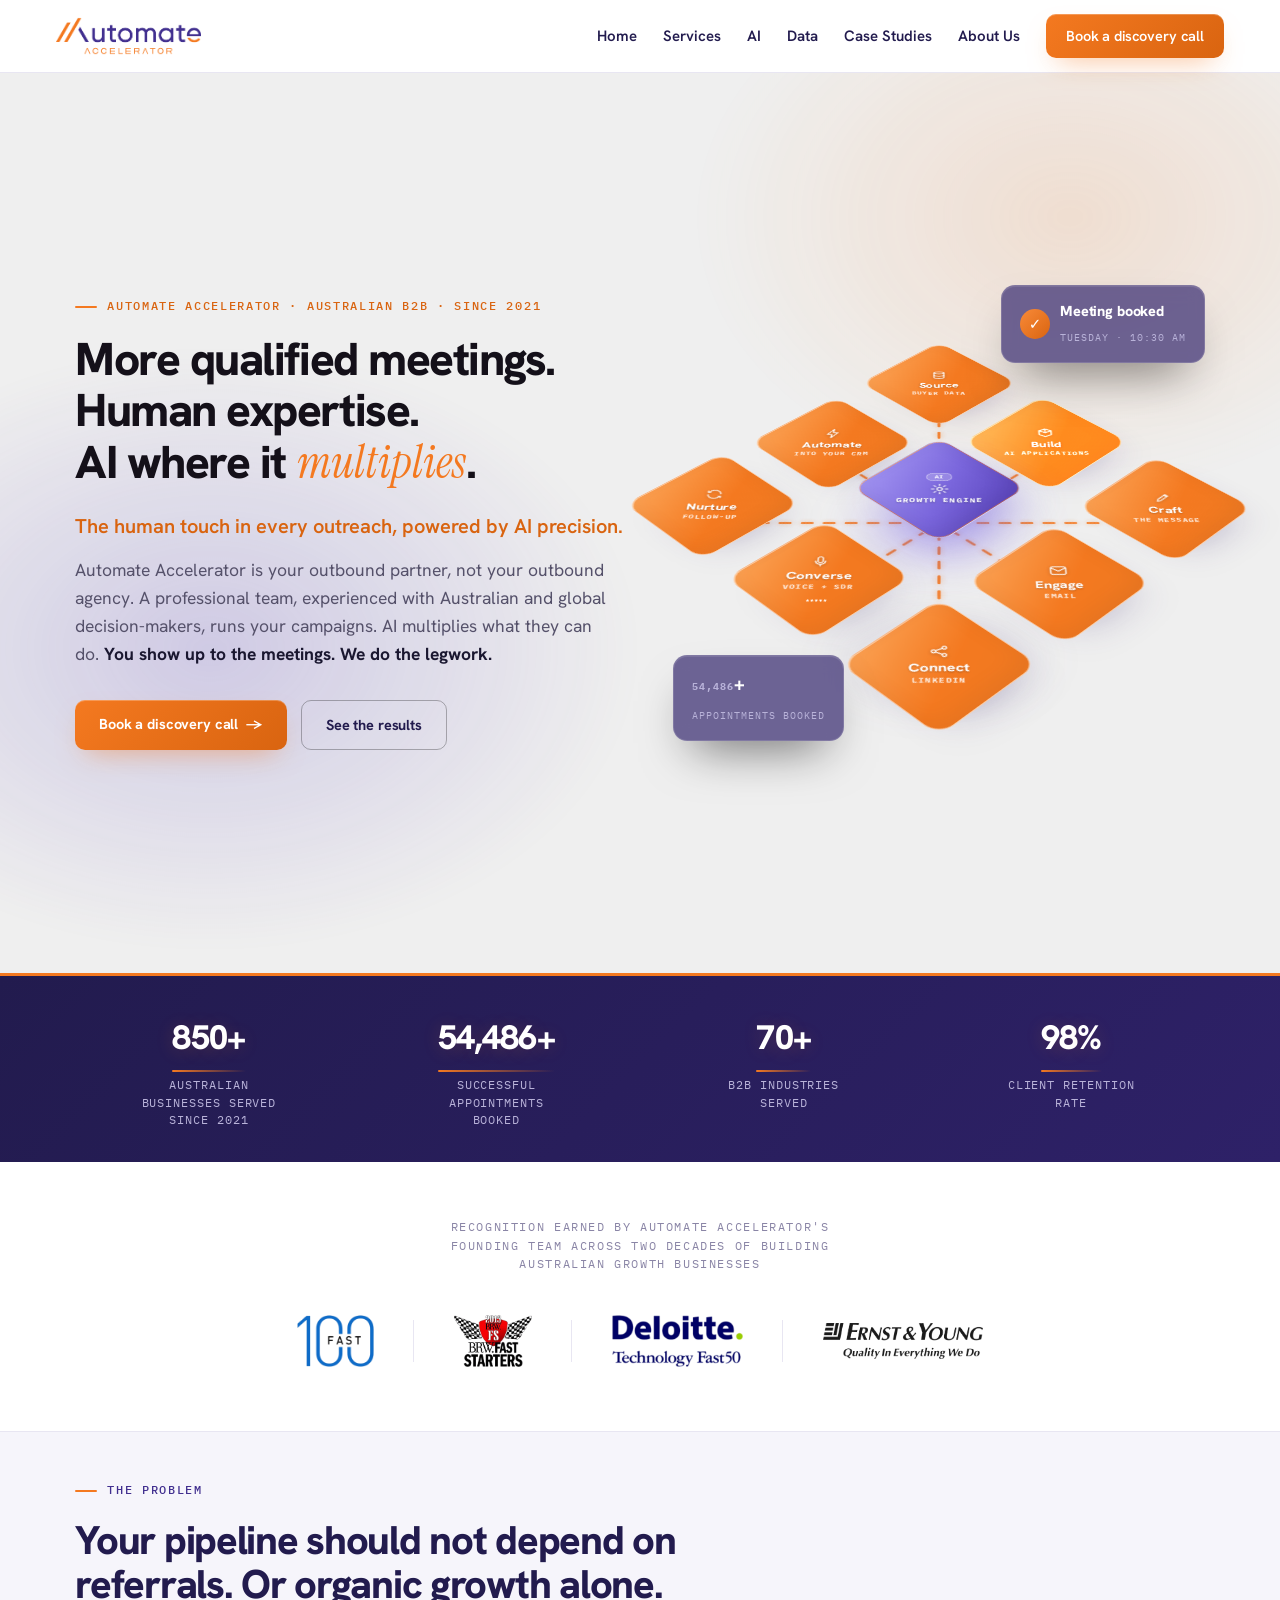
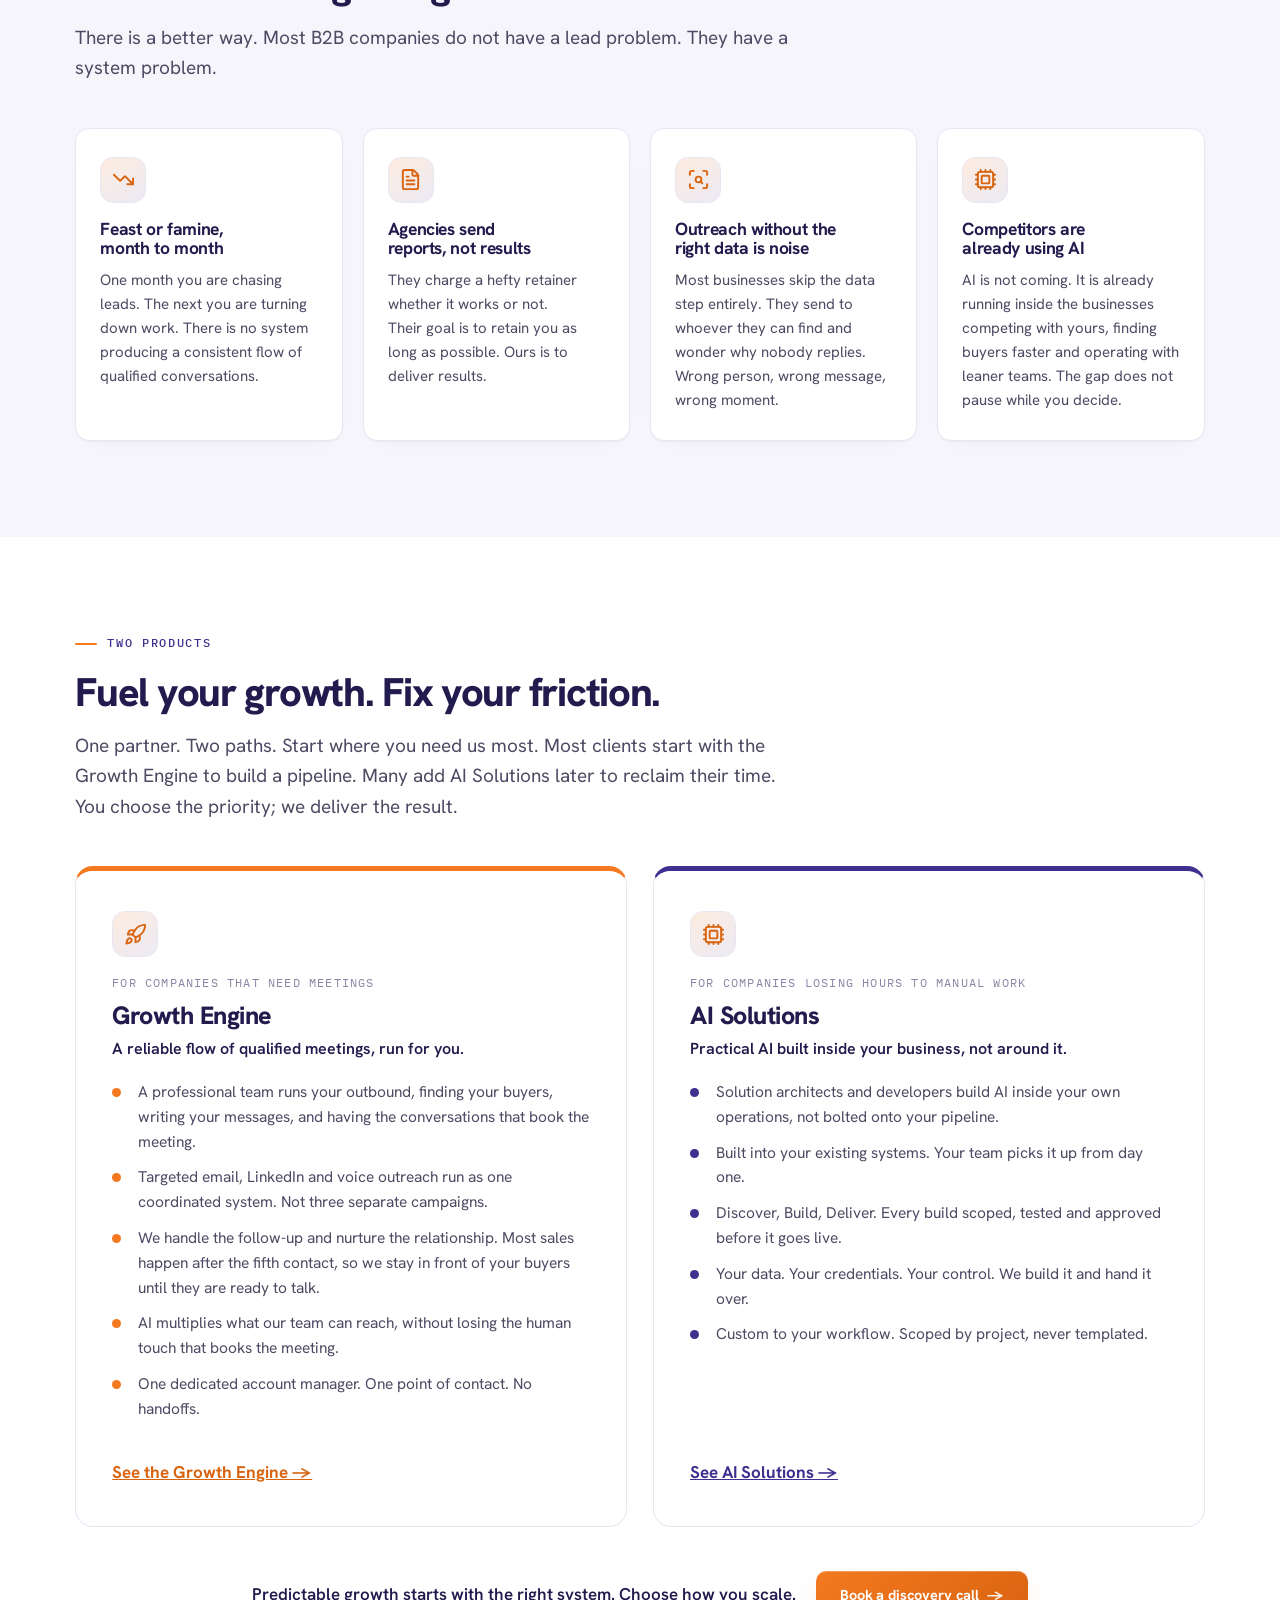
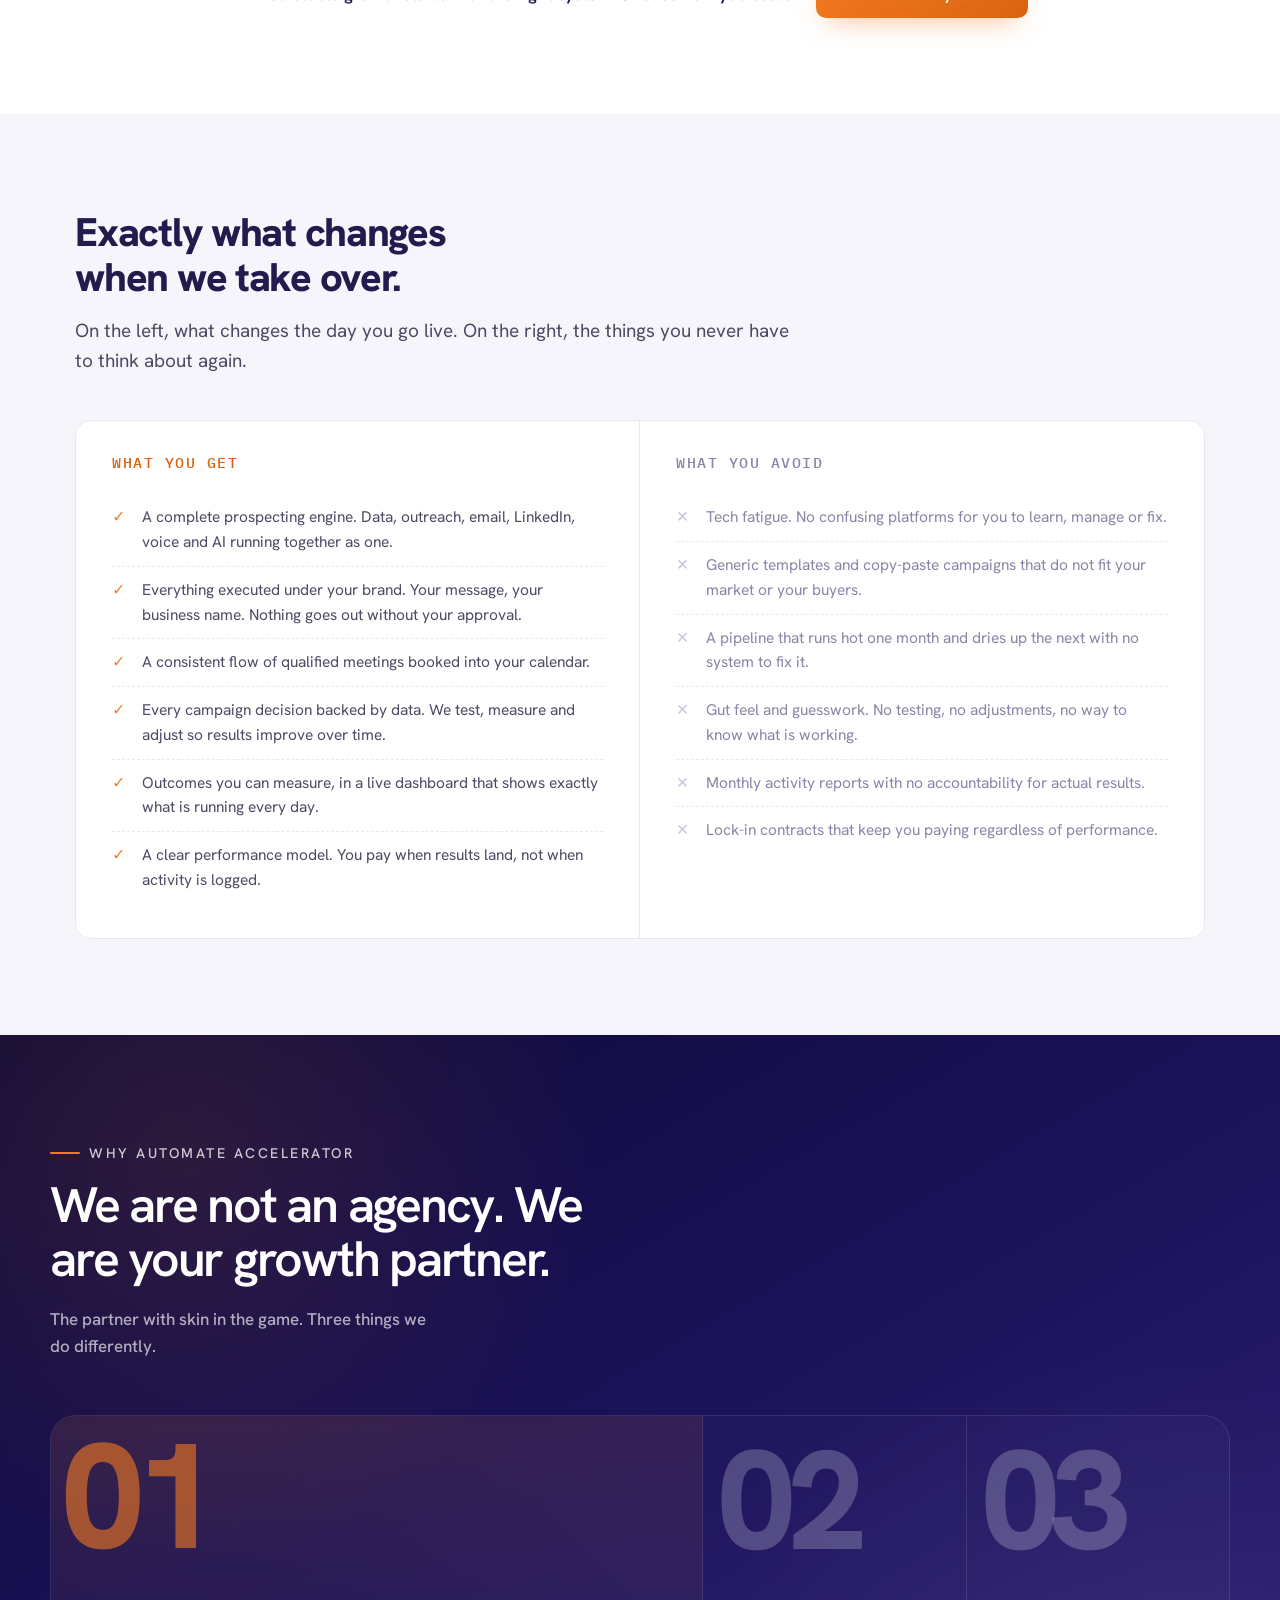
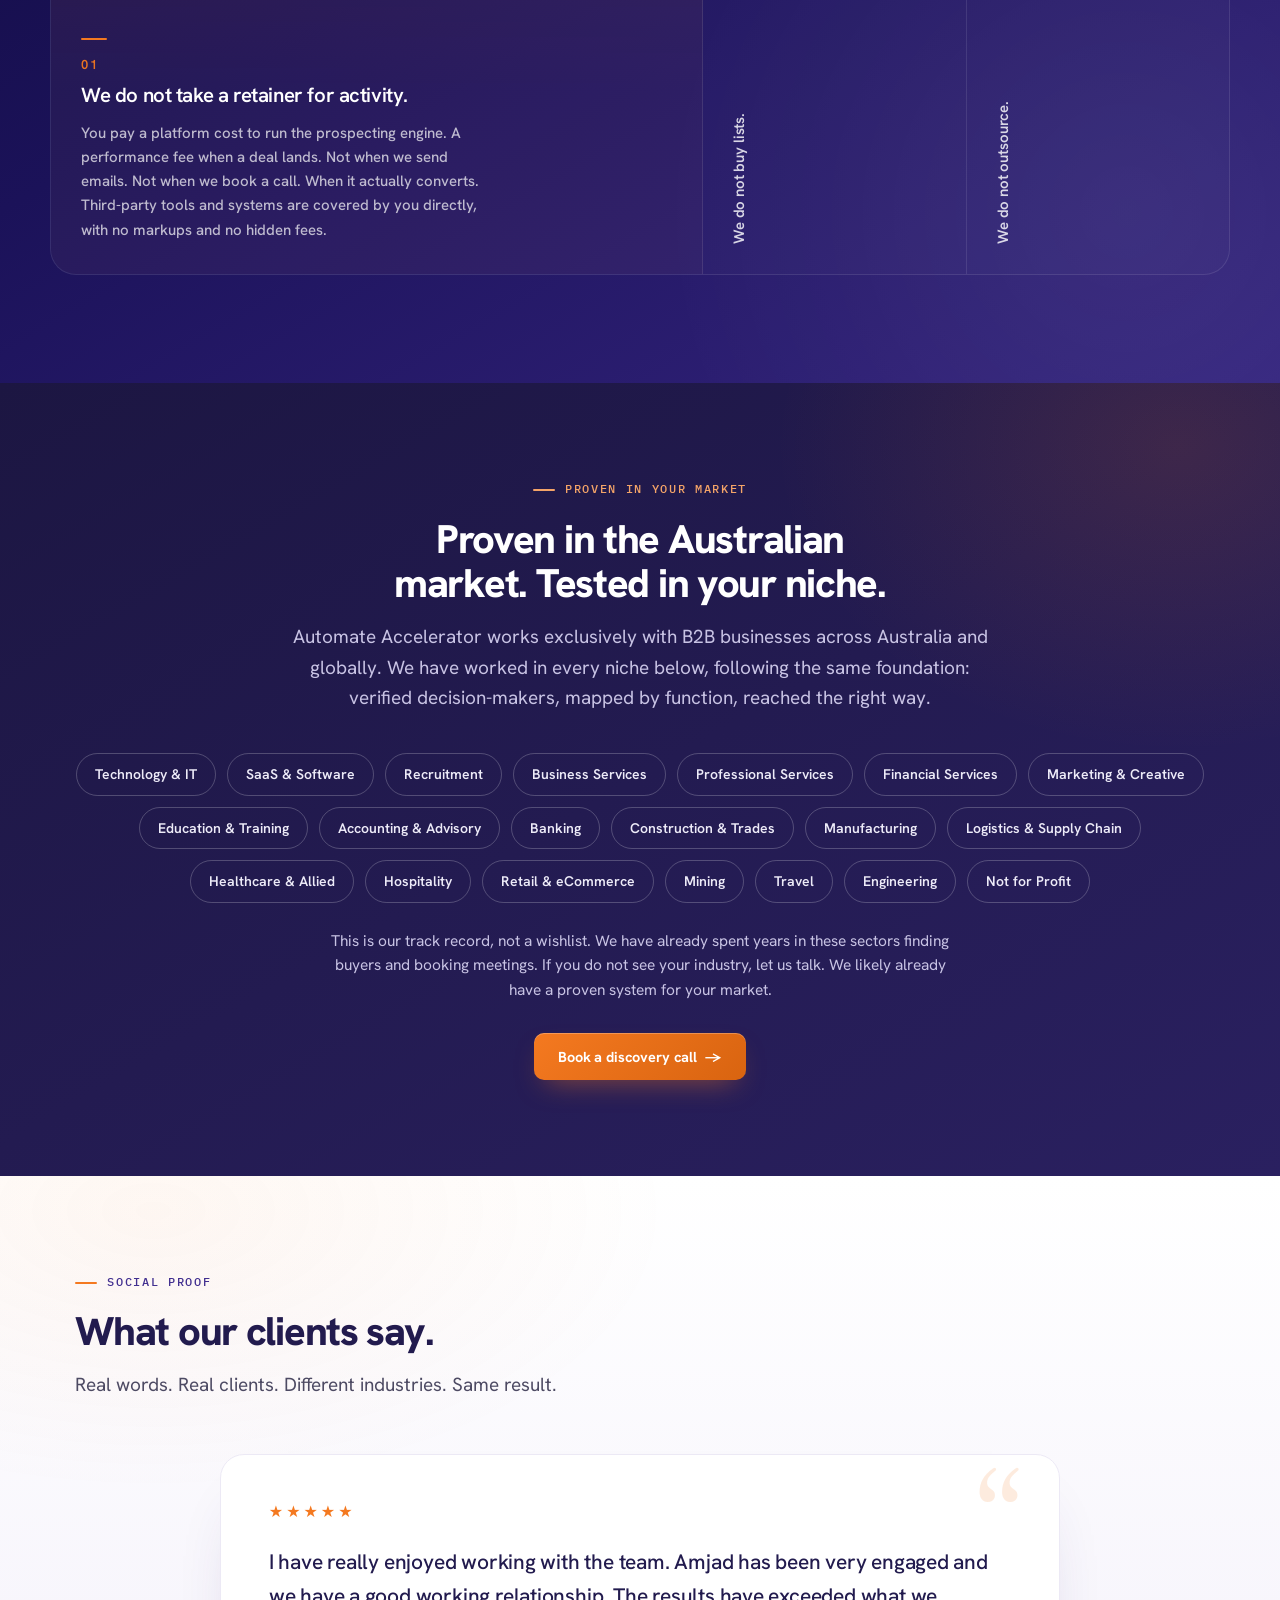
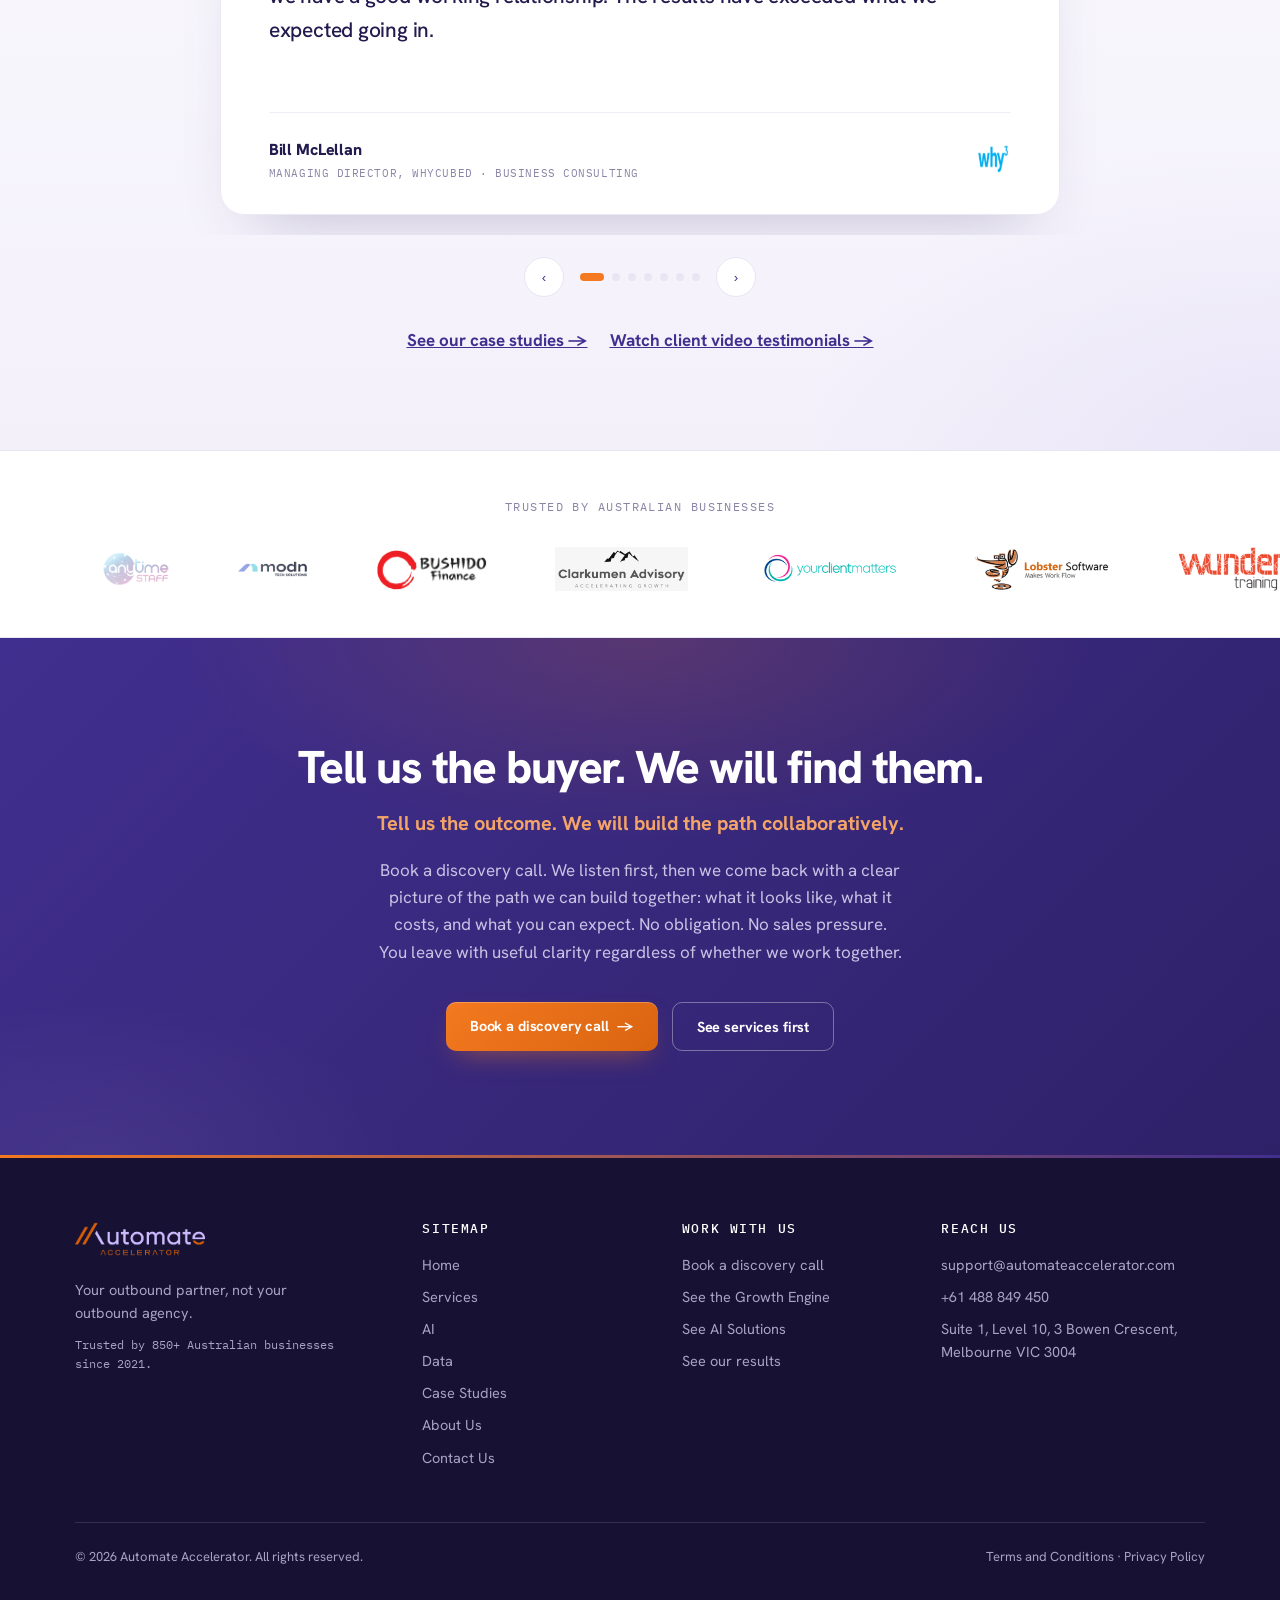
<file: index.html>
<!DOCTYPE html>
<html lang="en-AU">
<head>
<meta charset="UTF-8">
<meta name="viewport" content="width=device-width, initial-scale=1.0">
<meta name="description" content="Automate Accelerator is your outbound partner, not your outbound agency. A professional Australian team runs your campaigns and AI multiplies what they can do. More qualified meetings for B2B businesses since 2021.">
<meta property="og:title" content="Automate Accelerator | More Qualified Meetings. Human Expertise. AI Where It Multiplies.">
<meta property="og:description" content="Automate Accelerator is your outbound partner, not your outbound agency. A professional Australian team runs your campaigns and AI multiplies what they can do. More qualified meetings for B2B businesses since 2021.">
<meta property="og:type" content="website">
<meta property="og:site_name" content="Automate Accelerator">
<meta property="og:locale" content="en_AU">
<meta property="og:url" content="https://automateaccelerator.com/">
<meta property="og:image" content="https://automateaccelerator.com/AA-logo-dark.png">
<meta name="twitter:card" content="summary">
<meta name="twitter:image" content="https://automateaccelerator.com/AA-logo-dark.png">
<meta name="theme-color" content="#221B4E">
<link rel="canonical" href="https://automateaccelerator.com/">
<link rel="icon" type="image/svg+xml" href="assets/favicon.svg">
<title>Automate Accelerator | More Qualified Meetings. Human Expertise. AI Where It Multiplies.</title>
<link rel="preconnect" href="https://fonts.googleapis.com">
<link rel="preconnect" href="https://fonts.gstatic.com" crossorigin>
<link rel="preconnect" href="https://esm.sh" crossorigin>
<link rel="modulepreload" href="https://esm.sh/react@18.3.1" crossorigin>
<link rel="modulepreload" href="https://esm.sh/react-dom@18.3.1/client" crossorigin>
<link rel="modulepreload" href="https://esm.sh/shaders@2.5.135/react?deps=react@18.3.1,react-dom@18.3.1" crossorigin>
<link href="https://fonts.googleapis.com/css2?family=Hanken+Grotesk:wght@300;400;500;600;700;800&family=IBM+Plex+Mono:wght@400;500&family=Instrument+Serif:ital@0;1&display=swap" rel="stylesheet">
<link rel="stylesheet" href="styles.css">
<link rel="stylesheet" href="motion.css">
<link rel="stylesheet" href="motion-plus.css">
<link rel="stylesheet" href="card3d.css">
<link rel="stylesheet" href="engine.css">
<link rel="stylesheet" href="why-section.css">
<noscript><style>.rv,.why-reveal,.why-panel{opacity:1;transform:none;filter:none}</style></noscript>
</head>
<body>

<header>
  <div class="wrap nav">
    <a href="#top" aria-label="Automate Accelerator home"><img src="AA-logo-dark.png" alt="Automate Accelerator"></a>
    <ul>
      <li><a href="#top">Home</a></li>
      <li><a href="services.html">Services</a></li>
      <li><a href="ai.html">AI</a></li>
      <li><a href="data.html">Data</a></li>
      <li><a href="case-studies.html">Case Studies</a></li>
      <li><a href="about.html">About Us</a></li>
      <li><a class="btn btn-primary" href="contact.html">Book a discovery call</a></li>
    </ul>
  </div>
</header>

<!-- 1 · HERO (dark stage + animated isometric engine) -->
<section class="home-hero" id="top">
  <div class="hero-shader" id="heroShader" aria-hidden="true"></div>
  <div class="wrap hero-grid">
    <div>
      <span class="eyebrow hh-in">Automate Accelerator · Australian B2B · Since 2021</span>
      <h1><span class="hl"><span class="w" style="--wi:0">More</span> <span class="w" style="--wi:1">qualified</span> <span class="w" style="--wi:2">meetings.</span></span> <span class="hl"><span class="w" style="--wi:3">Human</span> <span class="w" style="--wi:4">expertise.</span></span> <span class="hl"><span class="w" style="--wi:5">AI</span> <span class="w" style="--wi:6">where</span> <span class="w" style="--wi:7">it</span> <span class="w si" style="--wi:8">multiplies</span><span class="w" style="--wi:9">.</span></span></h1>
      <p class="sub hh-in d2">The human touch in every outreach, powered by AI precision.</p>
      <p class="lead hh-in d3">Automate Accelerator is your outbound partner, not your outbound agency. A professional team, experienced with Australian and global decision-makers, runs your campaigns. AI multiplies what they can do. <strong style="color:#1a1730;font-weight:700">You show up to the meetings. We do the legwork.</strong></p>
      <div class="hero-ctas hh-in d4">
        <a class="btn btn-primary" href="contact.html">Book a discovery call</a>
        <a class="btn btn-ghost" href="#numbers">See the results</a>
      </div>
    </div>
    <div class="iso" aria-hidden="true">
        <div class="iso-plane">
          <svg class="eng-links" viewBox="0 0 440 440">
            <path class="lk" d="M61 61 L220 220"/>
            <path class="lk" d="M220 61 L220 220"/>
            <path class="lk" d="M379 61 L220 220"/>
            <path class="lk" d="M61 220 L220 220"/>
            <path class="lk" d="M379 220 L220 220"/>
            <path class="lk" d="M61 379 L220 220"/>
            <path class="lk" d="M220 379 L220 220"/>
            <path class="lk" d="M379 379 L220 220"/>
          </svg>
          <div class="tile ch" style="--z:24px;--d:0s"><span><svg class="ic" viewBox="0 0 24 24" fill="none" stroke="#fff" stroke-width="1.7" stroke-linecap="round" stroke-linejoin="round"><path d="M20 11a8 8 0 0 0-14-4.6M4 5v3h3"/><path d="M4 13a8 8 0 0 0 14 4.6M20 19v-3h-3"/></svg><b>Nurture</b><em>Follow-up</em></span></div>
          <div class="tile ch" style="--z:20px;--d:.5s"><span><svg class="ic" viewBox="0 0 24 24" fill="none" stroke="#fff" stroke-width="1.7" stroke-linecap="round" stroke-linejoin="round"><path d="M13 2 4 14h6l-1 8 9-12h-6l1-8z"/></svg><b>Automate</b><em>Into your CRM</em></span></div>
          <div class="tile ch" style="--z:22px;--d:1s"><span><svg class="ic" viewBox="0 0 24 24" fill="none" stroke="#fff" stroke-width="1.7" stroke-linecap="round" stroke-linejoin="round"><ellipse cx="12" cy="6" rx="7" ry="2.6"/><path d="M5 6v6c0 1.4 3.1 2.6 7 2.6s7-1.2 7-2.6V6"/><path d="M5 12v6c0 1.4 3.1 2.6 7 2.6s7-1.2 7-2.6v-6"/></svg><b>Source</b><em>Buyer Data</em></span></div>
          <div class="tile ch" style="--z:23px;--d:1.5s"><span><svg class="ic" viewBox="0 0 24 24" fill="none" stroke="#fff" stroke-width="1.7" stroke-linecap="round" stroke-linejoin="round"><rect x="9" y="3" width="6" height="11" rx="3"/><path d="M6 11a6 6 0 0 0 12 0"/><path d="M12 17v3"/></svg><b>Converse</b><em>Voice + SDR</em><b class="wave"><i></i><i></i><i></i><i></i><i></i></b></span></div>
          <div class="tile core"><span><em class="ai">AI</em><svg class="ic" viewBox="0 0 24 24" fill="none" stroke="#fff" stroke-width="1.7" stroke-linecap="round" stroke-linejoin="round"><circle cx="12" cy="12" r="3.2"/><path d="M12 2v3M12 19v3M2 12h3M19 12h3M4.9 4.9 7 7M17 17l2.1 2.1M19.1 4.9 17 7M7 17l-2.1 2.1"/></svg><b>Growth Engine</b></span></div>
          <div class="tile ch" style="--z:21px;--d:2s"><span><svg class="ic" viewBox="0 0 24 24" fill="none" stroke="#fff" stroke-width="1.7" stroke-linecap="round" stroke-linejoin="round"><path d="M12 2 20 6.5v9L12 20 4 15.5v-9L12 2z"/><path d="M12 2v9M12 11l8-4.5M12 11 4 6.5"/></svg><b>Build</b><em>AI Applications</em></span></div>
          <div class="tile ch" style="--z:19px;--d:2.5s"><span><svg class="ic" viewBox="0 0 24 24" fill="none" stroke="#fff" stroke-width="1.7" stroke-linecap="round" stroke-linejoin="round"><circle cx="6" cy="12" r="2.4"/><circle cx="18" cy="6" r="2.4"/><circle cx="18" cy="18" r="2.4"/><path d="M8.1 10.9 15.9 7.1M8.1 13.1l7.8 3.8"/></svg><b>Connect</b><em>LinkedIn</em></span></div>
          <div class="tile ch" style="--z:18px;--d:3s"><span><svg class="ic" viewBox="0 0 24 24" fill="none" stroke="#fff" stroke-width="1.7" stroke-linecap="round" stroke-linejoin="round"><rect x="3" y="5" width="18" height="14" rx="2.5"/><path d="M4 7.5l8 5.5 8-5.5"/></svg><b>Engage</b><em>Email</em></span></div>
          <div class="tile ch" style="--z:20px;--d:3.5s"><span><svg class="ic" viewBox="0 0 24 24" fill="none" stroke="#fff" stroke-width="1.7" stroke-linecap="round" stroke-linejoin="round"><path d="M4 20l1.2-4.2L15 6l3 3-9.8 9.8z"/><path d="M13.5 7.5l3 3"/></svg><b>Craft</b><em>The Message</em></span></div>
        </div>
        <div class="hud hud-count"><b><span id="engCount" data-count="54486">0</span>+</b><span>appointments booked</span></div>
      <div class="hud hud-meet" id="engMeet"><div class="tick">✓</div><div><b>Meeting booked</b><span>Tuesday · 10:30 am</span></div></div>
    </div>
  </div>
</section>

<!-- Metric strip -->
<div class="metrics" id="numbers">
  <div class="wrap">
    <div class="metric"><b><span data-count="850">0</span>+</b><span>Australian businesses served since 2021</span></div>
    <div class="metric"><b><span data-count="54486">0</span>+</b><span>Successful appointments booked</span></div>
    <div class="metric"><b><span data-count="70">0</span>+</b><span>B2B industries served</span></div>
    <div class="metric"><b><span data-count="98">0</span>%</b><span>Client retention rate</span></div>
  </div>
</div>

<!-- 2 · AWARDS -->
<section class="awards">
  <div class="wrap">
    <p>Recognition earned by Automate Accelerator's founding team across two decades of building Australian growth businesses</p>
    <div class="award-row">
      <div class="award-logo"><img src="assets/awards/brw-fast-100.png" alt="BRW Fast 100"></div>
      <div class="award-logo"><img src="assets/awards/brw-fast-starters.png" alt="BRW Fast Starters"></div>
      <div class="award-logo"><img src="assets/awards/deloitte-technology-fast-50.png" alt="Deloitte Technology Fast 50"></div>
      <div class="award-logo"><img src="assets/awards/ernst-young.png" alt="Ernst &amp; Young"></div>
    </div>
  </div>
</section>

<!-- 3 · PROBLEM -->
<section class="problem">
  <div class="wrap">
    <span class="eyebrow">The problem</span>
    <h2 class="sec">Your pipeline should not depend on referrals. Or organic growth alone.</h2>
    <p class="sec-intro">There is a better way. Most B2B companies do not have a lead problem. They have a system problem.</p>
    <div class="cards4">
      <div class="card rv"><span class="ico"><svg xmlns="http://www.w3.org/2000/svg" width="24" height="24" viewBox="0 0 24 24" fill="none" stroke="currentColor" stroke-width="2" stroke-linecap="round" stroke-linejoin="round"><path d="M16 17h6v-6" /><path d="m22 17-8.5-8.5-5 5L2 7" /></svg></span><h3>Feast or famine, month to month</h3><p>One month you are chasing leads. The next you are turning down work. There is no system producing a consistent flow of qualified conversations.</p></div>
      <div class="card rv"><span class="ico"><svg xmlns="http://www.w3.org/2000/svg" width="24" height="24" viewBox="0 0 24 24" fill="none" stroke="currentColor" stroke-width="2" stroke-linecap="round" stroke-linejoin="round"><path d="M6 22a2 2 0 0 1-2-2V4a2 2 0 0 1 2-2h8a2.4 2.4 0 0 1 1.704.706l3.588 3.588A2.4 2.4 0 0 1 20 8v12a2 2 0 0 1-2 2z" /><path d="M14 2v5a1 1 0 0 0 1 1h5" /><path d="M10 9H8" /><path d="M16 13H8" /><path d="M16 17H8" /></svg></span><h3>Agencies send reports, not results</h3><p>They charge a hefty retainer whether it works or not. Their goal is to retain you as long as possible. Ours is to deliver results.</p></div>
      <div class="card rv"><span class="ico"><svg xmlns="http://www.w3.org/2000/svg" width="24" height="24" viewBox="0 0 24 24" fill="none" stroke="currentColor" stroke-width="2" stroke-linecap="round" stroke-linejoin="round"><path d="M3 7V5a2 2 0 0 1 2-2h2" /><path d="M17 3h2a2 2 0 0 1 2 2v2" /><path d="M21 17v2a2 2 0 0 1-2 2h-2" /><path d="M7 21H5a2 2 0 0 1-2-2v-2" /><circle cx="12" cy="12" r="3" /><path d="m16 16-1.9-1.9" /></svg></span><h3>Outreach without the right data is noise</h3><p>Most businesses skip the data step entirely. They send to whoever they can find and wonder why nobody replies. Wrong person, wrong message, wrong moment.</p></div>
      <div class="card rv"><span class="ico"><svg xmlns="http://www.w3.org/2000/svg" width="24" height="24" viewBox="0 0 24 24" fill="none" stroke="currentColor" stroke-width="2" stroke-linecap="round" stroke-linejoin="round"><path d="M12 20v2" /><path d="M12 2v2" /><path d="M17 20v2" /><path d="M17 2v2" /><path d="M2 12h2" /><path d="M2 17h2" /><path d="M2 7h2" /><path d="M20 12h2" /><path d="M20 17h2" /><path d="M20 7h2" /><path d="M7 20v2" /><path d="M7 2v2" /><rect x="4" y="4" width="16" height="16" rx="2" /><rect x="8" y="8" width="8" height="8" rx="1" /></svg></span><h3>Competitors are already using AI</h3><p>AI is not coming. It is already running inside the businesses competing with yours, finding buyers faster and operating with leaner teams. The gap does not pause while you decide.</p></div>
    </div>
  </div>
</section>

<!-- 4 · TWO PRODUCTS -->
<section>
  <div class="wrap">
    <span class="eyebrow">Two products</span>
    <h2 class="sec">Fuel your growth. Fix your friction.</h2>
    <p class="sec-intro">One partner. Two paths. Start where you need us most. Most clients start with the Growth Engine to build a pipeline. Many add AI Solutions later to reclaim their time. You choose the priority; we deliver the result.</p>
    <div class="paths">
      <div class="path growth rv">
        <span class="ico"><svg xmlns="http://www.w3.org/2000/svg" width="24" height="24" viewBox="0 0 24 24" fill="none" stroke="currentColor" stroke-width="2" stroke-linecap="round" stroke-linejoin="round"><path d="M12 15v5s3.03-.55 4-2c1.08-1.62 0-5 0-5" /><path d="M4.5 16.5c-1.5 1.26-2 5-2 5s3.74-.5 5-2c.71-.84.7-2.13-.09-2.91a2.18 2.18 0 0 0-2.91-.09" /><path d="M9 12a22 22 0 0 1 2-3.95A12.88 12.88 0 0 1 22 2c0 2.72-.78 7.5-6 11a22.4 22.4 0 0 1-4 2z" /><path d="M9 12H4s.55-3.03 2-4c1.62-1.08 5 .05 5 .05" /></svg></span>
        <p class="p-for">For companies that need meetings</p>
        <h3>Growth Engine</h3>
        <p class="p-lead">A reliable flow of qualified meetings, run for you.</p>
        <ul>
          <li>A professional team runs your outbound, finding your buyers, writing your messages, and having the conversations that book the meeting.</li>
          <li>Targeted email, LinkedIn and voice outreach run as one coordinated system. Not three separate campaigns.</li>
          <li>We handle the follow-up and nurture the relationship. Most sales happen after the fifth contact, so we stay in front of your buyers until they are ready to talk.</li>
          <li>AI multiplies what our team can reach, without losing the human touch that books the meeting.</li>
          <li>One dedicated account manager. One point of contact. No handoffs.</li>
        </ul>
        <a class="p-cta" href="services.html">See the Growth Engine →</a>
      </div>
      <div class="path ai rv">
        <span class="ico"><svg xmlns="http://www.w3.org/2000/svg" width="24" height="24" viewBox="0 0 24 24" fill="none" stroke="currentColor" stroke-width="2" stroke-linecap="round" stroke-linejoin="round"><path d="M12 20v2" /><path d="M12 2v2" /><path d="M17 20v2" /><path d="M17 2v2" /><path d="M2 12h2" /><path d="M2 17h2" /><path d="M2 7h2" /><path d="M20 12h2" /><path d="M20 17h2" /><path d="M20 7h2" /><path d="M7 20v2" /><path d="M7 2v2" /><rect x="4" y="4" width="16" height="16" rx="2" /><rect x="8" y="8" width="8" height="8" rx="1" /></svg></span>
        <p class="p-for">For companies losing hours to manual work</p>
        <h3>AI Solutions</h3>
        <p class="p-lead">Practical AI built inside your business, not around it.</p>
        <ul>
          <li>Solution architects and developers build AI inside your own operations, not bolted onto your pipeline.</li>
          <li>Built into your existing systems. Your team picks it up from day one.</li>
          <li>Discover, Build, Deliver. Every build scoped, tested and approved before it goes live.</li>
          <li>Your data. Your credentials. Your control. We build it and hand it over.</li>
          <li>Custom to your workflow. Scoped by project, never templated.</li>
        </ul>
        <a class="p-cta" href="ai.html">See AI Solutions →</a>
      </div>
    </div>
    <p class="paths-close">Predictable growth starts with the right system. Choose how you scale.<a class="btn btn-primary" href="contact.html">Book a discovery call</a></p>
  </div>
</section>

<!-- 5 · GET / AVOID -->
<section class="compare">
  <div class="wrap">
    <h2 class="sec">Exactly what changes when we take over.</h2>
    <p class="sec-intro">On the left, what changes the day you go live. On the right, the things you never have to think about again.</p>
    <div class="cmp rv">
      <div class="get">
        <h3>What you get</h3>
        <ul>
          <li>A complete prospecting engine. Data, outreach, email, LinkedIn, voice and AI running together as one.</li>
          <li>Everything executed under your brand. Your message, your business name. Nothing goes out without your approval.</li>
          <li>A consistent flow of qualified meetings booked into your calendar.</li>
          <li>Every campaign decision backed by data. We test, measure and adjust so results improve over time.</li>
          <li>Outcomes you can measure, in a live dashboard that shows exactly what is running every day.</li>
          <li>A clear performance model. You pay when results land, not when activity is logged.</li>
        </ul>
      </div>
      <div class="avoid">
        <h3>What you avoid</h3>
        <ul>
          <li>Tech fatigue. No confusing platforms for you to learn, manage or fix.</li>
          <li>Generic templates and copy-paste campaigns that do not fit your market or your buyers.</li>
          <li>A pipeline that runs hot one month and dries up the next with no system to fix it.</li>
          <li>Gut feel and guesswork. No testing, no adjustments, no way to know what is working.</li>
          <li>Monthly activity reports with no accountability for actual results.</li>
          <li>Lock-in contracts that keep you paying regardless of performance.</li>
        </ul>
      </div>
    </div>
  </div>
</section>

<!-- 6 · WHY AA (v2 imported: expanding panel rail) -->
<section class="why-section" id="why-section">
  <div class="why-wrap">
    <div class="why-intro why-reveal">
      <div class="why-label">WHY AUTOMATE ACCELERATOR</div>
      <h2>We are not an agency. We are your growth partner.</h2>
      <p>The partner with skin in the game. Three things we do differently.</p>
    </div>

    <div class="why-panels why-reveal" id="whyPanels" role="tablist" aria-label="Why Automate Accelerator, three differentiators" style="--delay: 140ms;">
      <button class="why-panel active" type="button" role="tab" data-why-panel="0" aria-expanded="true" aria-controls="whyPanelBody0">
        <span class="why-panel-index" aria-hidden="true">01</span>
        <span class="why-panel-label-collapsed">We do not take a retainer for activity.</span>
        <span class="why-panel-chevron" aria-hidden="true"><svg viewBox="0 0 24 24" fill="none" stroke="currentColor" stroke-width="2" stroke-linecap="round" stroke-linejoin="round"><path d="M6 9l6 6 6-6"/></svg></span>
        <span class="why-panel-expanded" id="whyPanelBody0">
          <span class="why-panel-expanded-inner">
            <span class="why-panel-rule" aria-hidden="true"></span>
            <span class="why-panel-index-small">01</span>
            <span class="why-panel-title">We do not take a retainer for activity.</span>
            <span class="why-panel-body">You pay a platform cost to run the prospecting engine. A performance fee when a deal lands. Not when we send emails. Not when we book a call. When it actually converts. Third-party tools and systems are covered by you directly, with no markups and no hidden fees.</span>
          </span>
        </span>
      </button>

      <button class="why-panel" type="button" role="tab" data-why-panel="1" aria-expanded="false" aria-controls="whyPanelBody1">
        <span class="why-panel-index" aria-hidden="true">02</span>
        <span class="why-panel-label-collapsed">We do not buy lists.</span>
        <span class="why-panel-chevron" aria-hidden="true"><svg viewBox="0 0 24 24" fill="none" stroke="currentColor" stroke-width="2" stroke-linecap="round" stroke-linejoin="round"><path d="M6 9l6 6 6-6"/></svg></span>
        <span class="why-panel-expanded" id="whyPanelBody1">
          <span class="why-panel-expanded-inner">
            <span class="why-panel-rule" aria-hidden="true"></span>
            <span class="why-panel-index-small">02</span>
            <span class="why-panel-title">We do not buy lists.</span>
            <span class="why-panel-body">We do not guess your buyer. We map them by decision-maker title, industry, location, and company size, with every contact verified across multiple sources before a single message goes out.</span>
          </span>
        </span>
      </button>

      <button class="why-panel" type="button" role="tab" data-why-panel="2" aria-expanded="false" aria-controls="whyPanelBody2">
        <span class="why-panel-index" aria-hidden="true">03</span>
        <span class="why-panel-label-collapsed">We do not outsource.</span>
        <span class="why-panel-chevron" aria-hidden="true"><svg viewBox="0 0 24 24" fill="none" stroke="currentColor" stroke-width="2" stroke-linecap="round" stroke-linejoin="round"><path d="M6 9l6 6 6-6"/></svg></span>
        <span class="why-panel-expanded" id="whyPanelBody2">
          <span class="why-panel-expanded-inner">
            <span class="why-panel-rule" aria-hidden="true"></span>
            <span class="why-panel-index-small">03</span>
            <span class="why-panel-title">We do not outsource.</span>
            <span class="why-panel-body">A dedicated professional team, every one of them on our payroll, answering to one standard of work. The person who runs your data, writes your copy, and makes your calls all sit inside the same company. You get the whole team, not a contractor managing contractors.</span>
          </span>
        </span>
      </button>
    </div>
  </div>
</section>

<!-- 7 · INDUSTRIES -->
<section class="industries">
  <div class="wrap">
    <span class="eyebrow">Proven in your market</span>
    <h2 class="sec">Proven in the Australian market. Tested in your niche.</h2>
    <p class="sec-intro">Automate Accelerator works exclusively with B2B businesses across Australia and globally. We have worked in every niche below, following the same foundation: verified decision-makers, mapped by function, reached the right way.</p>
    <div class="ind-grid">
      <span class="ind">Technology &amp; IT</span><span class="ind">SaaS &amp; Software</span><span class="ind">Recruitment</span><span class="ind">Business Services</span><span class="ind">Professional Services</span><span class="ind">Financial Services</span><span class="ind">Marketing &amp; Creative</span><span class="ind">Education &amp; Training</span><span class="ind">Accounting &amp; Advisory</span><span class="ind">Banking</span><span class="ind">Construction &amp; Trades</span><span class="ind">Manufacturing</span><span class="ind">Logistics &amp; Supply Chain</span><span class="ind">Healthcare &amp; Allied</span><span class="ind">Hospitality</span><span class="ind">Retail &amp; eCommerce</span><span class="ind">Mining</span><span class="ind">Travel</span><span class="ind">Engineering</span><span class="ind">Not for Profit</span>
    </div>
    <p class="ind-track">This is our track record, not a wishlist. We have already spent years in these sectors finding buyers and booking meetings. If you do not see your industry, let us talk. We likely already have a proven system for your market.</p>
    <a class="btn btn-primary" href="contact.html" style="margin-top:30px">Book a discovery call</a>
  </div>
</section>

<!-- 8 · TESTIMONIALS (slider) -->
<section class="testi">
  <div class="wrap">
    <span class="eyebrow">Social proof</span>
    <h2 class="sec">What our clients say.</h2>
    <p class="sec-intro">Real words. Real clients. Different industries. Same result.</p>
    <div class="tslider" id="tslider">
      <div class="ttrack" id="ttrack">
        <div class="tslide"><div class="tcard"><div class="tstars" aria-hidden="true">★★★★★</div><p>I have really enjoyed working with the team. Amjad has been very engaged and we have a good working relationship. The results have exceeded what we expected going in.</p><div class="tfoot"><div class="twho"><b>Bill McLellan</b><span>Managing Director, WhyCubed · Business Consulting</span></div><img class="t-logo" src="assets/clients/whycubed.png" alt="WhyCubed logo" loading="lazy"></div></div></div>
        <div class="tslide"><div class="tcard"><div class="tstars" aria-hidden="true">★★★★★</div><p>Working with AA has changed the way we approach business development entirely.</p><div class="tfoot"><div class="twho"><b>Daniel</b><span>CGO, Growth Australia · Workplace Fitout, Sydney NSW</span></div><span class="t-mono" aria-label="Growth Australia">GA</span></div></div></div>
        <div class="tslide"><div class="tcard"><div class="tstars" aria-hidden="true">★★★★★</div><p>AA understood our technical market immediately and built a system that actually resonated with our prospects.</p><div class="tfoot"><div class="twho"><b>Peter</b><span>CEO, Lookup · IT &amp; Cybersecurity</span></div><span class="t-mono" aria-label="Lookup">Lo</span></div></div></div>
        <div class="tslide"><div class="tcard"><div class="tstars" aria-hidden="true">★★★★★</div><p>When we came to Automate Accelerator, we were looking for a team that could genuinely move the needle for our business, and that is exactly what we found. Professional, attentive, and truly invested in our success. We are already seeing real momentum with bookings coming in.</p><div class="tfoot"><div class="twho"><b>Ben Skender</b><span>MODN Tech Solutions · B2B Technology Services, Perth WA</span></div><img class="t-logo" src="assets/clients/modn-tech.png" alt="MODN Tech Solutions logo" loading="lazy"></div></div></div>
        <div class="tslide"><div class="tcard"><div class="tstars" aria-hidden="true">★★★★★</div><p>The discipline that Automate Accelerator has brought has helped me connect with my leads with a more targeted approach. Would thoroughly recommend anyone thinking to give it a go. They bring the smarts, tools, consistency and accountability.</p><div class="tfoot"><div class="twho"><b>Anthony Woods</b><span>Pinnacle Traction · Business Coaching</span></div><span class="t-mono" aria-label="Pinnacle Traction">PT</span></div></div></div>
        <div class="tslide"><div class="tcard"><div class="tstars" aria-hidden="true">★★★★★</div><p>AA has been very good and effective with its intelligence and ability to grab the right opportunities. Great and experienced team to work with. They know their market and they deliver on what they promise.</p><div class="tfoot"><div class="twho"><b>Mohan Kumar</b><span>SoftnetX · IT Services</span></div><img class="t-logo" src="assets/clients/softnetx.png" alt="SoftnetX logo" loading="lazy"></div></div></div>
        <div class="tslide"><div class="tcard"><div class="tstars" aria-hidden="true">★★★★★</div><p>I have worked with these guys for over a year now and they have been a good team to work with.</p><div class="tfoot"><div class="twho"><b>Brendon Butcher</b><span>HardHat Media · Marketing Services</span></div><img class="t-logo" src="assets/clients/hardhat-media.png" alt="HardHat Media logo" loading="lazy"></div></div></div>
      </div>
    </div>
    <div class="tnav">
      <button class="tarrow" id="tprev" aria-label="Previous testimonial">‹</button>
      <div class="tdots" id="tdots"></div>
      <button class="tarrow" id="tnext" aria-label="Next testimonial">›</button>
    </div>
    <div class="tlinks">
      <a href="case-studies.html">See our case studies →</a>
      <a href="case-studies.html">Watch client video testimonials →</a>
    </div>
  </div>
</section>

<!-- 9 · CLIENT LOGO WALL -->
<section class="logo-wall" aria-label="Clients of Automate Accelerator">
  <p class="lead">Trusted by Australian businesses</p>
  <div class="logo-track">
    <div class="logo-set"><div class="logo-item"><img src="assets/clients/adcraft-studio.svg" alt="Adcraft Studio logo" loading="lazy"></div><div class="logo-item"><img class="lg-sm" src="assets/clients/anytime-staff.png" alt="Anytime Staff logo" loading="lazy"></div><div class="logo-item"><img class="lg-sm" src="assets/clients/modn-tech.png" alt="MODN Tech Solutions logo" loading="lazy"></div><div class="logo-item"><img src="assets/clients/bushido-finance.png" alt="Bushido Finance logo" loading="lazy"></div><div class="logo-item"><img src="assets/clients/clarkumen-advisory.png" alt="Clarkumen Advisory logo" loading="lazy"></div><div class="logo-item"><img src="assets/clients/your-client-matters.png" alt="Your Client Matters logo" loading="lazy"></div><div class="logo-item"><img src="assets/clients/lobster-software.png" alt="Lobster Software logo" loading="lazy"></div><div class="logo-item"><img src="assets/clients/wunder-training.png" alt="Wunder Training logo" loading="lazy"></div><div class="logo-item"><img src="assets/clients/neurocapability.png" alt="NeuroCapability logo" loading="lazy"></div><div class="logo-item"><img class="lg-sm" src="assets/clients/pvh-fitness.png" alt="PVH Fitness logo" loading="lazy"></div><div class="logo-item"><img src="assets/clients/pluss-communities.png" alt="Pluss Communities logo" loading="lazy"></div><div class="logo-item"><img src="assets/clients/bizhub.png" alt="BizHub logo" loading="lazy"></div><div class="logo-item"><img src="assets/clients/digital-pr.svg" alt="Digital PR logo" loading="lazy"></div><div class="logo-item"><img class="lg-sm" src="assets/clients/samurai-karate.png" alt="Samurai Karate logo" loading="lazy"></div><div class="logo-item"><img src="assets/clients/cic-technology.png" alt="CIC Technology logo" loading="lazy"></div><div class="logo-item"><img class="lg-sm" src="assets/clients/deal-mechanics.png" alt="Deal Mechanics logo" loading="lazy"></div><div class="logo-item"><img class="lg-xs" src="assets/clients/onepassport.png" alt="OnePassport logo" loading="lazy"></div><div class="logo-item"><img src="assets/clients/resource-industry-media.png" alt="Resource Industry Media logo" loading="lazy"></div></div>
    <div class="logo-set" aria-hidden="true"><div class="logo-item"><img src="assets/clients/adcraft-studio.svg" alt="" aria-hidden="true"></div><div class="logo-item"><img class="lg-sm" src="assets/clients/anytime-staff.png" alt="" aria-hidden="true"></div><div class="logo-item"><img class="lg-sm" src="assets/clients/modn-tech.png" alt="" aria-hidden="true"></div><div class="logo-item"><img src="assets/clients/bushido-finance.png" alt="" aria-hidden="true"></div><div class="logo-item"><img src="assets/clients/clarkumen-advisory.png" alt="" aria-hidden="true"></div><div class="logo-item"><img src="assets/clients/your-client-matters.png" alt="" aria-hidden="true"></div><div class="logo-item"><img src="assets/clients/lobster-software.png" alt="" aria-hidden="true"></div><div class="logo-item"><img src="assets/clients/wunder-training.png" alt="" aria-hidden="true"></div><div class="logo-item"><img src="assets/clients/neurocapability.png" alt="" aria-hidden="true"></div><div class="logo-item"><img class="lg-sm" src="assets/clients/pvh-fitness.png" alt="" aria-hidden="true"></div><div class="logo-item"><img src="assets/clients/pluss-communities.png" alt="" aria-hidden="true"></div><div class="logo-item"><img src="assets/clients/bizhub.png" alt="" aria-hidden="true"></div><div class="logo-item"><img src="assets/clients/digital-pr.svg" alt="" aria-hidden="true"></div><div class="logo-item"><img class="lg-sm" src="assets/clients/samurai-karate.png" alt="" aria-hidden="true"></div><div class="logo-item"><img src="assets/clients/cic-technology.png" alt="" aria-hidden="true"></div><div class="logo-item"><img class="lg-sm" src="assets/clients/deal-mechanics.png" alt="" aria-hidden="true"></div><div class="logo-item"><img class="lg-xs" src="assets/clients/onepassport.png" alt="" aria-hidden="true"></div><div class="logo-item"><img src="assets/clients/resource-industry-media.png" alt="" aria-hidden="true"></div></div>
  </div>
</section>

<!-- 10 · FINAL CTA -->
<section class="final" id="book">
  <div class="wrap">
    <h2>Tell us the buyer. We will find them.</h2>
    <p class="sub2">Tell us the outcome. We will build the path collaboratively.</p>
    <p>Book a discovery call. We listen first, then we come back with a clear picture of the path we can build together: what it looks like, what it costs, and what you can expect. No obligation. No sales pressure. You leave with useful clarity regardless of whether we work together.</p>
    <div class="hero-ctas" style="justify-content:center">
      <a class="btn btn-primary" href="contact.html">Book a discovery call</a>
      <a class="btn btn-ghost" href="services.html">See services first</a>
    </div>
  </div>
</section>

<footer>
  <div class="wrap">
    <div class="foot">
      <div>
        <img src="AA-logo-dark.png" alt="Automate Accelerator">
        <p>Your outbound partner, not your outbound agency.</p>
        <p style="margin-top:10px;font-family:var(--mono);font-size:12px">Trusted by 850+ Australian businesses since 2021.</p>
      </div>
      <div>
        <h4>Sitemap</h4>
        <ul><li><a href="index.html">Home</a></li><li><a href="services.html">Services</a></li><li><a href="ai.html">AI</a></li><li><a href="data.html">Data</a></li><li><a href="case-studies.html">Case Studies</a></li><li><a href="about.html">About Us</a></li><li><a href="contact.html">Contact Us</a></li></ul>
      </div>
      <div>
        <h4>Work with us</h4>
        <ul><li><a href="contact.html">Book a discovery call</a></li><li><a href="services.html">See the Growth Engine</a></li><li><a href="ai.html">See AI Solutions</a></li><li><a href="case-studies.html">See our results</a></li></ul>
      </div>
      <div>
        <h4>Reach us</h4>
        <ul>
          <li><a href="mailto:support@automateaccelerator.com">support@automateaccelerator.com</a></li>
          <li><a href="tel:+61488849450">+61 488 849 450</a></li>
          <li>Suite 1, Level 10, 3 Bowen Crescent,<br>Melbourne VIC 3004</li>
        </ul>
      </div>
    </div>
    <div class="foot-bar">
      <span>© 2026 Automate Accelerator. All rights reserved.</span>
      <span><a href="terms.html">Terms and Conditions</a> · <a href="privacy.html">Privacy Policy</a></span>
    </div>
  </div>
</footer>

<script>
/* Engine activity: channels pulse data along their connectors into the core;
   every few cycles the core lights and the Meeting-booked chip re-glows.
   All classes/styles pre-exist in styles.css; reduced-motion stands down. */
(function(){
  if(window.matchMedia('(prefers-reduced-motion: reduce)').matches) return;
  var links = document.querySelectorAll('.eng-links .lk');
  var tiles = document.querySelectorAll('.iso-plane .tile.ch');
  var core  = document.querySelector('.iso-plane .tile.core');
  var meet  = document.getElementById('engMeet');
  if(!links.length || tiles.length !== links.length) return;
  var order = [2, 7, 4, 1, 6, 0, 3, 5], step = 0;
  function pulse(){
    var i = order[step % order.length]; step++;
    links[i].classList.add('flow');
    tiles[i].classList.add('act');
    setTimeout(function(){ links[i].classList.remove('flow'); }, 900);
    setTimeout(function(){ tiles[i].classList.remove('act'); }, 1000);
    if(core && step % 4 === 0){
      setTimeout(function(){
        core.classList.add('act');
        setTimeout(function(){ core.classList.remove('act'); }, 1200);
      }, 450);
    }
  }
  setInterval(pulse, 1700);
  setTimeout(pulse, 800);
  if(meet){
    setInterval(function(){
      meet.classList.add('rebook');
      setTimeout(function(){ meet.classList.remove('rebook'); }, 900);
    }, 8300);
  }
})();
</script>
<!-- Hero animated shader background (shared module) -->
<script type="module" src="hero-shader.js"></script>
<script src="assets/vendor/gsap.min.js" defer></script>
<script src="app.js" defer></script>
<script src="motion-plus.js" defer></script>
<script src="motion.js" defer></script>
<script src="why-section.js" defer></script>
<script src="card3d.js" defer></script>
</body>
</html>
</file>
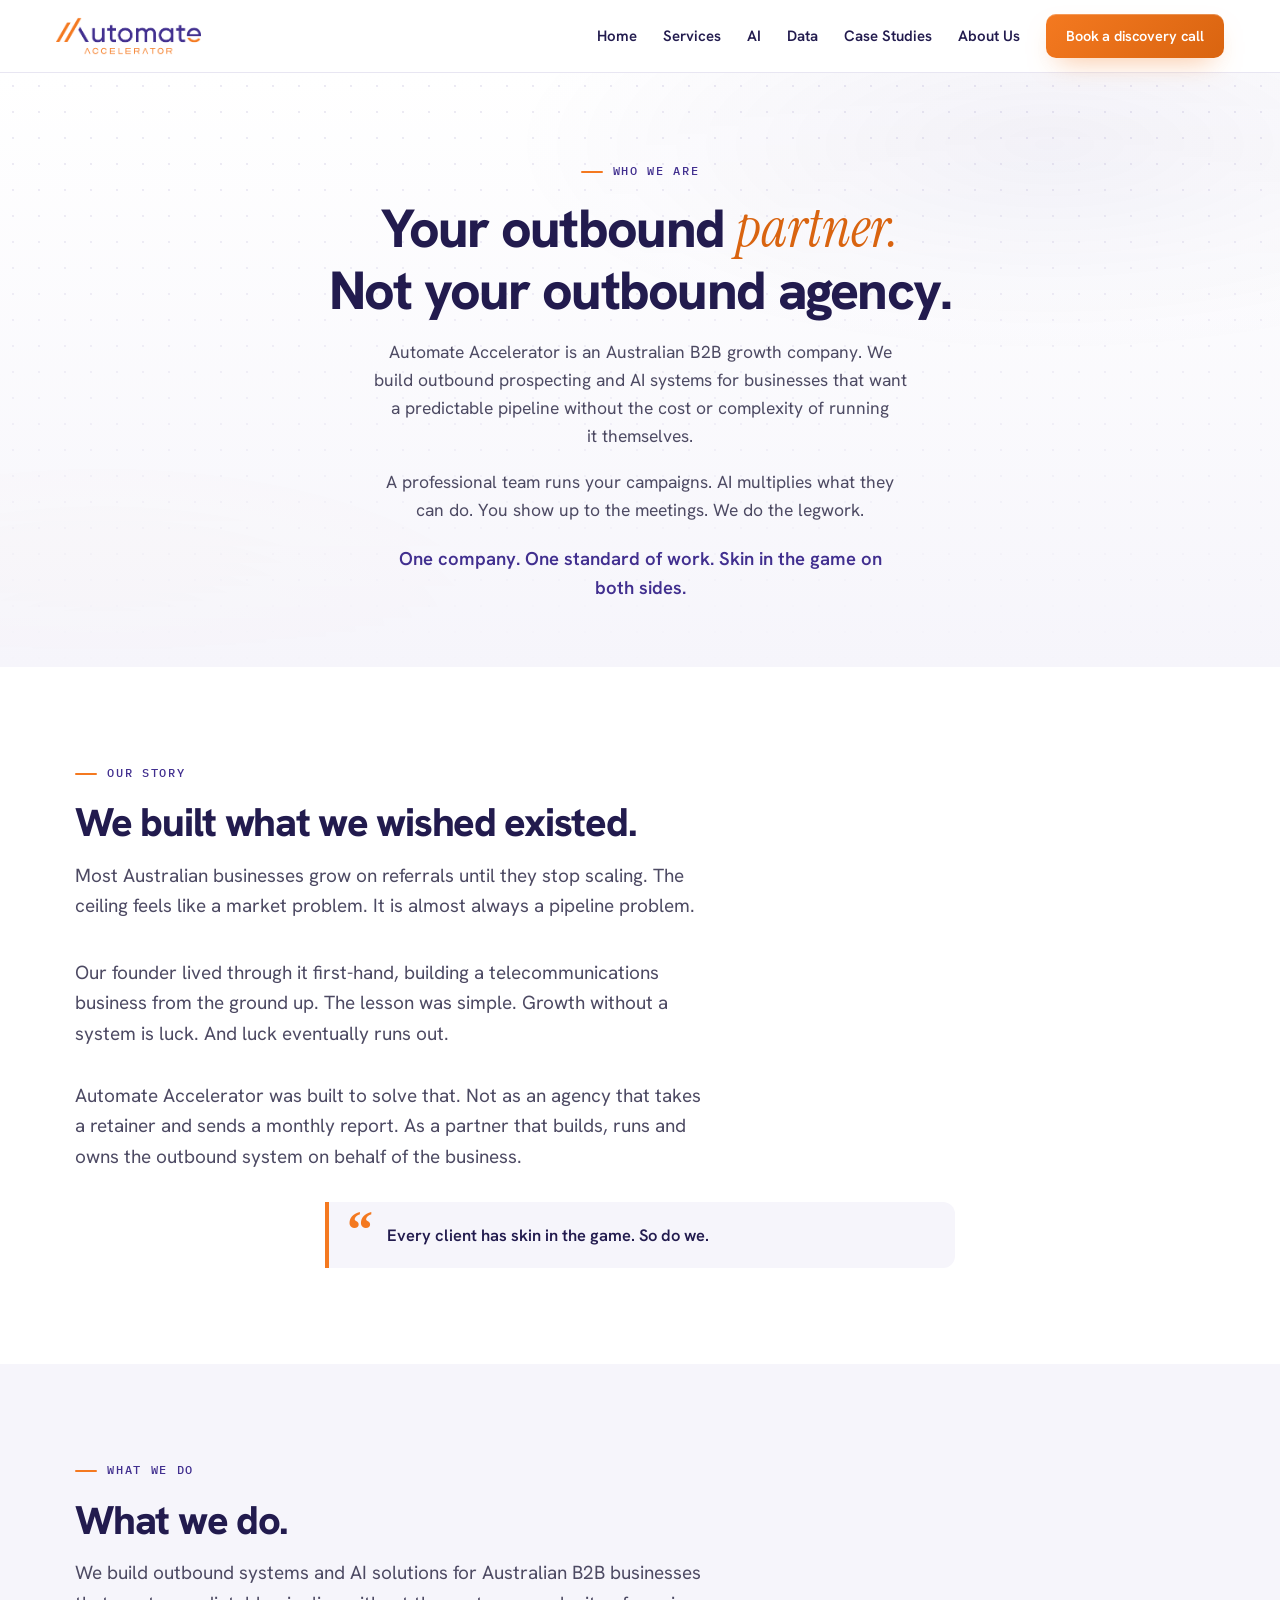
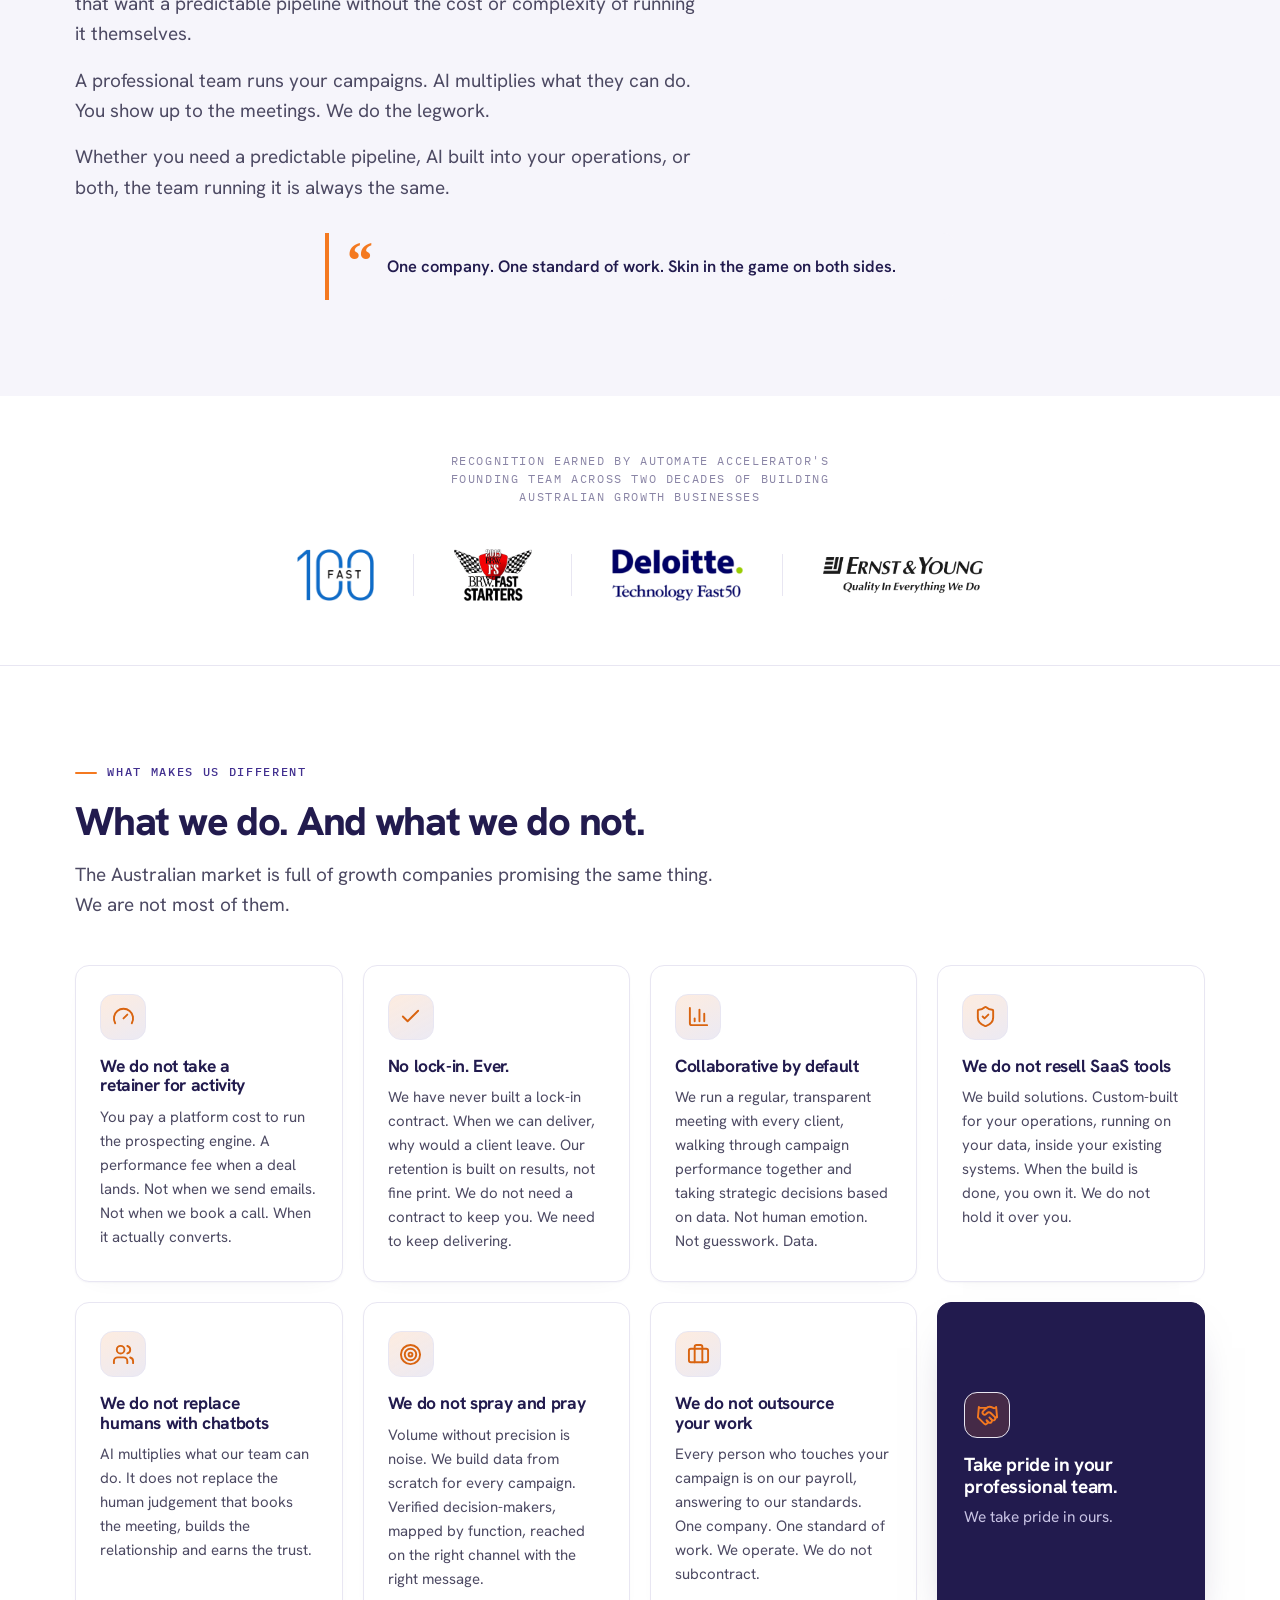
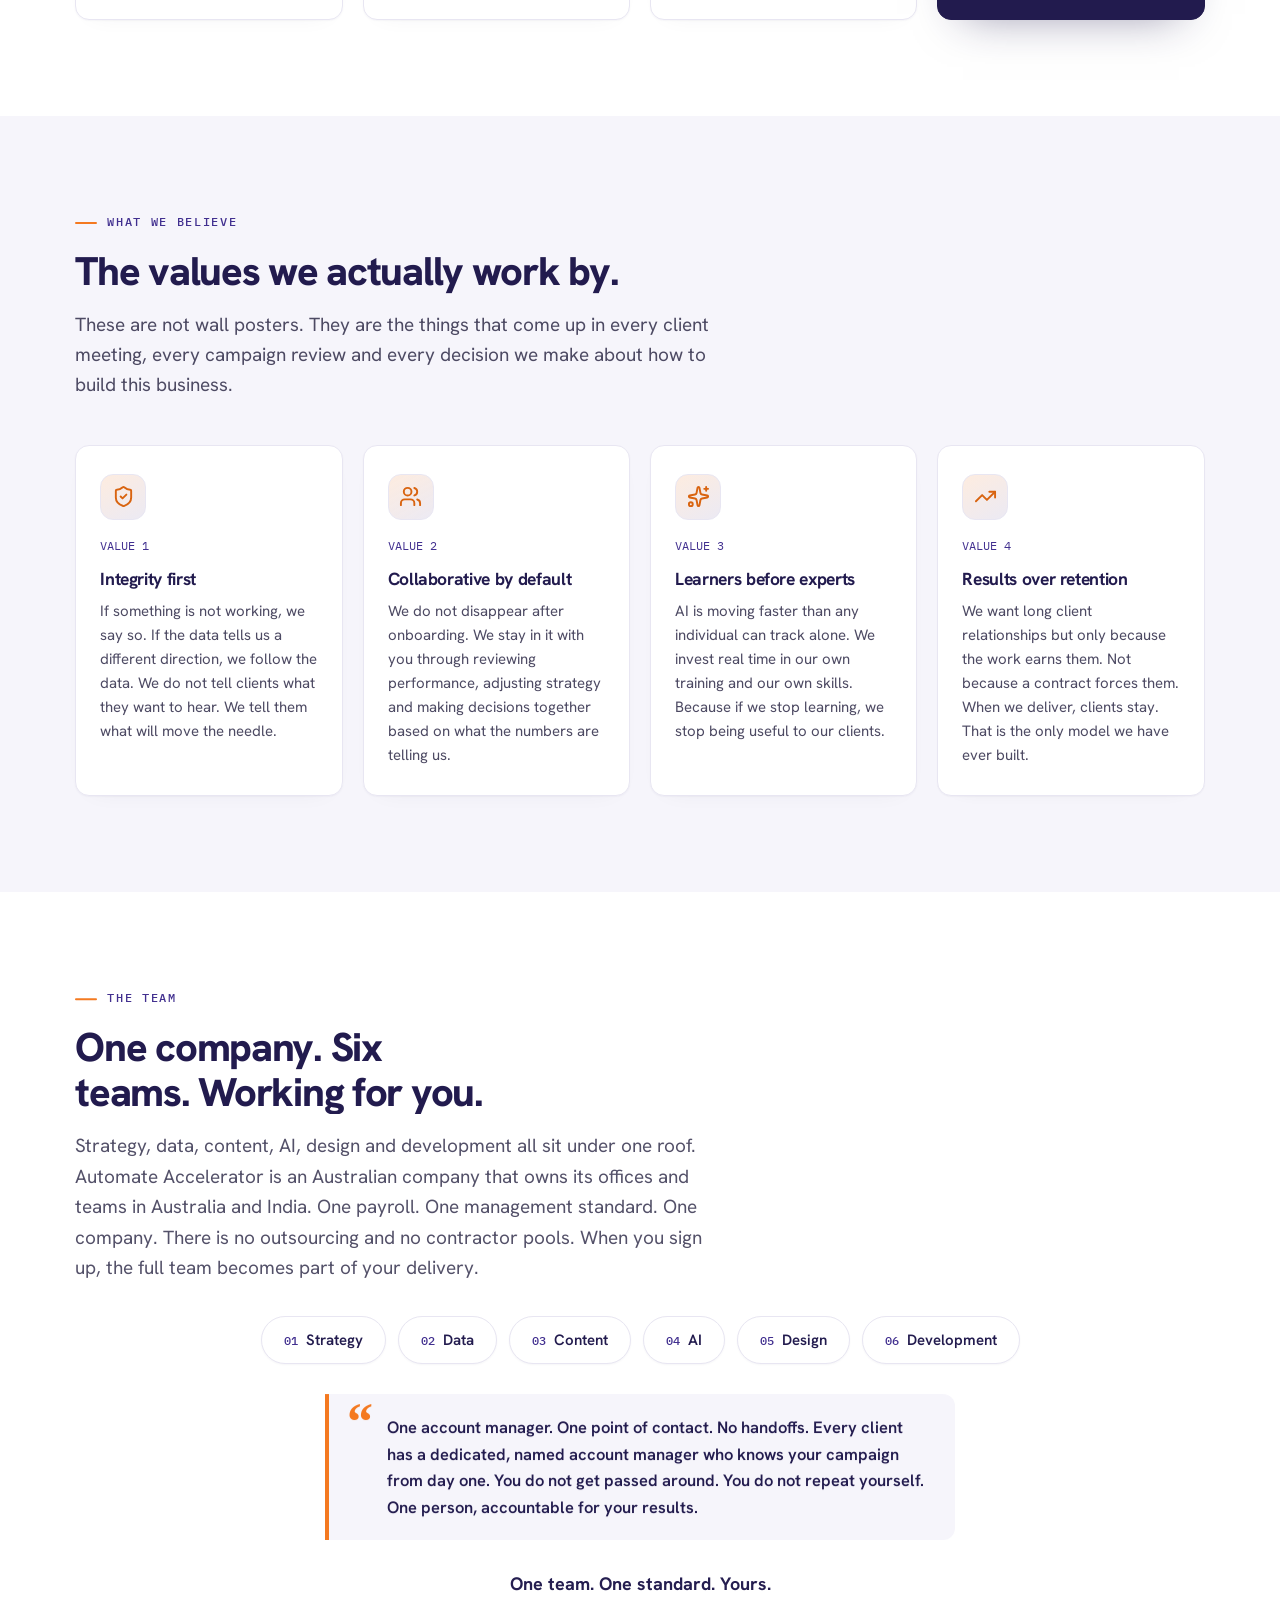
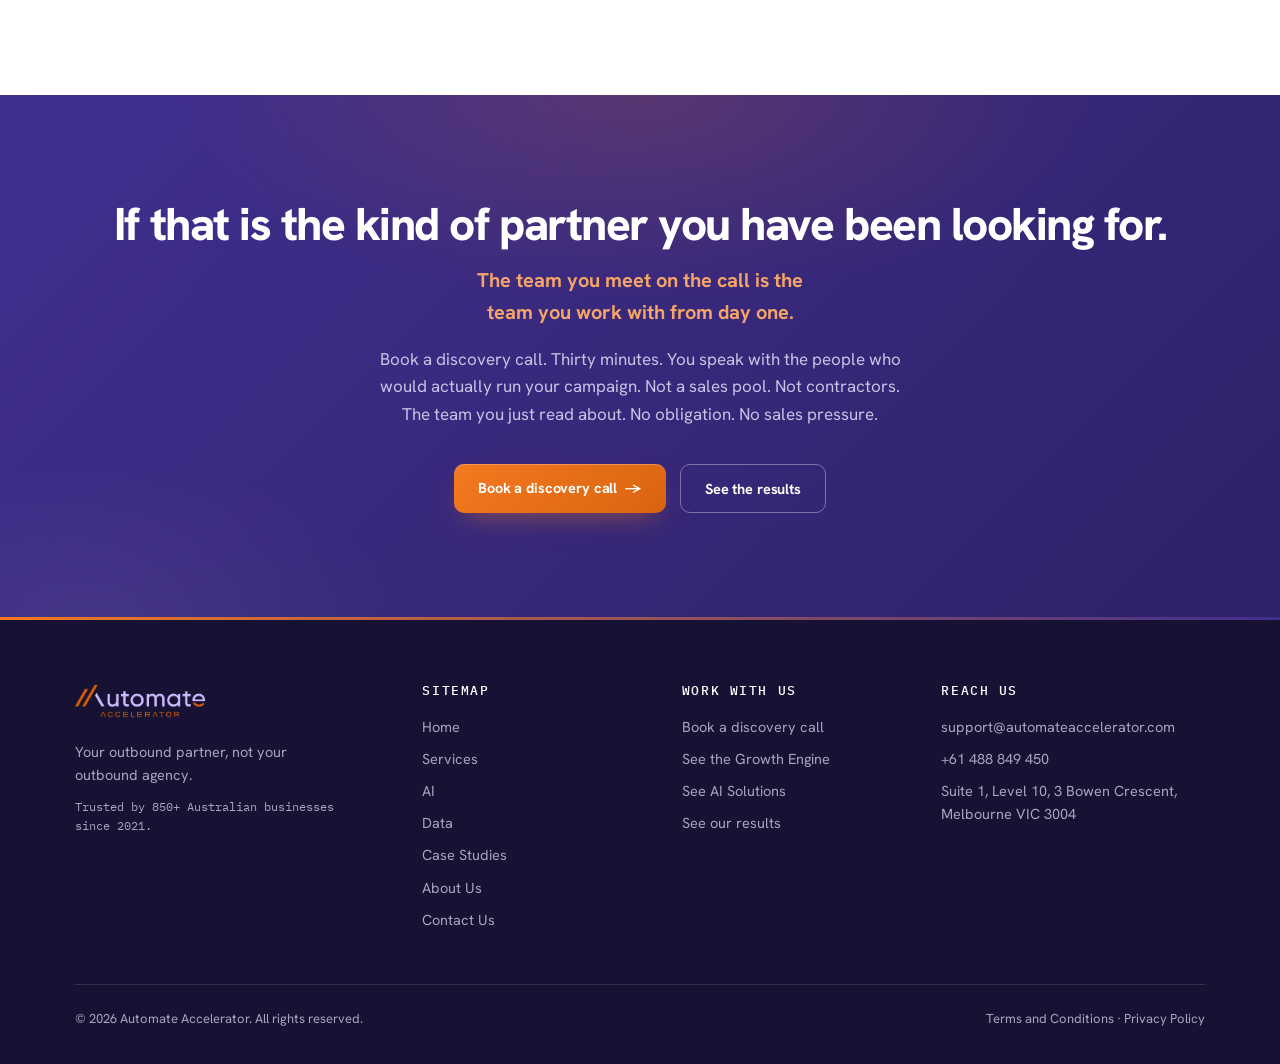
<file: about.html>
<!DOCTYPE html>
<html lang="en-AU">
<head>
<meta charset="UTF-8">
<meta name="viewport" content="width=device-width, initial-scale=1.0">
<meta name="description" content="Automate Accelerator is an Australian B2B growth company. We build outbound prospecting and AI systems for businesses that want a predictable pipeline. One company, one standard of work.">
<meta property="og:title" content="About Us | Automate Accelerator · Your Outbound Partner, Not Your Outbound Agency">
<meta property="og:description" content="Automate Accelerator is an Australian B2B growth company. We build outbound prospecting and AI systems for businesses that want a predictable pipeline. One company, one standard of work.">
<meta property="og:type" content="website">
<meta property="og:site_name" content="Automate Accelerator">
<meta property="og:locale" content="en_AU">
<meta name="twitter:card" content="summary">
<meta name="theme-color" content="#221B4E">
<link rel="icon" type="image/svg+xml" href="assets/favicon.svg">
<title>About Us | Automate Accelerator · Your Outbound Partner, Not Your Outbound Agency</title>
<link rel="preconnect" href="https://fonts.googleapis.com">
<link rel="preconnect" href="https://fonts.gstatic.com" crossorigin>
<link href="https://fonts.googleapis.com/css2?family=Hanken+Grotesk:wght@300;400;500;600;700;800&family=IBM+Plex+Mono:wght@400;500&family=Instrument+Serif:ital@0;1&display=swap" rel="stylesheet">
<link rel="stylesheet" href="styles.css">
<link rel="stylesheet" href="motion.css">
<link rel="stylesheet" href="motion-plus.css">
<link rel="stylesheet" href="card3d.css">
<style>
  /* About-page scoped components */
  .about-hero{padding:88px 0 64px}
  /* hierarchy pyramid: heading takes the widest measure (two clean phrase
     lines), the leads sit narrower beneath it */
  .about-hero h1{max-width:none;font-size:clamp(34px,4.2vw,56px)}
  .about-hero h1 .hl{display:block}
  .about-hero p.lead{max-width:54ch}
  .about-hero .lead-pull{color:var(--purple);font-weight:600;font-size:18.5px;margin-top:20px;max-width:56ch}
  /* story paragraphs stack on the page axis (was a 2-col row fighting the
     centred layout) */
  .story-grid{display:grid;grid-template-columns:1fr;gap:16px;max-width:40rem;margin:20px 0 0}
  .diff-close{background:var(--ink);border:1px solid var(--ink);border-radius:14px;padding:28px 26px;display:flex;flex-direction:column;justify-content:center;box-shadow:0 20px 44px -26px rgba(34,27,78,.5)}
  .diff-close .ico{background:rgba(244,121,32,.16);color:var(--orange)}
  @media(max-width:900px){.diff-close{grid-column:1/-1}}
  .diff-close h3{color:#fff;font-size:19px;font-weight:700;margin-bottom:8px}
  .diff-close p{color:#C8C3E4;font-size:15.5px}
  .disc-row{display:flex;flex-wrap:wrap;gap:12px;margin-top:34px}
  .disc{border:1px solid var(--line);background:#fff;border-radius:99px;padding:11px 22px;font-weight:600;color:var(--ink);font-size:15px;box-shadow:0 1px 2px rgba(34,27,78,.04)}
  .disc b{color:var(--purple);font-family:var(--mono);font-size:12px;font-weight:500;margin-right:8px}
  .team-close{margin-top:30px;font-size:18px;font-weight:700;color:var(--ink)}
  @media (max-width:760px){ .story-grid{grid-template-columns:1fr} }
  /* Hero stays centred; section headers sit on the content-left edge so the
     eyebrow, heading and intro line up with the cards/rows beneath them */
  .about-hero .wrap{text-align:center}
  .about-hero h1,.about-hero .lead,.about-hero .lead-pull{margin-left:auto;margin-right:auto}
  section>.wrap>.eyebrow{text-align:left;max-width:40rem;margin-left:0;margin-right:auto}
  .about-hero>.wrap>.eyebrow{text-align:center;max-width:none;margin-left:auto}
  h2.sec{text-align:left;max-width:40rem;margin-left:0;margin-right:auto}
  section>.wrap>.sec-intro{text-align:left;max-width:40rem;margin-left:0;margin-right:auto}
  .story-grid .sec-intro{text-align:left}
  .quote-pull{margin-left:auto;margin-right:auto}
  .disc-row{justify-content:center}
  .team-close{text-align:center}
</style>
<noscript><style>.rv{opacity:1;transform:none}</style></noscript>
</head>
<body>

<header>
  <div class="wrap nav">
    <a href="index.html" aria-label="Automate Accelerator home"><img src="AA-logo-dark.png" alt="Automate Accelerator"></a>
    <ul>
      <li><a href="index.html">Home</a></li>
      <li><a href="services.html">Services</a></li>
      <li><a href="ai.html">AI</a></li>
      <li><a href="data.html">Data</a></li>
      <li><a href="case-studies.html">Case Studies</a></li>
      <li><a href="about.html">About Us</a></li>
      <li><a class="btn btn-primary" href="contact.html">Book a discovery call</a></li>
    </ul>
  </div>
</header>

<!-- 1 · WHO WE ARE (page hero) -->
<section class="page-hero about-hero" id="top">
  <div class="wrap">
    <span class="eyebrow rv">Who we are</span>
    <h1><span class="hl">Your outbound <span class="si">partner.</span></span> <span class="hl">Not your outbound agency.</span></h1>
    <p class="lead rv">Automate Accelerator is an Australian B2B growth company. We build outbound prospecting and AI systems for businesses that want a predictable pipeline without the cost or complexity of running it themselves.</p>
    <p class="lead rv">A professional team runs your campaigns. AI multiplies what they can do. You show up to the meetings. We do the legwork.</p>
    <p class="lead-pull rv">One company. One standard of work. Skin in the game on both sides.</p>
  </div>
</section>

<!-- 2 · OUR STORY -->
<section>
  <div class="wrap">
    <span class="eyebrow rv">Our story</span>
    <h2 class="sec">We built what we wished existed.</h2>
    <p class="sec-intro rv">Most Australian businesses grow on referrals until they stop scaling. The ceiling feels like a market problem. It is almost always a pipeline problem.</p>
    <div class="story-grid">
      <p class="sec-intro rv">Our founder lived through it first-hand, building a telecommunications business from the ground up. The lesson was simple. Growth without a system is luck. And luck eventually runs out.</p>
      <p class="sec-intro rv">Automate Accelerator was built to solve that. Not as an agency that takes a retainer and sends a monthly report. As a partner that builds, runs and owns the outbound system on behalf of the business.</p>
    </div>
    <div class="quote-pull rv">Every client has skin in the game. So do we.</div>
  </div>
</section>

<!-- 3 · WHAT WE DO -->
<section class="problem">
  <div class="wrap">
    <span class="eyebrow rv">What we do</span>
    <h2 class="sec">What we do.</h2>
    <p class="sec-intro rv">We build outbound systems and AI solutions for Australian B2B businesses that want a predictable pipeline without the cost or complexity of running it themselves.</p>
    <p class="sec-intro rv">A professional team runs your campaigns. AI multiplies what they can do. You show up to the meetings. We do the legwork.</p>
    <p class="sec-intro rv">Whether you need a predictable pipeline, AI built into your operations, or both, the team running it is always the same.</p>
    <div class="quote-pull rv">One company. One standard of work. Skin in the game on both sides.</div>
  </div>
</section>

<!-- Recognition -->
<section class="awards">
  <div class="wrap">
    <p>Recognition earned by Automate Accelerator's founding team across two decades of building Australian growth businesses</p>
    <div class="award-row">
      <div class="award-logo"><img src="assets/awards/brw-fast-100.png" alt="BRW Fast 100"></div>
      <div class="award-logo"><img src="assets/awards/brw-fast-starters.png" alt="BRW Fast Starters"></div>
      <div class="award-logo"><img src="assets/awards/deloitte-technology-fast-50.png" alt="Deloitte Technology Fast 50"></div>
      <div class="award-logo"><img src="assets/awards/ernst-young.png" alt="Ernst &amp; Young"></div>
    </div>
  </div>
</section>

<!-- 4 · WHAT MAKES US DIFFERENT -->
<section>
  <div class="wrap">
    <span class="eyebrow rv">What makes us different</span>
    <h2 class="sec">What we do. And what we do not.</h2>
    <p class="sec-intro rv">The Australian market is full of growth companies promising the same thing. We are not most of them.</p>
    <div class="cards4">
      <div class="card rv"><span class="ico"><svg class="lucide lucide-gauge" xmlns="http://www.w3.org/2000/svg" width="24" height="24" viewBox="0 0 24 24" fill="none" stroke="currentColor" stroke-width="2" stroke-linecap="round" stroke-linejoin="round"><path d="m12 14 4-4" /><path d="M3.34 19a10 10 0 1 1 17.32 0" /></svg></span><div class="k"></div><h3>We do not take a retainer for activity</h3><p>You pay a platform cost to run the prospecting engine. A performance fee when a deal lands. Not when we send emails. Not when we book a call. When it actually converts.</p></div>
      <div class="card rv"><span class="ico"><svg class="lucide lucide-check" xmlns="http://www.w3.org/2000/svg" width="24" height="24" viewBox="0 0 24 24" fill="none" stroke="currentColor" stroke-width="2" stroke-linecap="round" stroke-linejoin="round"><path d="M20 6 9 17l-5-5" /></svg></span><div class="k"></div><h3>No lock-in. Ever.</h3><p>We have never built a lock-in contract. When we can deliver, why would a client leave. Our retention is built on results, not fine print. We do not need a contract to keep you. We need to keep delivering.</p></div>
      <div class="card rv"><span class="ico"><svg class="lucide lucide-chart-column" xmlns="http://www.w3.org/2000/svg" width="24" height="24" viewBox="0 0 24 24" fill="none" stroke="currentColor" stroke-width="2" stroke-linecap="round" stroke-linejoin="round"><path d="M3 3v16a2 2 0 0 0 2 2h16" /><path d="M18 17V9" /><path d="M13 17V5" /><path d="M8 17v-3" /></svg></span><div class="k"></div><h3>Collaborative by default</h3><p>We run a regular, transparent meeting with every client, walking through campaign performance together and taking strategic decisions based on data. Not human emotion. Not guesswork. Data.</p></div>
      <div class="card rv"><span class="ico"><svg class="lucide lucide-shield-check" xmlns="http://www.w3.org/2000/svg" width="24" height="24" viewBox="0 0 24 24" fill="none" stroke="currentColor" stroke-width="2" stroke-linecap="round" stroke-linejoin="round"><path d="M20 13c0 5-3.5 7.5-7.66 8.95a1 1 0 0 1-.67-.01C7.5 20.5 4 18 4 13V6a1 1 0 0 1 1-1c2 0 4.5-1.2 6.24-2.72a1.17 1.17 0 0 1 1.52 0C14.51 3.81 17 5 19 5a1 1 0 0 1 1 1z" /><path d="m9 12 2 2 4-4" /></svg></span><div class="k"></div><h3>We do not resell SaaS tools</h3><p>We build solutions. Custom-built for your operations, running on your data, inside your existing systems. When the build is done, you own it. We do not hold it over you.</p></div>
      <div class="card rv"><span class="ico"><svg class="lucide lucide-users" xmlns="http://www.w3.org/2000/svg" width="24" height="24" viewBox="0 0 24 24" fill="none" stroke="currentColor" stroke-width="2" stroke-linecap="round" stroke-linejoin="round"><path d="M16 21v-2a4 4 0 0 0-4-4H6a4 4 0 0 0-4 4v2" /><path d="M16 3.128a4 4 0 0 1 0 7.744" /><path d="M22 21v-2a4 4 0 0 0-3-3.87" /><circle cx="9" cy="7" r="4" /></svg></span><div class="k"></div><h3>We do not replace humans with chatbots</h3><p>AI multiplies what our team can do. It does not replace the human judgement that books the meeting, builds the relationship and earns the trust.</p></div>
      <div class="card rv"><span class="ico"><svg class="lucide lucide-target" xmlns="http://www.w3.org/2000/svg" width="24" height="24" viewBox="0 0 24 24" fill="none" stroke="currentColor" stroke-width="2" stroke-linecap="round" stroke-linejoin="round"><circle cx="12" cy="12" r="10" /><circle cx="12" cy="12" r="6" /><circle cx="12" cy="12" r="2" /></svg></span><div class="k"></div><h3>We do not spray and pray</h3><p>Volume without precision is noise. We build data from scratch for every campaign. Verified decision-makers, mapped by function, reached on the right channel with the right message.</p></div>
      <div class="card rv"><span class="ico"><svg class="lucide lucide-briefcase" xmlns="http://www.w3.org/2000/svg" width="24" height="24" viewBox="0 0 24 24" fill="none" stroke="currentColor" stroke-width="2" stroke-linecap="round" stroke-linejoin="round"><path d="M16 20V4a2 2 0 0 0-2-2h-4a2 2 0 0 0-2 2v16" /><rect width="20" height="14" x="2" y="6" rx="2" /></svg></span><div class="k"></div><h3>We do not outsource your work</h3><p>Every person who touches your campaign is on our payroll, answering to our standards. One company. One standard of work. We operate. We do not subcontract.</p></div>
      <div class="diff-close rv"><span class="ico"><svg class="lucide lucide-handshake" xmlns="http://www.w3.org/2000/svg" width="24" height="24" viewBox="0 0 24 24" fill="none" stroke="currentColor" stroke-width="2" stroke-linecap="round" stroke-linejoin="round"><path d="m11 17 2 2a1 1 0 1 0 3-3" /><path d="m14 14 2.5 2.5a1 1 0 1 0 3-3l-3.88-3.88a3 3 0 0 0-4.24 0l-.88.88a1 1 0 1 1-3-3l2.81-2.81a5.79 5.79 0 0 1 7.06-.87l.47.28a2 2 0 0 0 1.42.25L21 4" /><path d="m21 3 1 11h-2" /><path d="M3 3 2 14l6.5 6.5a1 1 0 1 0 3-3" /><path d="M3 4h8" /></svg></span><h3>Take pride in your professional team.</h3><p>We take pride in ours.</p></div>
    </div>
  </div>
</section>

<!-- 5 · WHAT WE BELIEVE -->
<section class="problem">
  <div class="wrap">
    <span class="eyebrow rv">What we believe</span>
    <h2 class="sec">The values we actually work by.</h2>
    <p class="sec-intro rv">These are not wall posters. They are the things that come up in every client meeting, every campaign review and every decision we make about how to build this business.</p>
    <div class="values">
      <div class="card rv"><span class="ico"><svg class="lucide lucide-shield-check" xmlns="http://www.w3.org/2000/svg" width="24" height="24" viewBox="0 0 24 24" fill="none" stroke="currentColor" stroke-width="2" stroke-linecap="round" stroke-linejoin="round"><path d="M20 13c0 5-3.5 7.5-7.66 8.95a1 1 0 0 1-.67-.01C7.5 20.5 4 18 4 13V6a1 1 0 0 1 1-1c2 0 4.5-1.2 6.24-2.72a1.17 1.17 0 0 1 1.52 0C14.51 3.81 17 5 19 5a1 1 0 0 1 1 1z" /><path d="m9 12 2 2 4-4" /></svg></span><span class="why-num">VALUE 1</span><h3>Integrity first</h3><p>If something is not working, we say so. If the data tells us a different direction, we follow the data. We do not tell clients what they want to hear. We tell them what will move the needle.</p></div>
      <div class="card rv"><span class="ico"><svg class="lucide lucide-users" xmlns="http://www.w3.org/2000/svg" width="24" height="24" viewBox="0 0 24 24" fill="none" stroke="currentColor" stroke-width="2" stroke-linecap="round" stroke-linejoin="round"><path d="M16 21v-2a4 4 0 0 0-4-4H6a4 4 0 0 0-4 4v2" /><path d="M16 3.128a4 4 0 0 1 0 7.744" /><path d="M22 21v-2a4 4 0 0 0-3-3.87" /><circle cx="9" cy="7" r="4" /></svg></span><span class="why-num">VALUE 2</span><h3>Collaborative by default</h3><p>We do not disappear after onboarding. We stay in it with you through reviewing performance, adjusting strategy and making decisions together based on what the numbers are telling us.</p></div>
      <div class="card rv"><span class="ico"><svg class="lucide lucide-sparkles" xmlns="http://www.w3.org/2000/svg" width="24" height="24" viewBox="0 0 24 24" fill="none" stroke="currentColor" stroke-width="2" stroke-linecap="round" stroke-linejoin="round"><path d="M11.017 2.814a1 1 0 0 1 1.966 0l1.051 5.558a2 2 0 0 0 1.594 1.594l5.558 1.051a1 1 0 0 1 0 1.966l-5.558 1.051a2 2 0 0 0-1.594 1.594l-1.051 5.558a1 1 0 0 1-1.966 0l-1.051-5.558a2 2 0 0 0-1.594-1.594l-5.558-1.051a1 1 0 0 1 0-1.966l5.558-1.051a2 2 0 0 0 1.594-1.594z" /><path d="M20 2v4" /><path d="M22 4h-4" /><circle cx="4" cy="20" r="2" /></svg></span><span class="why-num">VALUE 3</span><h3>Learners before experts</h3><p>AI is moving faster than any individual can track alone. We invest real time in our own training and our own skills. Because if we stop learning, we stop being useful to our clients.</p></div>
      <div class="card rv"><span class="ico"><svg class="lucide lucide-trending-up" xmlns="http://www.w3.org/2000/svg" width="24" height="24" viewBox="0 0 24 24" fill="none" stroke="currentColor" stroke-width="2" stroke-linecap="round" stroke-linejoin="round"><path d="M16 7h6v6" /><path d="m22 7-8.5 8.5-5-5L2 17" /></svg></span><span class="why-num">VALUE 4</span><h3>Results over retention</h3><p>We want long client relationships but only because the work earns them. Not because a contract forces them. When we deliver, clients stay. That is the only model we have ever built.</p></div>
    </div>
  </div>
</section>

<!-- 6 · THE TEAM -->
<section>
  <div class="wrap">
    <span class="eyebrow rv">The team</span>
    <h2 class="sec">One company. Six teams. Working for you.</h2>
    <p class="sec-intro rv">Strategy, data, content, AI, design and development all sit under one roof. Automate Accelerator is an Australian company that owns its offices and teams in Australia and India. One payroll. One management standard. One company. There is no outsourcing and no contractor pools. When you sign up, the full team becomes part of your delivery.</p>
    <div class="disc-row rv">
      <span class="disc"><b>01</b>Strategy</span>
      <span class="disc"><b>02</b>Data</span>
      <span class="disc"><b>03</b>Content</span>
      <span class="disc"><b>04</b>AI</span>
      <span class="disc"><b>05</b>Design</span>
      <span class="disc"><b>06</b>Development</span>
    </div>
    <div class="quote-pull rv">One account manager. One point of contact. No handoffs. Every client has a dedicated, named account manager who knows your campaign from day one. You do not get passed around. You do not repeat yourself. One person, accountable for your results.</div>
    <p class="team-close rv">One team. One standard. Yours.</p>
  </div>
</section>

<!-- 7 · FINAL CTA -->
<section class="final" id="book">
  <div class="wrap">
    <h2>If that is the kind of partner you have been looking for.</h2>
    <p class="sub2">The team you meet on the call is the team you work with from day one.</p>
    <p>Book a discovery call. Thirty minutes. You speak with the people who would actually run your campaign. Not a sales pool. Not contractors. The team you just read about. No obligation. No sales pressure.</p>
    <div class="hero-ctas" style="justify-content:center">
      <a class="btn btn-primary" href="contact.html">Book a discovery call</a>
      <a class="btn btn-ghost" href="case-studies.html">See the results</a>
    </div>
  </div>
</section>

<footer>
  <div class="wrap">
    <div class="foot">
      <div>
        <img src="AA-logo-dark.png" alt="Automate Accelerator">
        <p>Your outbound partner, not your outbound agency.</p>
        <p style="margin-top:10px;font-family:var(--mono);font-size:12px">Trusted by 850+ Australian businesses since 2021.</p>
      </div>
      <div>
        <h4>Sitemap</h4>
        <ul><li><a href="index.html">Home</a></li><li><a href="services.html">Services</a></li><li><a href="ai.html">AI</a></li><li><a href="data.html">Data</a></li><li><a href="case-studies.html">Case Studies</a></li><li><a href="about.html">About Us</a></li><li><a href="contact.html">Contact Us</a></li></ul>
      </div>
      <div>
        <h4>Work with us</h4>
        <ul><li><a href="contact.html">Book a discovery call</a></li><li><a href="services.html">See the Growth Engine</a></li><li><a href="ai.html">See AI Solutions</a></li><li><a href="case-studies.html">See our results</a></li></ul>
      </div>
      <div>
        <h4>Reach us</h4>
        <ul>
          <li><a href="mailto:support@automateaccelerator.com">support@automateaccelerator.com</a></li>
          <li><a href="tel:+61488849450">+61 488 849 450</a></li>
          <li>Suite 1, Level 10, 3 Bowen Crescent,<br>Melbourne VIC 3004</li>
        </ul>
      </div>
    </div>
    <div class="foot-bar">
      <span>© 2026 Automate Accelerator. All rights reserved.</span>
      <span><a href="terms.html">Terms and Conditions</a> · <a href="privacy.html">Privacy Policy</a></span>
    </div>
  </div>
</footer>

<script src="assets/vendor/gsap.min.js" defer></script>
<script src="app.js" defer></script>
<script src="motion-plus.js" defer></script>
<script src="motion.js" defer></script>
<script src="card3d.js" defer></script>
</body>
</html>
</file>
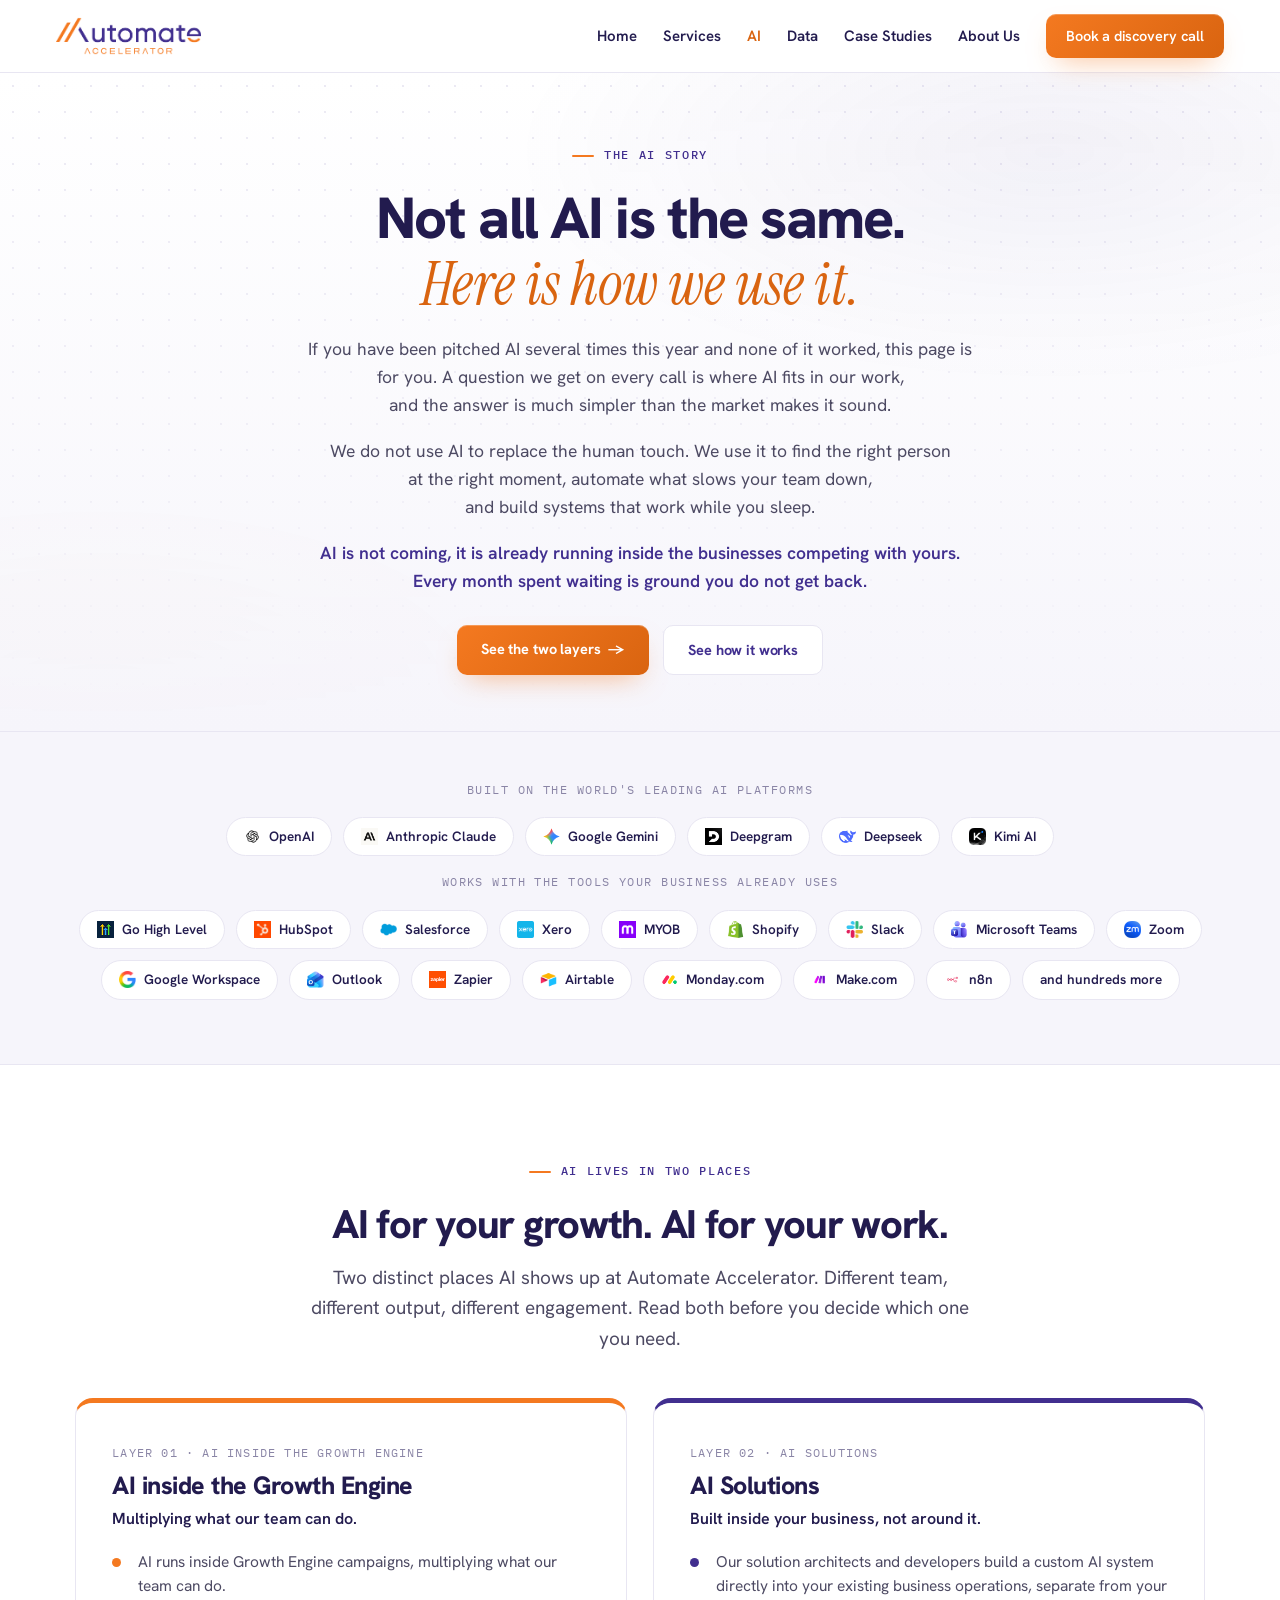
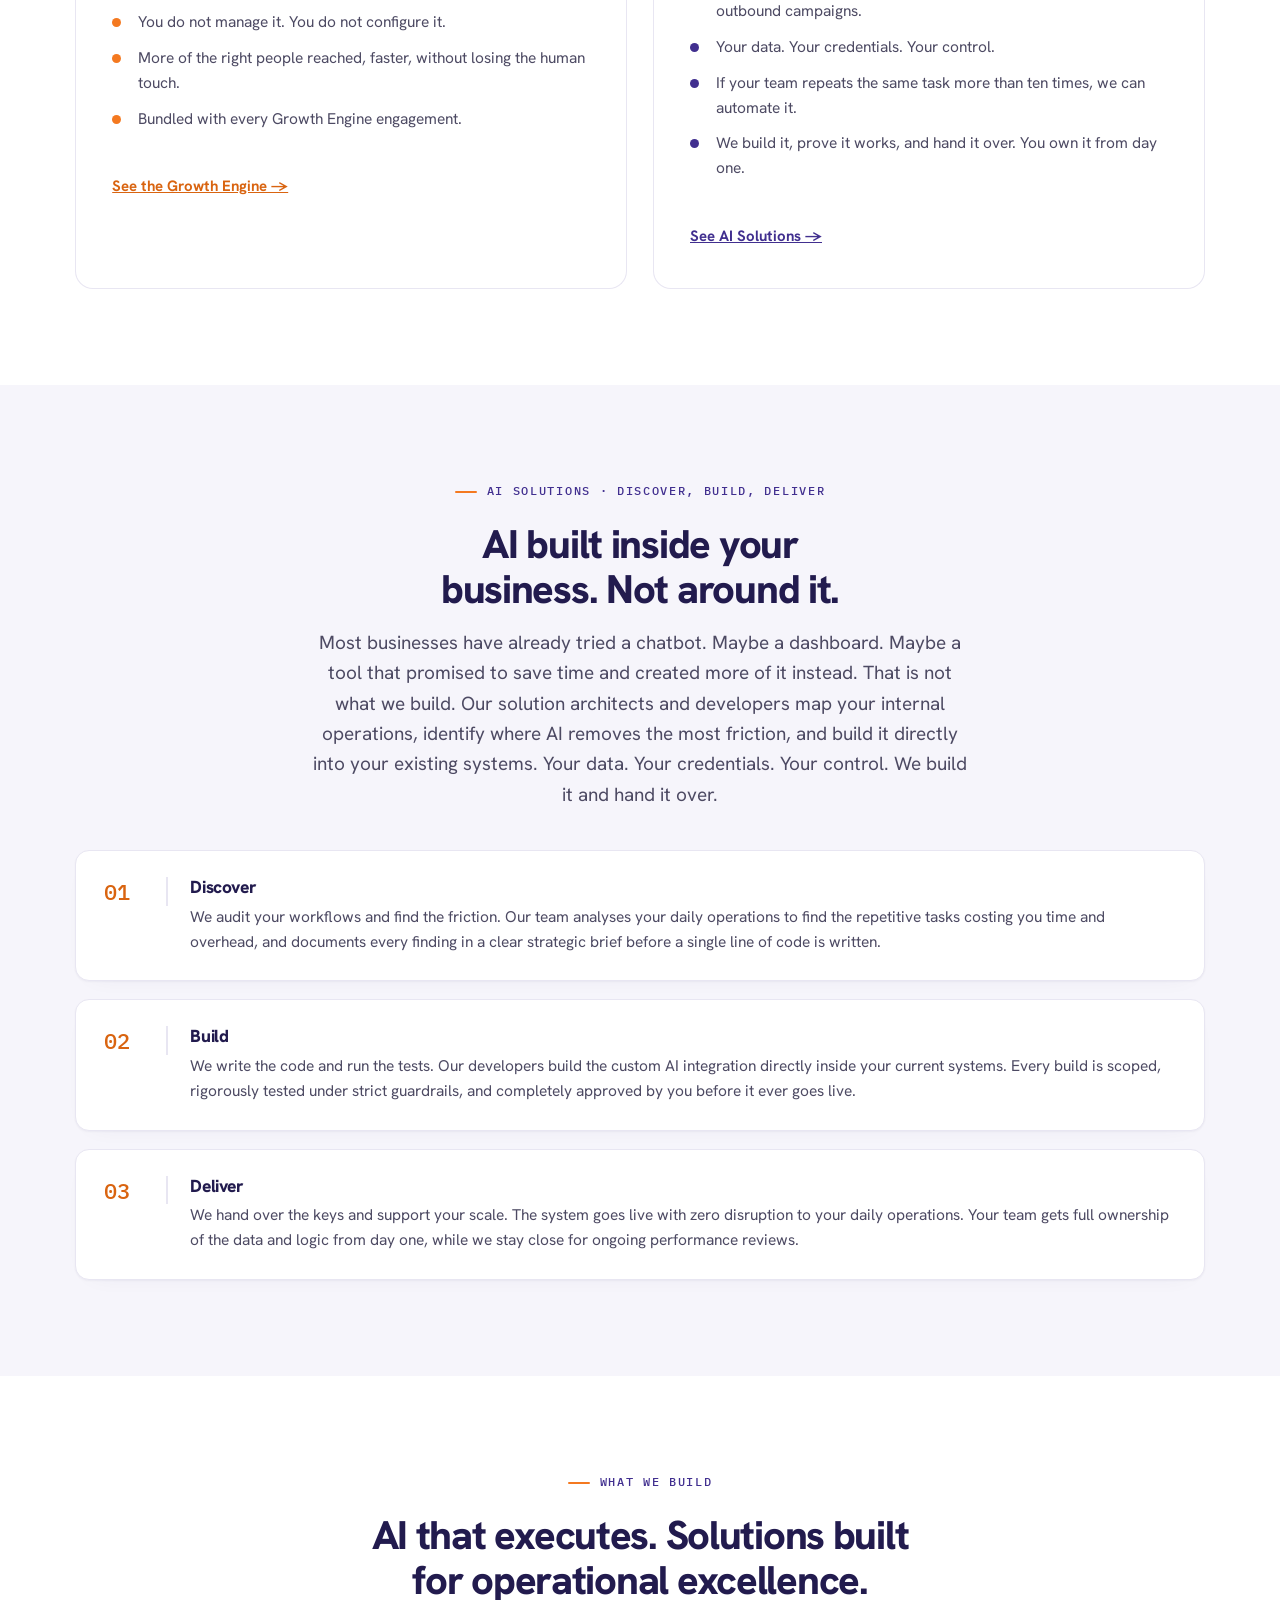
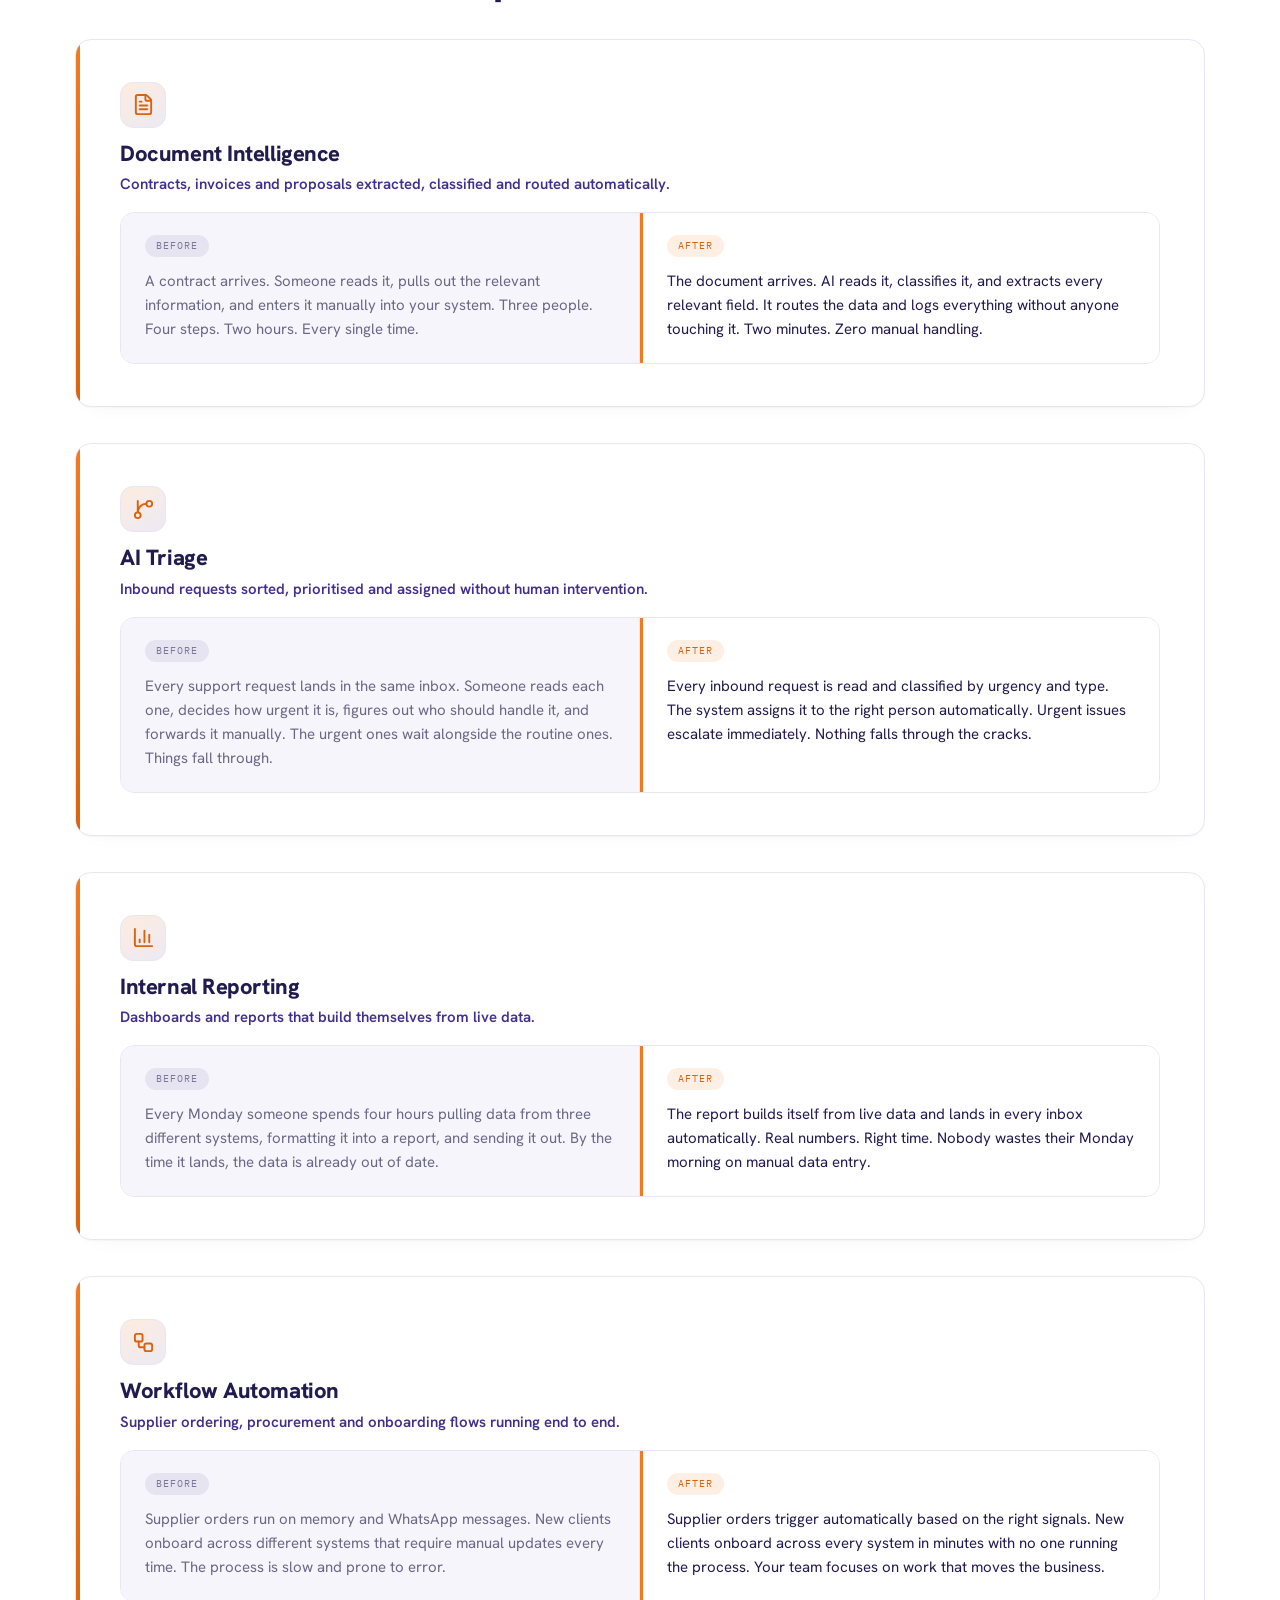
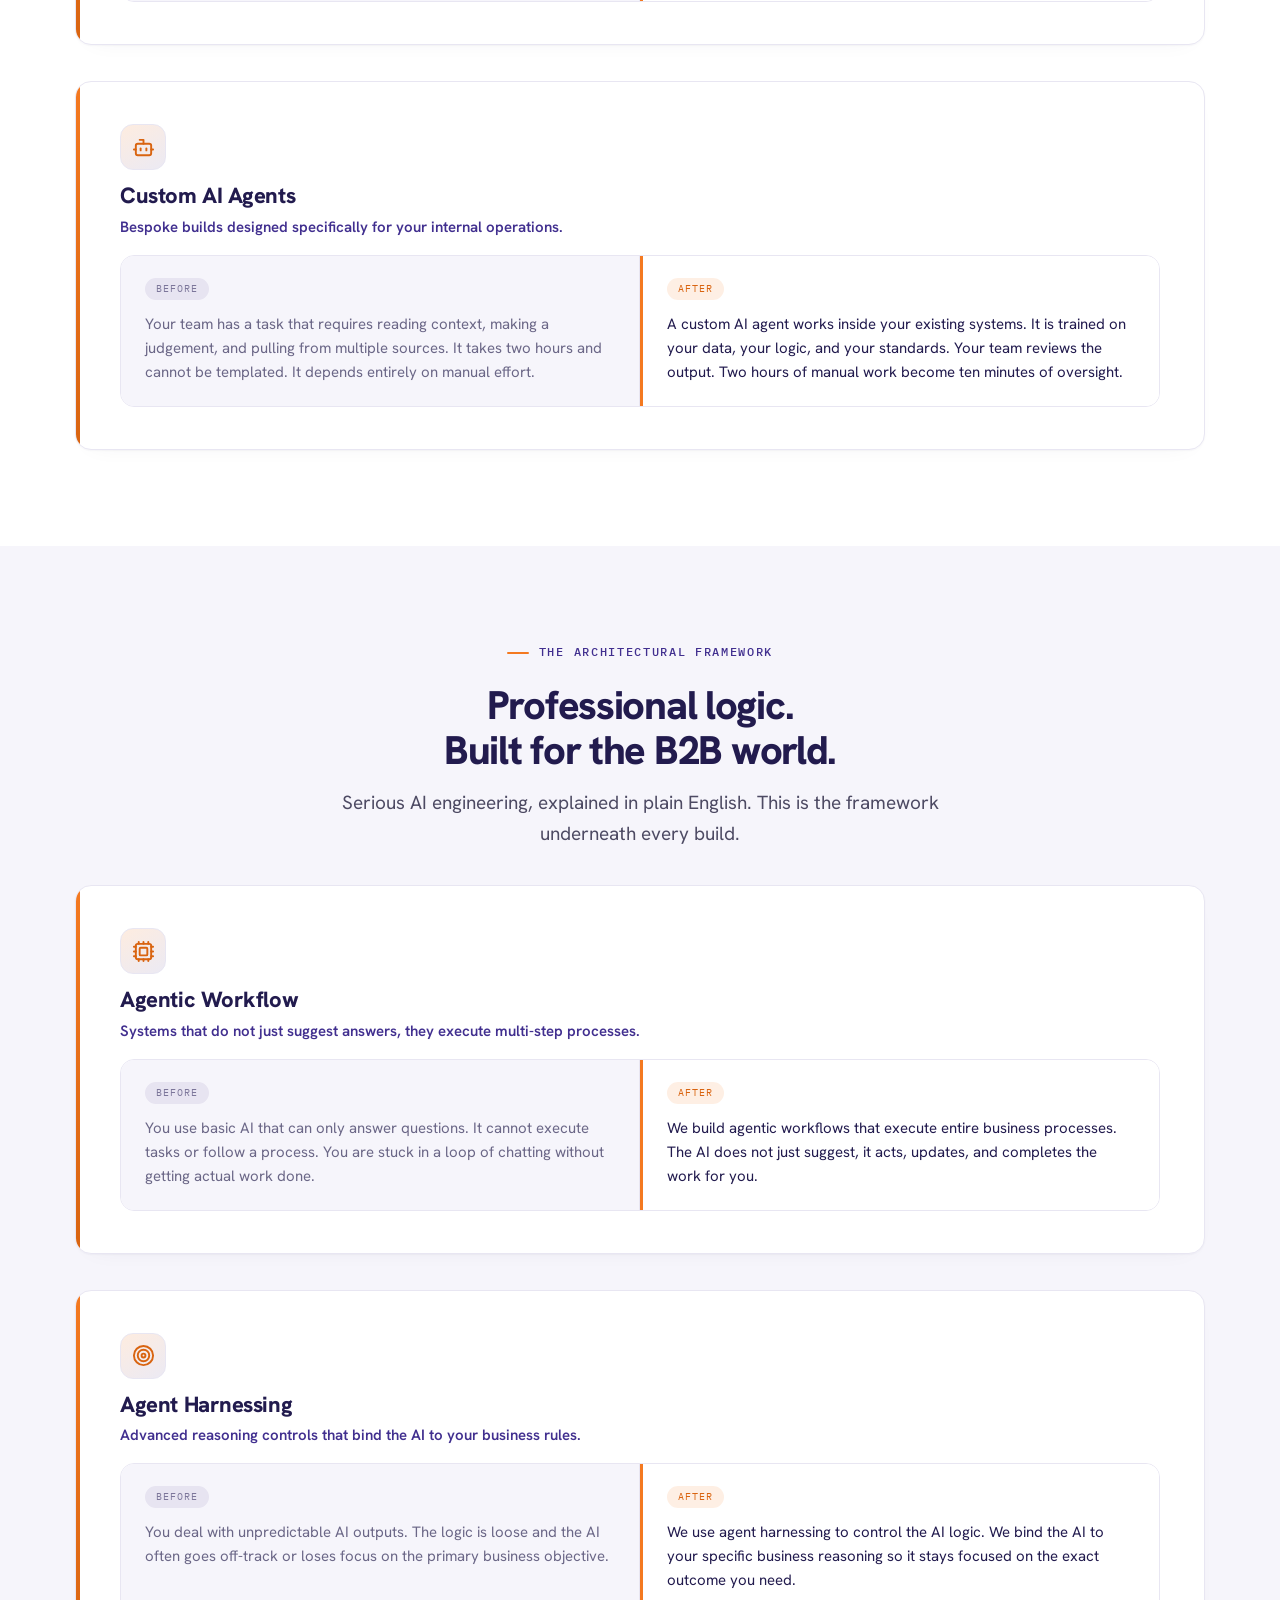
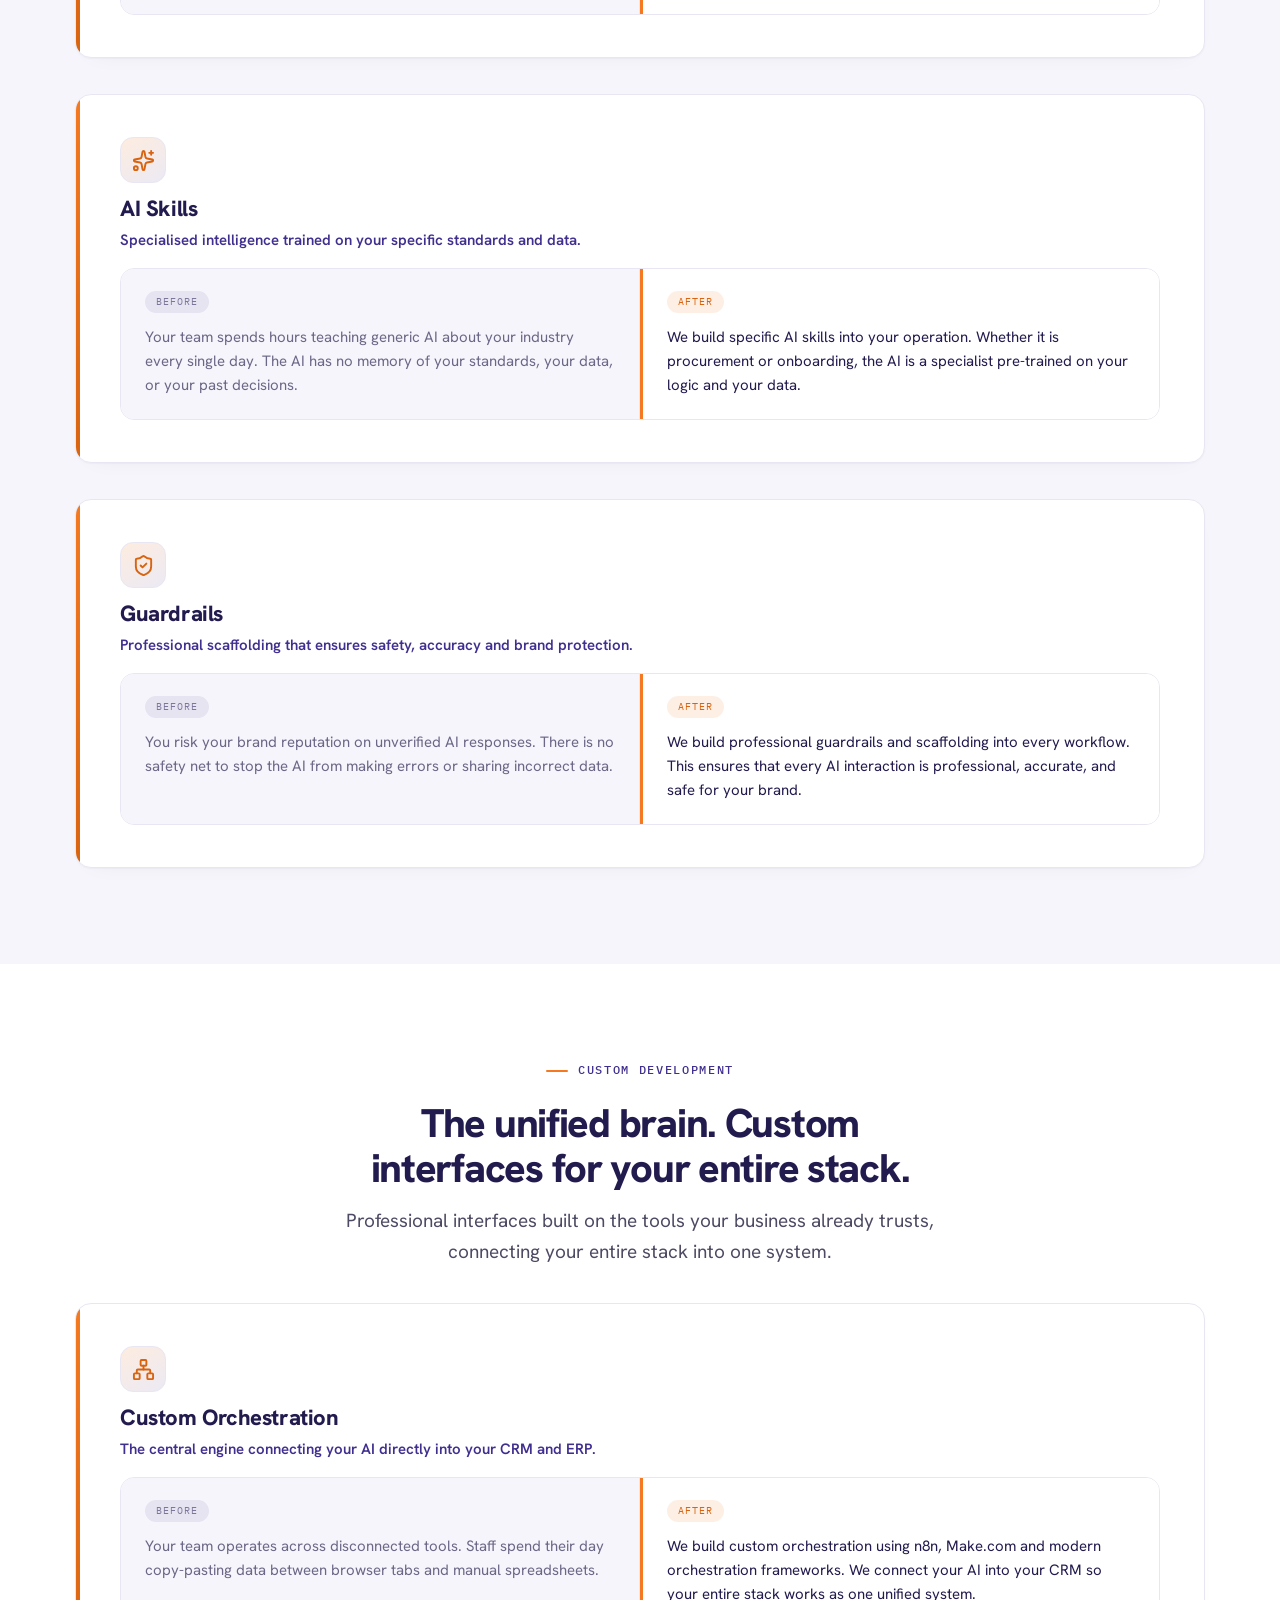
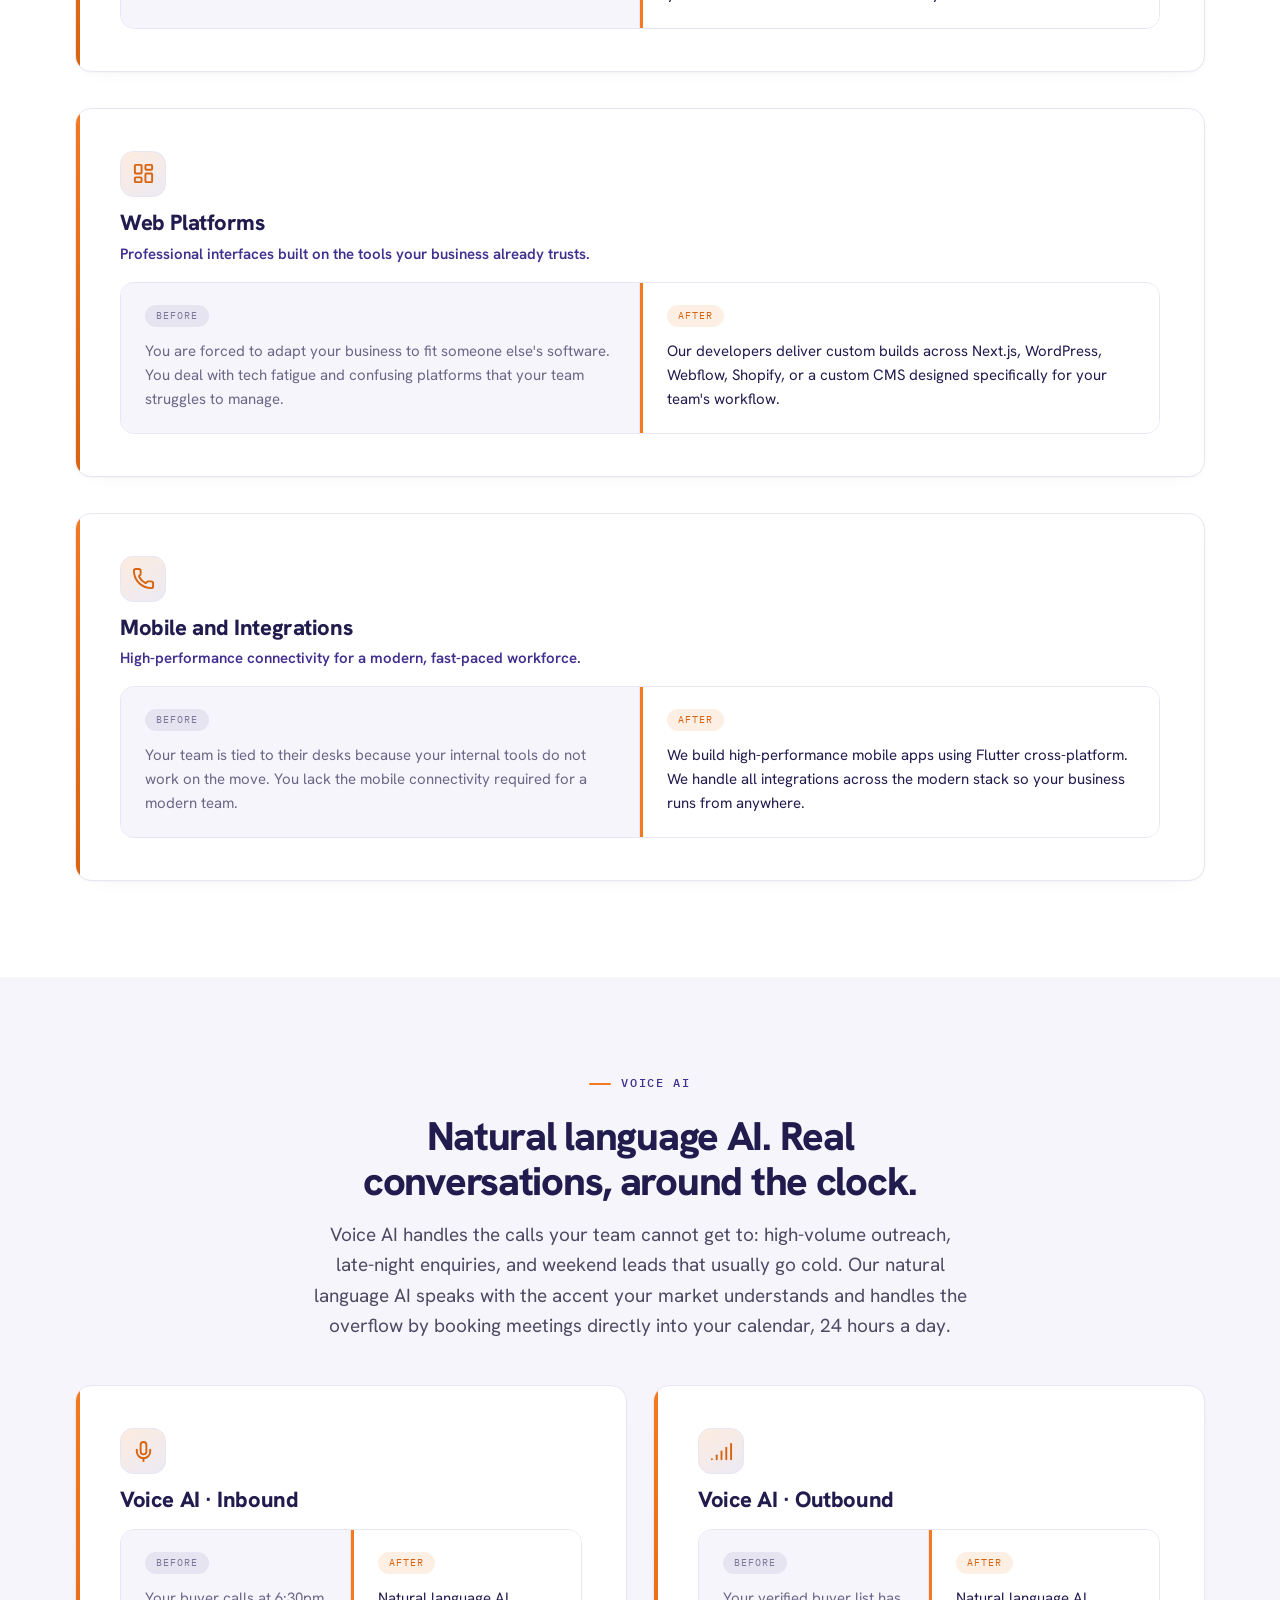
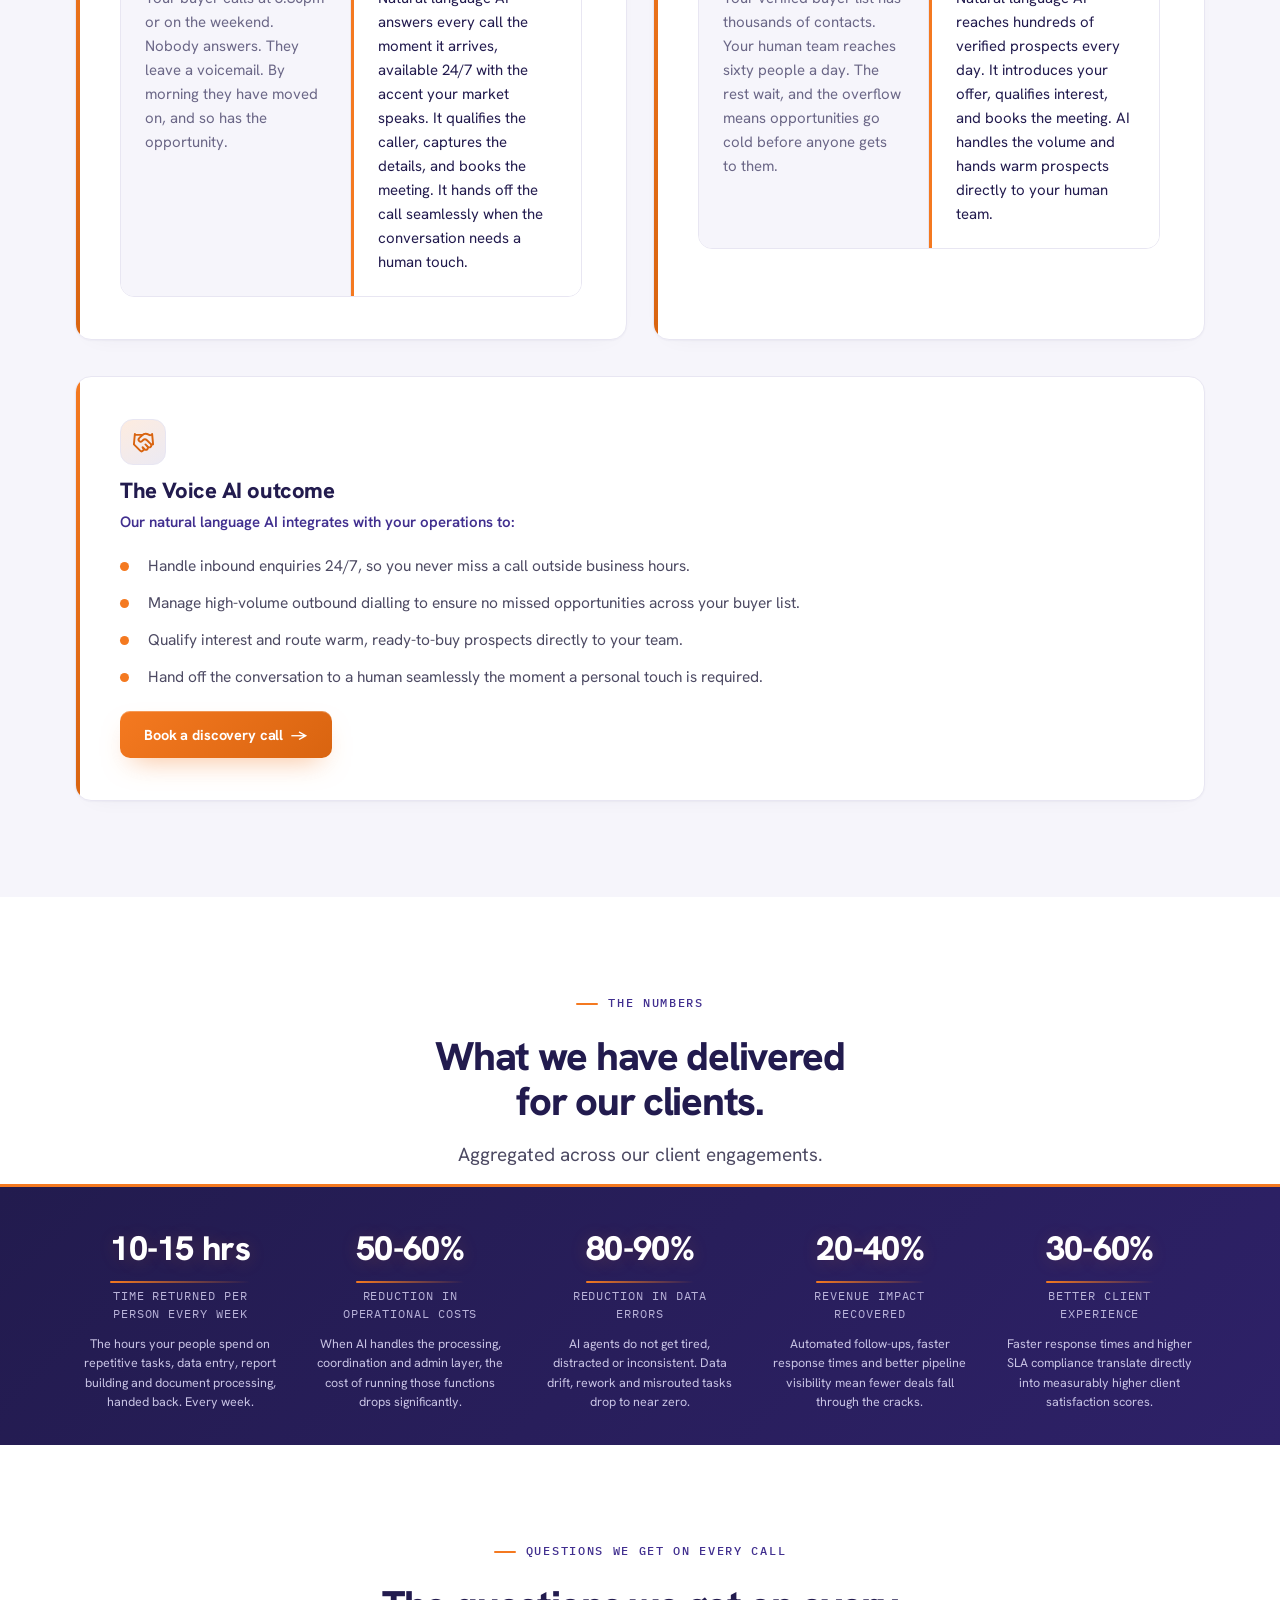
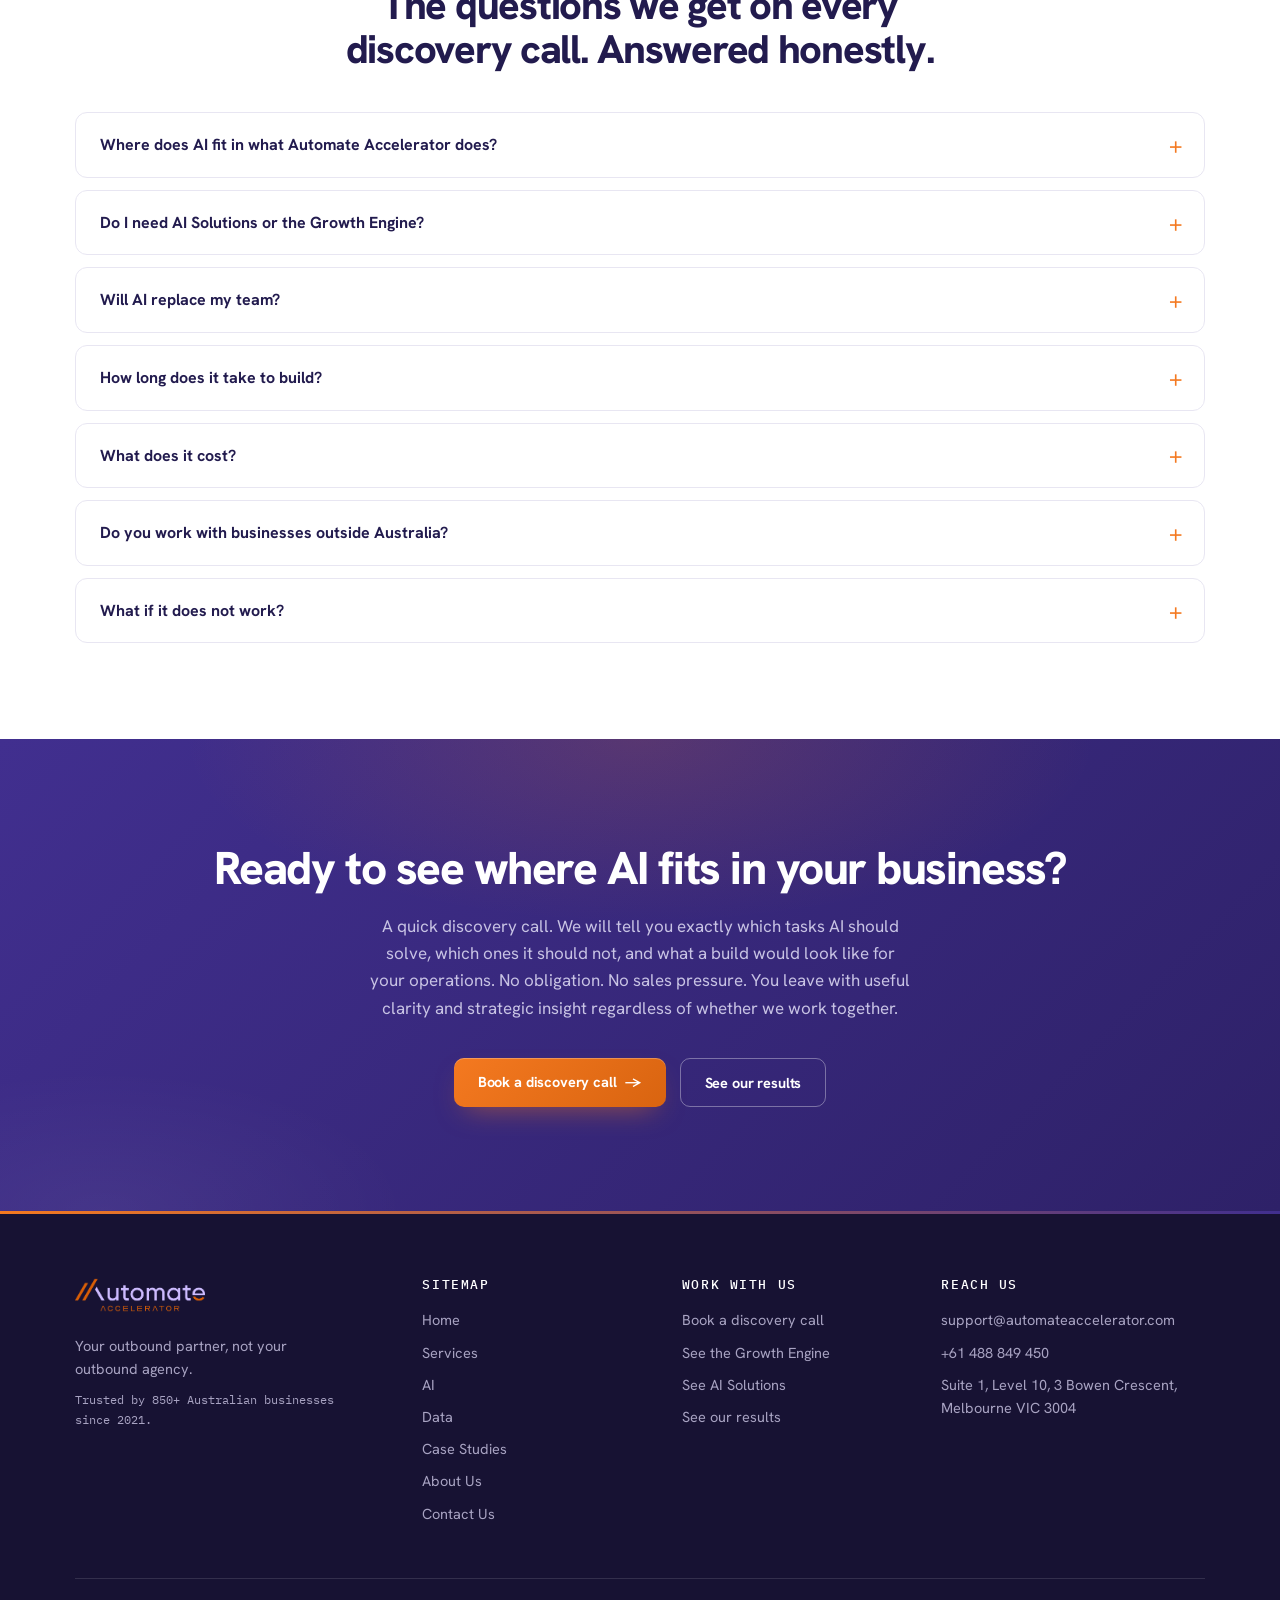
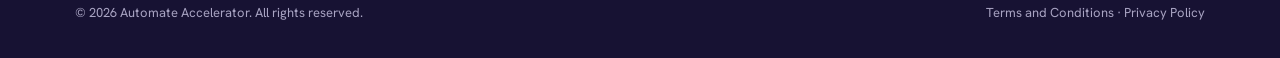
<file: ai.html>
<!DOCTYPE html>
<html lang="en-AU">
<head>
<meta charset="UTF-8">
<meta name="viewport" content="width=device-width, initial-scale=1.0">
<meta name="description" content="Not all AI is the same. AI runs inside every Growth Engine campaign, and our solution architects build custom AI systems directly inside your business operations. Your data, your credentials, your control.">
<meta property="og:title" content="AI | How Automate Accelerator Uses AI, and What We Build">
<meta property="og:description" content="Not all AI is the same. AI runs inside every Growth Engine campaign, and our solution architects build custom AI systems directly inside your business operations. Your data, your credentials, your control.">
<meta property="og:type" content="website">
<meta property="og:site_name" content="Automate Accelerator">
<meta property="og:locale" content="en_AU">
<meta name="twitter:card" content="summary">
<meta name="theme-color" content="#221B4E">
<link rel="icon" type="image/svg+xml" href="assets/favicon.svg">
<title>AI | How Automate Accelerator Uses AI, and What We Build</title>
<link rel="preconnect" href="https://fonts.googleapis.com">
<link rel="preconnect" href="https://fonts.gstatic.com" crossorigin>
<link href="https://fonts.googleapis.com/css2?family=Hanken+Grotesk:wght@300;400;500;600;700;800&family=IBM+Plex+Mono:wght@400;500&family=Instrument+Serif:ital@0;1&display=swap" rel="stylesheet">
<link rel="stylesheet" href="styles.css">
<link rel="stylesheet" href="motion.css">
<link rel="stylesheet" href="motion-plus.css">
<link rel="stylesheet" href="card-reveal.css">
<style>
  /* Page-scoped helpers for the AI page only. No edits to styles.css. */
  .layer-cta{display:inline-flex;align-items:center;gap:8px;margin-top:6px;font-weight:700;font-size:15px}
  .path.growth .layer-cta{color:var(--orange-deep)}
  .path.ai .layer-cta{color:var(--purple)}
  .svc-block .svc-sub{font-size:15px}
  .ba-grid{display:grid;gap:26px;margin-top:8px}
  /* Numbers band: five stats with a supporting line each */
  .metrics.m5 .wrap{grid-template-columns:repeat(5,1fr);align-items:start}
  .metrics.m5 .metric{padding:0 6px}
  .metrics.m5 .metric small{display:block;margin-top:12px;font-size:12.5px;line-height:1.55;color:#C8C3E4;font-weight:400;letter-spacing:0;text-transform:none;font-family:var(--sans,inherit)}
  @media(max-width:900px){.metrics.m5 .wrap{grid-template-columns:1fr 1fr;gap:30px 26px}}
  @media(max-width:560px){.metrics.m5 .wrap{grid-template-columns:1fr}}
  .num-intro{padding-bottom:14px}
</style>
<style>
/* Provider logo chips (authentic brand marks, monochrome to match the strip) */
.tools-band .tool{display:inline-flex;align-items:center;gap:8px}
</style>
<noscript><style>.rv{opacity:1;transform:none}</style></noscript>
</head>
<body class="pol">

<header>
  <div class="wrap nav">
    <a href="index.html" aria-label="Automate Accelerator home"><img src="AA-logo-dark.png" alt="Automate Accelerator"></a>
    <ul>
      <li><a href="index.html">Home</a></li>
      <li><a href="services.html">Services</a></li>
      <li><a href="ai.html" style="color:var(--orange-deep)">AI</a></li>
      <li><a href="data.html">Data</a></li>
      <li><a href="case-studies.html">Case Studies</a></li>
      <li><a href="about.html">About Us</a></li>
      <li><a class="btn btn-primary" href="contact.html">Book a discovery call</a></li>
    </ul>
  </div>
</header>

<!-- 1 · HERO -->
<section class="page-hero" id="top">
  <div class="wrap">
    <span class="eyebrow">The AI story</span>
    <h1>Not all AI is the same. <span class="si">Here is how we use it.</span></h1>
    <p class="lead taper">If you have been pitched AI several times this year and none of it worked, this page is<br class="brk">for you. A question we get on every call is where AI fits in our work,<br class="brk">and the answer is much simpler than the market makes it sound.</p>
    <p class="lead taper">We do not use AI to replace the human touch. We use it to find the right person<br class="brk">at the right moment, automate what slows your team down,<br class="brk">and build systems that work while you sleep.</p>
    <p class="lead taper" style="color:var(--purple);font-weight:600">AI is not coming, it is already running inside the businesses competing with yours.<br class="brk">Every month spent waiting is ground you do not get back.</p>
    <div class="hero-ctas">
      <a class="btn btn-primary" href="#layers">See the two layers</a>
      <a class="btn btn-ghost" href="#how">See how it works</a>
    </div>
  </div>
</section>

<!-- 2 · TOOLS WE USE -->
<div class="tools-band">
  <p class="t-label">Built on the world's leading AI platforms</p>
  <div class="tool-row">
    <span class="tool"><img src="assets/tech/openai-c.png" alt="" loading="lazy">OpenAI</span><span class="tool"><img src="assets/tech/anthropic-c.png" alt="" loading="lazy">Anthropic Claude</span><span class="tool"><img src="assets/tech/gemini-c.png" alt="" loading="lazy">Google Gemini</span><span class="tool"><img src="assets/tech/deepgram-c.png" alt="" loading="lazy">Deepgram</span><span class="tool"><img src="assets/tech/deepseek-c.png" alt="" loading="lazy">Deepseek</span><span class="tool"><img src="assets/tech/kimi-c.png" alt="" loading="lazy">Kimi AI</span>
  </div>
  <p class="t-label">Works with the tools your business already uses</p>
  <div class="tool-row">
    <span class="tool"><img src="assets/tech/gohighlevel.png" alt="" loading="lazy">Go High Level</span><span class="tool"><img src="assets/tech/hubspot.png" alt="" loading="lazy">HubSpot</span><span class="tool"><img src="assets/tech/salesforce.png" alt="" loading="lazy">Salesforce</span><span class="tool"><img src="assets/tech/xero-c.png" alt="" loading="lazy">Xero</span><span class="tool"><img src="assets/tech/myob-c.png" alt="" loading="lazy">MYOB</span><span class="tool"><img src="assets/tech/shopify-c.png" alt="" loading="lazy">Shopify</span><span class="tool"><img src="assets/tech/slack-c.png" alt="" loading="lazy">Slack</span><span class="tool"><img src="assets/tech/teams-c.png" alt="" loading="lazy">Microsoft Teams</span><span class="tool"><img src="assets/tech/zoom-c.png" alt="" loading="lazy">Zoom</span><span class="tool"><img src="assets/tech/gworkspace-c.png" alt="" loading="lazy">Google Workspace</span><span class="tool"><img src="assets/tech/outlook-c.png" alt="" loading="lazy">Outlook</span><span class="tool"><img src="assets/tech/zapier-c.png" alt="" loading="lazy">Zapier</span><span class="tool"><img src="assets/tech/airtable-c.png" alt="" loading="lazy">Airtable</span><span class="tool"><img src="assets/tech/monday.png" alt="" loading="lazy">Monday.com</span><span class="tool"><img src="assets/tech/make-c.png" alt="" loading="lazy">Make.com</span><span class="tool"><img src="assets/tech/n8n-c.png" alt="" loading="lazy">n8n</span><span class="tool">and hundreds more</span>
  </div>
</div>

<!-- 3 · AI LIVES IN TWO PLACES -->
<section id="layers">
  <div class="wrap">
    <span class="eyebrow">AI lives in two places</span>
    <h2 class="sec">AI for your growth. AI for your work.</h2>
    <p class="sec-intro">Two distinct places AI shows up at Automate Accelerator. Different team, different output, different engagement. Read both before you decide which one you need.</p>
    <div class="paths">
      <div class="path growth rv">
        <p class="p-for">Layer 01 · AI inside the Growth Engine</p>
        <h3>AI inside the Growth Engine</h3>
        <p class="p-lead">Multiplying what our team can do.</p>
        <ul>
          <li>AI runs inside Growth Engine campaigns, multiplying what our team can do.</li>
          <li>You do not manage it. You do not configure it.</li>
          <li>More of the right people reached, faster, without losing the human touch.</li>
          <li>Bundled with every Growth Engine engagement.</li>
        </ul>
        <a class="layer-cta" href="services.html">See the Growth Engine →</a>
      </div>
      <div class="path ai rv">
        <p class="p-for">Layer 02 · AI Solutions</p>
        <h3>AI Solutions</h3>
        <p class="p-lead">Built inside your business, not around it.</p>
        <ul>
          <li>Our solution architects and developers build a custom AI system directly into your existing business operations, separate from your outbound campaigns.</li>
          <li>Your data. Your credentials. Your control.</li>
          <li>If your team repeats the same task more than ten times, we can automate it.</li>
          <li>We build it, prove it works, and hand it over. You own it from day one.</li>
        </ul>
        <a class="layer-cta" href="#how">See AI Solutions →</a>
      </div>
    </div>
  </div>
</section>

<!-- 4 · AI SOLUTIONS · DISCOVER, BUILD, DELIVER -->
<section class="problem" id="how">
  <div class="wrap">
    <span class="eyebrow">AI Solutions · Discover, Build, Deliver</span>
    <h2 class="sec">AI built inside your business. Not around it.</h2>
    <p class="sec-intro">Most businesses have already tried a chatbot. Maybe a dashboard. Maybe a tool that promised to save time and created more of it instead. That is not what we build. Our solution architects and developers map your internal operations, identify where AI removes the most friction, and build it directly into your existing systems. Your data. Your credentials. Your control. We build it and hand it over.</p>
    <div class="step-list">
      <div class="step rv"><div class="n">01</div><div><h3>Discover</h3><p>We audit your workflows and find the friction. Our team analyses your daily operations to find the repetitive tasks costing you time and overhead, and documents every finding in a clear strategic brief before a single line of code is written.</p></div></div>
      <div class="step rv"><div class="n">02</div><div><h3>Build</h3><p>We write the code and run the tests. Our developers build the custom AI integration directly inside your current systems. Every build is scoped, rigorously tested under strict guardrails, and completely approved by you before it ever goes live.</p></div></div>
      <div class="step rv"><div class="n">03</div><div><h3>Deliver</h3><p>We hand over the keys and support your scale. The system goes live with zero disruption to your daily operations. Your team gets full ownership of the data and logic from day one, while we stay close for ongoing performance reviews.</p></div></div>
    </div>
  </div>
</section>

<!-- 5 · WHAT WE BUILD -->
<section>
  <div class="wrap">
    <span class="eyebrow">What we build</span>
    <h2 class="sec">AI that executes. Solutions built for operational excellence.</h2>

    <div class="svc-block rv">
      <span class="ico"><svg class="lucide lucide-file-text" xmlns="http://www.w3.org/2000/svg" width="24" height="24" viewBox="0 0 24 24" fill="none" stroke="currentColor" stroke-width="2" stroke-linecap="round" stroke-linejoin="round"><path d="M6 22a2 2 0 0 1-2-2V4a2 2 0 0 1 2-2h8a2.4 2.4 0 0 1 1.704.706l3.588 3.588A2.4 2.4 0 0 1 20 8v12a2 2 0 0 1-2 2z"/><path d="M14 2v5a1 1 0 0 0 1 1h5"/><path d="M10 9H8"/><path d="M16 13H8"/><path d="M16 17H8"/></svg></span>
      <h3>Document Intelligence</h3>
      <p class="svc-sub">Contracts, invoices and proposals extracted, classified and routed automatically.</p>
      <div class="ba">
        <div class="b"><span class="tag">Before</span>A contract arrives. Someone reads it, pulls out the relevant information, and enters it manually into your system. Three people. Four steps. Two hours. Every single time.</div>
        <div class="a"><span class="tag">After</span>The document arrives. AI reads it, classifies it, and extracts every relevant field. It routes the data and logs everything without anyone touching it. Two minutes. Zero manual handling.</div>
      </div>
    </div>

    <div class="svc-block rv">
      <span class="ico"><svg class="lucide lucide-git-branch" xmlns="http://www.w3.org/2000/svg" width="24" height="24" viewBox="0 0 24 24" fill="none" stroke="currentColor" stroke-width="2" stroke-linecap="round" stroke-linejoin="round"><path d="M15 6a9 9 0 0 0-9 9V3"/><circle cx="18" cy="6" r="3"/><circle cx="6" cy="18" r="3"/></svg></span>
      <h3>AI Triage</h3>
      <p class="svc-sub">Inbound requests sorted, prioritised and assigned without human intervention.</p>
      <div class="ba">
        <div class="b"><span class="tag">Before</span>Every support request lands in the same inbox. Someone reads each one, decides how urgent it is, figures out who should handle it, and forwards it manually. The urgent ones wait alongside the routine ones. Things fall through.</div>
        <div class="a"><span class="tag">After</span>Every inbound request is read and classified by urgency and type. The system assigns it to the right person automatically. Urgent issues escalate immediately. Nothing falls through the cracks.</div>
      </div>
    </div>

    <div class="svc-block rv">
      <span class="ico"><svg class="lucide lucide-chart-column" xmlns="http://www.w3.org/2000/svg" width="24" height="24" viewBox="0 0 24 24" fill="none" stroke="currentColor" stroke-width="2" stroke-linecap="round" stroke-linejoin="round"><path d="M3 3v16a2 2 0 0 0 2 2h16"/><path d="M18 17V9"/><path d="M13 17V5"/><path d="M8 17v-3"/></svg></span>
      <h3>Internal Reporting</h3>
      <p class="svc-sub">Dashboards and reports that build themselves from live data.</p>
      <div class="ba">
        <div class="b"><span class="tag">Before</span>Every Monday someone spends four hours pulling data from three different systems, formatting it into a report, and sending it out. By the time it lands, the data is already out of date.</div>
        <div class="a"><span class="tag">After</span>The report builds itself from live data and lands in every inbox automatically. Real numbers. Right time. Nobody wastes their Monday morning on manual data entry.</div>
      </div>
    </div>

    <div class="svc-block rv">
      <span class="ico"><svg class="lucide lucide-workflow" xmlns="http://www.w3.org/2000/svg" width="24" height="24" viewBox="0 0 24 24" fill="none" stroke="currentColor" stroke-width="2" stroke-linecap="round" stroke-linejoin="round"><rect width="8" height="8" x="3" y="3" rx="2"/><path d="M7 11v4a2 2 0 0 0 2 2h4"/><rect width="8" height="8" x="13" y="13" rx="2"/></svg></span>
      <h3>Workflow Automation</h3>
      <p class="svc-sub">Supplier ordering, procurement and onboarding flows running end to end.</p>
      <div class="ba">
        <div class="b"><span class="tag">Before</span>Supplier orders run on memory and WhatsApp messages. New clients onboard across different systems that require manual updates every time. The process is slow and prone to error.</div>
        <div class="a"><span class="tag">After</span>Supplier orders trigger automatically based on the right signals. New clients onboard across every system in minutes with no one running the process. Your team focuses on work that moves the business.</div>
      </div>
    </div>

    <div class="svc-block rv">
      <span class="ico"><svg class="lucide lucide-bot" xmlns="http://www.w3.org/2000/svg" width="24" height="24" viewBox="0 0 24 24" fill="none" stroke="currentColor" stroke-width="2" stroke-linecap="round" stroke-linejoin="round"><path d="M12 8V4H8"/><rect width="16" height="12" x="4" y="8" rx="2"/><path d="M2 14h2"/><path d="M20 14h2"/><path d="M15 13v2"/><path d="M9 13v2"/></svg></span>
      <h3>Custom AI Agents</h3>
      <p class="svc-sub">Bespoke builds designed specifically for your internal operations.</p>
      <div class="ba">
        <div class="b"><span class="tag">Before</span>Your team has a task that requires reading context, making a judgement, and pulling from multiple sources. It takes two hours and cannot be templated. It depends entirely on manual effort.</div>
        <div class="a"><span class="tag">After</span>A custom AI agent works inside your existing systems. It is trained on your data, your logic, and your standards. Your team reviews the output. Two hours of manual work become ten minutes of oversight.</div>
      </div>
    </div>
  </div>
</section>

<!-- 6 · THE ARCHITECTURAL FRAMEWORK -->
<section class="problem">
  <div class="wrap">
    <span class="eyebrow">The architectural framework</span>
    <h2 class="sec">Professional logic. Built for the B2B world.</h2>
    <p class="sec-intro">Serious AI engineering, explained in plain English. This is the framework underneath every build.</p>

    <div class="svc-block rv">
      <span class="ico"><svg class="lucide lucide-cpu" xmlns="http://www.w3.org/2000/svg" width="24" height="24" viewBox="0 0 24 24" fill="none" stroke="currentColor" stroke-width="2" stroke-linecap="round" stroke-linejoin="round"><path d="M12 20v2"/><path d="M12 2v2"/><path d="M17 20v2"/><path d="M17 2v2"/><path d="M2 12h2"/><path d="M2 17h2"/><path d="M2 7h2"/><path d="M20 12h2"/><path d="M20 17h2"/><path d="M20 7h2"/><path d="M7 20v2"/><path d="M7 2v2"/><rect x="4" y="4" width="16" height="16" rx="2"/><rect x="8" y="8" width="8" height="8" rx="1"/></svg></span>
      <h3>Agentic Workflow</h3>
      <p class="svc-sub">Systems that do not just suggest answers, they execute multi-step processes.</p>
      <div class="ba">
        <div class="b"><span class="tag">Before</span>You use basic AI that can only answer questions. It cannot execute tasks or follow a process. You are stuck in a loop of chatting without getting actual work done.</div>
        <div class="a"><span class="tag">After</span>We build agentic workflows that execute entire business processes. The AI does not just suggest, it acts, updates, and completes the work for you.</div>
      </div>
    </div>

    <div class="svc-block rv">
      <span class="ico"><svg class="lucide lucide-target" xmlns="http://www.w3.org/2000/svg" width="24" height="24" viewBox="0 0 24 24" fill="none" stroke="currentColor" stroke-width="2" stroke-linecap="round" stroke-linejoin="round"><circle cx="12" cy="12" r="10"/><circle cx="12" cy="12" r="6"/><circle cx="12" cy="12" r="2"/></svg></span>
      <h3>Agent Harnessing</h3>
      <p class="svc-sub">Advanced reasoning controls that bind the AI to your business rules.</p>
      <div class="ba">
        <div class="b"><span class="tag">Before</span>You deal with unpredictable AI outputs. The logic is loose and the AI often goes off-track or loses focus on the primary business objective.</div>
        <div class="a"><span class="tag">After</span>We use agent harnessing to control the AI logic. We bind the AI to your specific business reasoning so it stays focused on the exact outcome you need.</div>
      </div>
    </div>

    <div class="svc-block rv">
      <span class="ico"><svg class="lucide lucide-sparkles" xmlns="http://www.w3.org/2000/svg" width="24" height="24" viewBox="0 0 24 24" fill="none" stroke="currentColor" stroke-width="2" stroke-linecap="round" stroke-linejoin="round"><path d="M11.017 2.814a1 1 0 0 1 1.966 0l1.051 5.558a2 2 0 0 0 1.594 1.594l5.558 1.051a1 1 0 0 1 0 1.966l-5.558 1.051a2 2 0 0 0-1.594 1.594l-1.051 5.558a1 1 0 0 1-1.966 0l-1.051-5.558a2 2 0 0 0-1.594-1.594l-5.558-1.051a1 1 0 0 1 0-1.966l5.558-1.051a2 2 0 0 0 1.594-1.594z"/><path d="M20 2v4"/><path d="M22 4h-4"/><circle cx="4" cy="20" r="2"/></svg></span>
      <h3>AI Skills</h3>
      <p class="svc-sub">Specialised intelligence trained on your specific standards and data.</p>
      <div class="ba">
        <div class="b"><span class="tag">Before</span>Your team spends hours teaching generic AI about your industry every single day. The AI has no memory of your standards, your data, or your past decisions.</div>
        <div class="a"><span class="tag">After</span>We build specific AI skills into your operation. Whether it is procurement or onboarding, the AI is a specialist pre-trained on your logic and your data.</div>
      </div>
    </div>

    <div class="svc-block rv">
      <span class="ico"><svg class="lucide lucide-shield-check" xmlns="http://www.w3.org/2000/svg" width="24" height="24" viewBox="0 0 24 24" fill="none" stroke="currentColor" stroke-width="2" stroke-linecap="round" stroke-linejoin="round"><path d="M20 13c0 5-3.5 7.5-7.66 8.95a1 1 0 0 1-.67-.01C7.5 20.5 4 18 4 13V6a1 1 0 0 1 1-1c2 0 4.5-1.2 6.24-2.72a1.17 1.17 0 0 1 1.52 0C14.51 3.81 17 5 19 5a1 1 0 0 1 1 1z"/><path d="m9 12 2 2 4-4"/></svg></span>
      <h3>Guardrails</h3>
      <p class="svc-sub">Professional scaffolding that ensures safety, accuracy and brand protection.</p>
      <div class="ba">
        <div class="b"><span class="tag">Before</span>You risk your brand reputation on unverified AI responses. There is no safety net to stop the AI from making errors or sharing incorrect data.</div>
        <div class="a"><span class="tag">After</span>We build professional guardrails and scaffolding into every workflow. This ensures that every AI interaction is professional, accurate, and safe for your brand.</div>
      </div>
    </div>
  </div>
</section>

<!-- 7 · CUSTOM DEVELOPMENT -->
<section>
  <div class="wrap">
    <span class="eyebrow">Custom development</span>
    <h2 class="sec">The unified brain. Custom interfaces for your entire stack.</h2>
    <p class="sec-intro">Professional interfaces built on the tools your business already trusts, connecting your entire stack into one system.</p>

    <div class="svc-block rv">
      <span class="ico"><svg class="lucide lucide-network" xmlns="http://www.w3.org/2000/svg" width="24" height="24" viewBox="0 0 24 24" fill="none" stroke="currentColor" stroke-width="2" stroke-linecap="round" stroke-linejoin="round"><rect x="16" y="16" width="6" height="6" rx="1"/><rect x="2" y="16" width="6" height="6" rx="1"/><rect x="9" y="2" width="6" height="6" rx="1"/><path d="M5 16v-3a1 1 0 0 1 1-1h12a1 1 0 0 1 1 1v3"/><path d="M12 12V8"/></svg></span>
      <h3>Custom Orchestration</h3>
      <p class="svc-sub">The central engine connecting your AI directly into your CRM and ERP.</p>
      <div class="ba">
        <div class="b"><span class="tag">Before</span>Your team operates across disconnected tools. Staff spend their day copy-pasting data between browser tabs and manual spreadsheets.</div>
        <div class="a"><span class="tag">After</span>We build custom orchestration using n8n, Make.com and modern orchestration frameworks. We connect your AI into your CRM so your entire stack works as one unified system.</div>
      </div>
    </div>

    <div class="svc-block rv">
      <span class="ico"><svg class="lucide lucide-layout-dashboard" xmlns="http://www.w3.org/2000/svg" width="24" height="24" viewBox="0 0 24 24" fill="none" stroke="currentColor" stroke-width="2" stroke-linecap="round" stroke-linejoin="round"><rect width="7" height="9" x="3" y="3" rx="1"/><rect width="7" height="5" x="14" y="3" rx="1"/><rect width="7" height="9" x="14" y="12" rx="1"/><rect width="7" height="5" x="3" y="16" rx="1"/></svg></span>
      <h3>Web Platforms</h3>
      <p class="svc-sub">Professional interfaces built on the tools your business already trusts.</p>
      <div class="ba">
        <div class="b"><span class="tag">Before</span>You are forced to adapt your business to fit someone else's software. You deal with tech fatigue and confusing platforms that your team struggles to manage.</div>
        <div class="a"><span class="tag">After</span>Our developers deliver custom builds across Next.js, WordPress, Webflow, Shopify, or a custom CMS designed specifically for your team's workflow.</div>
      </div>
    </div>

    <div class="svc-block rv">
      <span class="ico"><svg class="lucide lucide-phone" xmlns="http://www.w3.org/2000/svg" width="24" height="24" viewBox="0 0 24 24" fill="none" stroke="currentColor" stroke-width="2" stroke-linecap="round" stroke-linejoin="round"><path d="M13.832 16.568a1 1 0 0 0 1.213-.303l.355-.465A2 2 0 0 1 17 15h3a2 2 0 0 1 2 2v3a2 2 0 0 1-2 2A18 18 0 0 1 2 4a2 2 0 0 1 2-2h3a2 2 0 0 1 2 2v3a2 2 0 0 1-.8 1.6l-.468.351a1 1 0 0 0-.292 1.233 14 14 0 0 0 6.392 6.384"/></svg></span>
      <h3>Mobile and Integrations</h3>
      <p class="svc-sub">High-performance connectivity for a modern, fast-paced workforce.</p>
      <div class="ba">
        <div class="b"><span class="tag">Before</span>Your team is tied to their desks because your internal tools do not work on the move. You lack the mobile connectivity required for a modern team.</div>
        <div class="a"><span class="tag">After</span>We build high-performance mobile apps using Flutter cross-platform. We handle all integrations across the modern stack so your business runs from anywhere.</div>
      </div>
    </div>
  </div>
</section>

<!-- 8 · VOICE AI -->
<section class="problem">
  <div class="wrap">
    <span class="eyebrow">Voice AI</span>
    <h2 class="sec">Natural language AI. Real conversations, around the clock.</h2>
    <p class="sec-intro">Voice AI handles the calls your team cannot get to: high-volume outreach, late-night enquiries, and weekend leads that usually go cold. Our natural language AI speaks with the accent your market understands and handles the overflow by booking meetings directly into your calendar, 24 hours a day.</p>
    <div class="two-col">
      <div class="svc-block rv" style="margin-top:0">
        <span class="ico"><svg class="lucide lucide-mic" xmlns="http://www.w3.org/2000/svg" width="24" height="24" viewBox="0 0 24 24" fill="none" stroke="currentColor" stroke-width="2" stroke-linecap="round" stroke-linejoin="round"><path d="M12 19v3"/><path d="M19 10v2a7 7 0 0 1-14 0v-2"/><rect x="9" y="2" width="6" height="13" rx="3"/></svg></span>
        <h3>Voice AI · Inbound</h3>
        <div class="ba">
          <div class="b"><span class="tag">Before</span>Your buyer calls at 6:30pm or on the weekend. Nobody answers. They leave a voicemail. By morning they have moved on, and so has the opportunity.</div>
          <div class="a"><span class="tag">After</span>Natural language AI answers every call the moment it arrives, available 24/7 with the accent your market speaks. It qualifies the caller, captures the details, and books the meeting. It hands off the call seamlessly when the conversation needs a human touch.</div>
        </div>
      </div>
      <div class="svc-block rv" style="margin-top:0">
        <span class="ico"><svg class="lucide lucide-signal" xmlns="http://www.w3.org/2000/svg" width="24" height="24" viewBox="0 0 24 24" fill="none" stroke="currentColor" stroke-width="2" stroke-linecap="round" stroke-linejoin="round"><path d="M2 20h.01"/><path d="M7 20v-4"/><path d="M12 20v-8"/><path d="M17 20V8"/><path d="M22 4v16"/></svg></span>
        <h3>Voice AI · Outbound</h3>
        <div class="ba">
          <div class="b"><span class="tag">Before</span>Your verified buyer list has thousands of contacts. Your human team reaches sixty people a day. The rest wait, and the overflow means opportunities go cold before anyone gets to them.</div>
          <div class="a"><span class="tag">After</span>Natural language AI reaches hundreds of verified prospects every day. It introduces your offer, qualifies interest, and books the meeting. AI handles the volume and hands warm prospects directly to your human team.</div>
        </div>
      </div>
    </div>

    <div class="svc-block rv">
      <span class="ico"><svg class="lucide lucide-handshake" xmlns="http://www.w3.org/2000/svg" width="24" height="24" viewBox="0 0 24 24" fill="none" stroke="currentColor" stroke-width="2" stroke-linecap="round" stroke-linejoin="round"><path d="m11 17 2 2a1 1 0 1 0 3-3"/><path d="m14 14 2.5 2.5a1 1 0 1 0 3-3l-3.88-3.88a3 3 0 0 0-4.24 0l-.88.88a1 1 0 1 1-3-3l2.81-2.81a5.79 5.79 0 0 1 7.06-.87l.47.28a2 2 0 0 0 1.42.25L21 4"/><path d="m21 3 1 11h-2"/><path d="M3 3 2 14l6.5 6.5a1 1 0 1 0 3-3"/><path d="M3 4h8"/></svg></span>
      <h3>The Voice AI outcome</h3>
      <p class="svc-sub">Our natural language AI integrates with your operations to:</p>
      <ul>
        <li>Handle inbound enquiries 24/7, so you never miss a call outside business hours.</li>
        <li>Manage high-volume outbound dialling to ensure no missed opportunities across your buyer list.</li>
        <li>Qualify interest and route warm, ready-to-buy prospects directly to your team.</li>
        <li>Hand off the conversation to a human seamlessly the moment a personal touch is required.</li>
      </ul>
      <p style="margin-top:22px"><a class="btn btn-primary" href="contact.html">Book a discovery call</a></p>
    </div>
  </div>
</section>

<!-- 9 · THE NUMBERS -->
<section class="num-intro">
  <div class="wrap">
    <span class="eyebrow">The numbers</span>
    <h2 class="sec">What we have delivered for our clients.</h2>
    <p class="sec-intro">Aggregated across our client engagements.</p>
  </div>
</section>
<div class="metrics m5">
  <div class="wrap">
    <div class="metric rv"><b>10-15 hrs</b><span>Time returned per person every week</span><small>The hours your people spend on repetitive tasks, data entry, report building and document processing, handed back. Every week.</small></div>
    <div class="metric rv"><b>50-60%</b><span>Reduction in operational costs</span><small>When AI handles the processing, coordination and admin layer, the cost of running those functions drops significantly.</small></div>
    <div class="metric rv"><b>80-90%</b><span>Reduction in data errors</span><small>AI agents do not get tired, distracted or inconsistent. Data drift, rework and misrouted tasks drop to near zero.</small></div>
    <div class="metric rv"><b>20-40%</b><span>Revenue impact recovered</span><small>Automated follow-ups, faster response times and better pipeline visibility mean fewer deals fall through the cracks.</small></div>
    <div class="metric rv"><b>30-60%</b><span>Better client experience</span><small>Faster response times and higher SLA compliance translate directly into measurably higher client satisfaction scores.</small></div>
  </div>
</div>

<!-- 10 · QUESTIONS WE GET ON EVERY CALL -->
<section>
  <div class="wrap">
    <span class="eyebrow">Questions we get on every call</span>
    <h2 class="sec">The questions we get on every discovery call. Answered honestly.</h2>
    <div class="faq">
      <details class="rv"><summary>Where does AI fit in what Automate Accelerator does?</summary><div class="fa">Two places. Inside every Growth Engine campaign as a built-in layer that multiplies what our professional team can do, more reach, more personalisation, more follow-up at scale. And as a standalone AI Solutions engagement where we build AI directly inside your own business operations. Two distinct things. Nothing in between.</div></details>
      <details class="rv"><summary>Do I need AI Solutions or the Growth Engine?</summary><div class="fa">If you want more qualified meetings and a professional team running your outbound, the Growth Engine. If you have internal workflows costing your team time and money that repeat more than ten times, AI Solutions. If you need both, we can scope both. If neither is right, we will tell you that on the discovery call.</div></details>
      <details class="rv"><summary>Will AI replace my team?</summary><div class="fa">No. AI handles the repetitive, rules-based layer. Your people focus on the work that requires judgement, relationships and creativity. Every Automate Accelerator engagement is built around your human team, not around replacing it.</div></details>
      <details class="rv"><summary>How long does it take to build?</summary><div class="fa">Every AI Solutions engagement is scoped individually. You receive a clear timeline as part of the strategy before you commit. What we can tell you is that nothing goes live until you have tested it and approved it.</div></details>
      <details class="rv"><summary>What does it cost?</summary><div class="fa">AI Solutions is scoped by project. You receive a clear plan and price after the discovery call. No retainer for activity. No surprises after you say yes.</div></details>
      <details class="rv"><summary>Do you work with businesses outside Australia?</summary><div class="fa">Yes. Automate Accelerator has active engagements across Australia and globally. The system works wherever your buyers are.</div></details>
      <details class="rv"><summary>What if it does not work?</summary><div class="fa">Every AI Solutions build comes with a testing and proof stage before anything goes live. We do not invoice for outcomes that have not been demonstrated.</div></details>
    </div>
  </div>
</section>

<!-- 11 · FINAL CTA -->
<section class="final">
  <div class="wrap">
    <h2>Ready to see where AI fits in your business?</h2>
    <p style="margin-top:18px">A quick discovery call. We will tell you exactly which tasks AI should solve, which ones it should not, and what a build would look like for your operations. No obligation. No sales pressure. You leave with useful clarity and strategic insight regardless of whether we work together.</p>
    <div class="hero-ctas" style="justify-content:center">
      <a class="btn btn-primary" href="contact.html">Book a discovery call</a>
      <a class="btn btn-ghost" href="case-studies.html">See our results</a>
    </div>
  </div>
</section>

<footer>
  <div class="wrap">
    <div class="foot">
      <div>
        <img src="AA-logo-dark.png" alt="Automate Accelerator">
        <p>Your outbound partner, not your outbound agency.</p>
        <p style="margin-top:10px;font-family:var(--mono);font-size:12px">Trusted by 850+ Australian businesses since 2021.</p>
      </div>
      <div>
        <h4>Sitemap</h4>
        <ul><li><a href="index.html">Home</a></li><li><a href="services.html">Services</a></li><li><a href="ai.html">AI</a></li><li><a href="data.html">Data</a></li><li><a href="case-studies.html">Case Studies</a></li><li><a href="about.html">About Us</a></li><li><a href="contact.html">Contact Us</a></li></ul>
      </div>
      <div>
        <h4>Work with us</h4>
        <ul><li><a href="contact.html">Book a discovery call</a></li><li><a href="services.html">See the Growth Engine</a></li><li><a href="ai.html">See AI Solutions</a></li><li><a href="case-studies.html">See our results</a></li></ul>
      </div>
      <div>
        <h4>Reach us</h4>
        <ul>
          <li><a href="mailto:support@automateaccelerator.com">support@automateaccelerator.com</a></li>
          <li><a href="tel:+61488849450">+61 488 849 450</a></li>
          <li>Suite 1, Level 10, 3 Bowen Crescent,<br>Melbourne VIC 3004</li>
        </ul>
      </div>
    </div>
    <div class="foot-bar">
      <span>© 2026 Automate Accelerator. All rights reserved.</span>
      <span><a href="terms.html">Terms and Conditions</a> · <a href="privacy.html">Privacy Policy</a></span>
    </div>
  </div>
</footer>

<script src="assets/vendor/gsap.min.js" defer></script>
<script src="app.js" defer></script>
<script src="motion-plus.js" defer></script>
<script src="motion.js" defer></script>
<script src="card-reveal.js" defer></script>
</body>
</html>
</file>
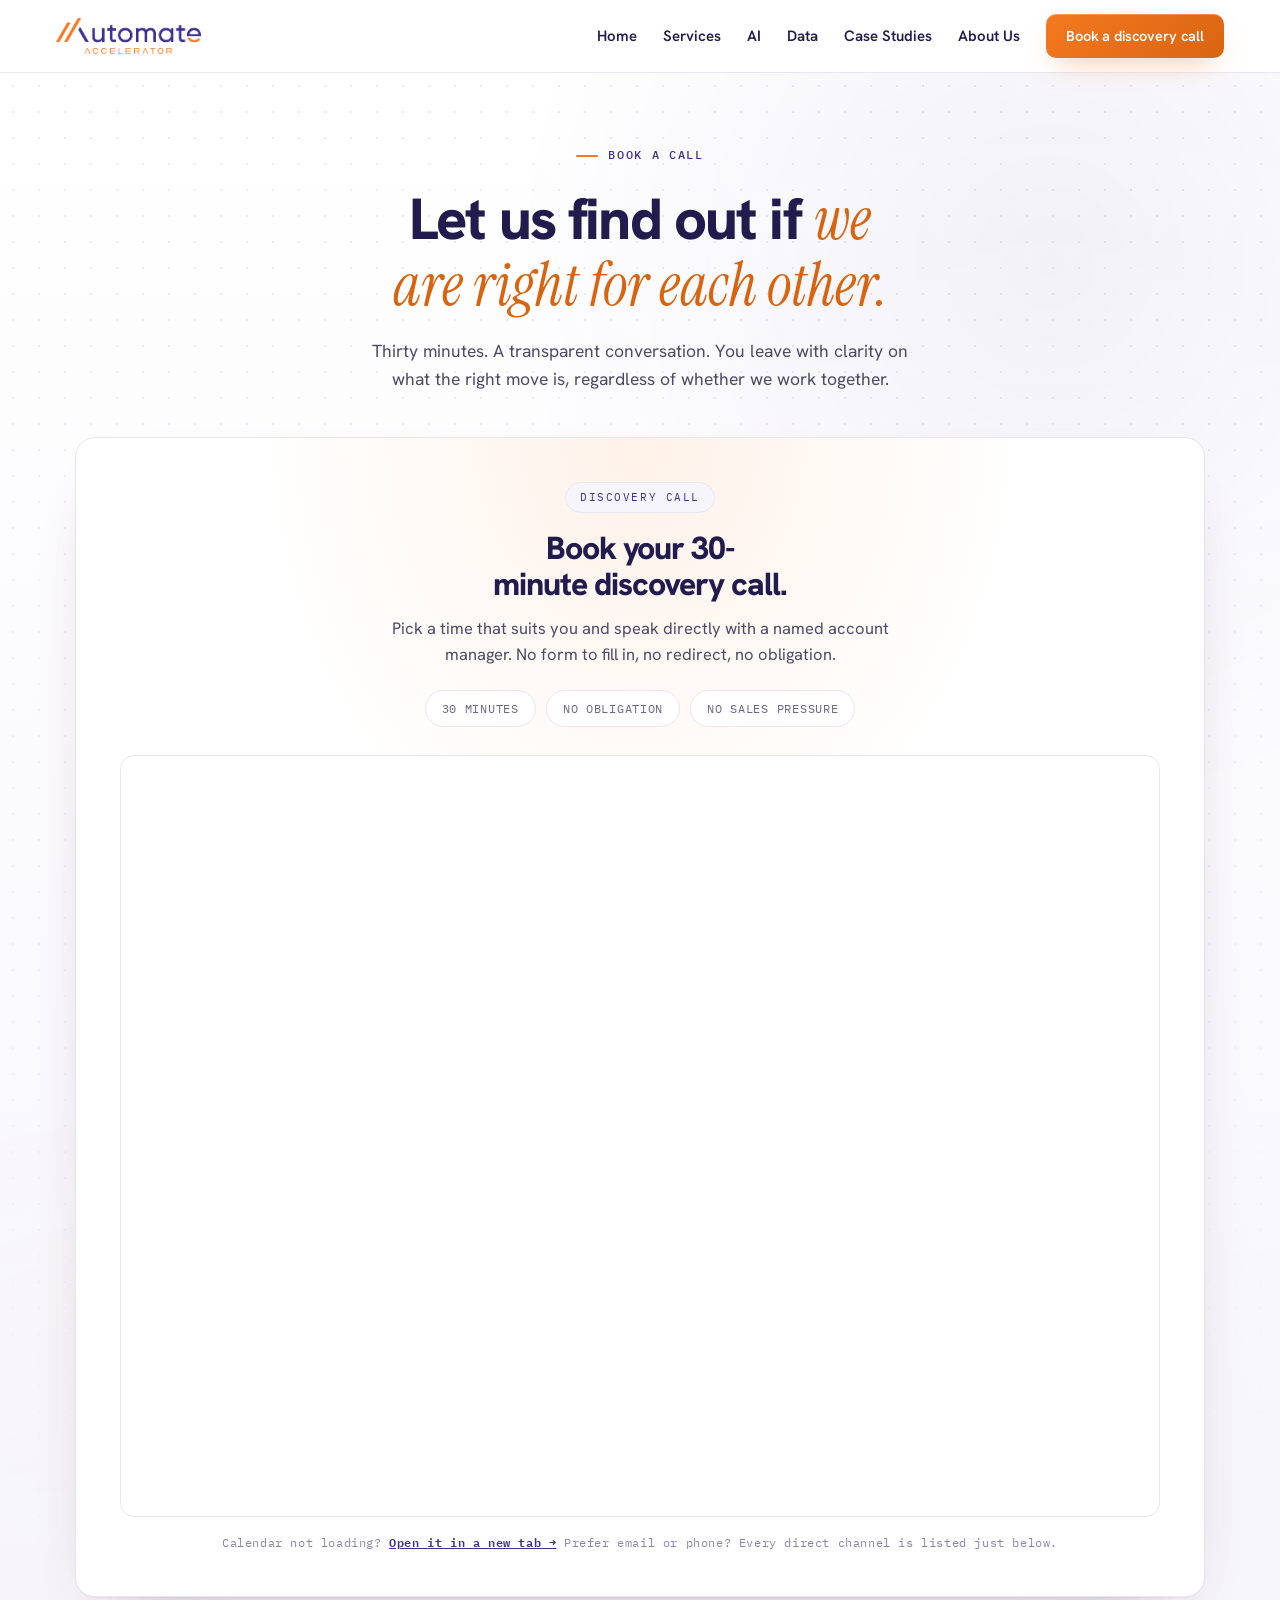
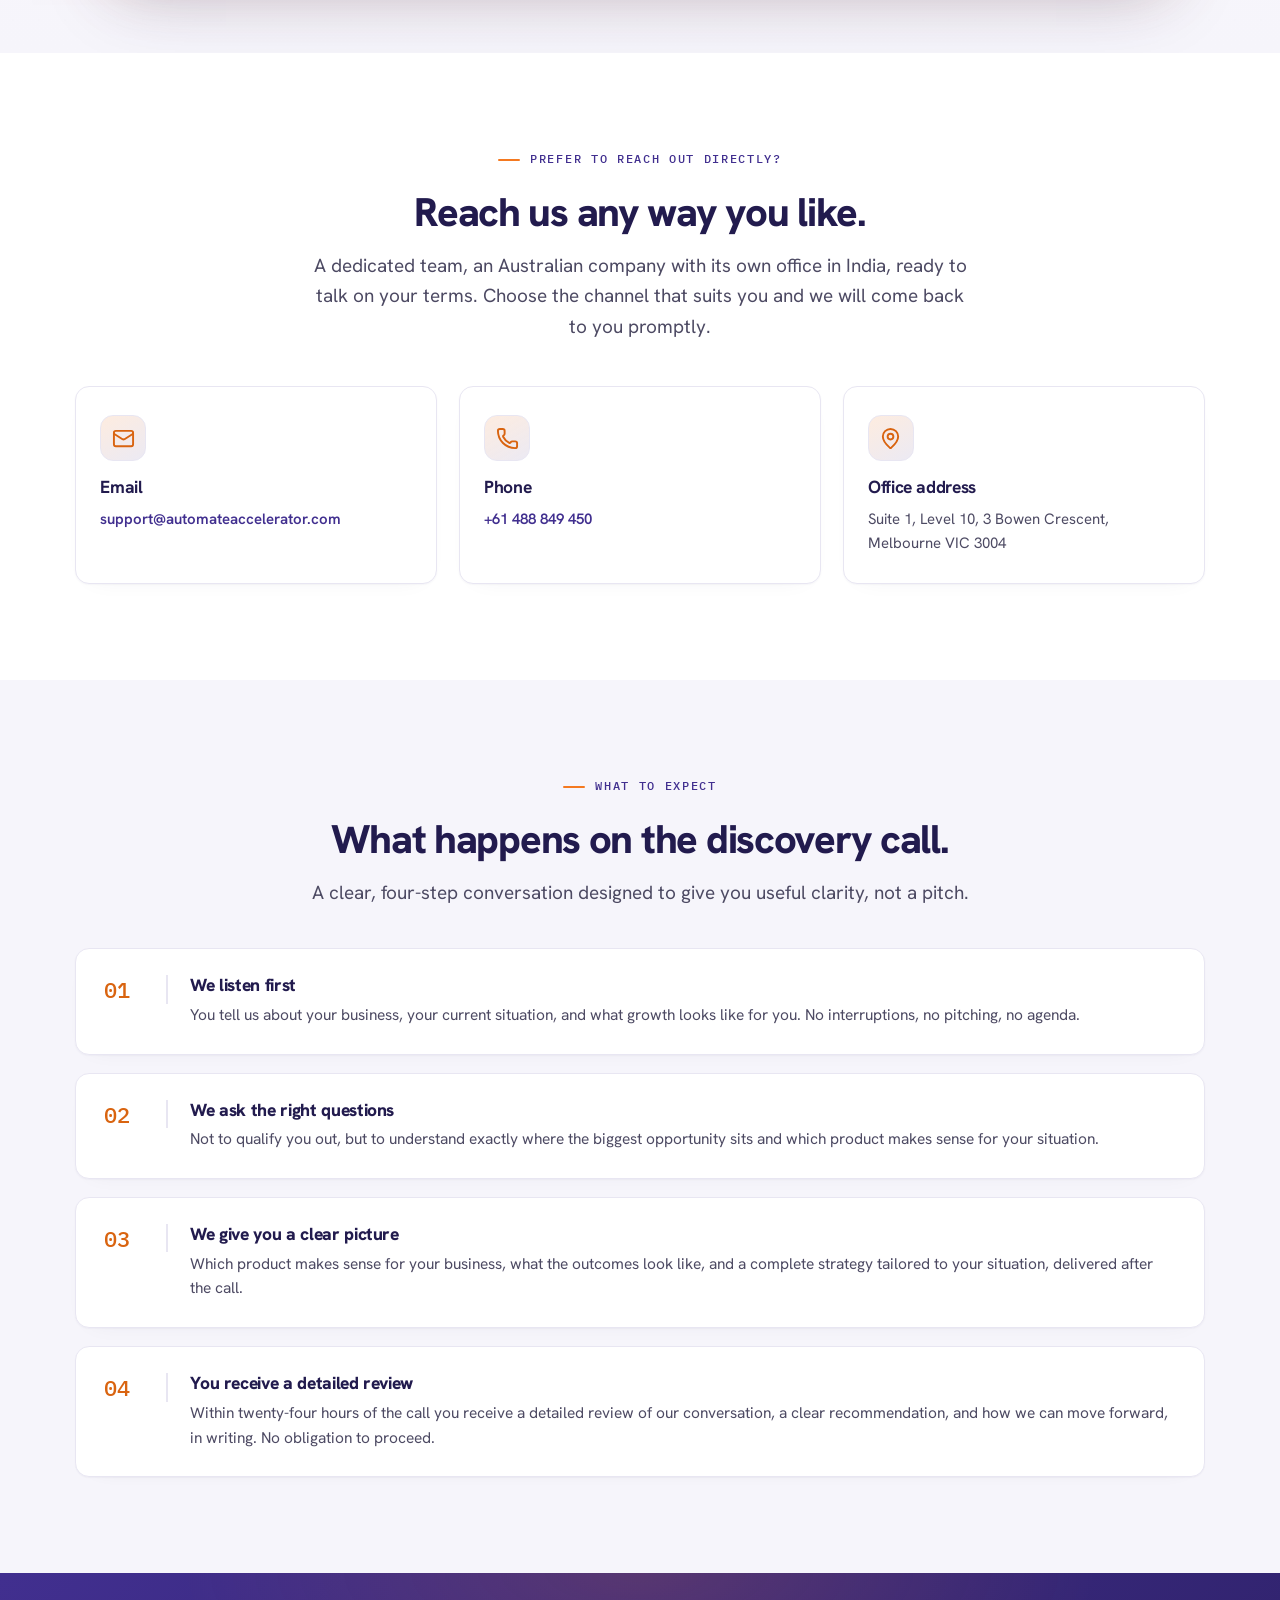
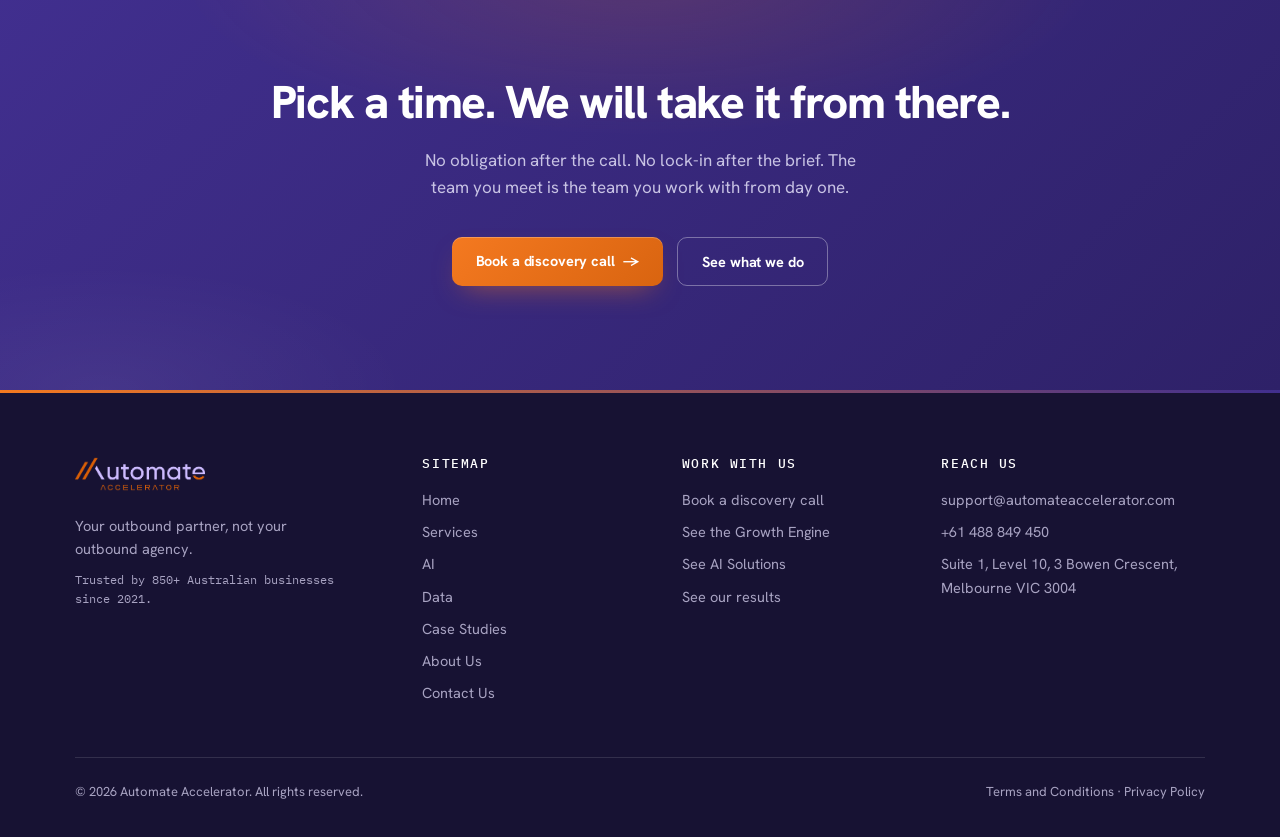
<file: contact.html>
<!DOCTYPE html>
<html lang="en-AU">
<head>
<meta charset="UTF-8">
<meta name="viewport" content="width=device-width, initial-scale=1.0">
<meta name="description" content="Book a 30-minute discovery call with Automate Accelerator. A transparent conversation that leaves you with clarity on the right move, regardless of whether we work together.">
<meta property="og:title" content="Contact | Book a 30-Minute Discovery Call with Automate Accelerator">
<meta property="og:description" content="Book a 30-minute discovery call with Automate Accelerator. A transparent conversation that leaves you with clarity on the right move, regardless of whether we work together.">
<meta property="og:type" content="website">
<meta property="og:site_name" content="Automate Accelerator">
<meta property="og:locale" content="en_AU">
<meta name="twitter:card" content="summary">
<meta name="theme-color" content="#221B4E">
<link rel="icon" type="image/svg+xml" href="assets/favicon.svg">
<title>Contact | Book a 30-Minute Discovery Call with Automate Accelerator</title>
<link rel="preconnect" href="https://fonts.googleapis.com">
<link rel="preconnect" href="https://fonts.gstatic.com" crossorigin>
<link href="https://fonts.googleapis.com/css2?family=Hanken+Grotesk:wght@300;400;500;600;700;800&family=IBM+Plex+Mono:wght@400;500&family=Instrument+Serif:ital@0;1&display=swap" rel="stylesheet">
<link rel="stylesheet" href="styles.css">
<link rel="stylesheet" href="motion.css">
<link rel="stylesheet" href="motion-plus.css">
<link rel="stylesheet" href="card3d.css">
<style>
/* Booking call-to-action card (scoped to contact page) */
.book-card{margin-top:44px;border:1px solid var(--line);border-radius:20px;background:#fff;
  padding:44px 44px;text-align:center;position:relative;overflow:hidden;
  box-shadow:0 1px 2px rgba(34,27,78,.04),0 34px 70px -44px rgba(34,27,78,.30),0 18px 60px -34px rgba(244,121,32,.16)}
.book-card::before{content:"";position:absolute;inset:0;pointer-events:none;
  background:radial-gradient(ellipse 55% 65% at 50% 0%, rgba(244,121,32,.10), transparent 62%)}
.book-card>*{position:relative}
.book-card .bc-badge{font-family:var(--mono);font-size:11px;letter-spacing:.14em;text-transform:uppercase;
  color:var(--purple);background:var(--mist);border:1px solid var(--line);border-radius:99px;
  padding:6px 14px;display:inline-block;margin-bottom:18px}
.book-card h2{font-size:clamp(24px,2.8vw,32px);max-width:20ch;margin:0 auto 12px}
.book-card p.bc-lead{font-size:16.5px;max-width:56ch;margin:0 auto 12px;color:var(--body-c)}
.book-card .bc-meta{display:flex;gap:10px;justify-content:center;flex-wrap:wrap;margin:22px 0 28px}
.book-card .bc-meta span{font-family:var(--mono);font-size:12px;letter-spacing:.06em;text-transform:uppercase;
  color:#6B6787;border:1px solid var(--line);border-radius:99px;padding:8px 16px;background:#fff}
.book-card .btn-primary{font-size:17px;padding:17px 36px}
.book-card .bc-note{margin-top:16px;font-family:var(--mono);font-size:12px;letter-spacing:.05em;color:#8A85A6}
.book-card .bc-note a{color:var(--purple);font-weight:600}
/* Inline booking calendar (concentric with the card: 20px card radius, 14px inner, ~6px visual gap) */
.bc-embed{margin-top:6px;border:1px solid var(--line);border-radius:14px;overflow:hidden;background:#fff}
.bc-embed iframe{display:block;width:100%;height:760px;border:0}
@media (max-width:560px){ .bc-embed iframe{height:640px} }
/* Direct-reach cards: make the link colour obvious and clickable */
.contact-cards .card a{color:var(--purple);font-weight:600;text-decoration:none}
.contact-cards .card a:hover{text-decoration:underline}
@media (max-width:560px){ .book-card{padding:34px 24px} }
</style>
<noscript><style>.rv{opacity:1;transform:none}</style></noscript>
</head>
<body class="pol">

<header>
  <div class="wrap nav">
    <a href="index.html" aria-label="Automate Accelerator home"><img src="AA-logo-dark.png" alt="Automate Accelerator"></a>
    <ul>
      <li><a href="index.html">Home</a></li>
      <li><a href="services.html">Services</a></li>
      <li><a href="ai.html">AI</a></li>
      <li><a href="data.html">Data</a></li>
      <li><a href="case-studies.html">Case Studies</a></li>
      <li><a href="about.html">About Us</a></li>
      <li><a class="btn btn-primary" href="contact.html">Book a discovery call</a></li>
    </ul>
  </div>
</header>

<!-- 1 · BOOK A CALL (page hero) -->
<section class="page-hero" id="top">
  <div class="wrap">
    <span class="eyebrow">Book a call</span>
    <h1>Let us find out if <span class="si">we are right for each other.</span></h1>
    <p class="lead taper">Thirty minutes. A transparent conversation. You leave with clarity on<br class="brk">what the right move is, regardless of whether we work together.</p>
    <div class="book-card">
      <span class="bc-badge">Discovery call</span>
      <h2>Book your 30-minute discovery call.</h2>
      <p class="bc-lead">Pick a time that suits you and speak directly with a named account manager. No form to fill in, no redirect, no obligation.</p>
      <div class="bc-meta">
        <span>30 minutes</span>
        <span>No obligation</span>
        <span>No sales pressure</span>
      </div>
      <div class="bc-embed"><iframe src="https://www.calendar.automateaccelerator.com/narayan-calendar" title="Book a discovery call with Automate Accelerator" loading="lazy"></iframe></div>
      <p class="bc-note">Calendar not loading? <a href="https://www.calendar.automateaccelerator.com/narayan-calendar" target="_blank" rel="noopener">Open it in a new tab &rarr;</a> Prefer email or phone? Every direct channel is listed just below.</p>
    </div>
  </div>
</section>

<!-- 2 · REACH OUT DIRECTLY -->
<section>
  <div class="wrap">
    <span class="eyebrow">Prefer to reach out directly?</span>
    <h2 class="sec">Reach us any way you like.</h2>
    <p class="sec-intro">A dedicated team, an Australian company with its own office in India, ready to talk on your terms. Choose the channel that suits you and we will come back to you promptly.</p>
    <div class="contact-cards">
      <div class="card rv"><span class="ico"><svg
  class="lucide lucide-mail"
  xmlns="http://www.w3.org/2000/svg"
  width="24"
  height="24"
  viewBox="0 0 24 24"
  fill="none"
  stroke="currentColor"
  stroke-width="2"
  stroke-linecap="round"
  stroke-linejoin="round"
>
  <path d="m22 7-8.991 5.727a2 2 0 0 1-2.009 0L2 7" />
  <rect x="2" y="4" width="20" height="16" rx="2" />
</svg></span><h3>Email</h3><p><a href="mailto:support@automateaccelerator.com">support@automateaccelerator.com</a></p></div>
      <div class="card rv"><span class="ico"><svg
  class="lucide lucide-phone"
  xmlns="http://www.w3.org/2000/svg"
  width="24"
  height="24"
  viewBox="0 0 24 24"
  fill="none"
  stroke="currentColor"
  stroke-width="2"
  stroke-linecap="round"
  stroke-linejoin="round"
>
  <path d="M13.832 16.568a1 1 0 0 0 1.213-.303l.355-.465A2 2 0 0 1 17 15h3a2 2 0 0 1 2 2v3a2 2 0 0 1-2 2A18 18 0 0 1 2 4a2 2 0 0 1 2-2h3a2 2 0 0 1 2 2v3a2 2 0 0 1-.8 1.6l-.468.351a1 1 0 0 0-.292 1.233 14 14 0 0 0 6.392 6.384" />
</svg></span><h3>Phone</h3><p><a href="tel:+61488849450">+61 488 849 450</a></p></div>
      <div class="card rv"><span class="ico"><svg
  class="lucide lucide-map-pin"
  xmlns="http://www.w3.org/2000/svg"
  width="24"
  height="24"
  viewBox="0 0 24 24"
  fill="none"
  stroke="currentColor"
  stroke-width="2"
  stroke-linecap="round"
  stroke-linejoin="round"
>
  <path d="M20 10c0 4.993-5.539 10.193-7.399 11.799a1 1 0 0 1-1.202 0C9.539 20.193 4 14.993 4 10a8 8 0 0 1 16 0" />
  <circle cx="12" cy="10" r="3" />
</svg></span><h3>Office address</h3><p>Suite 1, Level 10, 3 Bowen Crescent, Melbourne VIC 3004</p></div>
    </div>
  </div>
</section>

<!-- 3 · WHAT TO EXPECT -->
<section class="problem">
  <div class="wrap">
    <span class="eyebrow">What to expect</span>
    <h2 class="sec">What happens on the discovery call.</h2>
    <p class="sec-intro">A clear, four-step conversation designed to give you useful clarity, not a pitch.</p>
    <div class="step-list">
      <div class="step rv"><div class="n">01</div><div><h3>We listen first</h3><p>You tell us about your business, your current situation, and what growth looks like for you. No interruptions, no pitching, no agenda.</p></div></div>
      <div class="step rv"><div class="n">02</div><div><h3>We ask the right questions</h3><p>Not to qualify you out, but to understand exactly where the biggest opportunity sits and which product makes sense for your situation.</p></div></div>
      <div class="step rv"><div class="n">03</div><div><h3>We give you a clear picture</h3><p>Which product makes sense for your business, what the outcomes look like, and a complete strategy tailored to your situation, delivered after the call.</p></div></div>
      <div class="step rv"><div class="n">04</div><div><h3>You receive a detailed review</h3><p>Within twenty-four hours of the call you receive a detailed review of our conversation, a clear recommendation, and how we can move forward, in writing. No obligation to proceed.</p></div></div>
    </div>
  </div>
</section>

<!-- 4 · READY WHEN YOU ARE -->
<section class="final">
  <div class="wrap">
    <h2>Pick a time. We will take it from there.</h2>
    <p style="margin-top:18px">No obligation after the call. No lock-in after the brief. The team you meet is the team you work with from day one.</p>
    <div class="hero-ctas" style="justify-content:center">
      <a class="btn btn-primary" href="https://www.calendar.automateaccelerator.com/narayan-calendar" target="_blank" rel="noopener">Book a discovery call</a>
      <a class="btn btn-ghost" href="services.html">See what we do</a>
    </div>
  </div>
</section>

<footer>
  <div class="wrap">
    <div class="foot">
      <div>
        <img src="AA-logo-dark.png" alt="Automate Accelerator">
        <p>Your outbound partner, not your outbound agency.</p>
        <p style="margin-top:10px;font-family:var(--mono);font-size:12px">Trusted by 850+ Australian businesses since 2021.</p>
      </div>
      <div>
        <h4>Sitemap</h4>
        <ul><li><a href="index.html">Home</a></li><li><a href="services.html">Services</a></li><li><a href="ai.html">AI</a></li><li><a href="data.html">Data</a></li><li><a href="case-studies.html">Case Studies</a></li><li><a href="about.html">About Us</a></li><li><a href="contact.html">Contact Us</a></li></ul>
      </div>
      <div>
        <h4>Work with us</h4>
        <ul><li><a href="contact.html">Book a discovery call</a></li><li><a href="services.html">See the Growth Engine</a></li><li><a href="ai.html">See AI Solutions</a></li><li><a href="case-studies.html">See our results</a></li></ul>
      </div>
      <div>
        <h4>Reach us</h4>
        <ul>
          <li><a href="mailto:support@automateaccelerator.com">support@automateaccelerator.com</a></li>
          <li><a href="tel:+61488849450">+61 488 849 450</a></li>
          <li>Suite 1, Level 10, 3 Bowen Crescent,<br>Melbourne VIC 3004</li>
        </ul>
      </div>
    </div>
    <div class="foot-bar">
      <span>© 2026 Automate Accelerator. All rights reserved.</span>
      <span><a href="terms.html">Terms and Conditions</a> · <a href="privacy.html">Privacy Policy</a></span>
    </div>
  </div>
</footer>

<script src="assets/vendor/gsap.min.js" defer></script>
<script src="app.js" defer></script>
<script src="motion-plus.js" defer></script>
<script src="motion.js" defer></script>
<script src="card3d.js" defer></script>
</body>
</html>
</file>
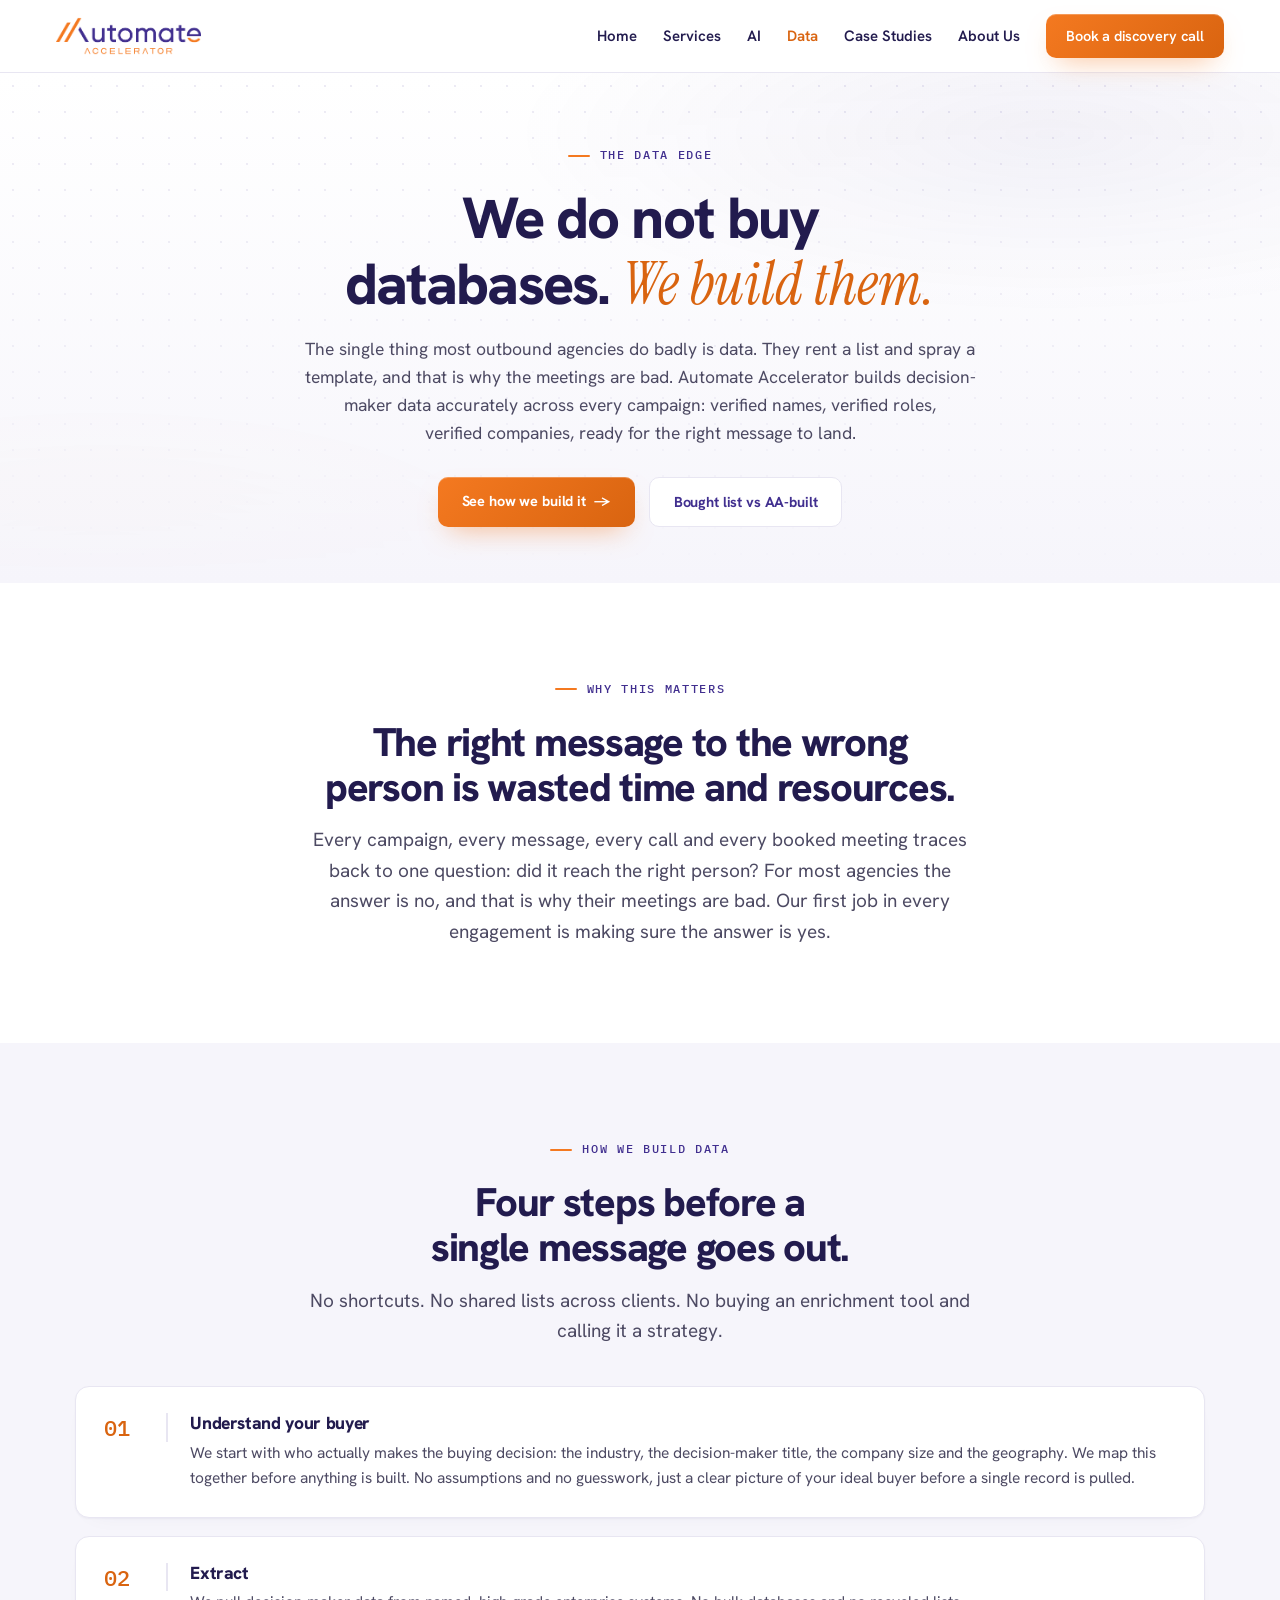
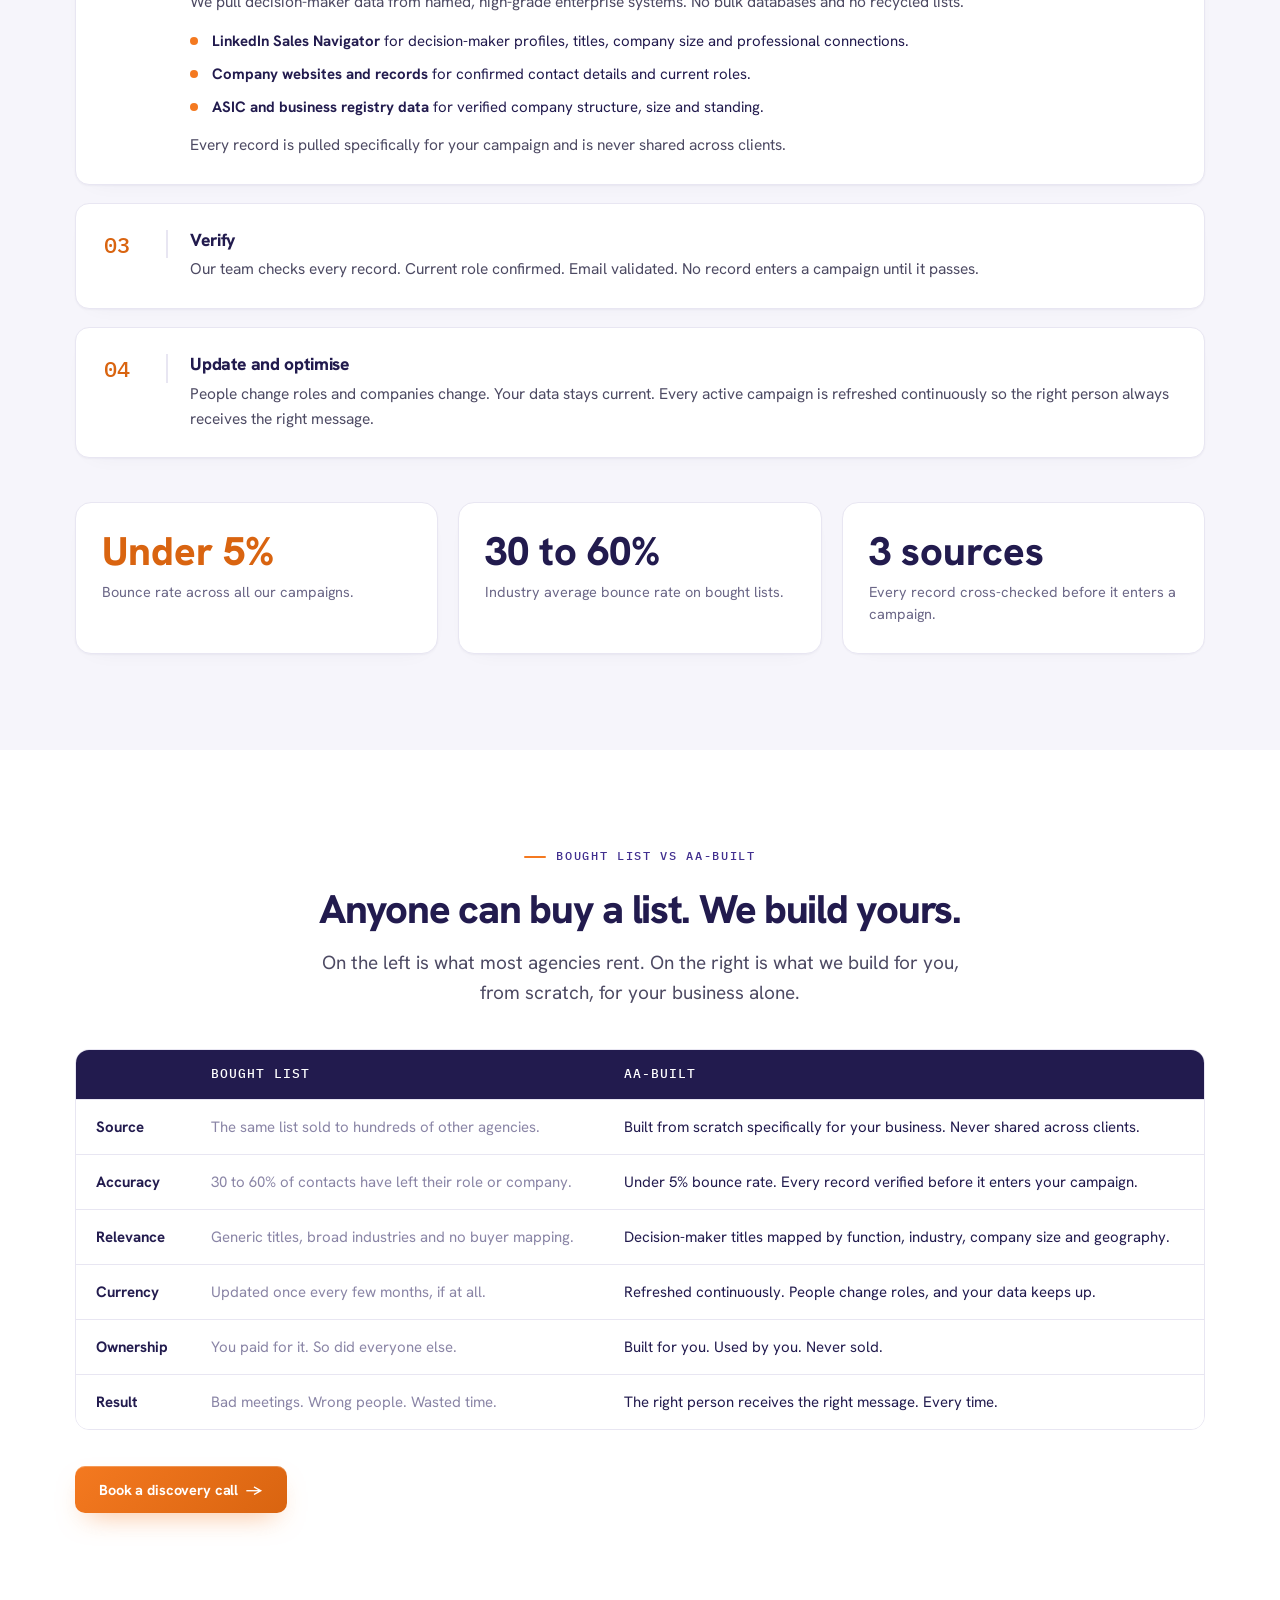
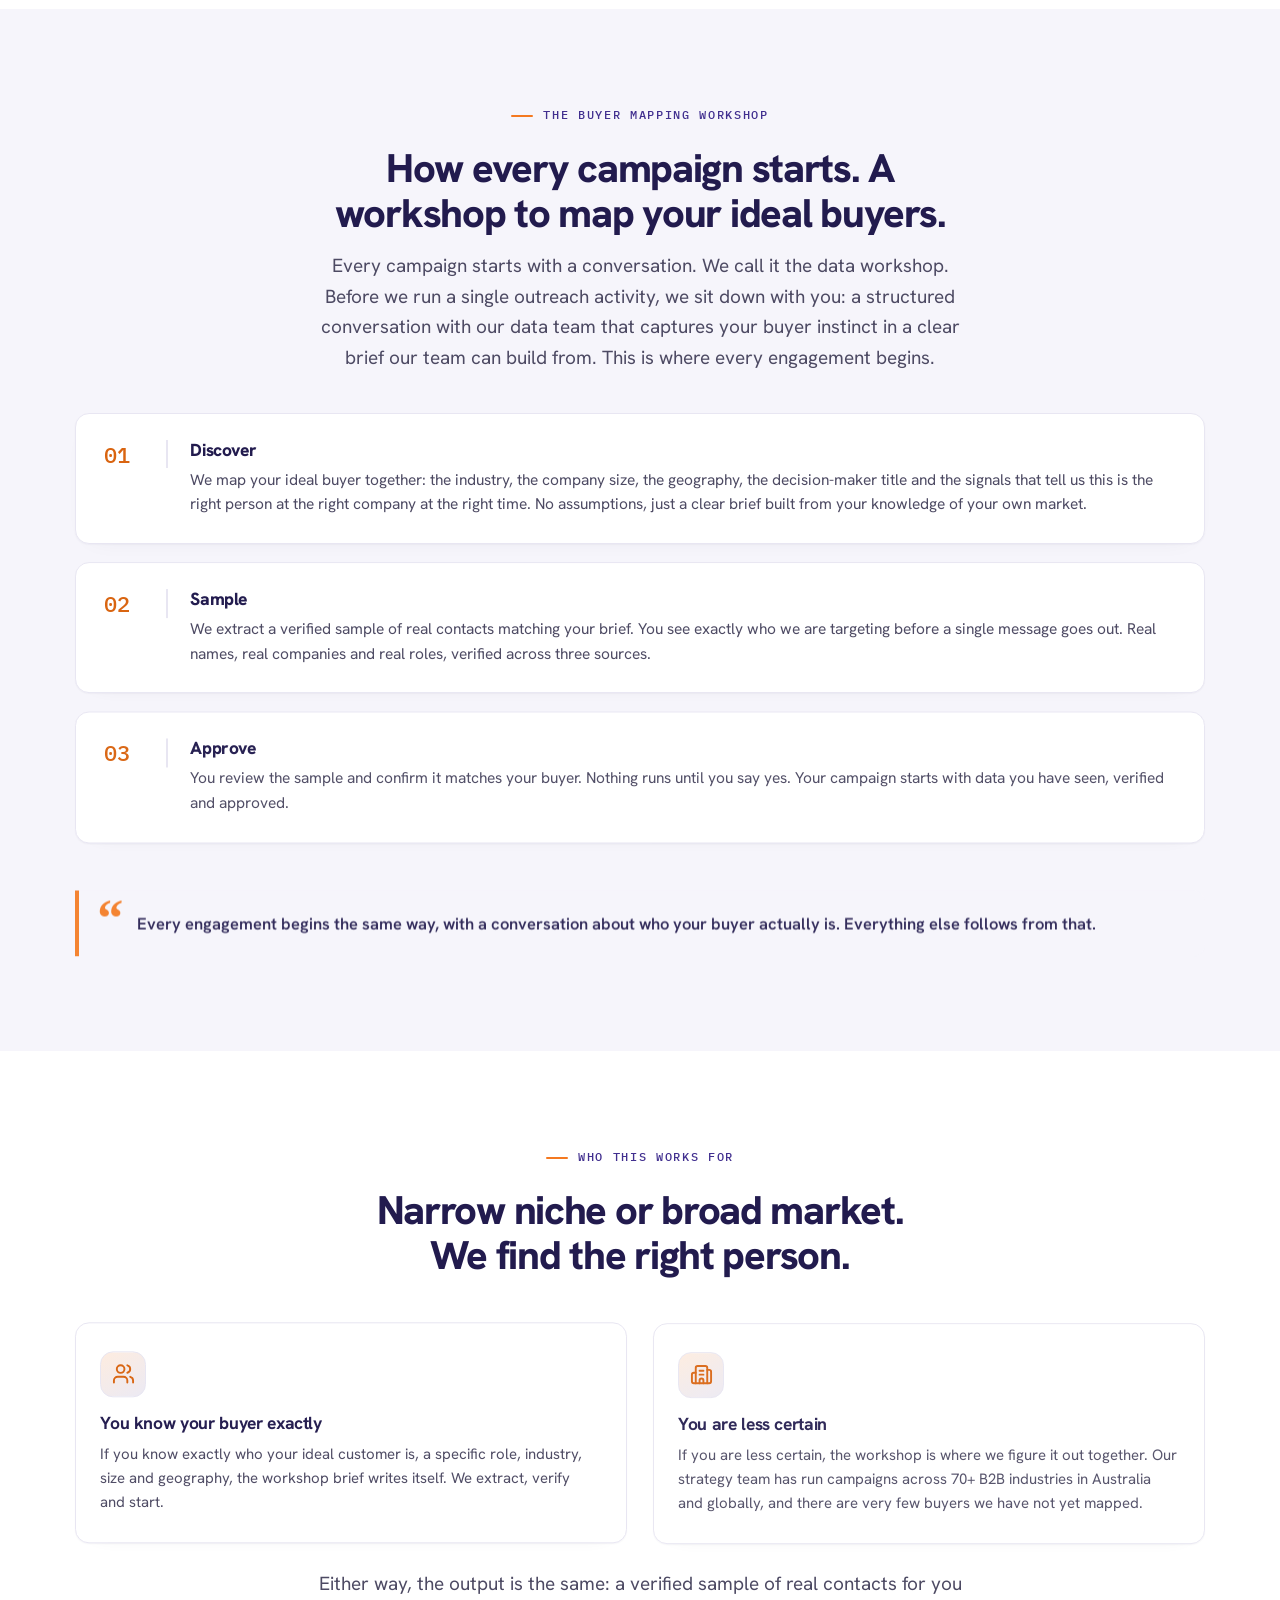
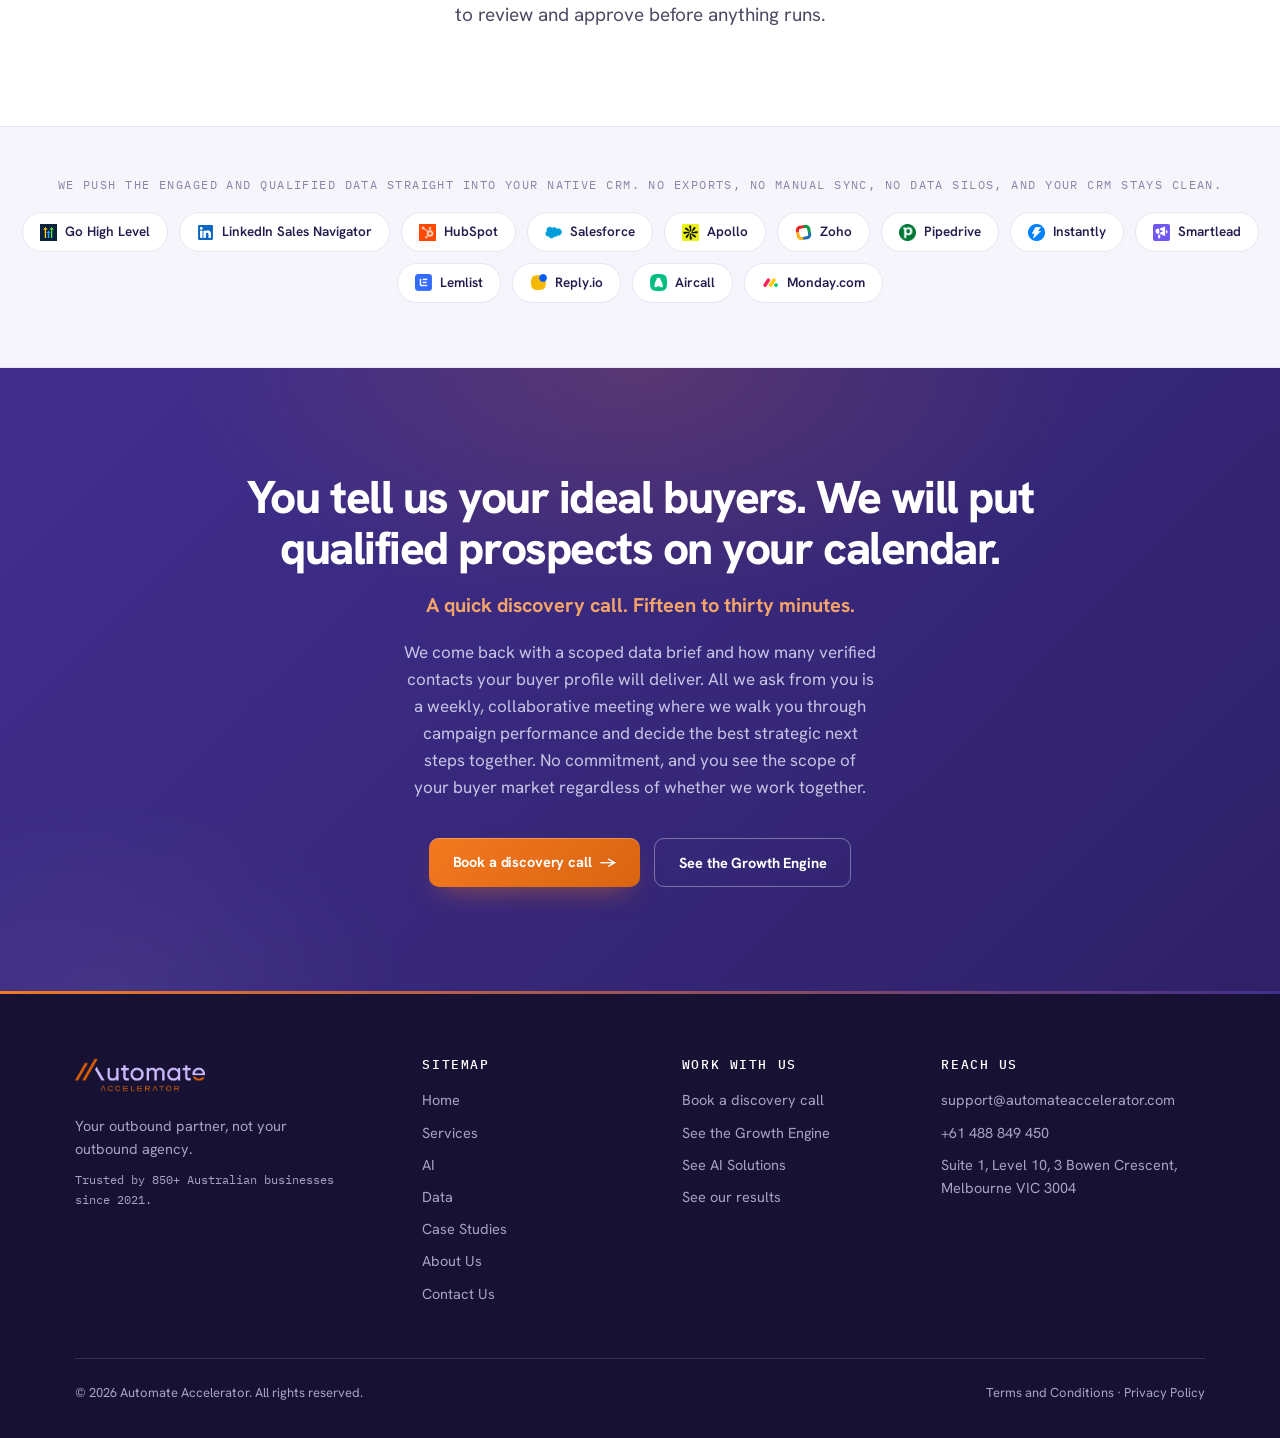
<file: data.html>
<!DOCTYPE html>
<html lang="en-AU">
<head>
<meta charset="UTF-8">
<meta name="viewport" content="width=device-width, initial-scale=1.0">
<meta name="description" content="We do not buy databases. We build them. Verified decision-maker data built from scratch for every campaign, with under 5% bounce rate against an industry average of 30 to 60% on bought lists.">
<meta property="og:title" content="Automate Accelerator | Data | We Do Not Buy Databases. We Build Them.">
<meta property="og:description" content="We do not buy databases. We build them. Verified decision-maker data built from scratch for every campaign, with under 5% bounce rate against an industry average of 30 to 60% on bought lists.">
<meta property="og:type" content="website">
<meta property="og:site_name" content="Automate Accelerator">
<meta property="og:locale" content="en_AU">
<meta name="twitter:card" content="summary">
<meta name="theme-color" content="#221B4E">
<link rel="icon" type="image/svg+xml" href="assets/favicon.svg">
<title>Automate Accelerator | Data | We Do Not Buy Databases. We Build Them.</title>
<link rel="preconnect" href="https://fonts.googleapis.com">
<link rel="preconnect" href="https://fonts.gstatic.com" crossorigin>
<link href="https://fonts.googleapis.com/css2?family=Hanken+Grotesk:wght@300;400;500;600;700;800&family=IBM+Plex+Mono:wght@400;500&family=Instrument+Serif:ital@0;1&display=swap" rel="stylesheet">
<link rel="stylesheet" href="styles.css">
<link rel="stylesheet" href="motion.css">
<link rel="stylesheet" href="motion-plus.css">
<link rel="stylesheet" href="card3d.css">
<style>
  /* Data page scoped components */
  .src-list{list-style:none;margin:14px 0 0;display:grid;gap:9px}
  .src-list li{position:relative;padding-left:22px;font-size:15px;color:var(--ink)}
  .src-list li::before{content:"";position:absolute;left:0;top:8px;width:8px;height:8px;border-radius:99px;background:var(--orange)}
  .src-list li b{font-weight:700}
  .stat-row{display:grid;grid-template-columns:repeat(3,1fr);gap:20px;margin-top:44px}
  .stat-card{background:#fff;border:1px solid var(--line);border-radius:16px;padding:28px 26px;box-shadow:0 1px 2px rgba(34,27,78,.04),0 8px 24px -18px rgba(34,27,78,.10)}
  .stat-card b{display:block;font-size:clamp(30px,3.4vw,40px);font-weight:800;color:var(--ink);line-height:1}
  .stat-card .stat-o{color:var(--orange-deep)}
  .stat-card span{display:block;margin-top:10px;font-size:14.5px;color:#6B6787;line-height:1.5}
  @media(max-width:860px){.stat-row{grid-template-columns:1fr}}
</style>
<noscript><style>.rv{opacity:1;transform:none}</style></noscript>
</head>
<body class="pol">

<header>
  <div class="wrap nav">
    <a href="index.html" aria-label="Automate Accelerator home"><img src="AA-logo-dark.png" alt="Automate Accelerator"></a>
    <ul>
      <li><a href="index.html">Home</a></li>
      <li><a href="services.html">Services</a></li>
      <li><a href="ai.html">AI</a></li>
      <li><a href="data.html" style="color:var(--orange-deep)">Data</a></li>
      <li><a href="case-studies.html">Case Studies</a></li>
      <li><a href="about.html">About Us</a></li>
      <li><a class="btn btn-primary" href="contact.html">Book a discovery call</a></li>
    </ul>
  </div>
</header>

<!-- 1 · HERO -->
<section class="page-hero" id="top">
  <div class="wrap">
    <span class="eyebrow">The data edge</span>
    <h1>We do not buy databases. <span class="si">We build them.</span></h1>
    <p class="lead taper">The single thing most outbound agencies do badly is data. They rent a list and spray a<br class="brk">template, and that is why the meetings are bad. Automate Accelerator builds decision-<br class="brk">maker data accurately across every campaign: verified names, verified roles,<br class="brk">verified companies, ready for the right message to land.</p>
    <div class="hero-ctas">
      <a class="btn btn-primary" href="#build">See how we build it</a>
      <a class="btn btn-ghost" href="#compare">Bought list vs AA-built</a>
    </div>
  </div>
</section>

<!-- 2 · WHY THIS MATTERS -->
<section>
  <div class="wrap">
    <span class="eyebrow">Why this matters</span>
    <h2 class="sec">The right message to the wrong person is wasted time and resources.</h2>
    <p class="sec-intro">Every campaign, every message, every call and every booked meeting traces back to one question: did it reach the right person? For most agencies the answer is no, and that is why their meetings are bad. Our first job in every engagement is making sure the answer is yes.</p>
  </div>
</section>

<!-- 3 · HOW WE BUILD DATA -->
<section class="problem" id="build">
  <div class="wrap">
    <span class="eyebrow">How we build data</span>
    <h2 class="sec">Four steps before a single message goes out.</h2>
    <p class="sec-intro">No shortcuts. No shared lists across clients. No buying an enrichment tool and calling it a strategy.</p>
    <div class="step-list">
      <div class="step rv"><div class="n">01</div><div><h3>Understand your buyer</h3><p>We start with who actually makes the buying decision: the industry, the decision-maker title, the company size and the geography. We map this together before anything is built. No assumptions and no guesswork, just a clear picture of your ideal buyer before a single record is pulled.</p></div></div>
      <div class="step rv"><div class="n">02</div><div><h3>Extract</h3><p>We pull decision-maker data from named, high-grade enterprise systems. No bulk databases and no recycled lists.</p>
        <ul class="src-list">
          <li><b>LinkedIn Sales Navigator</b> for decision-maker profiles, titles, company size and professional connections.</li>
          <li><b>Company websites and records</b> for confirmed contact details and current roles.</li>
          <li><b>ASIC and business registry data</b> for verified company structure, size and standing.</li>
        </ul>
        <p style="margin-top:14px">Every record is pulled specifically for your campaign and is never shared across clients.</p>
      </div></div>
      <div class="step rv"><div class="n">03</div><div><h3>Verify</h3><p>Our team checks every record. Current role confirmed. Email validated. No record enters a campaign until it passes.</p></div></div>
      <div class="step rv"><div class="n">04</div><div><h3>Update and optimise</h3><p>People change roles and companies change. Your data stays current. Every active campaign is refreshed continuously so the right person always receives the right message.</p></div></div>
    </div>
    <div class="stat-row">
      <div class="stat-card rv"><b class="stat-o">Under 5%</b><span>Bounce rate across all our campaigns.</span></div>
      <div class="stat-card rv"><b>30 to 60%</b><span>Industry average bounce rate on bought lists.</span></div>
      <div class="stat-card rv"><b>3 sources</b><span>Every record cross-checked before it enters a campaign.</span></div>
    </div>
  </div>
</section>

<!-- 4 · BOUGHT VS AA CUSTOM-BUILT -->
<section id="compare">
  <div class="wrap">
    <span class="eyebrow">Bought list vs AA-built</span>
    <h2 class="sec">Anyone can buy a list. We build yours.</h2>
    <p class="sec-intro">On the left is what most agencies rent. On the right is what we build for you, from scratch, for your business alone.</p>
    <table class="tbl rv">
      <tr><th></th><th>Bought list</th><th>AA-built</th></tr>
      <tr><td>Source</td><td class="bad">The same list sold to hundreds of other agencies.</td><td class="good">Built from scratch specifically for your business. Never shared across clients.</td></tr>
      <tr><td>Accuracy</td><td class="bad">30 to 60% of contacts have left their role or company.</td><td class="good">Under 5% bounce rate. Every record verified before it enters your campaign.</td></tr>
      <tr><td>Relevance</td><td class="bad">Generic titles, broad industries and no buyer mapping.</td><td class="good">Decision-maker titles mapped by function, industry, company size and geography.</td></tr>
      <tr><td>Currency</td><td class="bad">Updated once every few months, if at all.</td><td class="good">Refreshed continuously. People change roles, and your data keeps up.</td></tr>
      <tr><td>Ownership</td><td class="bad">You paid for it. So did everyone else.</td><td class="good">Built for you. Used by you. Never sold.</td></tr>
      <tr><td>Result</td><td class="bad">Bad meetings. Wrong people. Wasted time.</td><td class="good">The right person receives the right message. Every time.</td></tr>
    </table>
    <p style="margin-top:36px"><a class="btn btn-primary" href="contact.html">Book a discovery call</a></p>
  </div>
</section>

<!-- 5 · THE BUYER MAPPING WORKSHOP -->
<section class="problem">
  <div class="wrap">
    <span class="eyebrow">The buyer mapping workshop</span>
    <h2 class="sec">How every campaign starts. A workshop to map your ideal buyers.</h2>
    <p class="sec-intro">Every campaign starts with a conversation. We call it the data workshop. Before we run a single outreach activity, we sit down with you: a structured conversation with our data team that captures your buyer instinct in a clear brief our team can build from. This is where every engagement begins.</p>
    <div class="step-list">
      <div class="step rv"><div class="n">01</div><div><h3>Discover</h3><p>We map your ideal buyer together: the industry, the company size, the geography, the decision-maker title and the signals that tell us this is the right person at the right company at the right time. No assumptions, just a clear brief built from your knowledge of your own market.</p></div></div>
      <div class="step rv"><div class="n">02</div><div><h3>Sample</h3><p>We extract a verified sample of real contacts matching your brief. You see exactly who we are targeting before a single message goes out. Real names, real companies and real roles, verified across three sources.</p></div></div>
      <div class="step rv"><div class="n">03</div><div><h3>Approve</h3><p>You review the sample and confirm it matches your buyer. Nothing runs until you say yes. Your campaign starts with data you have seen, verified and approved.</p></div></div>
    </div>
    <div class="quote-pull rv">Every engagement begins the same way, with a conversation about who your buyer actually is. Everything else follows from that.</div>
  </div>
</section>

<!-- 6 · WHO THIS WORKS FOR -->
<section>
  <div class="wrap">
    <span class="eyebrow">Who this works for</span>
    <h2 class="sec">Narrow niche or broad market. We find the right person.</h2>
    <div class="two-col">
      <div class="card rv"><span class="ico"><svg class="lucide lucide-users" xmlns="http://www.w3.org/2000/svg" width="24" height="24" viewBox="0 0 24 24" fill="none" stroke="currentColor" stroke-width="2" stroke-linecap="round" stroke-linejoin="round"><path d="M16 21v-2a4 4 0 0 0-4-4H6a4 4 0 0 0-4 4v2" /><path d="M16 3.128a4 4 0 0 1 0 7.744" /><path d="M22 21v-2a4 4 0 0 0-3-3.87" /><circle cx="9" cy="7" r="4" /></svg></span><div class="k"></div><h3>You know your buyer exactly</h3><p>If you know exactly who your ideal customer is, a specific role, industry, size and geography, the workshop brief writes itself. We extract, verify and start.</p></div>
      <div class="card rv"><span class="ico"><svg class="lucide lucide-building-2" xmlns="http://www.w3.org/2000/svg" width="24" height="24" viewBox="0 0 24 24" fill="none" stroke="currentColor" stroke-width="2" stroke-linecap="round" stroke-linejoin="round"><path d="M10 12h4" /><path d="M10 8h4" /><path d="M14 21v-3a2 2 0 0 0-4 0v3" /><path d="M6 10H4a2 2 0 0 0-2 2v7a2 2 0 0 0 2 2h16a2 2 0 0 0 2-2V9a2 2 0 0 0-2-2h-2" /><path d="M6 21V5a2 2 0 0 1 2-2h8a2 2 0 0 1 2 2v16" /></svg></span><div class="k"></div><h3>You are less certain</h3><p>If you are less certain, the workshop is where we figure it out together. Our strategy team has run campaigns across 70+ B2B industries in Australia and globally, and there are very few buyers we have not yet mapped.</p></div>
    </div>
    <p class="sec-intro" style="margin-top:26px">Either way, the output is the same: a verified sample of real contacts for you to review and approve before anything runs.</p>
  </div>
</section>

<!-- 7 · TOOLS WE INTEGRATE WITH -->
<div class="tools-band">
  <p class="t-label">We push the engaged and qualified data straight into your native CRM. No exports, no manual sync, no data silos, and your CRM stays clean.</p>
  <div class="tool-row">
    <span class="tool"><img src="assets/tech/gohighlevel.png" alt="" loading="lazy">Go High Level</span><span class="tool"><img src="assets/tech/linkedin-sales-navigator.svg" alt="" loading="lazy">LinkedIn Sales Navigator</span><span class="tool"><img src="assets/tech/hubspot.png" alt="" loading="lazy">HubSpot</span><span class="tool"><img src="assets/tech/salesforce.png" alt="" loading="lazy">Salesforce</span><span class="tool"><img src="assets/tech/apollo.png" alt="" loading="lazy">Apollo</span><span class="tool"><img src="assets/tech/zoho.png" alt="" loading="lazy">Zoho</span><span class="tool"><img src="assets/tech/pipedrive.png" alt="" loading="lazy">Pipedrive</span><span class="tool"><img src="assets/tech/instantly.png" alt="" loading="lazy">Instantly</span><span class="tool"><img src="assets/tech/smartlead.png" alt="" loading="lazy">Smartlead</span><span class="tool"><img src="assets/tech/lemlist.png" alt="" loading="lazy">Lemlist</span><span class="tool"><img src="assets/tech/reply-io.png" alt="" loading="lazy">Reply.io</span><span class="tool"><img src="assets/tech/aircall.png" alt="" loading="lazy">Aircall</span><span class="tool"><img src="assets/tech/monday.png" alt="" loading="lazy">Monday.com</span>
  </div>
</div>

<!-- 8 · FINAL CTA -->
<section class="final">
  <div class="wrap">
    <h2>You tell us your ideal buyers. We will put qualified prospects on your calendar.</h2>
    <p class="sub2">A quick discovery call. Fifteen to thirty minutes.</p>
    <p>We come back with a scoped data brief and how many verified contacts your buyer profile will deliver. All we ask from you is a weekly, collaborative meeting where we walk you through campaign performance and decide the best strategic next steps together. No commitment, and you see the scope of your buyer market regardless of whether we work together.</p>
    <div class="hero-ctas" style="justify-content:center">
      <a class="btn btn-primary" href="contact.html">Book a discovery call</a>
      <a class="btn btn-ghost" href="services.html">See the Growth Engine</a>
    </div>
  </div>
</section>

<footer>
  <div class="wrap">
    <div class="foot">
      <div>
        <img src="AA-logo-dark.png" alt="Automate Accelerator">
        <p>Your outbound partner, not your outbound agency.</p>
        <p style="margin-top:10px;font-family:var(--mono);font-size:12px">Trusted by 850+ Australian businesses since 2021.</p>
      </div>
      <div>
        <h4>Sitemap</h4>
        <ul><li><a href="index.html">Home</a></li><li><a href="services.html">Services</a></li><li><a href="ai.html">AI</a></li><li><a href="data.html">Data</a></li><li><a href="case-studies.html">Case Studies</a></li><li><a href="about.html">About Us</a></li><li><a href="contact.html">Contact Us</a></li></ul>
      </div>
      <div>
        <h4>Work with us</h4>
        <ul><li><a href="contact.html">Book a discovery call</a></li><li><a href="services.html">See the Growth Engine</a></li><li><a href="ai.html">See AI Solutions</a></li><li><a href="case-studies.html">See our results</a></li></ul>
      </div>
      <div>
        <h4>Reach us</h4>
        <ul>
          <li><a href="mailto:support@automateaccelerator.com">support@automateaccelerator.com</a></li>
          <li><a href="tel:+61488849450">+61 488 849 450</a></li>
          <li>Suite 1, Level 10, 3 Bowen Crescent,<br>Melbourne VIC 3004</li>
        </ul>
      </div>
    </div>
    <div class="foot-bar">
      <span>© 2026 Automate Accelerator. All rights reserved.</span>
      <span><a href="terms.html">Terms and Conditions</a> · <a href="privacy.html">Privacy Policy</a></span>
    </div>
  </div>
</footer>

<script src="assets/vendor/gsap.min.js" defer></script>
<script src="app.js" defer></script>
<script src="motion-plus.js" defer></script>
<script src="motion.js" defer></script>
<script src="card3d.js" defer></script>
</body>
</html>
</file>
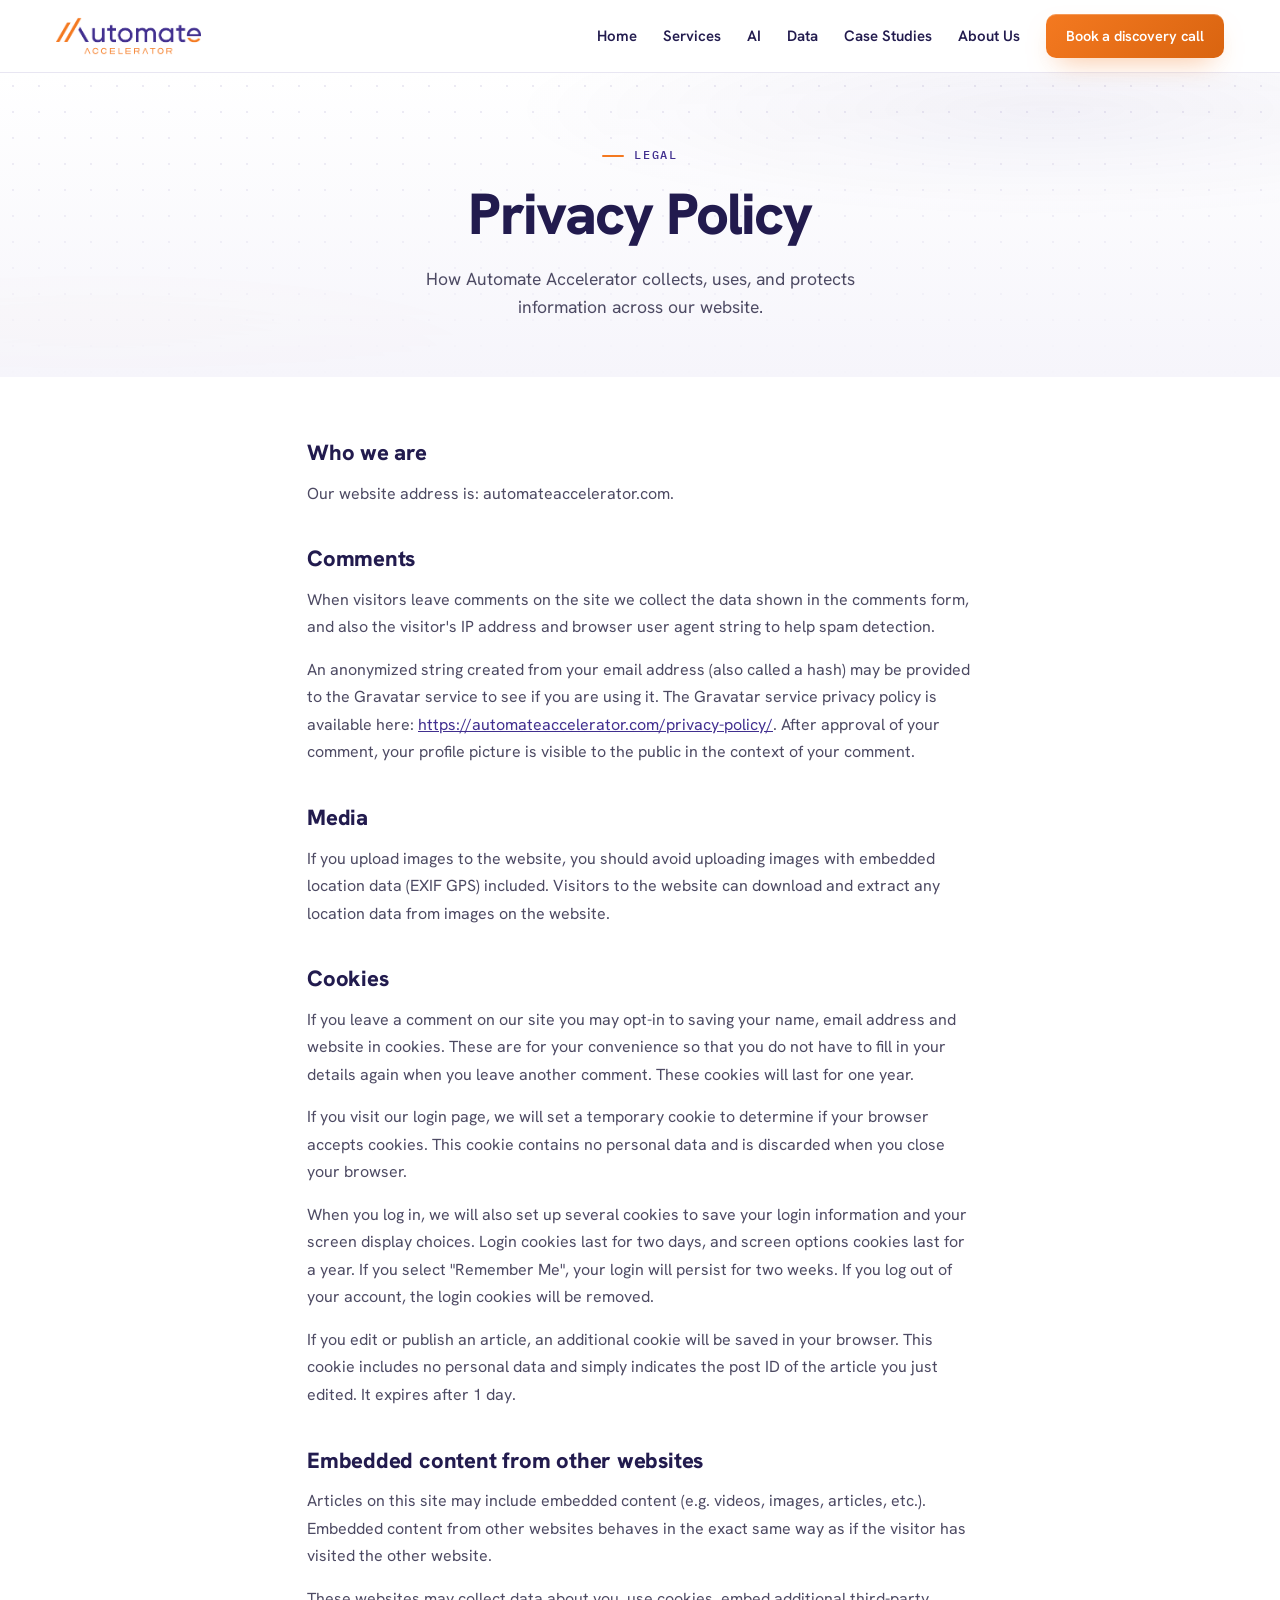
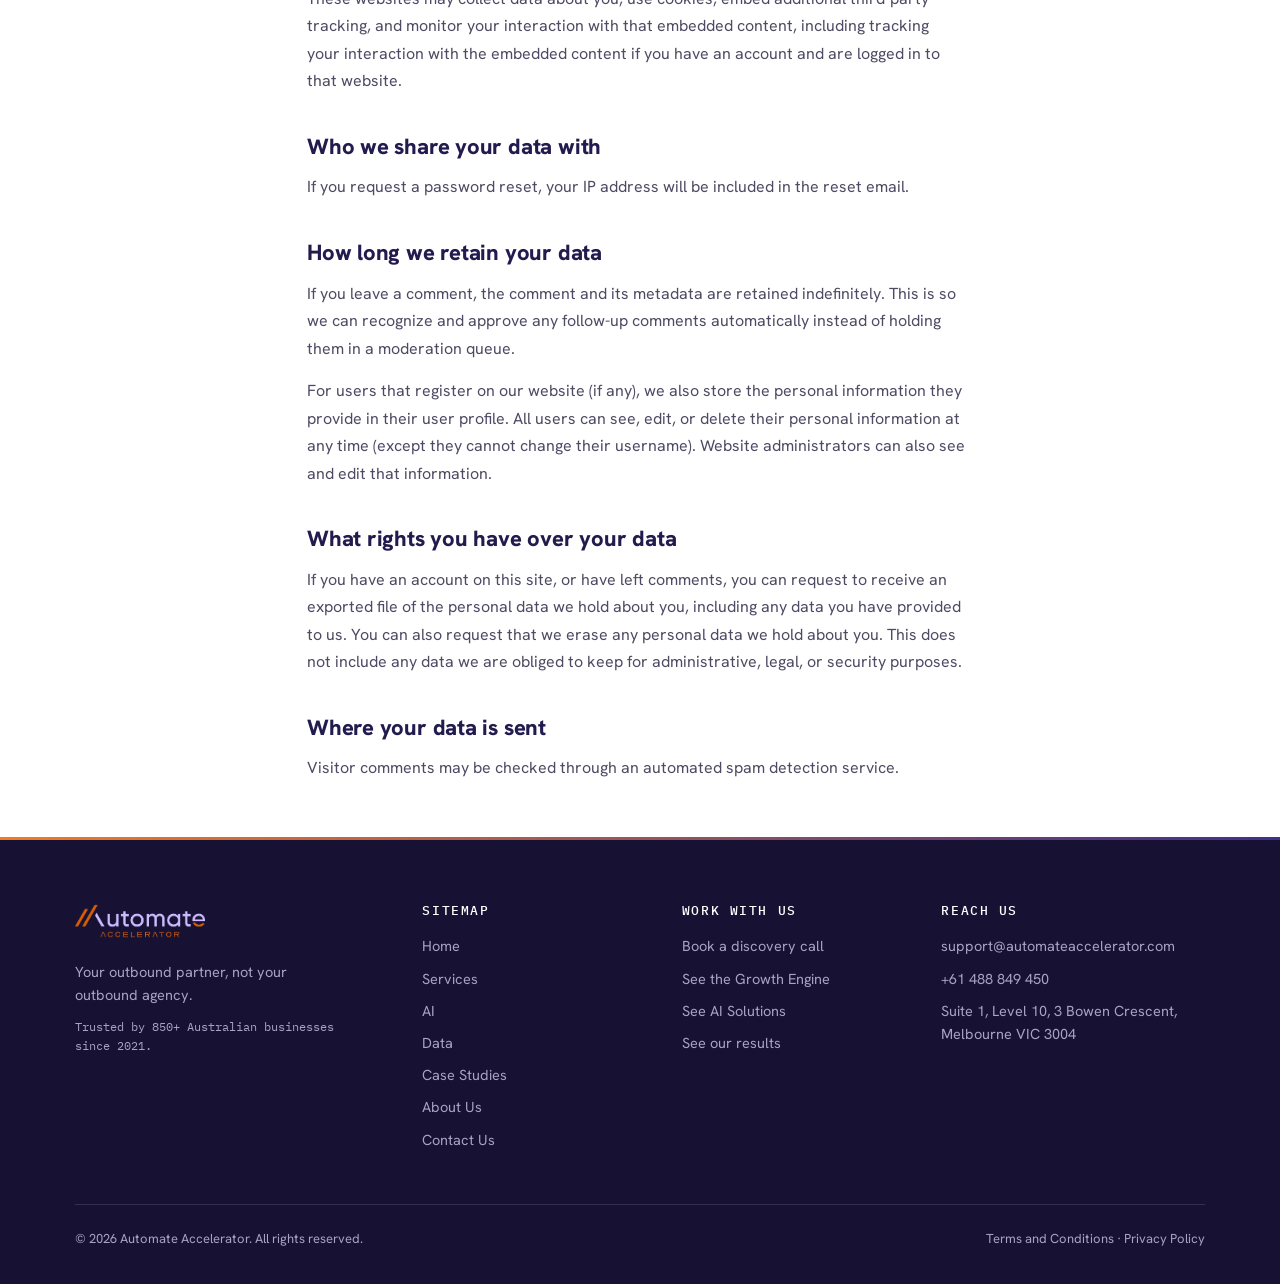
<file: privacy.html>
<!DOCTYPE html>
<html lang="en-AU">
<head>
<meta charset="UTF-8">
<meta name="viewport" content="width=device-width, initial-scale=1.0">
<meta name="description" content="How Automate Accelerator collects, uses and protects your personal information.">
<meta property="og:title" content="Privacy Policy | Automate Accelerator">
<meta property="og:description" content="How Automate Accelerator collects, uses and protects your personal information.">
<meta property="og:type" content="website">
<meta property="og:site_name" content="Automate Accelerator">
<meta property="og:locale" content="en_AU">
<meta name="twitter:card" content="summary">
<meta name="theme-color" content="#221B4E">
<link rel="icon" type="image/svg+xml" href="assets/favicon.svg">
<title>Privacy Policy | Automate Accelerator</title>
<link rel="preconnect" href="https://fonts.googleapis.com">
<link rel="preconnect" href="https://fonts.gstatic.com" crossorigin>
<link href="https://fonts.googleapis.com/css2?family=Hanken+Grotesk:wght@300;400;500;600;700;800&family=IBM+Plex+Mono:wght@400;500&family=Instrument+Serif:ital@0;1&display=swap" rel="stylesheet">
<link rel="stylesheet" href="styles.css">
<link rel="stylesheet" href="motion.css">
<link rel="stylesheet" href="motion-plus.css">
<style>
  /* Legal-page scoped typography */
  .legal-hero .lead{max-width:64ch}
  .legal-meta{font-family:var(--mono);font-size:12.5px;letter-spacing:.04em;color:#8A85A6;margin-top:16px}
  .legal-meta b{color:var(--ink);font-weight:500}
  .legal-wrap{padding:56px 0 40px}
  .legal{max-width:74ch;margin:0 auto;color:var(--body-c);font-size:16px;line-height:1.72}
  .legal .entity{font-family:var(--mono);font-size:13px;color:var(--ink);line-height:1.7;margin-bottom:8px}
  .legal h2{font-size:22px;margin:40px 0 14px;letter-spacing:-.01em;scroll-margin-top:90px}
  .legal h2:first-of-type{margin-top:8px}
  .legal p{margin:0 0 15px}
  .legal ul{margin:0 0 16px;padding-left:22px}
  .legal li{margin-bottom:9px}
  .legal strong{color:var(--ink);font-weight:700}
  .legal a{color:var(--purple);text-decoration:underline}
  @media (max-width:640px){ .legal{font-size:15.5px} }
</style>
<noscript><style>.rv{opacity:1;transform:none}</style></noscript>
</head>
<body>

<header>
  <div class="wrap nav">
    <a href="index.html" aria-label="Automate Accelerator home"><img src="AA-logo-dark.png" alt="Automate Accelerator"></a>
    <ul>
      <li><a href="index.html">Home</a></li>
      <li><a href="services.html">Services</a></li>
      <li><a href="ai.html">AI</a></li>
      <li><a href="data.html">Data</a></li>
      <li><a href="case-studies.html">Case Studies</a></li>
      <li><a href="about.html">About Us</a></li>
      <li><a class="btn btn-primary" href="contact.html">Book a discovery call</a></li>
    </ul>
  </div>
</header>

<!-- PAGE HERO -->
<section class="page-hero legal-hero" id="top">
  <div class="wrap">
    <span class="eyebrow">Legal</span>
    <h1>Privacy Policy</h1>
    <p class="lead">How Automate Accelerator collects, uses, and protects information across our website.</p>
  </div>
</section>

<!-- LEGAL BODY -->
<section class="legal-wrap">
  <div class="wrap">
    <div class="legal">

      <h2>Who we are</h2>
      <p>Our website address is: automateaccelerator.com.</p>

      <h2>Comments</h2>
      <p>When visitors leave comments on the site we collect the data shown in the comments form, and also the visitor's IP address and browser user agent string to help spam detection.</p>
      <p>An anonymized string created from your email address (also called a hash) may be provided to the Gravatar service to see if you are using it. The Gravatar service privacy policy is available here: <a href="https://automateaccelerator.com/privacy-policy/">https://automateaccelerator.com/privacy-policy/</a>. After approval of your comment, your profile picture is visible to the public in the context of your comment.</p>

      <h2>Media</h2>
      <p>If you upload images to the website, you should avoid uploading images with embedded location data (EXIF GPS) included. Visitors to the website can download and extract any location data from images on the website.</p>

      <h2>Cookies</h2>
      <p>If you leave a comment on our site you may opt-in to saving your name, email address and website in cookies. These are for your convenience so that you do not have to fill in your details again when you leave another comment. These cookies will last for one year.</p>
      <p>If you visit our login page, we will set a temporary cookie to determine if your browser accepts cookies. This cookie contains no personal data and is discarded when you close your browser.</p>
      <p>When you log in, we will also set up several cookies to save your login information and your screen display choices. Login cookies last for two days, and screen options cookies last for a year. If you select "Remember Me", your login will persist for two weeks. If you log out of your account, the login cookies will be removed.</p>
      <p>If you edit or publish an article, an additional cookie will be saved in your browser. This cookie includes no personal data and simply indicates the post ID of the article you just edited. It expires after 1 day.</p>

      <h2>Embedded content from other websites</h2>
      <p>Articles on this site may include embedded content (e.g. videos, images, articles, etc.). Embedded content from other websites behaves in the exact same way as if the visitor has visited the other website.</p>
      <p>These websites may collect data about you, use cookies, embed additional third-party tracking, and monitor your interaction with that embedded content, including tracking your interaction with the embedded content if you have an account and are logged in to that website.</p>

      <h2>Who we share your data with</h2>
      <p>If you request a password reset, your IP address will be included in the reset email.</p>

      <h2>How long we retain your data</h2>
      <p>If you leave a comment, the comment and its metadata are retained indefinitely. This is so we can recognize and approve any follow-up comments automatically instead of holding them in a moderation queue.</p>
      <p>For users that register on our website (if any), we also store the personal information they provide in their user profile. All users can see, edit, or delete their personal information at any time (except they cannot change their username). Website administrators can also see and edit that information.</p>

      <h2>What rights you have over your data</h2>
      <p>If you have an account on this site, or have left comments, you can request to receive an exported file of the personal data we hold about you, including any data you have provided to us. You can also request that we erase any personal data we hold about you. This does not include any data we are obliged to keep for administrative, legal, or security purposes.</p>

      <h2>Where your data is sent</h2>
      <p>Visitor comments may be checked through an automated spam detection service.</p>

    </div>
  </div>
</section>

<footer>
  <div class="wrap">
    <div class="foot">
      <div>
        <img src="AA-logo-dark.png" alt="Automate Accelerator">
        <p>Your outbound partner, not your outbound agency.</p>
        <p style="margin-top:10px;font-family:var(--mono);font-size:12px">Trusted by 850+ Australian businesses since 2021.</p>
      </div>
      <div>
        <h4>Sitemap</h4>
        <ul><li><a href="index.html">Home</a></li><li><a href="services.html">Services</a></li><li><a href="ai.html">AI</a></li><li><a href="data.html">Data</a></li><li><a href="case-studies.html">Case Studies</a></li><li><a href="about.html">About Us</a></li><li><a href="contact.html">Contact Us</a></li></ul>
      </div>
      <div>
        <h4>Work with us</h4>
        <ul><li><a href="contact.html">Book a discovery call</a></li><li><a href="services.html">See the Growth Engine</a></li><li><a href="ai.html">See AI Solutions</a></li><li><a href="case-studies.html">See our results</a></li></ul>
      </div>
      <div>
        <h4>Reach us</h4>
        <ul>
          <li><a href="mailto:support@automateaccelerator.com">support@automateaccelerator.com</a></li>
          <li><a href="tel:+61488849450">+61 488 849 450</a></li>
          <li>Suite 1, Level 10, 3 Bowen Crescent,<br>Melbourne VIC 3004</li>
        </ul>
      </div>
    </div>
    <div class="foot-bar">
      <span>© 2026 Automate Accelerator. All rights reserved.</span>
      <span><a href="terms.html">Terms and Conditions</a> · <a href="privacy.html">Privacy Policy</a></span>
    </div>
  </div>
</footer>

<script src="assets/vendor/gsap.min.js" defer></script>
<script src="app.js" defer></script>
<script src="motion-plus.js" defer></script>
<script src="motion.js" defer></script>
</body>
</html>
</file>
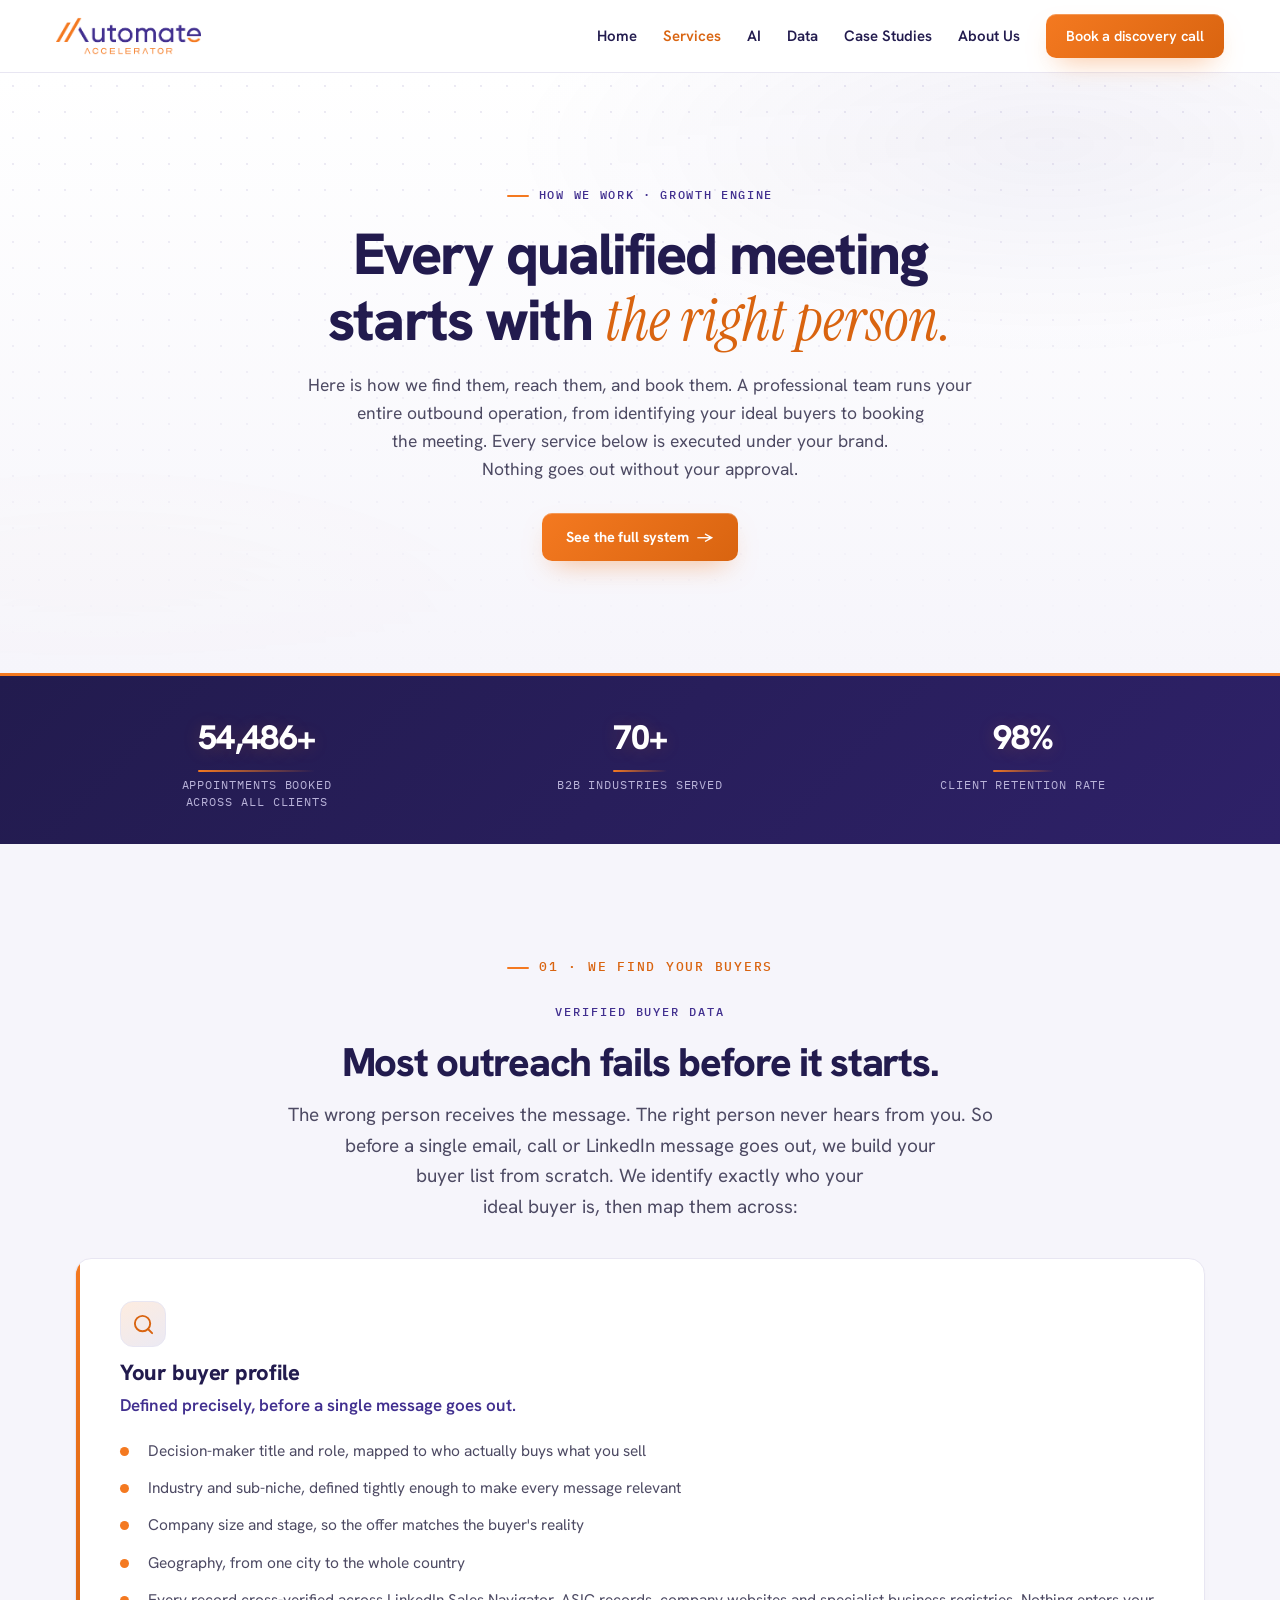
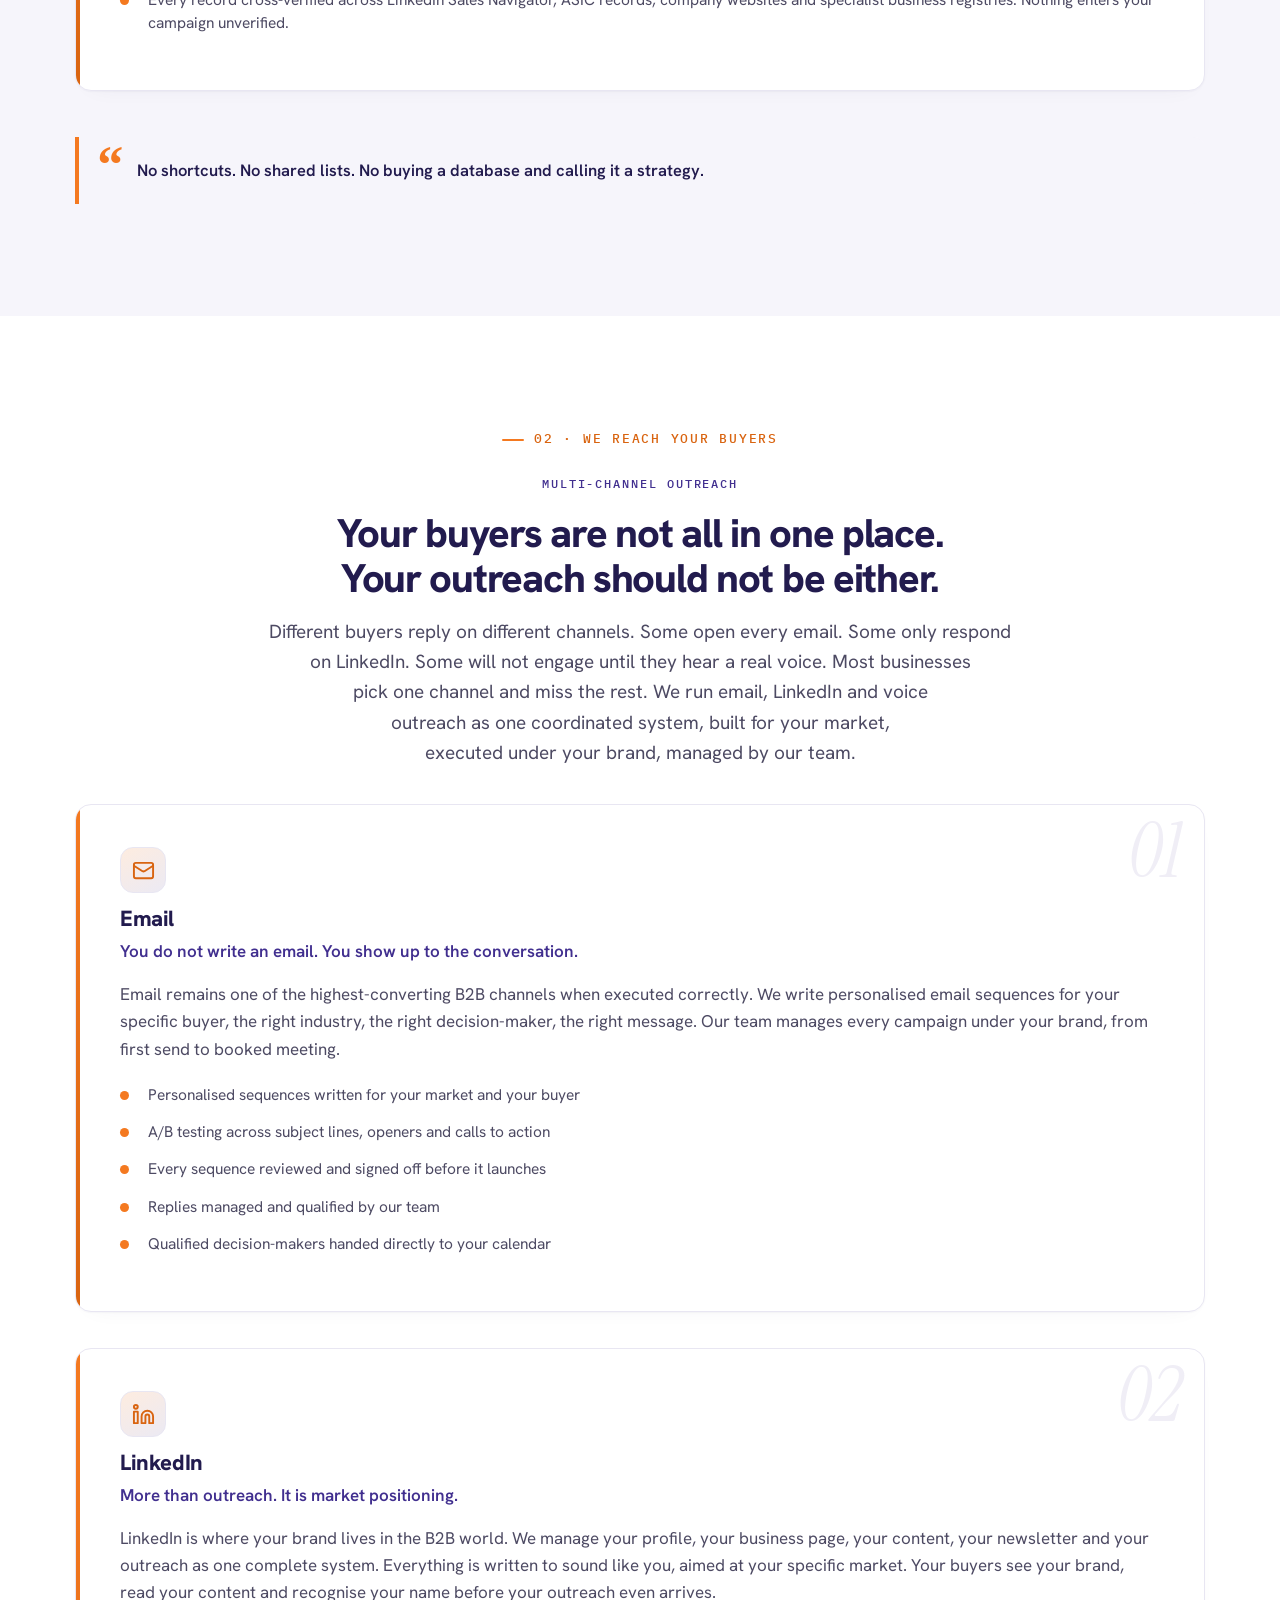
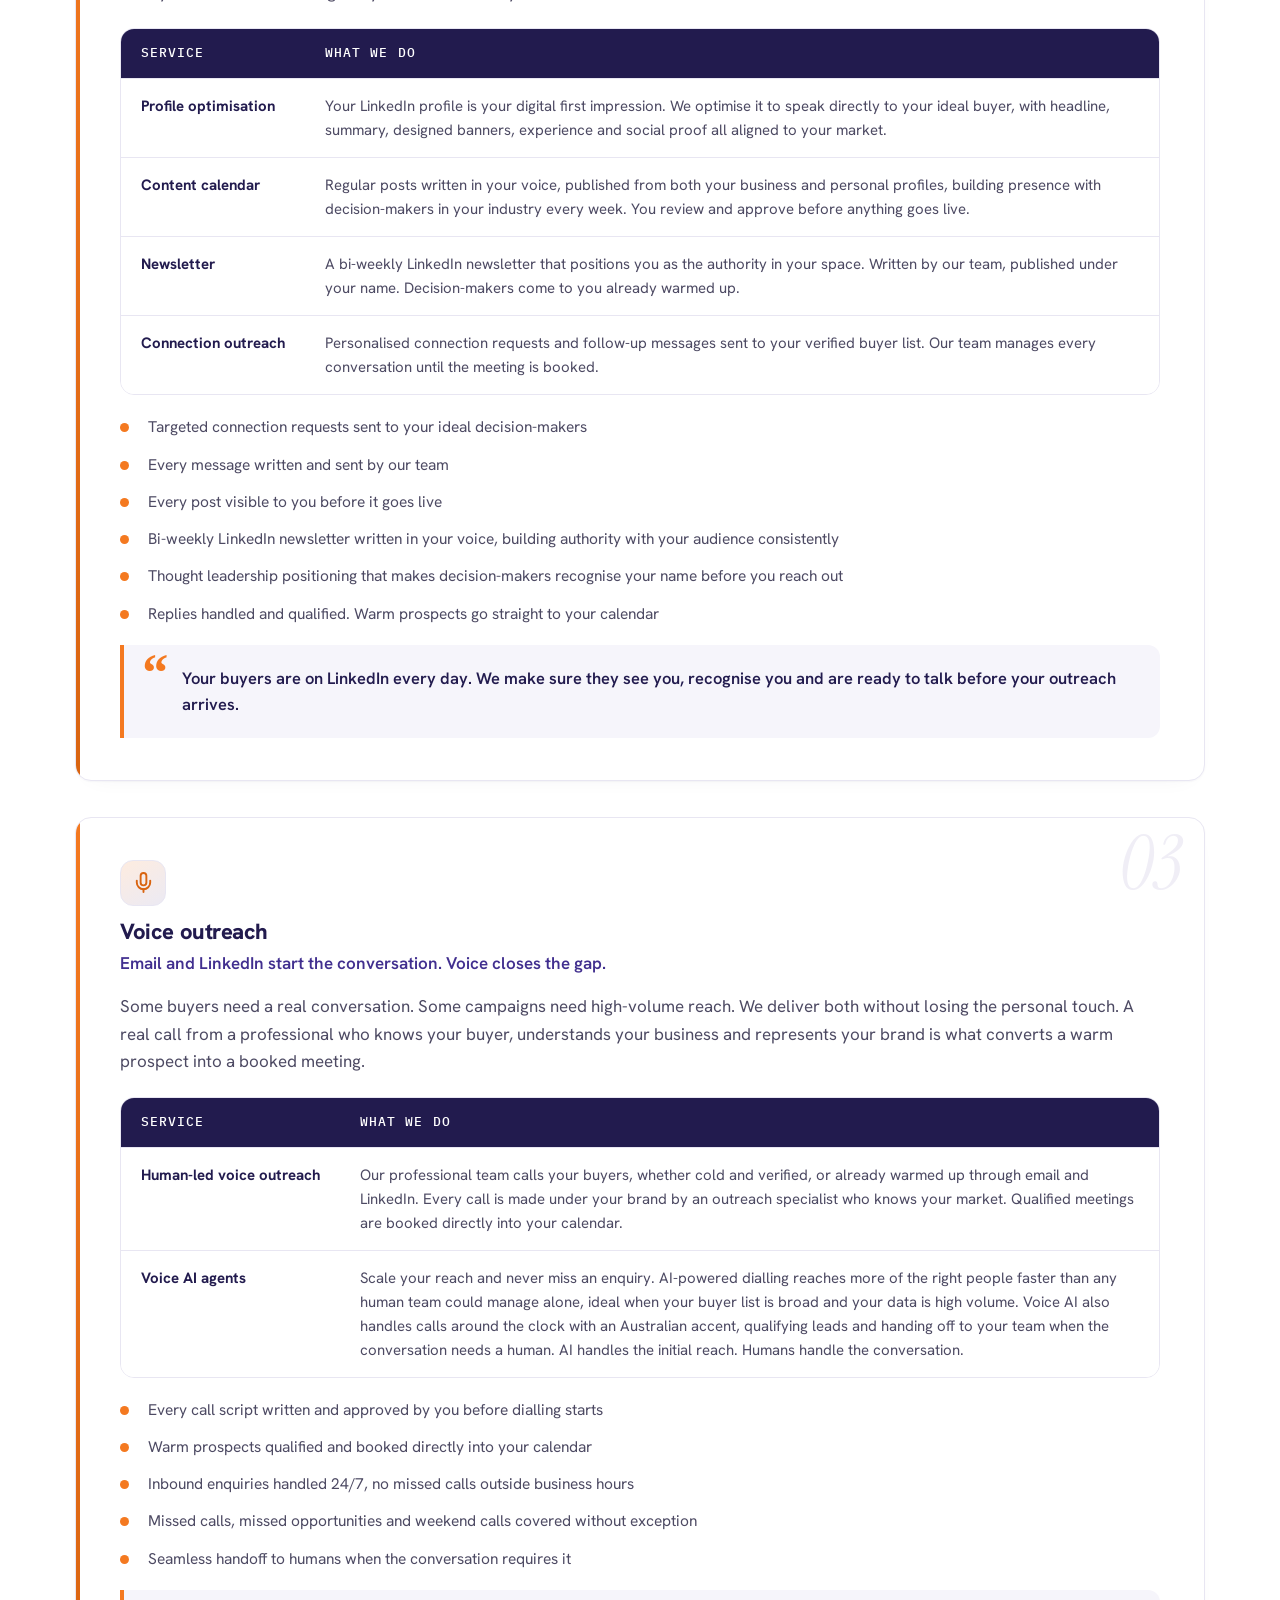
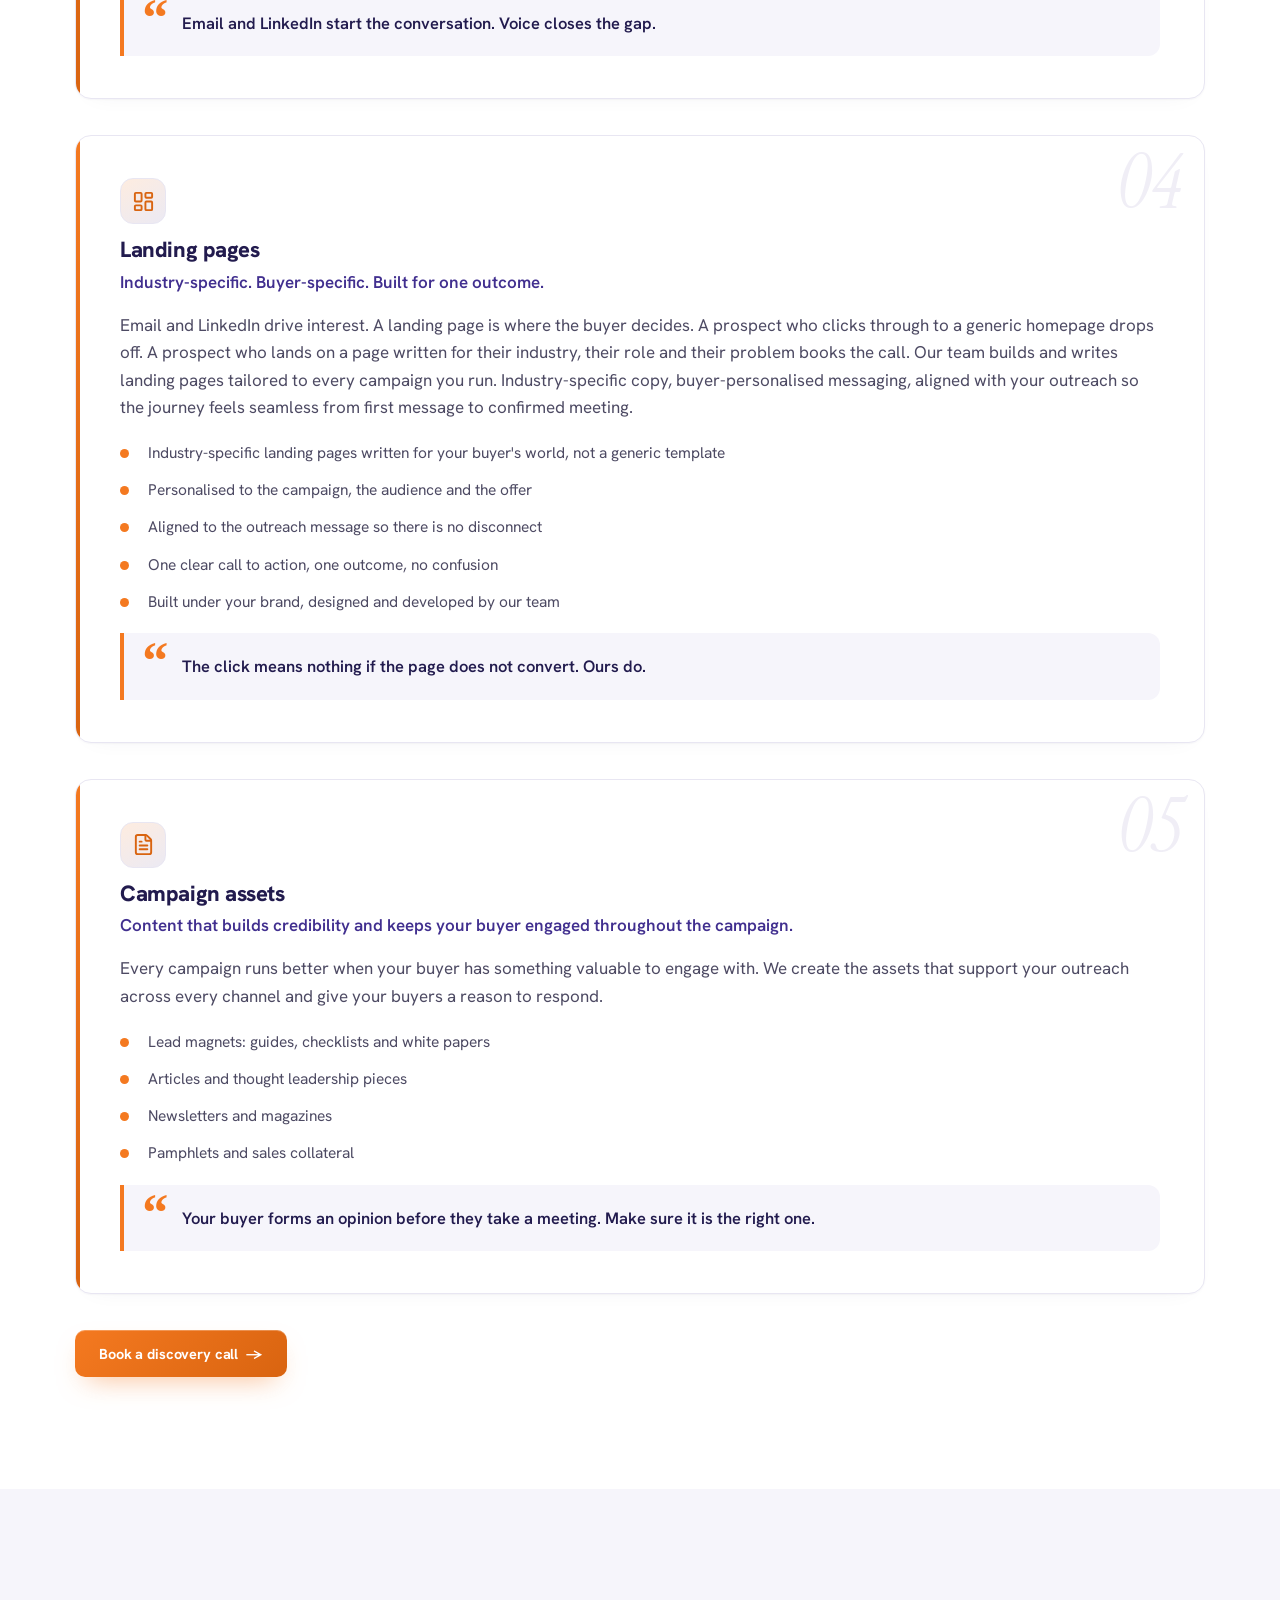
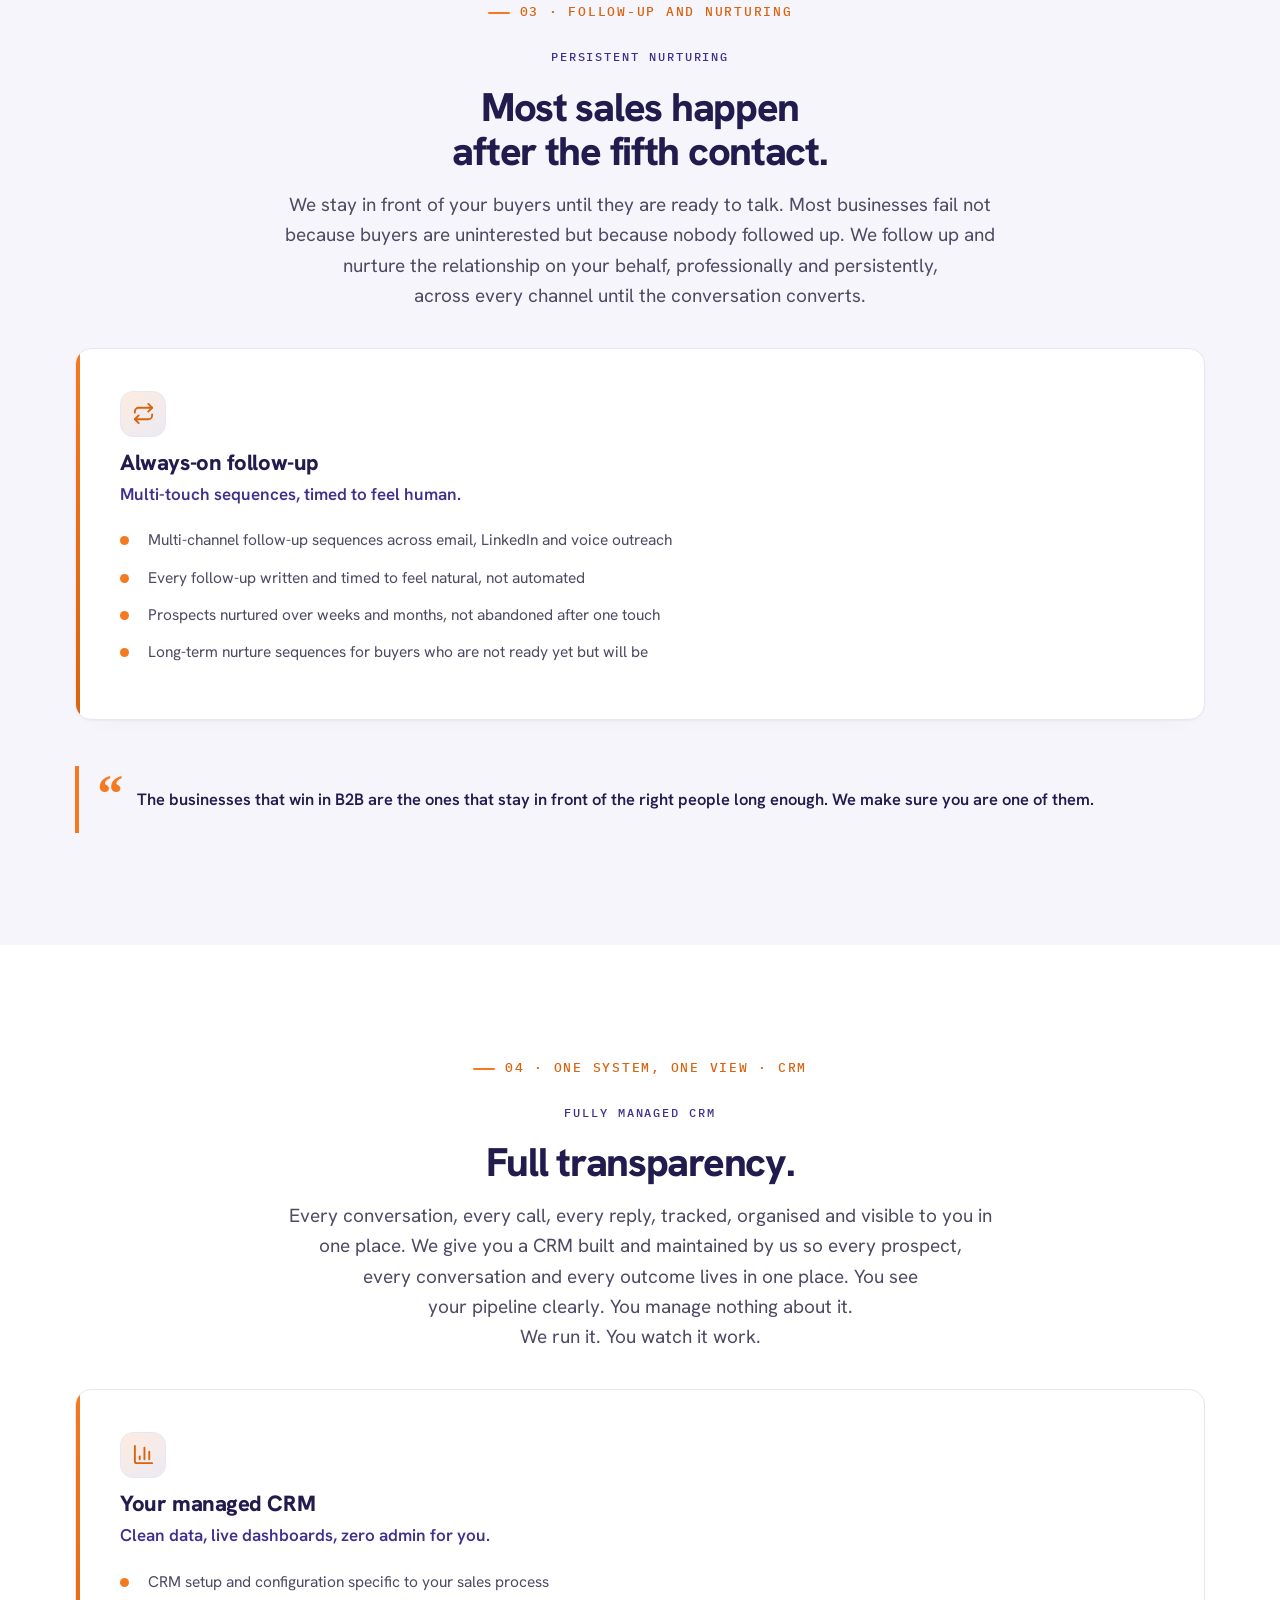
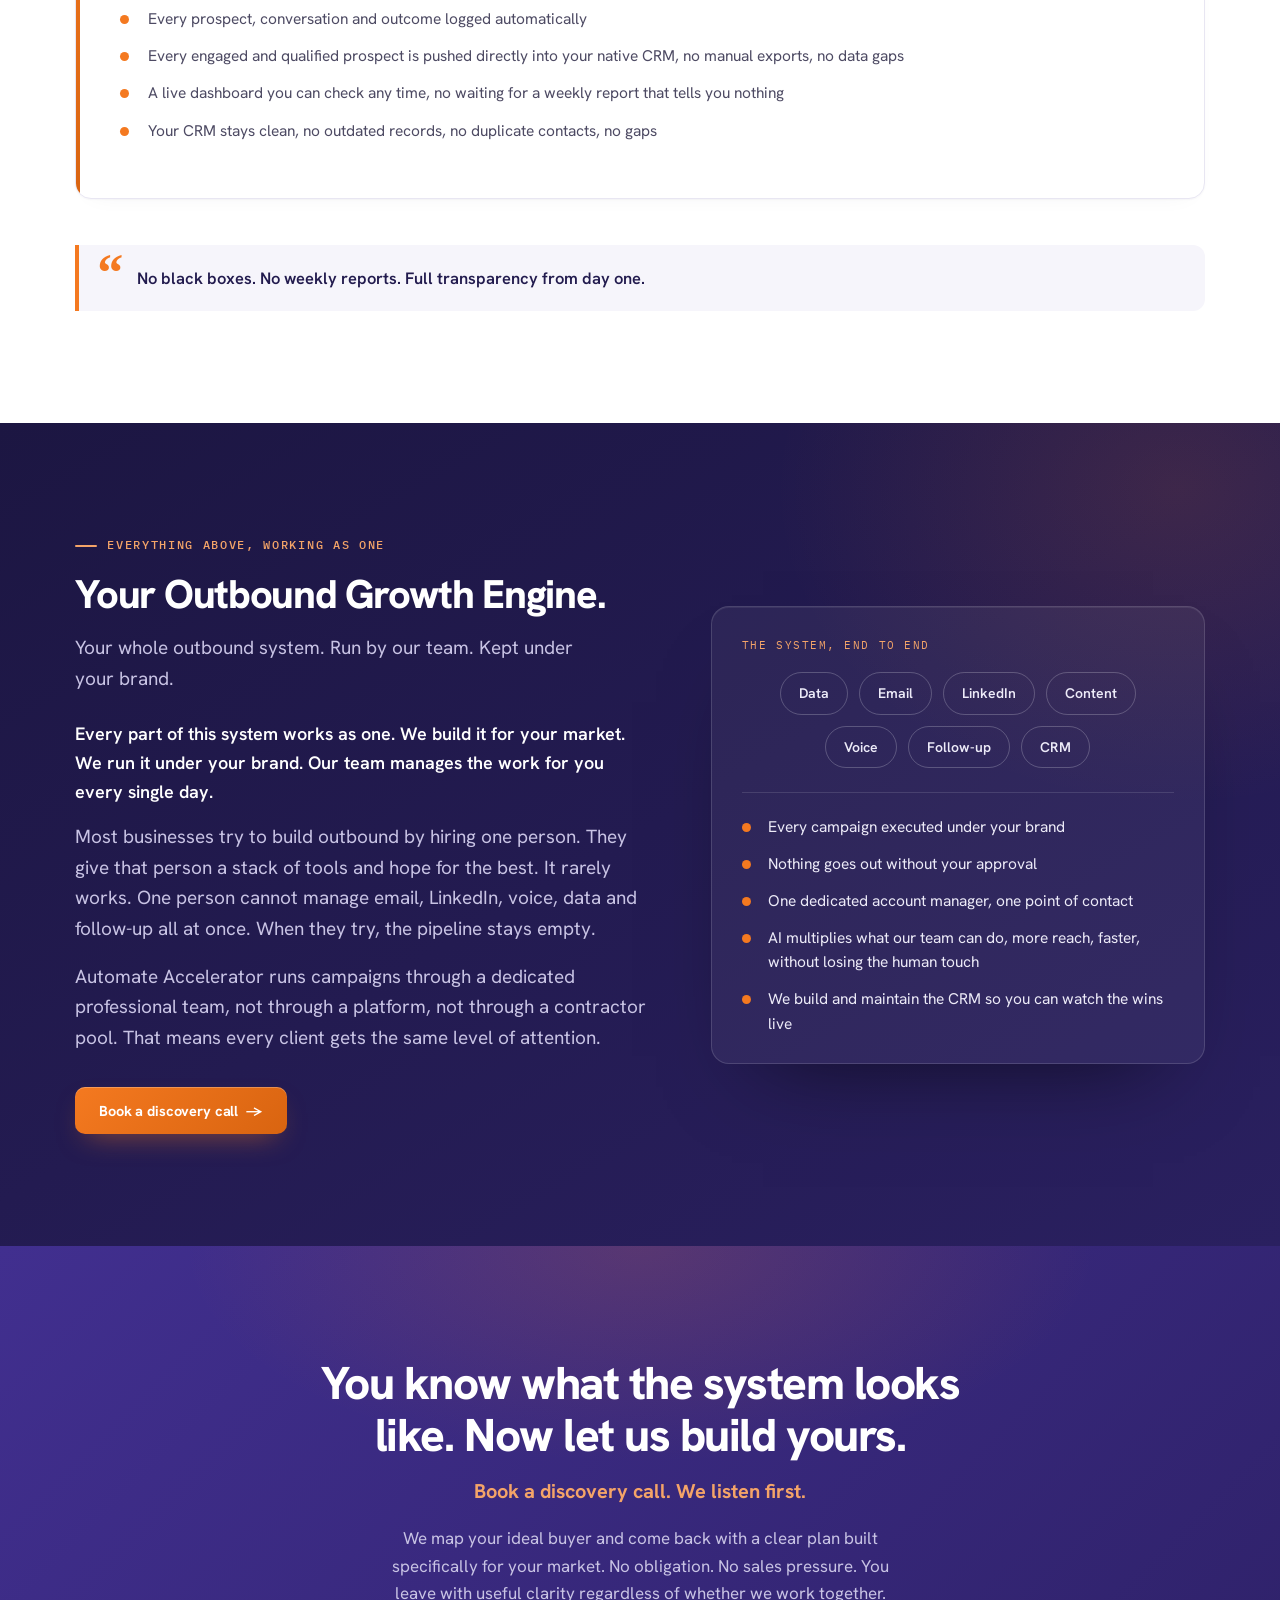
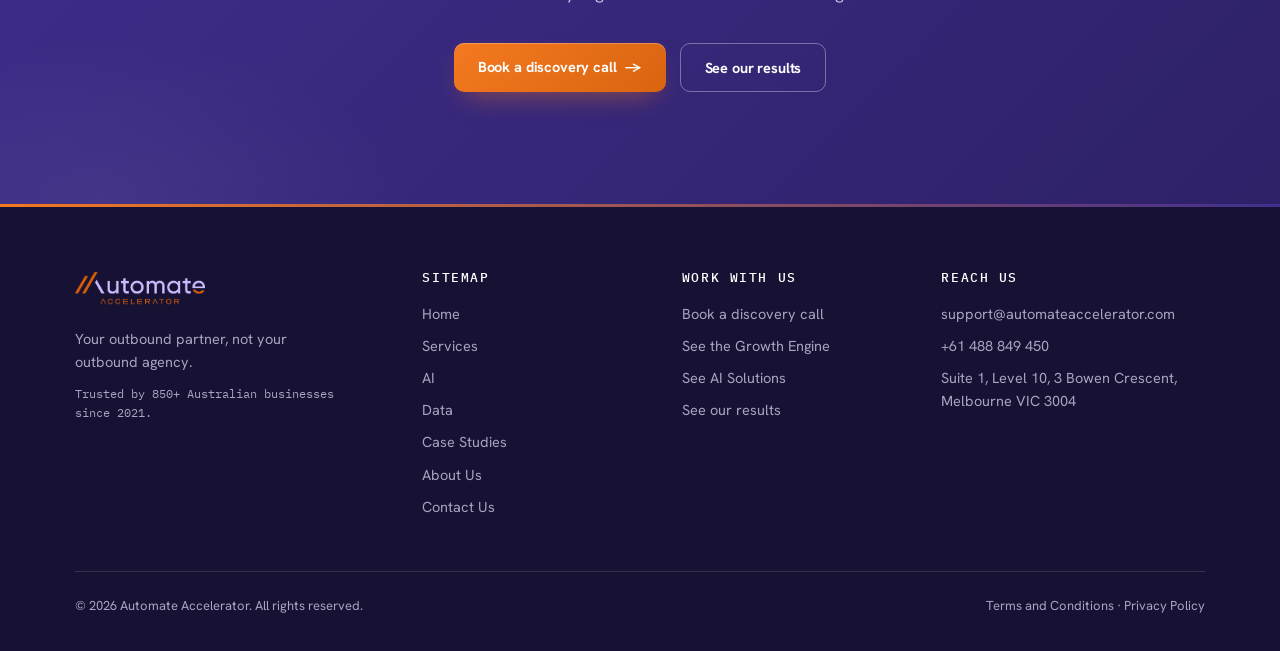
<file: services.html>
<!DOCTYPE html>
<html lang="en-AU">
<head>
<meta charset="UTF-8">
<meta name="viewport" content="width=device-width, initial-scale=1.0">
<meta name="description" content="A professional team runs your entire outbound operation, from identifying your ideal buyers to booking the meeting. Email, LinkedIn and voice outreach run as one coordinated system under your brand.">
<meta property="og:title" content="Services | The Growth Engine by Automate Accelerator">
<meta property="og:description" content="A professional team runs your entire outbound operation, from identifying your ideal buyers to booking the meeting. Email, LinkedIn and voice outreach run as one coordinated system under your brand.">
<meta property="og:type" content="website">
<meta property="og:site_name" content="Automate Accelerator">
<meta property="og:locale" content="en_AU">
<meta name="twitter:card" content="summary">
<meta name="theme-color" content="#221B4E">
<link rel="icon" type="image/svg+xml" href="assets/favicon.svg">
<title>Services | The Growth Engine by Automate Accelerator</title>
<link rel="preconnect" href="https://fonts.googleapis.com">
<link rel="preconnect" href="https://fonts.gstatic.com" crossorigin>
<link rel="preconnect" href="https://esm.sh" crossorigin>
<link rel="modulepreload" href="https://esm.sh/react@18.3.1" crossorigin>
<link rel="modulepreload" href="https://esm.sh/react-dom@18.3.1/client" crossorigin>
<link rel="modulepreload" href="https://esm.sh/shaders@2.5.135/react?deps=react@18.3.1,react-dom@18.3.1" crossorigin>
<link href="https://fonts.googleapis.com/css2?family=Hanken+Grotesk:wght@300;400;500;600;700;800&family=IBM+Plex+Mono:wght@400;500&family=Instrument+Serif:ital@0;1&display=swap" rel="stylesheet">
<link rel="stylesheet" href="styles.css">
<link rel="stylesheet" href="motion.css">
<link rel="stylesheet" href="motion-plus.css">
<link rel="stylesheet" href="card-reveal.css">
<style>
  /* Scoped helpers for this page only (do not edit styles.css) */
  .svc-band{padding-top:12px}
  .svc-sub-h{font-family:var(--mono);font-size:12px;letter-spacing:.14em;text-transform:uppercase;color:var(--purple);font-weight:500;display:block;margin:6px 0 2px;text-align:center}
  .svc-block .svc-note{font-size:15px;margin-top:4px}
  .svc-block .tbl{margin-top:22px}
  .svc-block ul + .quote-pull,
  .svc-block .tbl + ul{margin-top:20px}
  .svc-cta{margin-top:36px}
  /* Payoff band (dark): narrative left, system panel right */
  .payoff-grid{display:grid;grid-template-columns:1.08fr .92fr;gap:56px;align-items:center}
  .payoff-panel{background:rgba(255,255,255,.05);border:1px solid rgba(255,255,255,.14);border-radius:18px;
    padding:30px 30px 26px;box-shadow:0 44px 88px -52px rgba(0,0,0,.65),inset 0 1px 0 rgba(255,255,255,.07)}
  .pp-label{font-family:var(--mono);font-size:11px;letter-spacing:.14em;text-transform:uppercase;color:#F4A468;
    display:block;margin-bottom:18px}
  .payoff-panel .ind-grid{margin-top:0}
  .payoff-list{list-style:none;margin-top:24px;padding-top:22px;border-top:1px solid rgba(255,255,255,.12)}
  .payoff-list li{padding-left:26px;position:relative;margin-bottom:12px;color:#EDEBF8;font-size:15.5px}
  .payoff-list li:last-child{margin-bottom:0}
  .payoff-list li::before{content:"";position:absolute;left:0;top:8px;width:9px;height:9px;border-radius:99px;background:var(--orange)}
  .payoff-lead{color:#fff;font-weight:600;font-size:18px;margin-top:26px;max-width:66ch}
  .payoff-grid .btn-primary{margin-top:34px}
  @media(max-width:960px){.payoff-grid{grid-template-columns:1fr;gap:40px}}
  .industries .sec-intro + .sec-intro{margin-top:18px}
</style>
<noscript><style>.rv{opacity:1;transform:none}</style></noscript>
</head>
<body class="svc-page">

<header>
  <div class="wrap nav">
    <a href="index.html" aria-label="Automate Accelerator home"><img src="AA-logo-dark.png" alt="Automate Accelerator"></a>
    <ul>
      <li><a href="index.html">Home</a></li>
      <li><a href="services.html" style="color:var(--orange-deep)">Services</a></li>
      <li><a href="ai.html">AI</a></li>
      <li><a href="data.html">Data</a></li>
      <li><a href="case-studies.html">Case Studies</a></li>
      <li><a href="about.html">About Us</a></li>
      <li><a class="btn btn-primary" href="contact.html">Book a discovery call</a></li>
    </ul>
  </div>
</header>

<!-- HERO -->
<section class="page-hero svc-hero">
  <div class="hero-shader" id="heroShader" aria-hidden="true"></div>
  <div class="wrap">
    <span class="eyebrow">How we work · Growth Engine</span>
    <h1>Every qualified meeting starts with <span class="si">the right person.</span></h1>
    <p class="lead">Here is how we find them, reach them, and book them. A professional team runs your<br class="brk">entire outbound operation, from identifying your ideal buyers to booking<br class="brk">the meeting. Every service below is executed under your brand.<br class="brk">Nothing goes out without your approval.</p>
    <div class="hero-ctas">
      <a class="btn btn-primary" href="#system">See the full system</a>
    </div>
  </div>
</section>

<!-- Numbers strip -->
<div class="metrics metrics-3">
  <div class="wrap">
    <div class="metric"><b><span data-count="54486">0</span>+</b><span>Appointments booked across all clients</span></div>
    <div class="metric"><b><span data-count="70">0</span>+</b><span>B2B industries served</span></div>
    <div class="metric"><b><span data-count="98">0</span>%</b><span>Client retention rate</span></div>
  </div>
</div>

<!-- 1 · WE FIND YOUR BUYERS -->
<section class="problem" id="system">
  <div class="wrap">
    <span class="chapter">01 · We find your buyers</span>
    <span class="svc-sub-h">Verified buyer data</span>
    <h2 class="sec">Most outreach fails before it starts.</h2>
    <p class="sec-intro">The wrong person receives the message. The right person never hears from you. So<br class="brk">before a single email, call or LinkedIn message goes out, we build your<br class="brk">buyer list from scratch. We identify exactly who your<br class="brk">ideal buyer is, then map them across:</p>
    <div class="svc-block js-foldsrc">
      <span class="ico"><svg class="lucide lucide-search" xmlns="http://www.w3.org/2000/svg" width="24" height="24" viewBox="0 0 24 24" fill="none" stroke="currentColor" stroke-width="2" stroke-linecap="round" stroke-linejoin="round"><path d="m21 21-4.34-4.34" /><circle cx="11" cy="11" r="8" /></svg></span>
      <h3>Your buyer profile</h3>
      <p class="svc-sub">Defined precisely, before a single message goes out.</p>
      <ul>
        <li>Decision-maker title and role, mapped to who actually buys what you sell</li>
        <li>Industry and sub-niche, defined tightly enough to make every message relevant</li>
        <li>Company size and stage, so the offer matches the buyer's reality</li>
        <li>Geography, from one city to the whole country</li>
        <li>Every record cross-verified across LinkedIn Sales Navigator, ASIC records, company websites and specialist business registries. Nothing enters your campaign unverified.</li>
      </ul>
    </div>
    <div class="quote-pull rv">No shortcuts. No shared lists. No buying a database and calling it a strategy.</div>
  </div>
</section>

<!-- 2 · WE REACH YOUR BUYERS -->
<section class="svc-band">
  <div class="wrap">
    <span class="chapter">02 · We reach your buyers</span>
    <span class="svc-sub-h">Multi-channel outreach</span>
    <h2 class="sec">Your buyers are not all in one place. Your outreach should not be either.</h2>
    <p class="sec-intro">Different buyers reply on different channels. Some open every email. Some only respond<br class="brk">on LinkedIn. Some will not engage until they hear a real voice. Most businesses<br class="brk">pick one channel and miss the rest. We run email, LinkedIn and voice<br class="brk">outreach as one coordinated system, built for your market,<br class="brk">executed under your brand, managed by our team.</p>

    <!-- Email -->
    <div class="svc-block js-foldsrc">
      <span class="ico"><svg class="lucide lucide-mail" xmlns="http://www.w3.org/2000/svg" width="24" height="24" viewBox="0 0 24 24" fill="none" stroke="currentColor" stroke-width="2" stroke-linecap="round" stroke-linejoin="round"><path d="m22 7-8.991 5.727a2 2 0 0 1-2.009 0L2 7" /><rect x="2" y="4" width="20" height="16" rx="2" /></svg></span>
      <span class="svc-no" aria-hidden="true">01</span><h3>Email</h3>
      <p class="svc-sub">You do not write an email. You show up to the conversation.</p>
      <p>Email remains one of the highest-converting B2B channels when executed correctly. We write personalised email sequences for your specific buyer, the right industry, the right decision-maker, the right message. Our team manages every campaign under your brand, from first send to booked meeting.</p>
      <ul>
        <li>Personalised sequences written for your market and your buyer</li>
        <li>A/B testing across subject lines, openers and calls to action</li>
        <li>Every sequence reviewed and signed off before it launches</li>
        <li>Replies managed and qualified by our team</li>
        <li>Qualified decision-makers handed directly to your calendar</li>
      </ul>
    </div>

    <!-- LinkedIn -->
    <div class="svc-block js-foldsrc">
      <span class="ico"><svg class="lucide lucide-linkedin" xmlns="http://www.w3.org/2000/svg" width="24" height="24" viewBox="0 0 24 24" fill="none" stroke="currentColor" stroke-width="2" stroke-linecap="round" stroke-linejoin="round"><path d="M16 8a6 6 0 0 1 6 6v7h-4v-7a2 2 0 0 0-2-2 2 2 0 0 0-2 2v7h-4v-7a6 6 0 0 1 6-6z" /><rect width="4" height="12" x="2" y="9" /><circle cx="4" cy="4" r="2" /></svg></span>
      <span class="svc-no" aria-hidden="true">02</span><h3>LinkedIn</h3>
      <p class="svc-sub">More than outreach. It is market positioning.</p>
      <p>LinkedIn is where your brand lives in the B2B world. We manage your profile, your business page, your content, your newsletter and your outreach as one complete system. Everything is written to sound like you, aimed at your specific market. Your buyers see your brand, read your content and recognise your name before your outreach even arrives.</p>
      <table class="tbl">
        <thead><tr><th>Service</th><th>What we do</th></tr></thead>
        <tbody>
          <tr>
            <td>Profile optimisation</td>
            <td>Your LinkedIn profile is your digital first impression. We optimise it to speak directly to your ideal buyer, with headline, summary, designed banners, experience and social proof all aligned to your market.</td>
          </tr>
          <tr>
            <td>Content calendar</td>
            <td>Regular posts written in your voice, published from both your business and personal profiles, building presence with decision-makers in your industry every week. You review and approve before anything goes live.</td>
          </tr>
          <tr>
            <td>Newsletter</td>
            <td>A bi-weekly LinkedIn newsletter that positions you as the authority in your space. Written by our team, published under your name. Decision-makers come to you already warmed up.</td>
          </tr>
          <tr>
            <td>Connection outreach</td>
            <td>Personalised connection requests and follow-up messages sent to your verified buyer list. Our team manages every conversation until the meeting is booked.</td>
          </tr>
        </tbody>
      </table>
      <ul>
        <li>Targeted connection requests sent to your ideal decision-makers</li>
        <li>Every message written and sent by our team</li>
        <li>Every post visible to you before it goes live</li>
        <li>Bi-weekly LinkedIn newsletter written in your voice, building authority with your audience consistently</li>
        <li>Thought leadership positioning that makes decision-makers recognise your name before you reach out</li>
        <li>Replies handled and qualified. Warm prospects go straight to your calendar</li>
      </ul>
      <div class="quote-pull">Your buyers are on LinkedIn every day. We make sure they see you, recognise you and are ready to talk before your outreach arrives.</div>
    </div>

    <!-- Voice Outreach -->
    <div class="svc-block js-foldsrc">
      <span class="ico"><svg class="lucide lucide-mic" xmlns="http://www.w3.org/2000/svg" width="24" height="24" viewBox="0 0 24 24" fill="none" stroke="currentColor" stroke-width="2" stroke-linecap="round" stroke-linejoin="round"><path d="M12 19v3" /><path d="M19 10v2a7 7 0 0 1-14 0v-2" /><rect x="9" y="2" width="6" height="13" rx="3" /></svg></span>
      <span class="svc-no" aria-hidden="true">03</span><h3>Voice outreach</h3>
      <p class="svc-sub">Email and LinkedIn start the conversation. Voice closes the gap.</p>
      <p>Some buyers need a real conversation. Some campaigns need high-volume reach. We deliver both without losing the personal touch. A real call from a professional who knows your buyer, understands your business and represents your brand is what converts a warm prospect into a booked meeting.</p>
      <table class="tbl">
        <thead><tr><th>Service</th><th>What we do</th></tr></thead>
        <tbody>
          <tr>
            <td>Human-led voice outreach</td>
            <td>Our professional team calls your buyers, whether cold and verified, or already warmed up through email and LinkedIn. Every call is made under your brand by an outreach specialist who knows your market. Qualified meetings are booked directly into your calendar.</td>
          </tr>
          <tr>
            <td>Voice AI agents</td>
            <td>Scale your reach and never miss an enquiry. AI-powered dialling reaches more of the right people faster than any human team could manage alone, ideal when your buyer list is broad and your data is high volume. Voice AI also handles calls around the clock with an Australian accent, qualifying leads and handing off to your team when the conversation needs a human. AI handles the initial reach. Humans handle the conversation.</td>
          </tr>
        </tbody>
      </table>
      <ul>
        <li>Every call script written and approved by you before dialling starts</li>
        <li>Warm prospects qualified and booked directly into your calendar</li>
        <li>Inbound enquiries handled 24/7, no missed calls outside business hours</li>
        <li>Missed calls, missed opportunities and weekend calls covered without exception</li>
        <li>Seamless handoff to humans when the conversation requires it</li>
      </ul>
      <div class="quote-pull">Email and LinkedIn start the conversation. Voice closes the gap.</div>
    </div>

    <!-- Landing Pages -->
    <div class="svc-block js-foldsrc">
      <span class="ico"><svg class="lucide lucide-layout-dashboard" xmlns="http://www.w3.org/2000/svg" width="24" height="24" viewBox="0 0 24 24" fill="none" stroke="currentColor" stroke-width="2" stroke-linecap="round" stroke-linejoin="round"><rect width="7" height="9" x="3" y="3" rx="1" /><rect width="7" height="5" x="14" y="3" rx="1" /><rect width="7" height="9" x="14" y="12" rx="1" /><rect width="7" height="5" x="3" y="16" rx="1" /></svg></span>
      <span class="svc-no" aria-hidden="true">04</span><h3>Landing pages</h3>
      <p class="svc-sub">Industry-specific. Buyer-specific. Built for one outcome.</p>
      <p>Email and LinkedIn drive interest. A landing page is where the buyer decides. A prospect who clicks through to a generic homepage drops off. A prospect who lands on a page written for their industry, their role and their problem books the call. Our team builds and writes landing pages tailored to every campaign you run. Industry-specific copy, buyer-personalised messaging, aligned with your outreach so the journey feels seamless from first message to confirmed meeting.</p>
      <ul>
        <li>Industry-specific landing pages written for your buyer's world, not a generic template</li>
        <li>Personalised to the campaign, the audience and the offer</li>
        <li>Aligned to the outreach message so there is no disconnect</li>
        <li>One clear call to action, one outcome, no confusion</li>
        <li>Built under your brand, designed and developed by our team</li>
      </ul>
      <div class="quote-pull">The click means nothing if the page does not convert. Ours do.</div>
    </div>

    <!-- Campaign Assets -->
    <div class="svc-block js-foldsrc">
      <span class="ico"><svg class="lucide lucide-file-text" xmlns="http://www.w3.org/2000/svg" width="24" height="24" viewBox="0 0 24 24" fill="none" stroke="currentColor" stroke-width="2" stroke-linecap="round" stroke-linejoin="round"><path d="M6 22a2 2 0 0 1-2-2V4a2 2 0 0 1 2-2h8a2.4 2.4 0 0 1 1.704.706l3.588 3.588A2.4 2.4 0 0 1 20 8v12a2 2 0 0 1-2 2z" /><path d="M14 2v5a1 1 0 0 0 1 1h5" /><path d="M10 9H8" /><path d="M16 13H8" /><path d="M16 17H8" /></svg></span>
      <span class="svc-no" aria-hidden="true">05</span><h3>Campaign assets</h3>
      <p class="svc-sub">Content that builds credibility and keeps your buyer engaged throughout the campaign.</p>
      <p>Every campaign runs better when your buyer has something valuable to engage with. We create the assets that support your outreach across every channel and give your buyers a reason to respond.</p>
      <ul>
        <li>Lead magnets: guides, checklists and white papers</li>
        <li>Articles and thought leadership pieces</li>
        <li>Newsletters and magazines</li>
        <li>Pamphlets and sales collateral</li>
      </ul>
      <div class="quote-pull">Your buyer forms an opinion before they take a meeting. Make sure it is the right one.</div>
    </div>

    <div class="hero-ctas svc-cta">
      <a class="btn btn-primary" href="contact.html">Book a discovery call</a>
    </div>
  </div>
</section>

<!-- 3 · FOLLOW-UP AND NURTURING -->
<section class="problem">
  <div class="wrap">
    <span class="chapter">03 · Follow-up and nurturing</span>
    <span class="svc-sub-h">Persistent nurturing</span>
    <h2 class="sec">Most sales happen after the fifth contact.</h2>
    <p class="sec-intro">We stay in front of your buyers until they are ready to talk. Most businesses fail not<br class="brk">because buyers are uninterested but because nobody followed up. We follow up and<br class="brk">nurture the relationship on your behalf, professionally and persistently,<br class="brk">across every channel until the conversation converts.</p>
    <div class="svc-block js-foldsrc">
      <span class="ico"><svg class="lucide lucide-repeat" xmlns="http://www.w3.org/2000/svg" width="24" height="24" viewBox="0 0 24 24" fill="none" stroke="currentColor" stroke-width="2" stroke-linecap="round" stroke-linejoin="round"><path d="m17 2 4 4-4 4" /><path d="M3 11v-1a4 4 0 0 1 4-4h14" /><path d="m7 22-4-4 4-4" /><path d="M21 13v1a4 4 0 0 1-4 4H3" /></svg></span>
      <h3>Always-on follow-up</h3>
      <p class="svc-sub">Multi-touch sequences, timed to feel human.</p>
      <ul>
        <li>Multi-channel follow-up sequences across email, LinkedIn and voice outreach</li>
        <li>Every follow-up written and timed to feel natural, not automated</li>
        <li>Prospects nurtured over weeks and months, not abandoned after one touch</li>
        <li>Long-term nurture sequences for buyers who are not ready yet but will be</li>
      </ul>
    </div>
    <div class="quote-pull rv">The businesses that win in B2B are the ones that stay in front of the right people long enough. We make sure you are one of them.</div>
  </div>
</section>

<!-- 4 · CRM INTEGRATION AND REPORTING -->
<section>
  <div class="wrap">
    <span class="chapter">04 · One system, one view · CRM</span>
    <span class="svc-sub-h">Fully managed CRM</span>
    <h2 class="sec">Full transparency.</h2>
    <p class="sec-intro">Every conversation, every call, every reply, tracked, organised and visible to you in<br class="brk">one place. We give you a CRM built and maintained by us so every prospect,<br class="brk">every conversation and every outcome lives in one place. You see<br class="brk">your pipeline clearly. You manage nothing about it.<br class="brk">We run it. You watch it work.</p>
    <div class="svc-block js-foldsrc">
      <span class="ico"><svg class="lucide lucide-chart-column" xmlns="http://www.w3.org/2000/svg" width="24" height="24" viewBox="0 0 24 24" fill="none" stroke="currentColor" stroke-width="2" stroke-linecap="round" stroke-linejoin="round"><path d="M3 3v16a2 2 0 0 0 2 2h16" /><path d="M18 17V9" /><path d="M13 17V5" /><path d="M8 17v-3" /></svg></span>
      <h3>Your managed CRM</h3>
      <p class="svc-sub">Clean data, live dashboards, zero admin for you.</p>
      <ul>
        <li>CRM setup and configuration specific to your sales process</li>
        <li>Every prospect, conversation and outcome logged automatically</li>
        <li>Every engaged and qualified prospect is pushed directly into your native CRM, no manual exports, no data gaps</li>
        <li>A live dashboard you can check any time, no waiting for a weekly report that tells you nothing</li>
        <li>Your CRM stays clean, no outdated records, no duplicate contacts, no gaps</li>
      </ul>
    </div>
    <div class="quote-pull rv">No black boxes. No weekly reports. Full transparency from day one.</div>
  </div>
</section>

<!-- 5 · GROWTH ENGINE PAYOFF -->
<section class="industries">
  <div class="wrap">
    <div class="payoff-grid">
      <div>
        <span class="eyebrow">Everything above, working as one</span>
        <h2 class="sec">Your Outbound Growth Engine.</h2>
        <p class="sec-intro">Your whole outbound system. Run by our team. Kept under your brand.</p>
        <p class="payoff-lead">Every part of this system works as one. We build it for your market. We run it under your brand. Our team manages the work for you every single day.</p>
        <p class="sec-intro">Most businesses try to build outbound by hiring one person. They give that person a stack of tools and hope for the best. It rarely works. One person cannot manage email, LinkedIn, voice, data and follow-up all at once. When they try, the pipeline stays empty.</p>
        <p class="sec-intro">Automate Accelerator runs campaigns through a dedicated professional team, not through a platform, not through a contractor pool. That means every client gets the same level of attention.</p>
        <a class="btn btn-primary" href="contact.html">Book a discovery call</a>
      </div>
      <aside class="payoff-panel rv">
        <span class="pp-label">The system, end to end</span>
        <div class="ind-grid">
          <span class="ind">Data</span>
          <span class="ind">Email</span>
          <span class="ind">LinkedIn</span>
          <span class="ind">Content</span>
          <span class="ind">Voice</span>
          <span class="ind">Follow-up</span>
          <span class="ind">CRM</span>
        </div>
        <ul class="payoff-list">
          <li>Every campaign executed under your brand</li>
          <li>Nothing goes out without your approval</li>
          <li>One dedicated account manager, one point of contact</li>
          <li>AI multiplies what our team can do, more reach, faster, without losing the human touch</li>
          <li>We build and maintain the CRM so you can watch the wins live</li>
        </ul>
      </aside>
    </div>
  </div>
</section>

<!-- 6 · FINAL CTA -->
<section class="final">
  <div class="wrap">
    <h2>You know what the system looks like. Now let us build yours.</h2>
    <p class="sub2">Book a discovery call. We listen first.</p>
    <p>We map your ideal buyer and come back with a clear plan built specifically for your market. No obligation. No sales pressure. You leave with useful clarity regardless of whether we work together.</p>
    <div class="hero-ctas" style="justify-content:center">
      <a class="btn btn-primary" href="contact.html">Book a discovery call</a>
      <a class="btn btn-ghost" href="case-studies.html">See our results</a>
    </div>
  </div>
</section>

<footer>
  <div class="wrap">
    <div class="foot">
      <div>
        <img src="AA-logo-dark.png" alt="Automate Accelerator">
        <p>Your outbound partner, not your outbound agency.</p>
        <p style="margin-top:10px;font-family:var(--mono);font-size:12px">Trusted by 850+ Australian businesses since 2021.</p>
      </div>
      <div>
        <h4>Sitemap</h4>
        <ul><li><a href="index.html">Home</a></li><li><a href="services.html">Services</a></li><li><a href="ai.html">AI</a></li><li><a href="data.html">Data</a></li><li><a href="case-studies.html">Case Studies</a></li><li><a href="about.html">About Us</a></li><li><a href="contact.html">Contact Us</a></li></ul>
      </div>
      <div>
        <h4>Work with us</h4>
        <ul><li><a href="contact.html">Book a discovery call</a></li><li><a href="services.html">See the Growth Engine</a></li><li><a href="ai.html">See AI Solutions</a></li><li><a href="case-studies.html">See our results</a></li></ul>
      </div>
      <div>
        <h4>Reach us</h4>
        <ul>
          <li><a href="mailto:support@automateaccelerator.com">support@automateaccelerator.com</a></li>
          <li><a href="tel:+61488849450">+61 488 849 450</a></li>
          <li>Suite 1, Level 10, 3 Bowen Crescent,<br>Melbourne VIC 3004</li>
        </ul>
      </div>
    </div>
    <div class="foot-bar">
      <span>© 2026 Automate Accelerator. All rights reserved.</span>
      <span><a href="terms.html">Terms and Conditions</a> · <a href="privacy.html">Privacy Policy</a></span>
    </div>
  </div>
</footer>

<!-- Hero animated shader background (shared module) -->
<script type="module" src="hero-shader.js"></script>
<script src="assets/vendor/gsap.min.js" defer></script>
<script src="app.js" defer></script>
<script src="motion-plus.js" defer></script>
<script src="motion.js" defer></script>
<script src="card-reveal.js" defer></script>
<script src="card-tilt.js" defer></script>
</body>
</html>
</file>
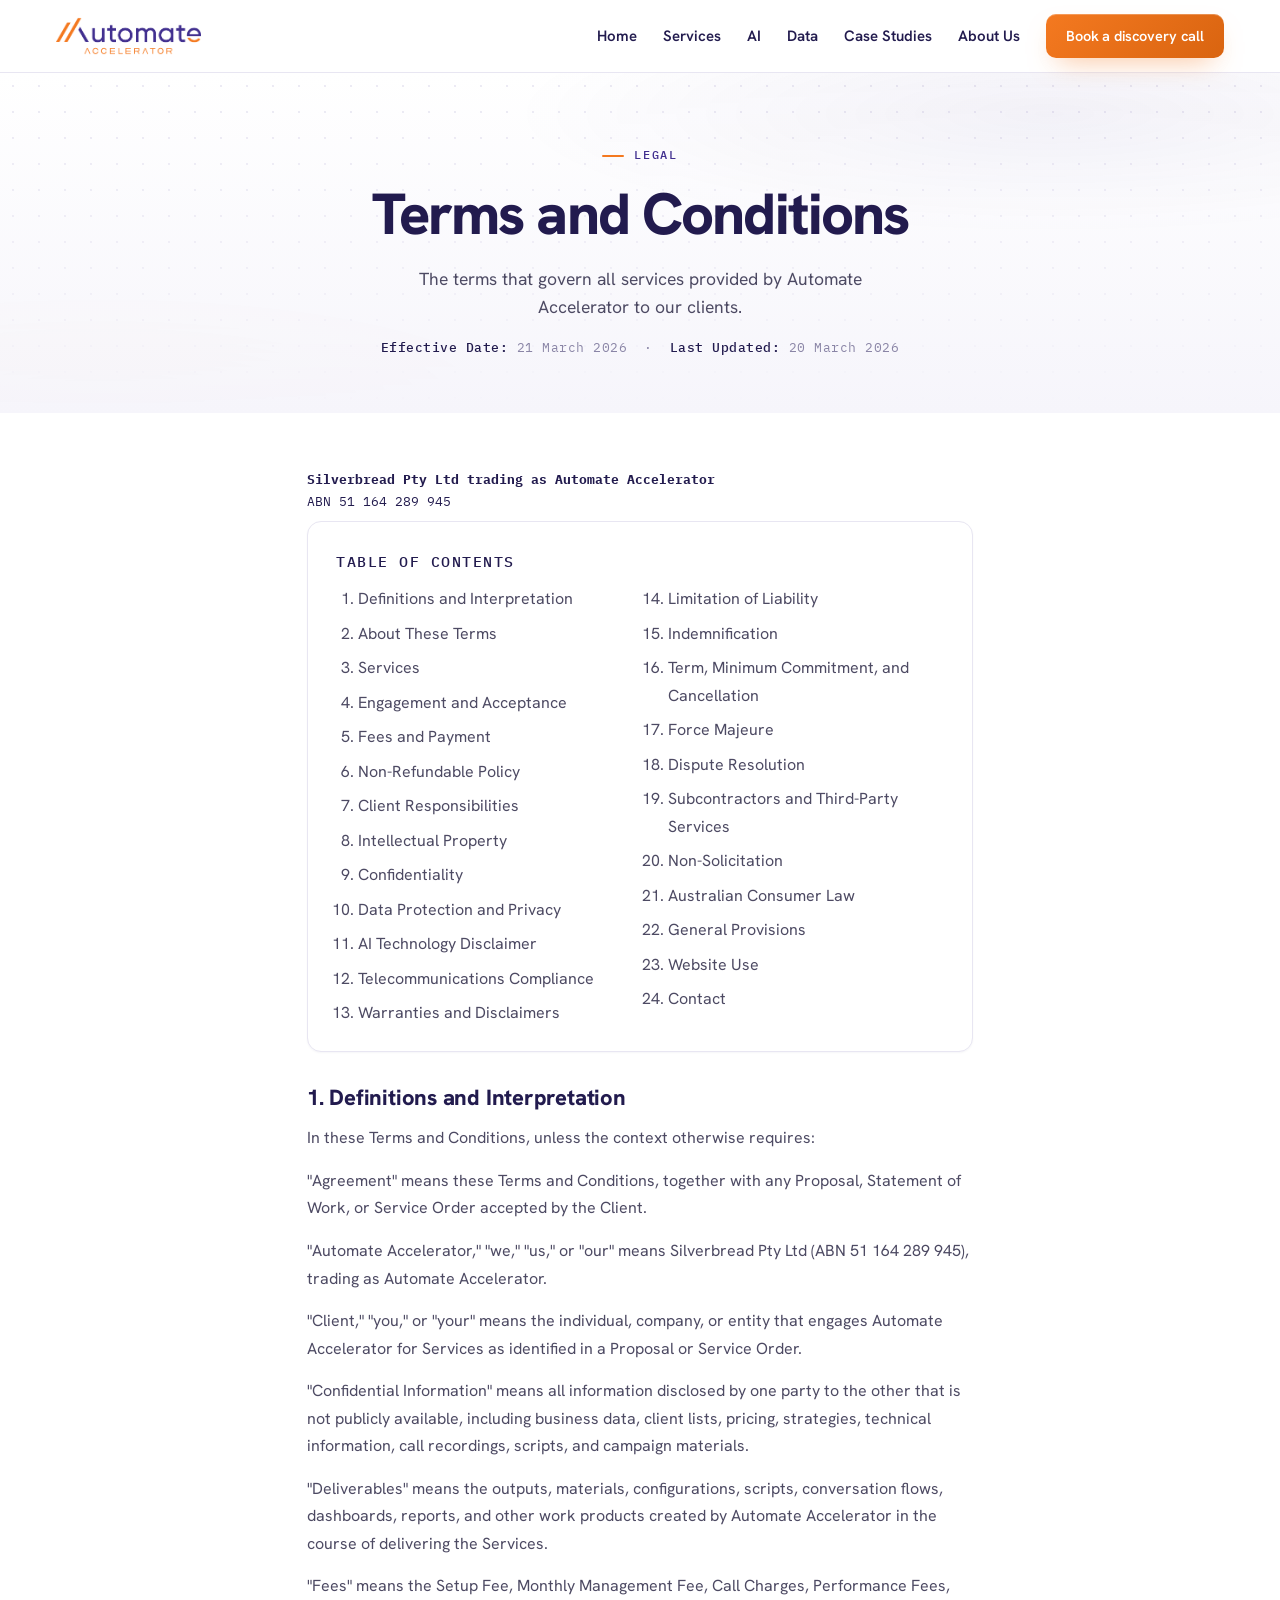
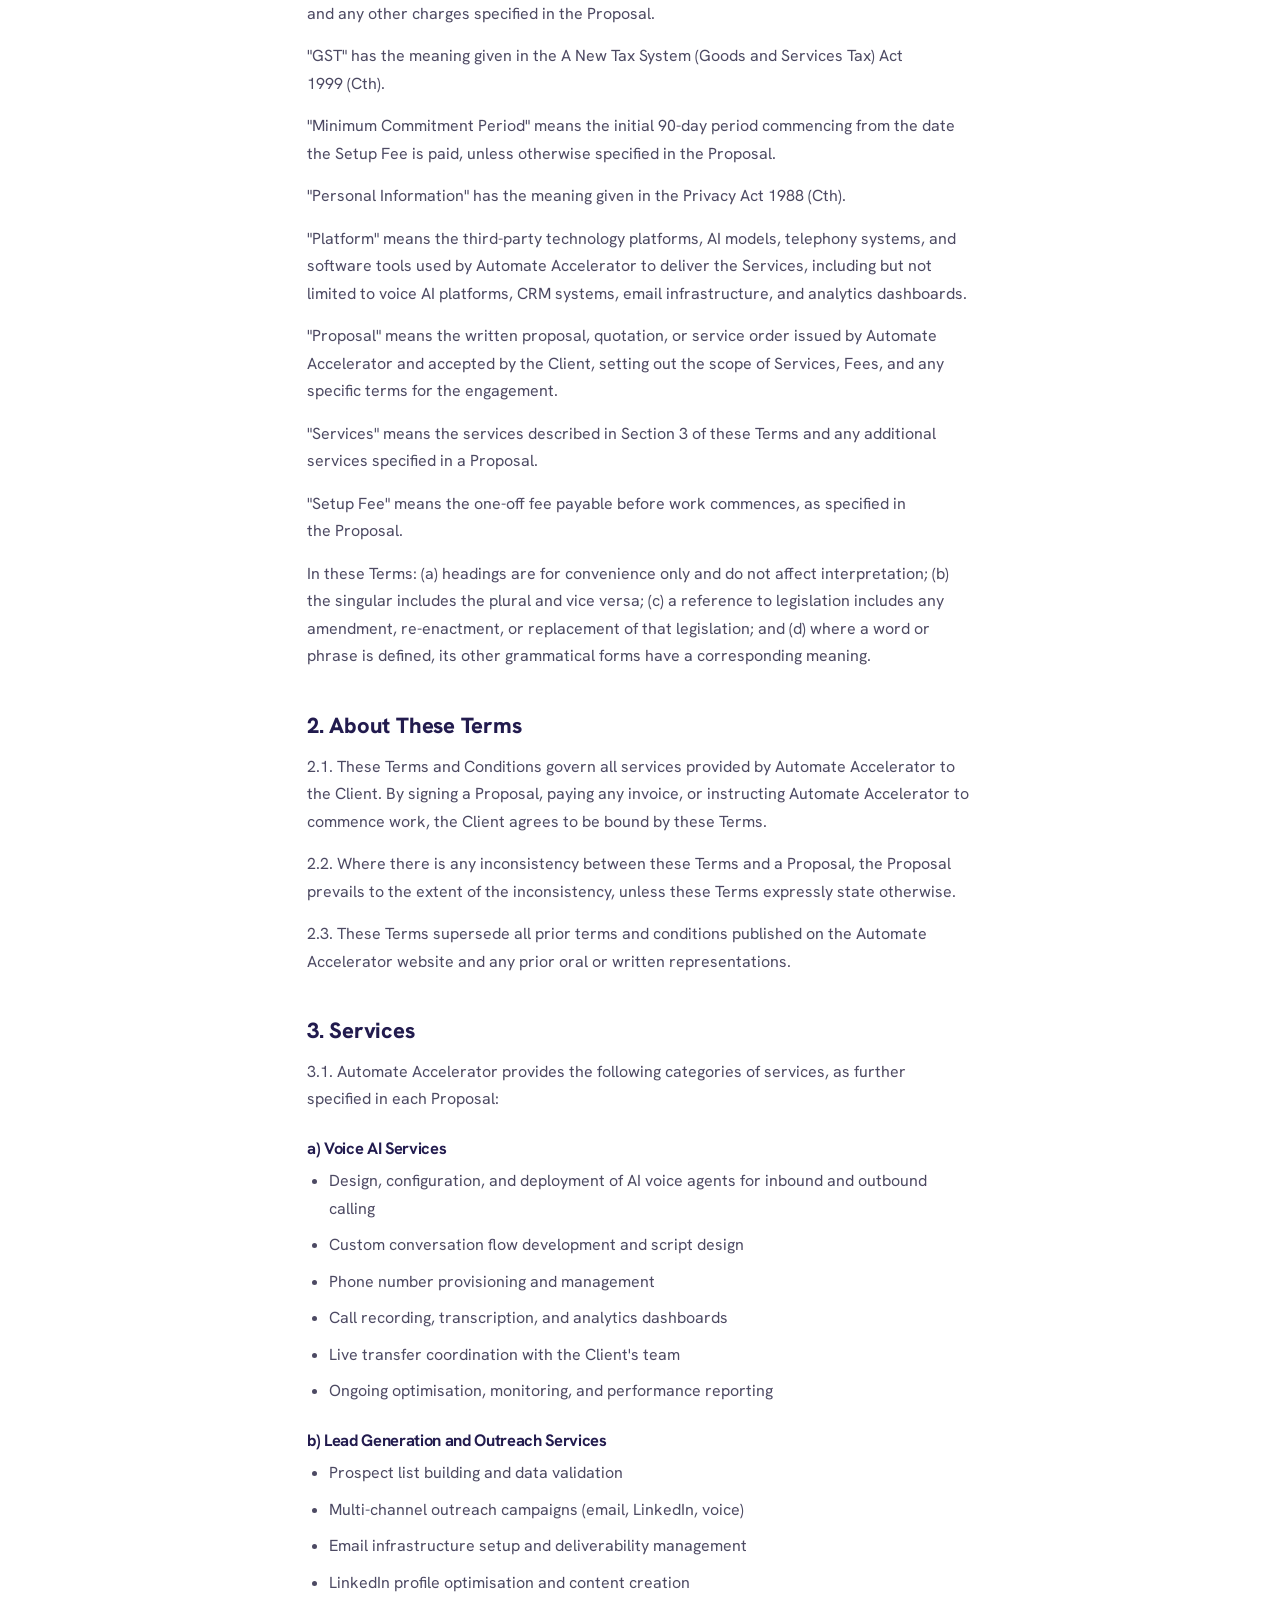
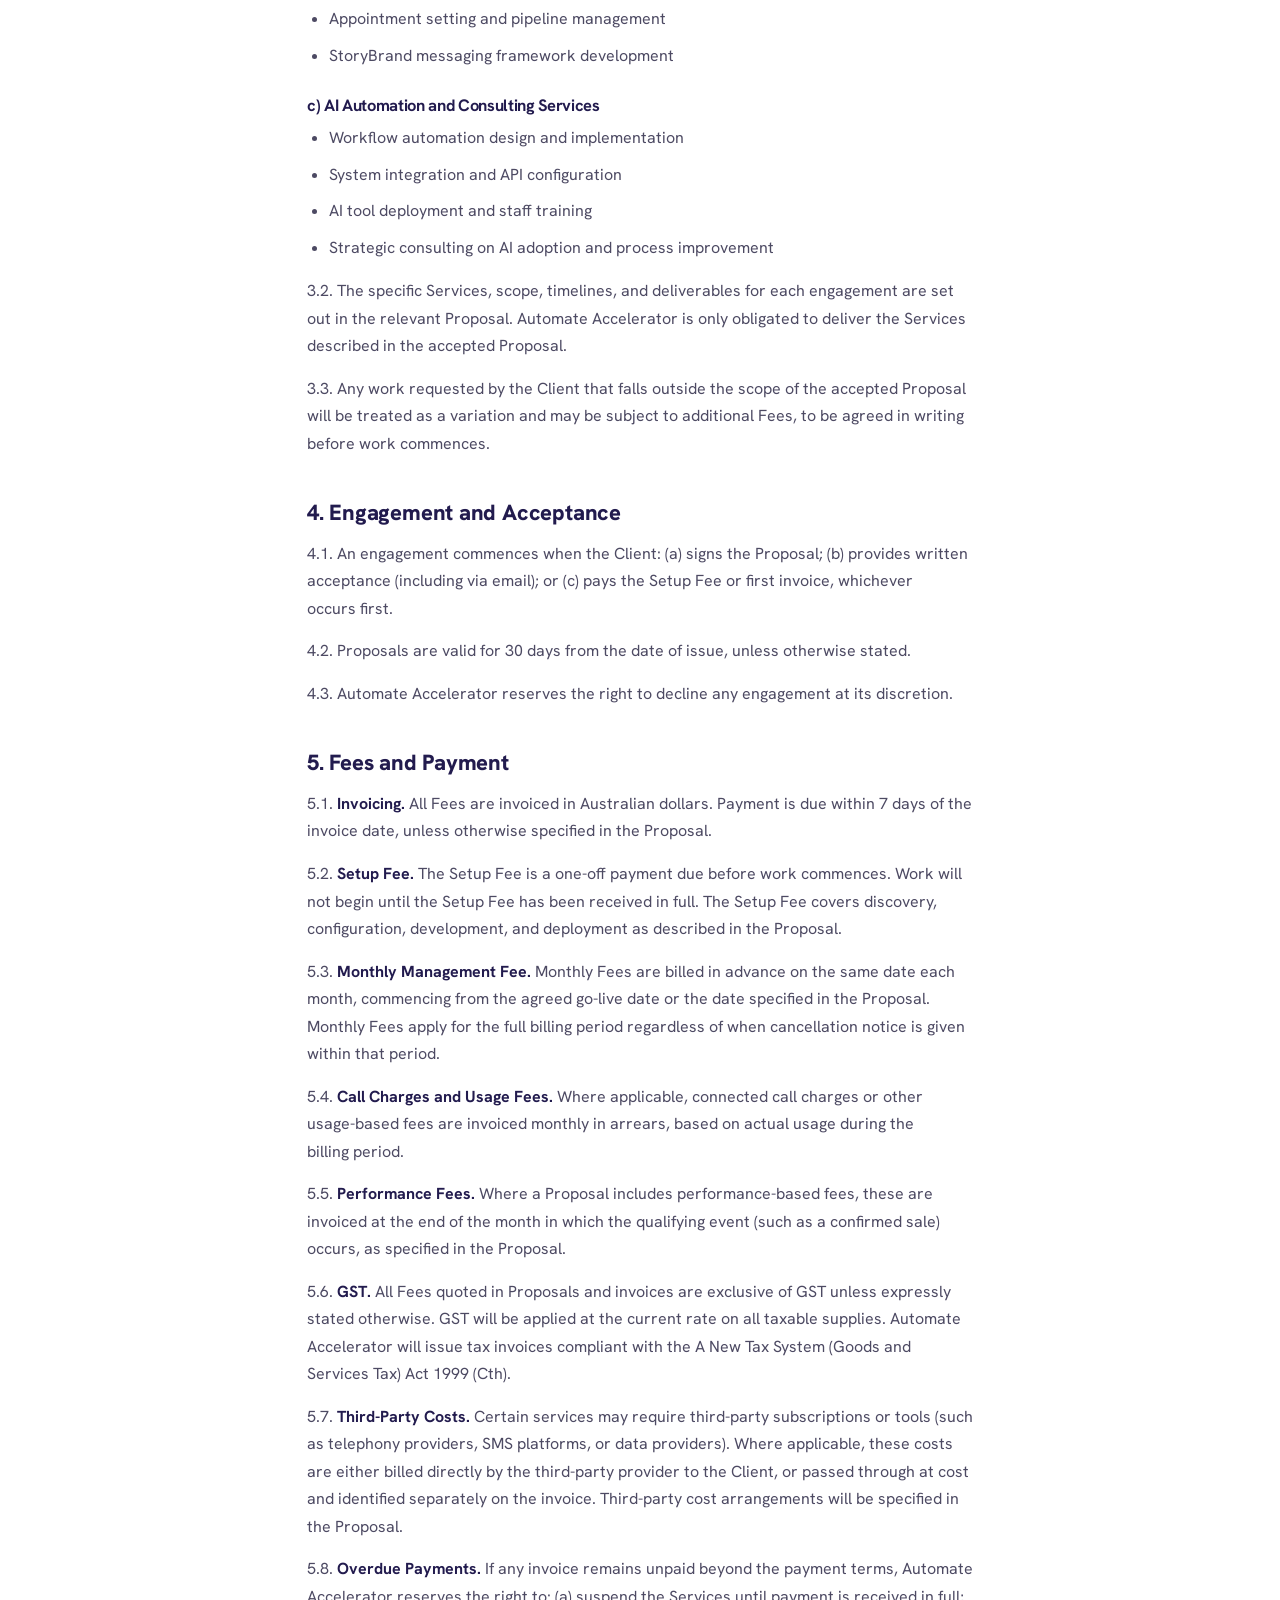
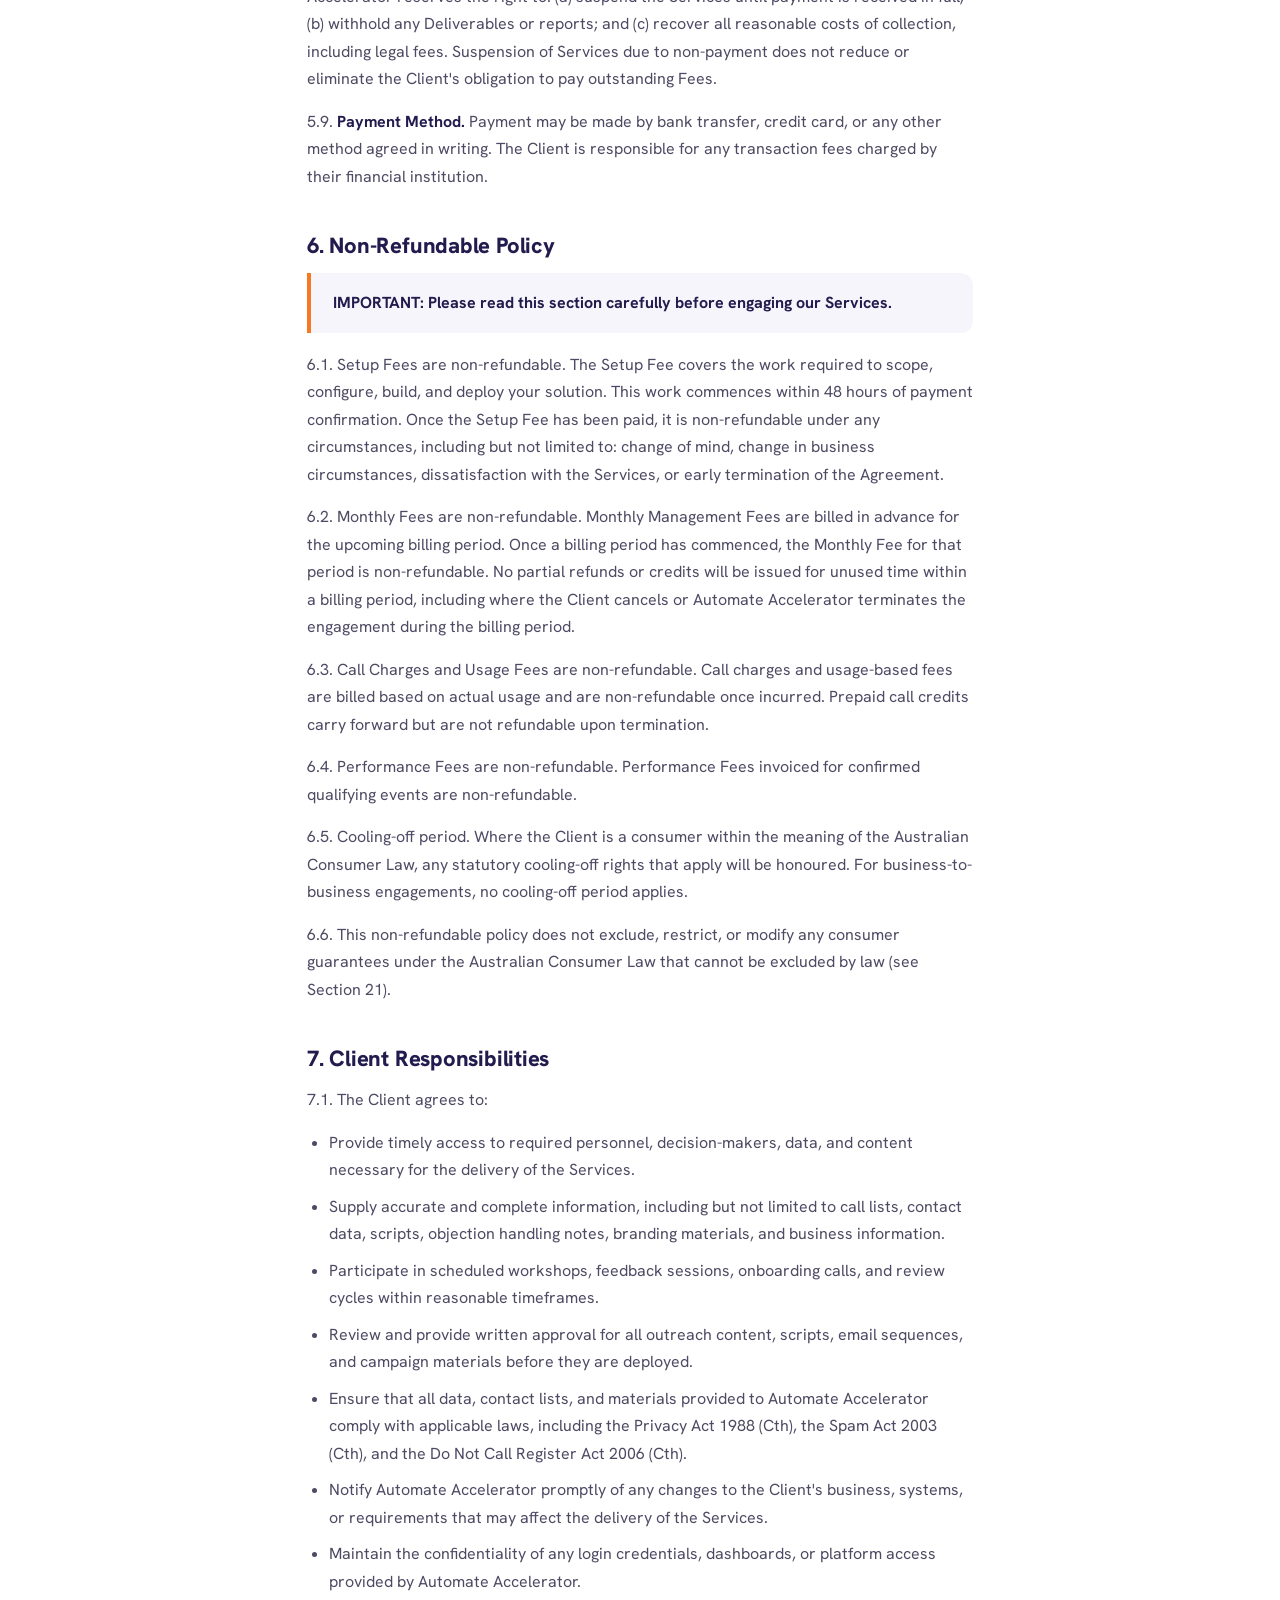
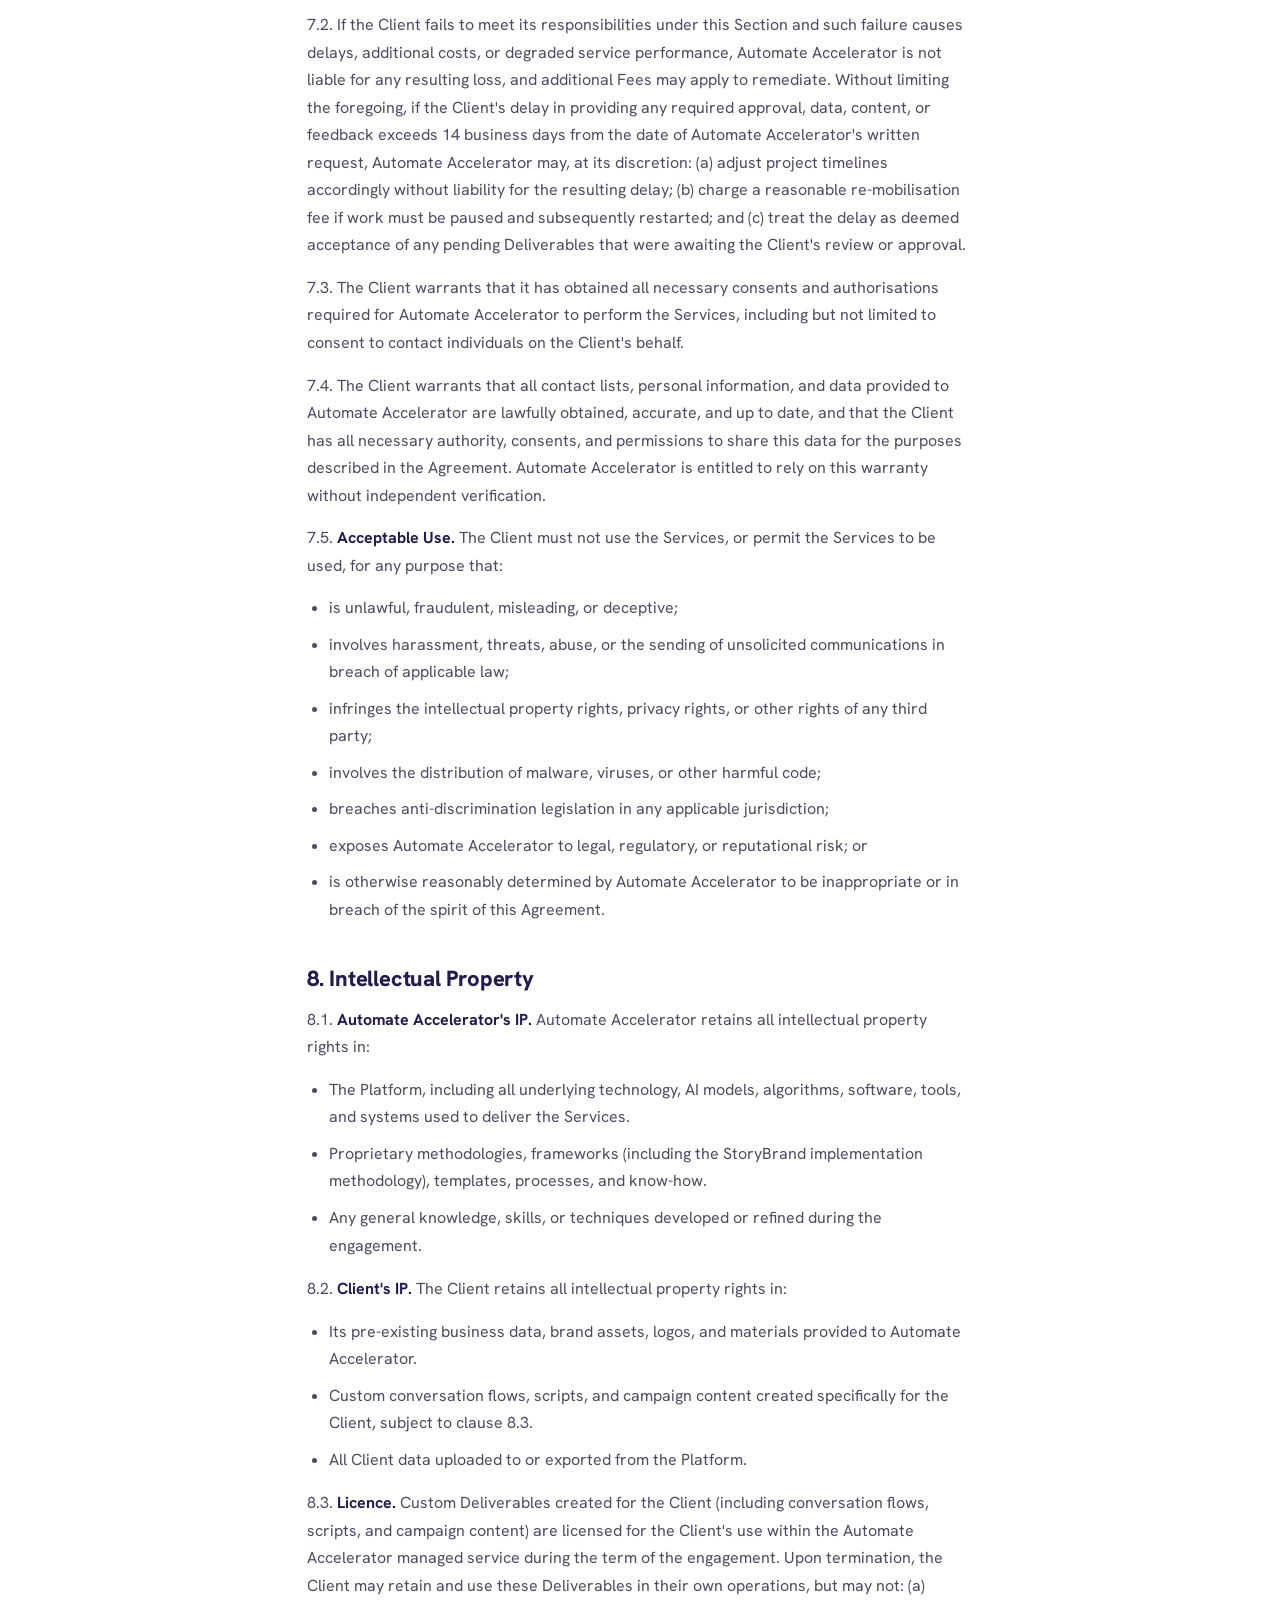
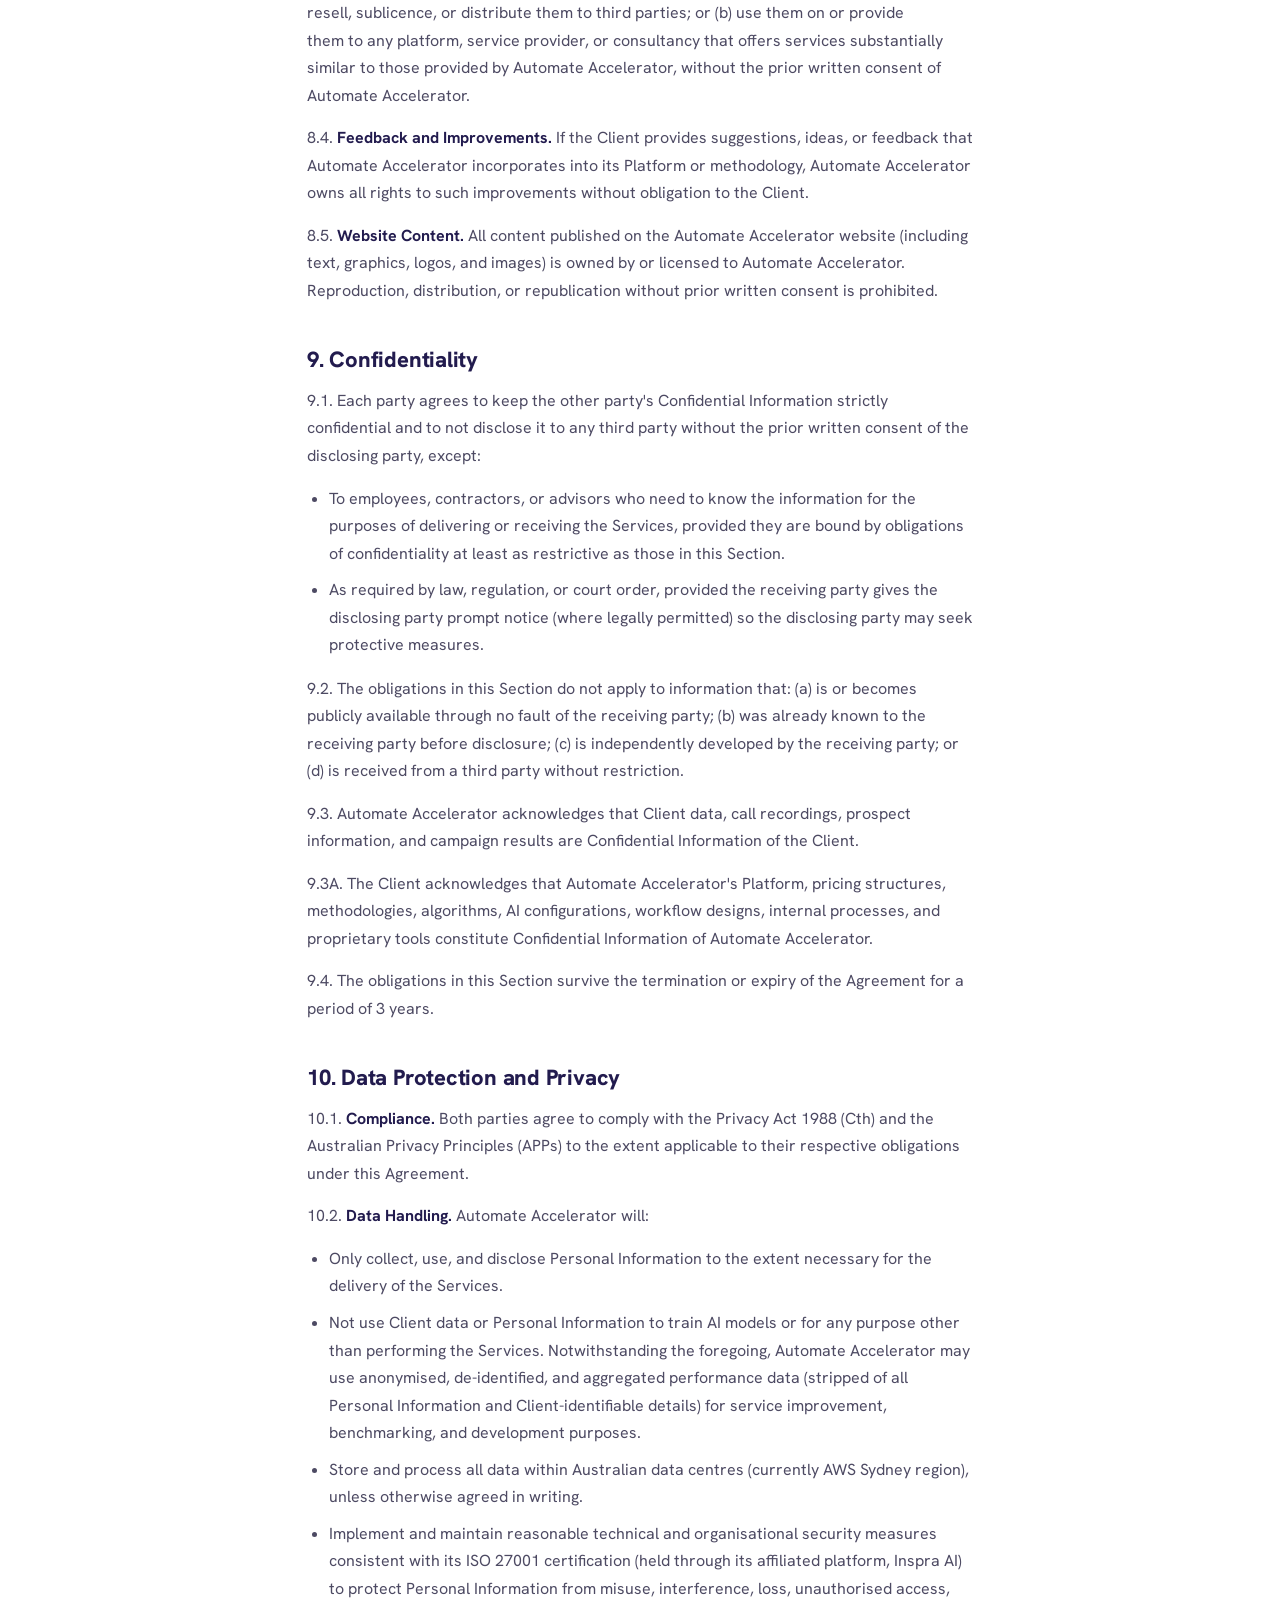
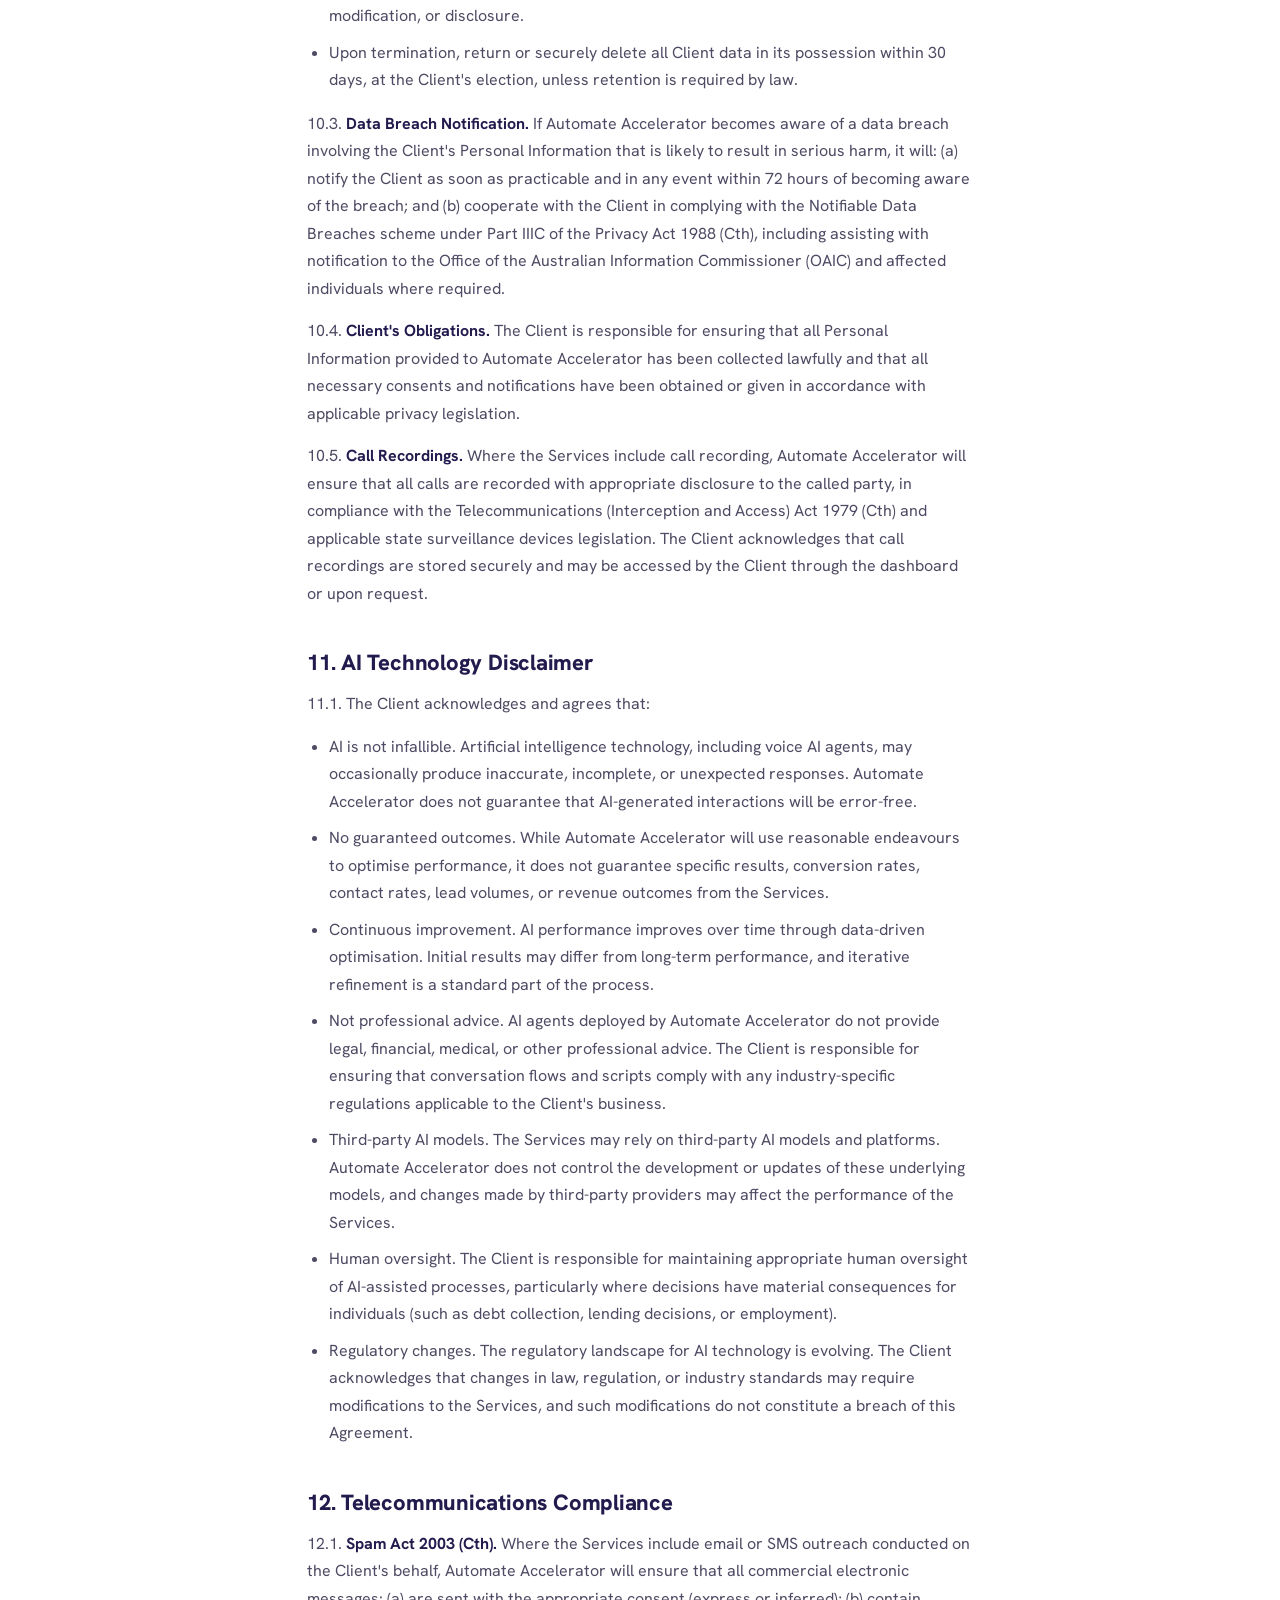
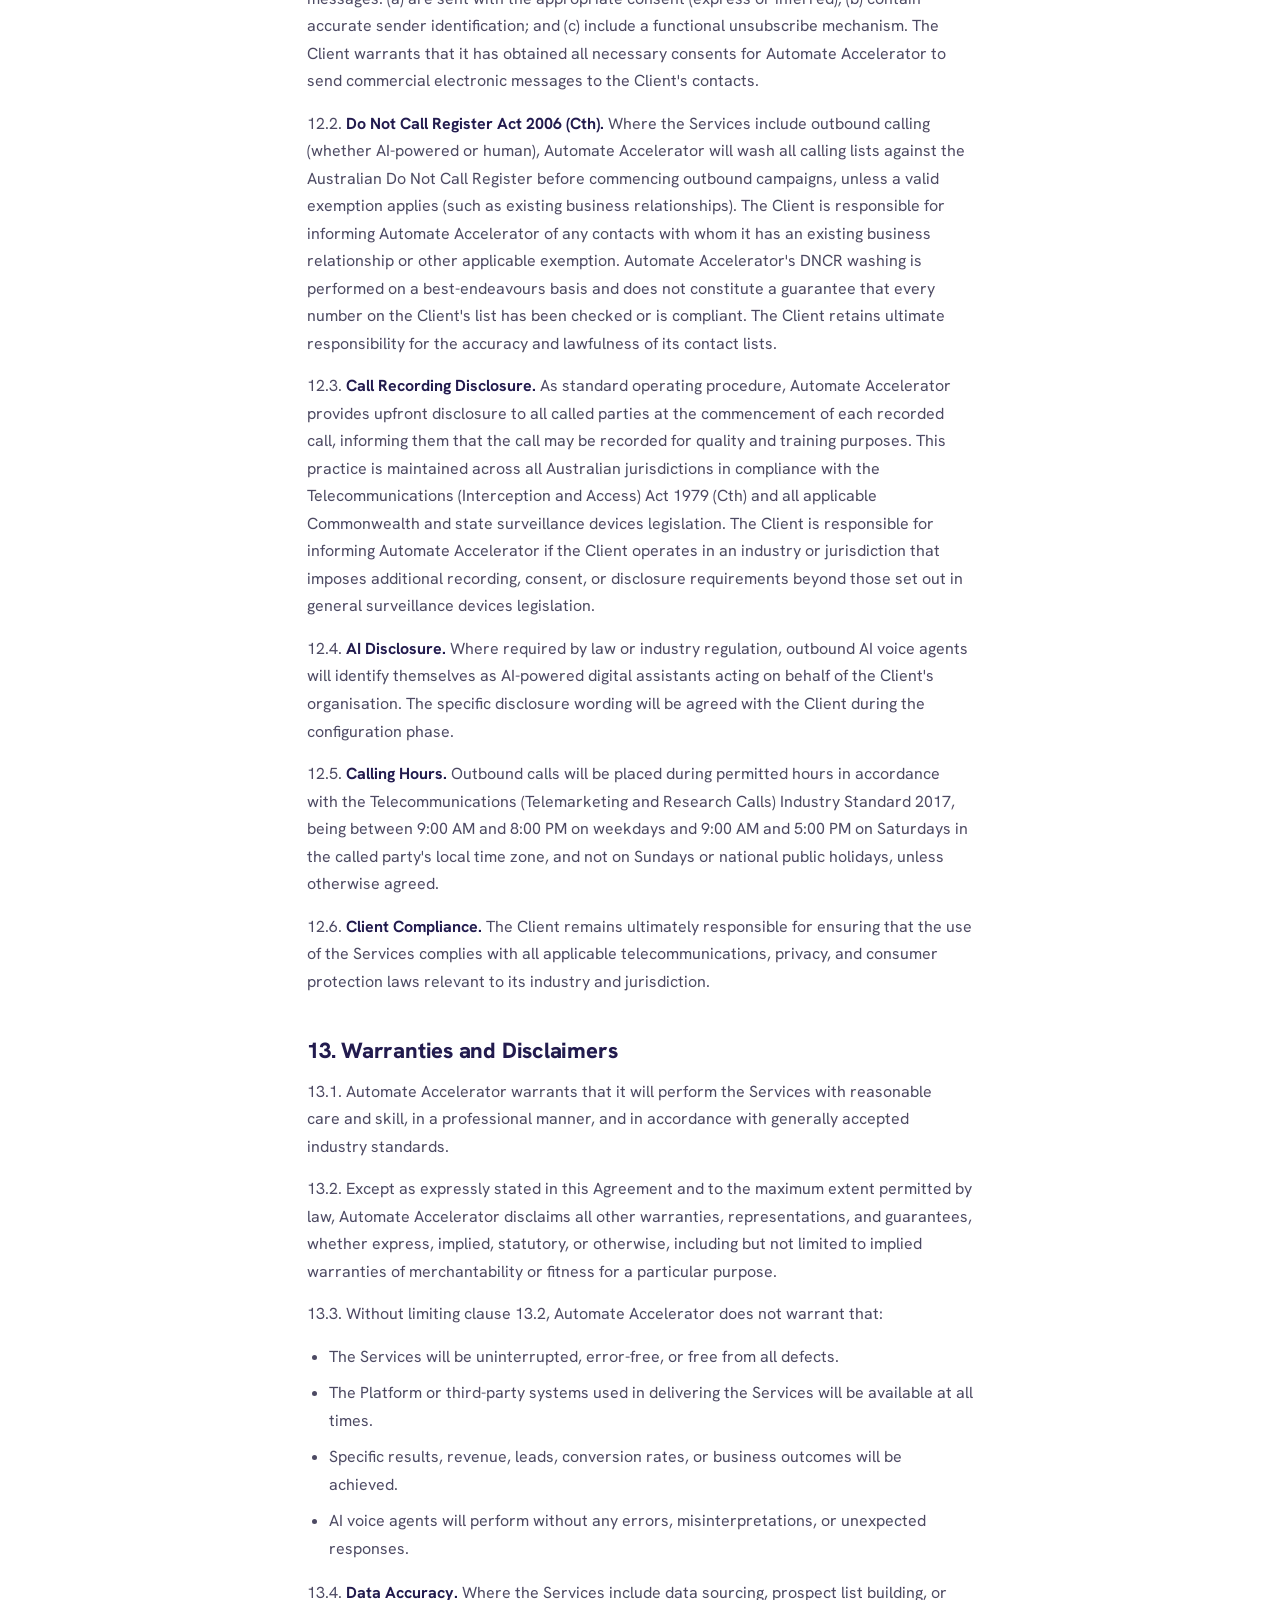
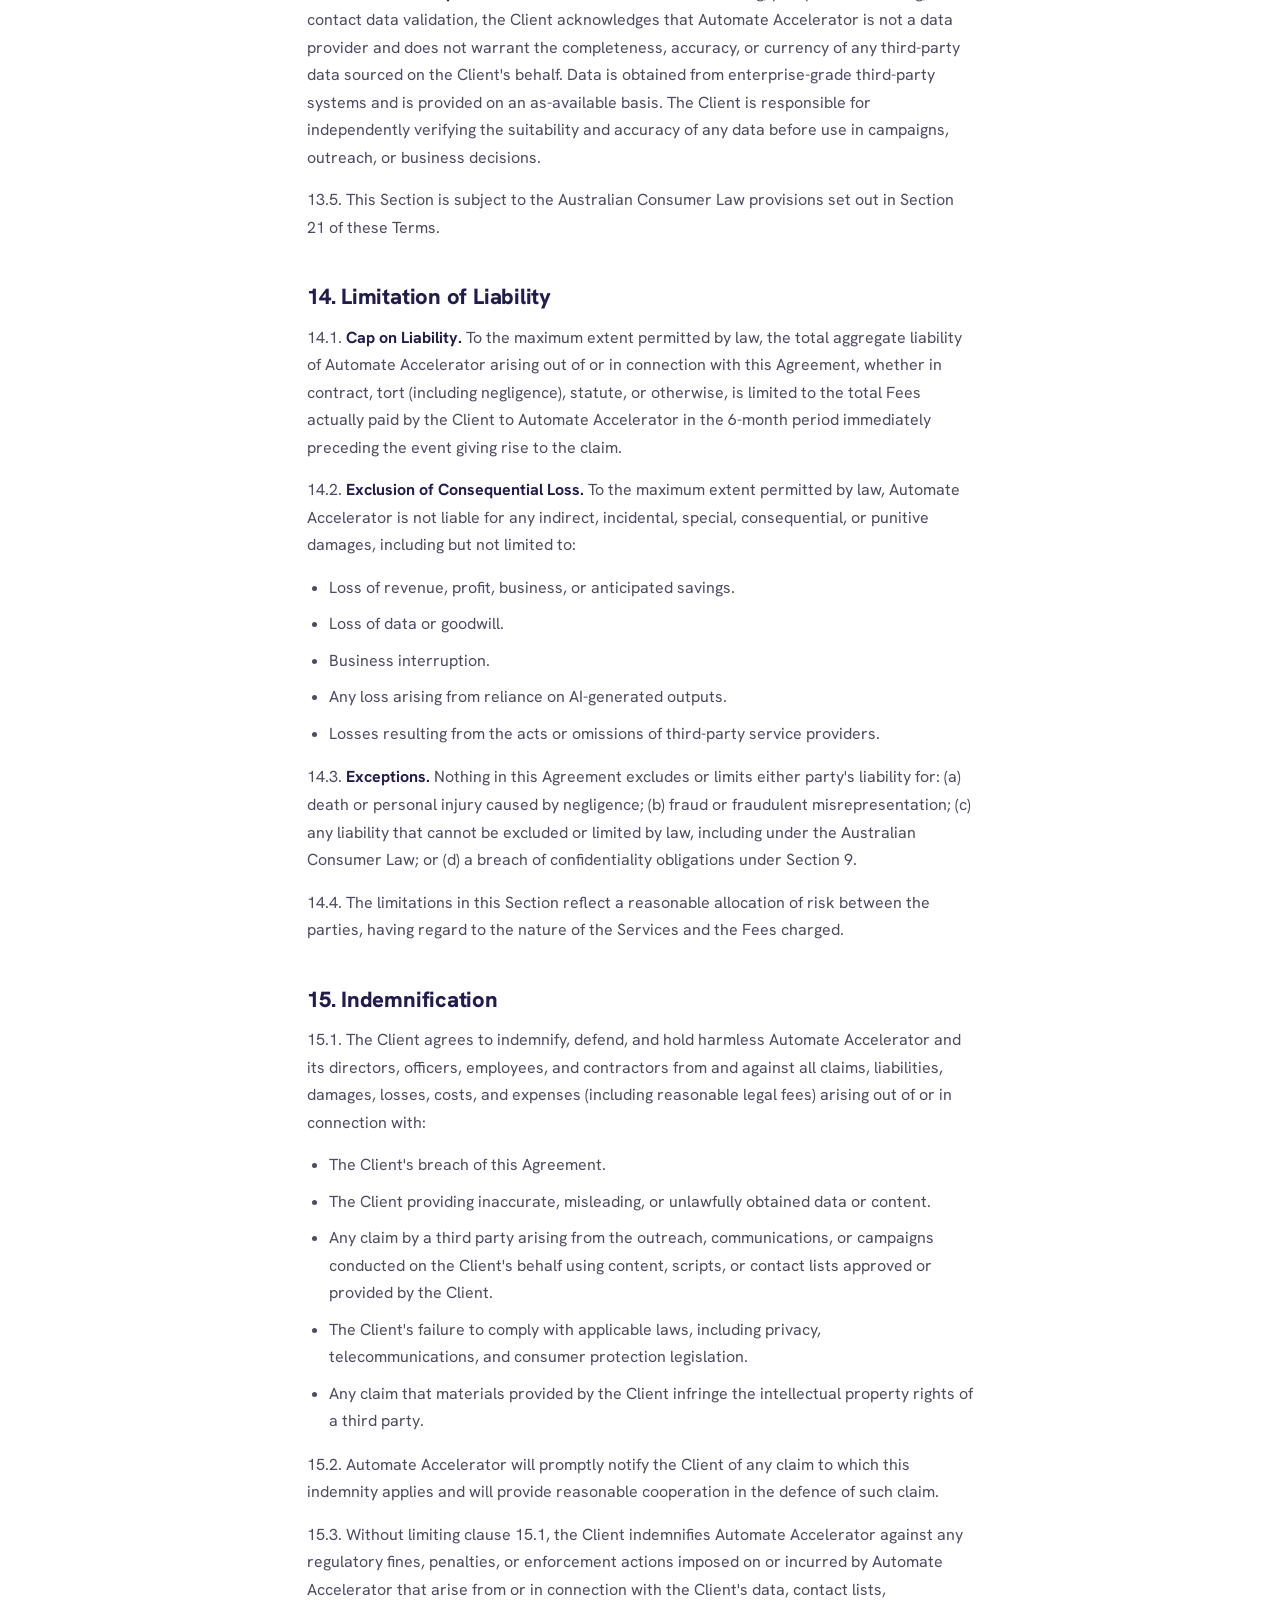
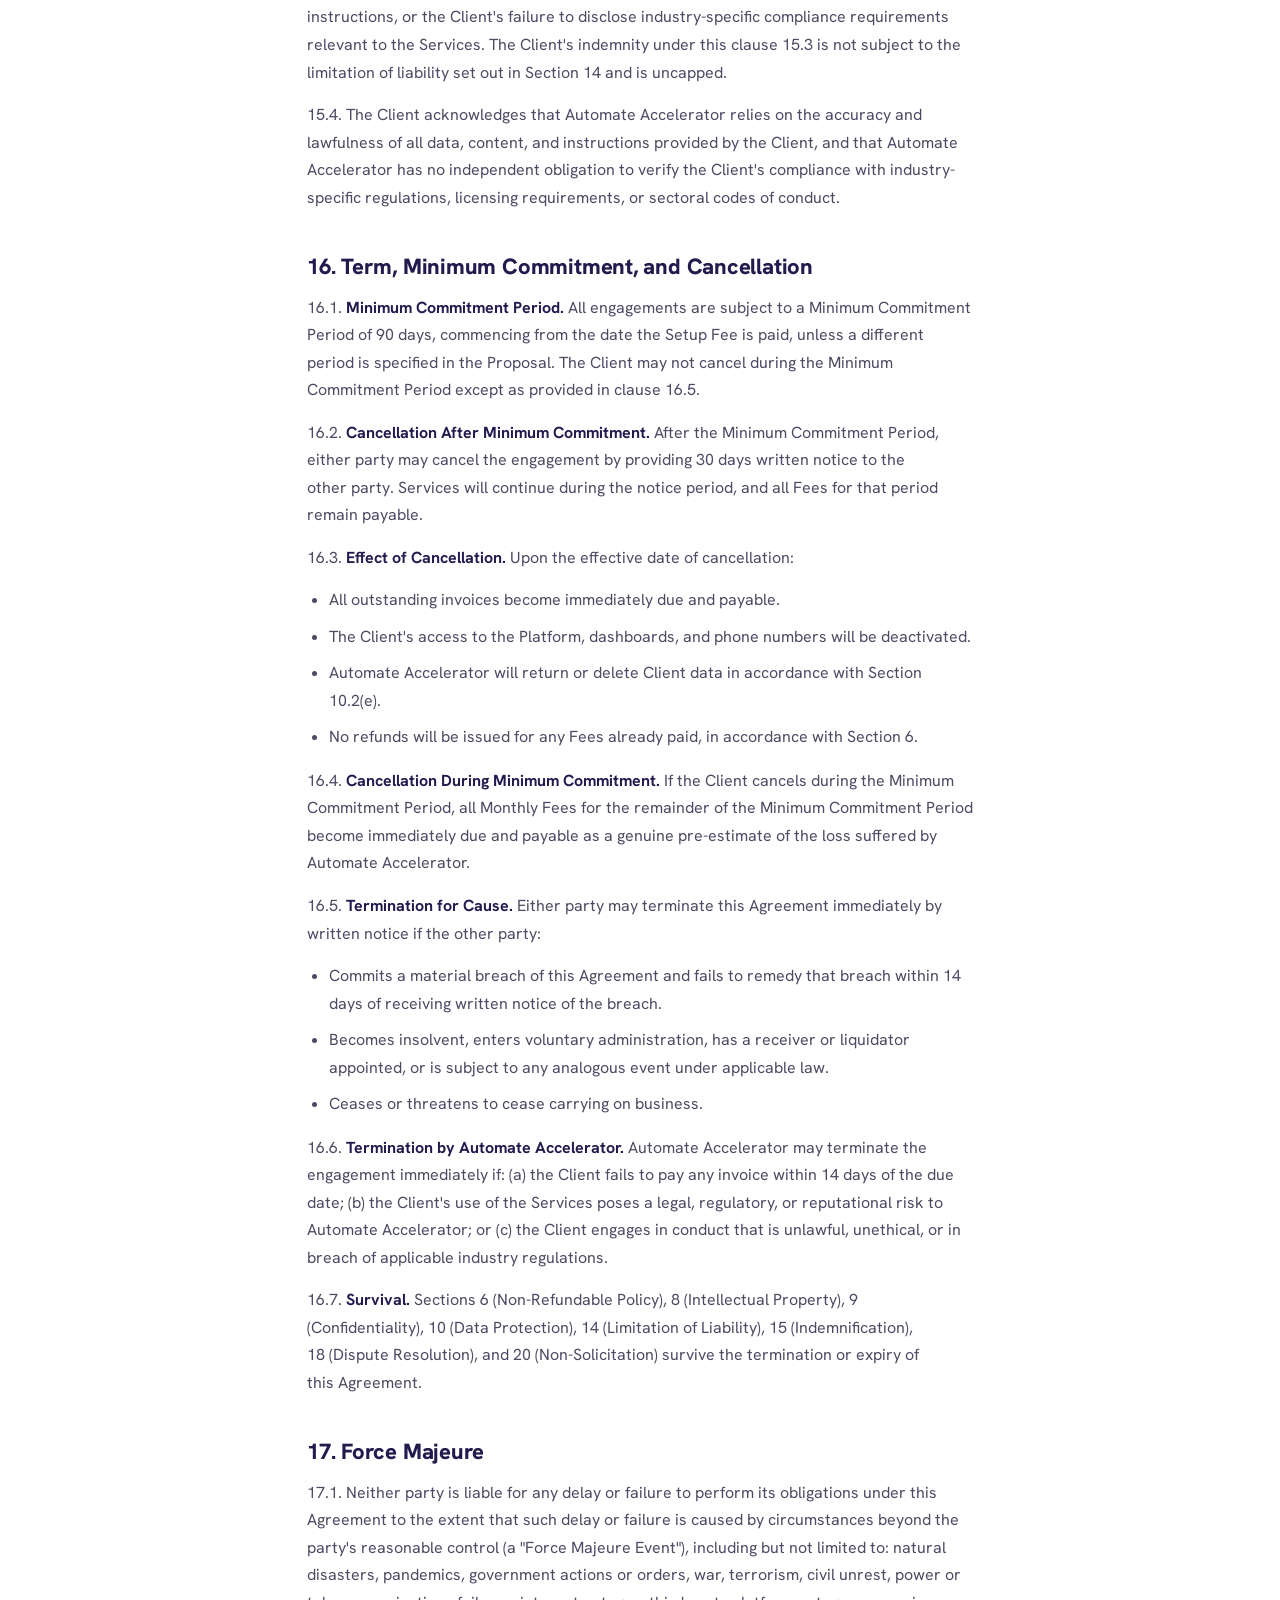
<file: terms.html>
<!DOCTYPE html>
<html lang="en-AU">
<head>
<meta charset="UTF-8">
<meta name="viewport" content="width=device-width, initial-scale=1.0">
<meta name="description" content="The terms and conditions that govern your use of Automate Accelerator&#x27;s website and services.">
<meta property="og:title" content="Terms and Conditions | Automate Accelerator">
<meta property="og:description" content="The terms and conditions that govern your use of Automate Accelerator&#x27;s website and services.">
<meta property="og:type" content="website">
<meta property="og:site_name" content="Automate Accelerator">
<meta property="og:locale" content="en_AU">
<meta name="twitter:card" content="summary">
<meta name="theme-color" content="#221B4E">
<link rel="icon" type="image/svg+xml" href="assets/favicon.svg">
<title>Terms and Conditions | Automate Accelerator</title>
<link rel="preconnect" href="https://fonts.googleapis.com">
<link rel="preconnect" href="https://fonts.gstatic.com" crossorigin>
<link href="https://fonts.googleapis.com/css2?family=Hanken+Grotesk:wght@300;400;500;600;700;800&family=IBM+Plex+Mono:wght@400;500&family=Instrument+Serif:ital@0;1&display=swap" rel="stylesheet">
<link rel="stylesheet" href="styles.css">
<link rel="stylesheet" href="motion.css">
<link rel="stylesheet" href="motion-plus.css">
<style>
  /* Legal-page scoped typography */
  .legal-hero .lead{max-width:64ch}
  .legal-meta{font-family:var(--mono);font-size:12.5px;letter-spacing:.04em;color:#8A85A6;margin-top:16px}
  .legal-meta b{color:var(--ink);font-weight:500}
  .legal-wrap{padding:56px 0 40px}
  .legal{max-width:74ch;margin:0 auto;color:var(--body-c);font-size:16px;line-height:1.72}
  .legal .entity{font-family:var(--mono);font-size:13px;color:var(--ink);line-height:1.7;margin-bottom:8px}
  .legal h2{font-size:22px;margin:44px 0 14px;letter-spacing:-.01em;scroll-margin-top:90px}
  .legal h2:first-of-type{margin-top:8px}
  .legal h3{font-size:16.5px;color:var(--ink);font-weight:700;margin:26px 0 10px}
  .legal p{margin:0 0 15px}
  .legal ul{margin:0 0 16px;padding-left:22px}
  .legal li{margin-bottom:9px}
  .legal strong{color:var(--ink);font-weight:700}
  .legal a{color:var(--purple);text-decoration:underline}
  .legal .callout{border-left:4px solid var(--orange);background:var(--mist);border-radius:0 12px 12px 0;padding:16px 22px;margin:0 0 18px;color:var(--ink);font-weight:500}
  .legal hr{border:0;border-top:1px solid var(--line);margin:38px 0}
  .toc{border:1px solid var(--line);background:#fff;border-radius:14px;padding:24px 28px;margin:6px 0 34px;box-shadow:0 1px 2px rgba(34,27,78,.04)}
  .toc h2{margin:0 0 14px;font-size:15px;font-family:var(--mono);font-weight:500;letter-spacing:.1em;text-transform:uppercase;color:var(--ink)}
  .toc ol{margin:0;padding-left:22px;columns:2;column-gap:34px}
  .toc li{margin-bottom:7px;break-inside:avoid}
  .toc a{color:var(--body-c);text-decoration:none}
  .toc a:hover{color:var(--purple);text-decoration:underline}
  @media (max-width:640px){ .toc ol{columns:1} .legal{font-size:15.5px} }
</style>
<noscript><style>.rv{opacity:1;transform:none}</style></noscript>
</head>
<body>

<header>
  <div class="wrap nav">
    <a href="index.html" aria-label="Automate Accelerator home"><img src="AA-logo-dark.png" alt="Automate Accelerator"></a>
    <ul>
      <li><a href="index.html">Home</a></li>
      <li><a href="services.html">Services</a></li>
      <li><a href="ai.html">AI</a></li>
      <li><a href="data.html">Data</a></li>
      <li><a href="case-studies.html">Case Studies</a></li>
      <li><a href="about.html">About Us</a></li>
      <li><a class="btn btn-primary" href="contact.html">Book a discovery call</a></li>
    </ul>
  </div>
</header>

<!-- PAGE HERO -->
<section class="page-hero legal-hero" id="top">
  <div class="wrap">
    <span class="eyebrow">Legal</span>
    <h1>Terms and Conditions</h1>
    <p class="lead">The terms that govern all services provided by Automate Accelerator to our clients.</p>
    <p class="legal-meta"><b>Effective Date:</b> 21 March 2026 &nbsp;·&nbsp; <b>Last Updated:</b> 20 March 2026</p>
  </div>
</section>

<!-- LEGAL BODY -->
<section class="legal-wrap">
  <div class="wrap">
    <div class="legal">

      <p class="entity"><strong>Silverbread Pty Ltd trading as Automate Accelerator</strong><br>ABN 51 164 289 945</p>

      <nav class="toc" aria-label="Table of contents">
        <h2>Table of Contents</h2>
        <ol>
          <li><a href="#s1">Definitions and Interpretation</a></li>
          <li><a href="#s2">About These Terms</a></li>
          <li><a href="#s3">Services</a></li>
          <li><a href="#s4">Engagement and Acceptance</a></li>
          <li><a href="#s5">Fees and Payment</a></li>
          <li><a href="#s6">Non-Refundable Policy</a></li>
          <li><a href="#s7">Client Responsibilities</a></li>
          <li><a href="#s8">Intellectual Property</a></li>
          <li><a href="#s9">Confidentiality</a></li>
          <li><a href="#s10">Data Protection and Privacy</a></li>
          <li><a href="#s11">AI Technology Disclaimer</a></li>
          <li><a href="#s12">Telecommunications Compliance</a></li>
          <li><a href="#s13">Warranties and Disclaimers</a></li>
          <li><a href="#s14">Limitation of Liability</a></li>
          <li><a href="#s15">Indemnification</a></li>
          <li><a href="#s16">Term, Minimum Commitment, and Cancellation</a></li>
          <li><a href="#s17">Force Majeure</a></li>
          <li><a href="#s18">Dispute Resolution</a></li>
          <li><a href="#s19">Subcontractors and Third-Party Services</a></li>
          <li><a href="#s20">Non-Solicitation</a></li>
          <li><a href="#s21">Australian Consumer Law</a></li>
          <li><a href="#s22">General Provisions</a></li>
          <li><a href="#s23">Website Use</a></li>
          <li><a href="#s24">Contact</a></li>
        </ol>
      </nav>

      <h2 id="s1">1. Definitions and Interpretation</h2>
      <p>In these Terms and Conditions, unless the context otherwise requires:</p>
      <p>"Agreement" means these Terms and Conditions, together with any Proposal, Statement of Work, or Service Order accepted by the Client.</p>
      <p>"Automate Accelerator," "we," "us," or "our" means Silverbread Pty Ltd (ABN 51 164 289 945), trading as Automate Accelerator.</p>
      <p>"Client," "you," or "your" means the individual, company, or entity that engages Automate Accelerator for Services as identified in a Proposal or Service Order.</p>
      <p>"Confidential Information" means all information disclosed by one party to the other that is not publicly available, including business data, client lists, pricing, strategies, technical information, call recordings, scripts, and campaign materials.</p>
      <p>"Deliverables" means the outputs, materials, configurations, scripts, conversation flows, dashboards, reports, and other work products created by Automate Accelerator in the course of delivering the Services.</p>
      <p>"Fees" means the Setup Fee, Monthly Management Fee, Call Charges, Performance Fees, and any other charges specified in the Proposal.</p>
      <p>"GST" has the meaning given in the A New Tax System (Goods and Services Tax) Act 1999 (Cth).</p>
      <p>"Minimum Commitment Period" means the initial 90-day period commencing from the date the Setup Fee is paid, unless otherwise specified in the Proposal.</p>
      <p>"Personal Information" has the meaning given in the Privacy Act 1988 (Cth).</p>
      <p>"Platform" means the third-party technology platforms, AI models, telephony systems, and software tools used by Automate Accelerator to deliver the Services, including but not limited to voice AI platforms, CRM systems, email infrastructure, and analytics dashboards.</p>
      <p>"Proposal" means the written proposal, quotation, or service order issued by Automate Accelerator and accepted by the Client, setting out the scope of Services, Fees, and any specific terms for the engagement.</p>
      <p>"Services" means the services described in Section 3 of these Terms and any additional services specified in a Proposal.</p>
      <p>"Setup Fee" means the one-off fee payable before work commences, as specified in the Proposal.</p>
      <p>In these Terms: (a) headings are for convenience only and do not affect interpretation; (b) the singular includes the plural and vice versa; (c) a reference to legislation includes any amendment, re-enactment, or replacement of that legislation; and (d) where a word or phrase is defined, its other grammatical forms have a corresponding meaning.</p>

      <h2 id="s2">2. About These Terms</h2>
      <p>2.1. These Terms and Conditions govern all services provided by Automate Accelerator to the Client. By signing a Proposal, paying any invoice, or instructing Automate Accelerator to commence work, the Client agrees to be bound by these Terms.</p>
      <p>2.2. Where there is any inconsistency between these Terms and a Proposal, the Proposal prevails to the extent of the inconsistency, unless these Terms expressly state otherwise.</p>
      <p>2.3. These Terms supersede all prior terms and conditions published on the Automate Accelerator website and any prior oral or written representations.</p>

      <h2 id="s3">3. Services</h2>
      <p>3.1. Automate Accelerator provides the following categories of services, as further specified in each Proposal:</p>
      <h3>a) Voice AI Services</h3>
      <ul>
        <li>Design, configuration, and deployment of AI voice agents for inbound and outbound calling</li>
        <li>Custom conversation flow development and script design</li>
        <li>Phone number provisioning and management</li>
        <li>Call recording, transcription, and analytics dashboards</li>
        <li>Live transfer coordination with the Client's team</li>
        <li>Ongoing optimisation, monitoring, and performance reporting</li>
      </ul>
      <h3>b) Lead Generation and Outreach Services</h3>
      <ul>
        <li>Prospect list building and data validation</li>
        <li>Multi-channel outreach campaigns (email, LinkedIn, voice)</li>
        <li>Email infrastructure setup and deliverability management</li>
        <li>LinkedIn profile optimisation and content creation</li>
        <li>Appointment setting and pipeline management</li>
        <li>StoryBrand messaging framework development</li>
      </ul>
      <h3>c) AI Automation and Consulting Services</h3>
      <ul>
        <li>Workflow automation design and implementation</li>
        <li>System integration and API configuration</li>
        <li>AI tool deployment and staff training</li>
        <li>Strategic consulting on AI adoption and process improvement</li>
      </ul>
      <p>3.2. The specific Services, scope, timelines, and deliverables for each engagement are set out in the relevant Proposal. Automate Accelerator is only obligated to deliver the Services described in the accepted Proposal.</p>
      <p>3.3. Any work requested by the Client that falls outside the scope of the accepted Proposal will be treated as a variation and may be subject to additional Fees, to be agreed in writing before work commences.</p>

      <h2 id="s4">4. Engagement and Acceptance</h2>
      <p>4.1. An engagement commences when the Client: (a) signs the Proposal; (b) provides written acceptance (including via email); or (c) pays the Setup Fee or first invoice, whichever occurs first.</p>
      <p>4.2. Proposals are valid for 30 days from the date of issue, unless otherwise stated.</p>
      <p>4.3. Automate Accelerator reserves the right to decline any engagement at its discretion.</p>

      <h2 id="s5">5. Fees and Payment</h2>
      <p>5.1. <strong>Invoicing.</strong> All Fees are invoiced in Australian dollars. Payment is due within 7 days of the invoice date, unless otherwise specified in the Proposal.</p>
      <p>5.2. <strong>Setup Fee.</strong> The Setup Fee is a one-off payment due before work commences. Work will not begin until the Setup Fee has been received in full. The Setup Fee covers discovery, configuration, development, and deployment as described in the Proposal.</p>
      <p>5.3. <strong>Monthly Management Fee.</strong> Monthly Fees are billed in advance on the same date each month, commencing from the agreed go-live date or the date specified in the Proposal. Monthly Fees apply for the full billing period regardless of when cancellation notice is given within that period.</p>
      <p>5.4. <strong>Call Charges and Usage Fees.</strong> Where applicable, connected call charges or other usage-based fees are invoiced monthly in arrears, based on actual usage during the billing period.</p>
      <p>5.5. <strong>Performance Fees.</strong> Where a Proposal includes performance-based fees, these are invoiced at the end of the month in which the qualifying event (such as a confirmed sale) occurs, as specified in the Proposal.</p>
      <p>5.6. <strong>GST.</strong> All Fees quoted in Proposals and invoices are exclusive of GST unless expressly stated otherwise. GST will be applied at the current rate on all taxable supplies. Automate Accelerator will issue tax invoices compliant with the A New Tax System (Goods and Services Tax) Act 1999 (Cth).</p>
      <p>5.7. <strong>Third-Party Costs.</strong> Certain services may require third-party subscriptions or tools (such as telephony providers, SMS platforms, or data providers). Where applicable, these costs are either billed directly by the third-party provider to the Client, or passed through at cost and identified separately on the invoice. Third-party cost arrangements will be specified in the Proposal.</p>
      <p>5.8. <strong>Overdue Payments.</strong> If any invoice remains unpaid beyond the payment terms, Automate Accelerator reserves the right to: (a) suspend the Services until payment is received in full; (b) withhold any Deliverables or reports; and (c) recover all reasonable costs of collection, including legal fees. Suspension of Services due to non-payment does not reduce or eliminate the Client's obligation to pay outstanding Fees.</p>
      <p>5.9. <strong>Payment Method.</strong> Payment may be made by bank transfer, credit card, or any other method agreed in writing. The Client is responsible for any transaction fees charged by their financial institution.</p>

      <h2 id="s6">6. Non-Refundable Policy</h2>
      <p class="callout"><strong>IMPORTANT: Please read this section carefully before engaging our Services.</strong></p>
      <p>6.1. Setup Fees are non-refundable. The Setup Fee covers the work required to scope, configure, build, and deploy your solution. This work commences within 48 hours of payment confirmation. Once the Setup Fee has been paid, it is non-refundable under any circumstances, including but not limited to: change of mind, change in business circumstances, dissatisfaction with the Services, or early termination of the Agreement.</p>
      <p>6.2. Monthly Fees are non-refundable. Monthly Management Fees are billed in advance for the upcoming billing period. Once a billing period has commenced, the Monthly Fee for that period is non-refundable. No partial refunds or credits will be issued for unused time within a billing period, including where the Client cancels or Automate Accelerator terminates the engagement during the billing period.</p>
      <p>6.3. Call Charges and Usage Fees are non-refundable. Call charges and usage-based fees are billed based on actual usage and are non-refundable once incurred. Prepaid call credits carry forward but are not refundable upon termination.</p>
      <p>6.4. Performance Fees are non-refundable. Performance Fees invoiced for confirmed qualifying events are non-refundable.</p>
      <p>6.5. Cooling-off period. Where the Client is a consumer within the meaning of the Australian Consumer Law, any statutory cooling-off rights that apply will be honoured. For business-to-business engagements, no cooling-off period applies.</p>
      <p>6.6. This non-refundable policy does not exclude, restrict, or modify any consumer guarantees under the Australian Consumer Law that cannot be excluded by law (see Section 21).</p>

      <h2 id="s7">7. Client Responsibilities</h2>
      <p>7.1. The Client agrees to:</p>
      <ul>
        <li>Provide timely access to required personnel, decision-makers, data, and content necessary for the delivery of the Services.</li>
        <li>Supply accurate and complete information, including but not limited to call lists, contact data, scripts, objection handling notes, branding materials, and business information.</li>
        <li>Participate in scheduled workshops, feedback sessions, onboarding calls, and review cycles within reasonable timeframes.</li>
        <li>Review and provide written approval for all outreach content, scripts, email sequences, and campaign materials before they are deployed.</li>
        <li>Ensure that all data, contact lists, and materials provided to Automate Accelerator comply with applicable laws, including the Privacy Act 1988 (Cth), the Spam Act 2003 (Cth), and the Do Not Call Register Act 2006 (Cth).</li>
        <li>Notify Automate Accelerator promptly of any changes to the Client's business, systems, or requirements that may affect the delivery of the Services.</li>
        <li>Maintain the confidentiality of any login credentials, dashboards, or platform access provided by Automate Accelerator.</li>
      </ul>
      <p>7.2. If the Client fails to meet its responsibilities under this Section and such failure causes delays, additional costs, or degraded service performance, Automate Accelerator is not liable for any resulting loss, and additional Fees may apply to remediate. Without limiting the foregoing, if the Client's delay in providing any required approval, data, content, or feedback exceeds 14 business days from the date of Automate Accelerator's written request, Automate Accelerator may, at its discretion: (a) adjust project timelines accordingly without liability for the resulting delay; (b) charge a reasonable re-mobilisation fee if work must be paused and subsequently restarted; and (c) treat the delay as deemed acceptance of any pending Deliverables that were awaiting the Client's review or approval.</p>
      <p>7.3. The Client warrants that it has obtained all necessary consents and authorisations required for Automate Accelerator to perform the Services, including but not limited to consent to contact individuals on the Client's behalf.</p>
      <p>7.4. The Client warrants that all contact lists, personal information, and data provided to Automate Accelerator are lawfully obtained, accurate, and up to date, and that the Client has all necessary authority, consents, and permissions to share this data for the purposes described in the Agreement. Automate Accelerator is entitled to rely on this warranty without independent verification.</p>
      <p>7.5. <strong>Acceptable Use.</strong> The Client must not use the Services, or permit the Services to be used, for any purpose that:</p>
      <ul>
        <li>is unlawful, fraudulent, misleading, or deceptive;</li>
        <li>involves harassment, threats, abuse, or the sending of unsolicited communications in breach of applicable law;</li>
        <li>infringes the intellectual property rights, privacy rights, or other rights of any third party;</li>
        <li>involves the distribution of malware, viruses, or other harmful code;</li>
        <li>breaches anti-discrimination legislation in any applicable jurisdiction;</li>
        <li>exposes Automate Accelerator to legal, regulatory, or reputational risk; or</li>
        <li>is otherwise reasonably determined by Automate Accelerator to be inappropriate or in breach of the spirit of this Agreement.</li>
      </ul>

      <h2 id="s8">8. Intellectual Property</h2>
      <p>8.1. <strong>Automate Accelerator's IP.</strong> Automate Accelerator retains all intellectual property rights in:</p>
      <ul>
        <li>The Platform, including all underlying technology, AI models, algorithms, software, tools, and systems used to deliver the Services.</li>
        <li>Proprietary methodologies, frameworks (including the StoryBrand implementation methodology), templates, processes, and know-how.</li>
        <li>Any general knowledge, skills, or techniques developed or refined during the engagement.</li>
      </ul>
      <p>8.2. <strong>Client's IP.</strong> The Client retains all intellectual property rights in:</p>
      <ul>
        <li>Its pre-existing business data, brand assets, logos, and materials provided to Automate Accelerator.</li>
        <li>Custom conversation flows, scripts, and campaign content created specifically for the Client, subject to clause 8.3.</li>
        <li>All Client data uploaded to or exported from the Platform.</li>
      </ul>
      <p>8.3. <strong>Licence.</strong> Custom Deliverables created for the Client (including conversation flows, scripts, and campaign content) are licensed for the Client's use within the Automate Accelerator managed service during the term of the engagement. Upon termination, the Client may retain and use these Deliverables in their own operations, but may not: (a) resell, sublicence, or distribute them to third parties; or (b) use them on or provide them to any platform, service provider, or consultancy that offers services substantially similar to those provided by Automate Accelerator, without the prior written consent of Automate Accelerator.</p>
      <p>8.4. <strong>Feedback and Improvements.</strong> If the Client provides suggestions, ideas, or feedback that Automate Accelerator incorporates into its Platform or methodology, Automate Accelerator owns all rights to such improvements without obligation to the Client.</p>
      <p>8.5. <strong>Website Content.</strong> All content published on the Automate Accelerator website (including text, graphics, logos, and images) is owned by or licensed to Automate Accelerator. Reproduction, distribution, or republication without prior written consent is prohibited.</p>

      <h2 id="s9">9. Confidentiality</h2>
      <p>9.1. Each party agrees to keep the other party's Confidential Information strictly confidential and to not disclose it to any third party without the prior written consent of the disclosing party, except:</p>
      <ul>
        <li>To employees, contractors, or advisors who need to know the information for the purposes of delivering or receiving the Services, provided they are bound by obligations of confidentiality at least as restrictive as those in this Section.</li>
        <li>As required by law, regulation, or court order, provided the receiving party gives the disclosing party prompt notice (where legally permitted) so the disclosing party may seek protective measures.</li>
      </ul>
      <p>9.2. The obligations in this Section do not apply to information that: (a) is or becomes publicly available through no fault of the receiving party; (b) was already known to the receiving party before disclosure; (c) is independently developed by the receiving party; or (d) is received from a third party without restriction.</p>
      <p>9.3. Automate Accelerator acknowledges that Client data, call recordings, prospect information, and campaign results are Confidential Information of the Client.</p>
      <p>9.3A. The Client acknowledges that Automate Accelerator's Platform, pricing structures, methodologies, algorithms, AI configurations, workflow designs, internal processes, and proprietary tools constitute Confidential Information of Automate Accelerator.</p>
      <p>9.4. The obligations in this Section survive the termination or expiry of the Agreement for a period of 3 years.</p>

      <h2 id="s10">10. Data Protection and Privacy</h2>
      <p>10.1. <strong>Compliance.</strong> Both parties agree to comply with the Privacy Act 1988 (Cth) and the Australian Privacy Principles (APPs) to the extent applicable to their respective obligations under this Agreement.</p>
      <p>10.2. <strong>Data Handling.</strong> Automate Accelerator will:</p>
      <ul>
        <li>Only collect, use, and disclose Personal Information to the extent necessary for the delivery of the Services.</li>
        <li>Not use Client data or Personal Information to train AI models or for any purpose other than performing the Services. Notwithstanding the foregoing, Automate Accelerator may use anonymised, de-identified, and aggregated performance data (stripped of all Personal Information and Client-identifiable details) for service improvement, benchmarking, and development purposes.</li>
        <li>Store and process all data within Australian data centres (currently AWS Sydney region), unless otherwise agreed in writing.</li>
        <li>Implement and maintain reasonable technical and organisational security measures consistent with its ISO 27001 certification (held through its affiliated platform, Inspra AI) to protect Personal Information from misuse, interference, loss, unauthorised access, modification, or disclosure.</li>
        <li>Upon termination, return or securely delete all Client data in its possession within 30 days, at the Client's election, unless retention is required by law.</li>
      </ul>
      <p>10.3. <strong>Data Breach Notification.</strong> If Automate Accelerator becomes aware of a data breach involving the Client's Personal Information that is likely to result in serious harm, it will: (a) notify the Client as soon as practicable and in any event within 72 hours of becoming aware of the breach; and (b) cooperate with the Client in complying with the Notifiable Data Breaches scheme under Part IIIC of the Privacy Act 1988 (Cth), including assisting with notification to the Office of the Australian Information Commissioner (OAIC) and affected individuals where required.</p>
      <p>10.4. <strong>Client's Obligations.</strong> The Client is responsible for ensuring that all Personal Information provided to Automate Accelerator has been collected lawfully and that all necessary consents and notifications have been obtained or given in accordance with applicable privacy legislation.</p>
      <p>10.5. <strong>Call Recordings.</strong> Where the Services include call recording, Automate Accelerator will ensure that all calls are recorded with appropriate disclosure to the called party, in compliance with the Telecommunications (Interception and Access) Act 1979 (Cth) and applicable state surveillance devices legislation. The Client acknowledges that call recordings are stored securely and may be accessed by the Client through the dashboard or upon request.</p>

      <h2 id="s11">11. AI Technology Disclaimer</h2>
      <p>11.1. The Client acknowledges and agrees that:</p>
      <ul>
        <li>AI is not infallible. Artificial intelligence technology, including voice AI agents, may occasionally produce inaccurate, incomplete, or unexpected responses. Automate Accelerator does not guarantee that AI-generated interactions will be error-free.</li>
        <li>No guaranteed outcomes. While Automate Accelerator will use reasonable endeavours to optimise performance, it does not guarantee specific results, conversion rates, contact rates, lead volumes, or revenue outcomes from the Services.</li>
        <li>Continuous improvement. AI performance improves over time through data-driven optimisation. Initial results may differ from long-term performance, and iterative refinement is a standard part of the process.</li>
        <li>Not professional advice. AI agents deployed by Automate Accelerator do not provide legal, financial, medical, or other professional advice. The Client is responsible for ensuring that conversation flows and scripts comply with any industry-specific regulations applicable to the Client's business.</li>
        <li>Third-party AI models. The Services may rely on third-party AI models and platforms. Automate Accelerator does not control the development or updates of these underlying models, and changes made by third-party providers may affect the performance of the Services.</li>
        <li>Human oversight. The Client is responsible for maintaining appropriate human oversight of AI-assisted processes, particularly where decisions have material consequences for individuals (such as debt collection, lending decisions, or employment).</li>
        <li>Regulatory changes. The regulatory landscape for AI technology is evolving. The Client acknowledges that changes in law, regulation, or industry standards may require modifications to the Services, and such modifications do not constitute a breach of this Agreement.</li>
      </ul>

      <h2 id="s12">12. Telecommunications Compliance</h2>
      <p>12.1. <strong>Spam Act 2003 (Cth).</strong> Where the Services include email or SMS outreach conducted on the Client's behalf, Automate Accelerator will ensure that all commercial electronic messages: (a) are sent with the appropriate consent (express or inferred); (b) contain accurate sender identification; and (c) include a functional unsubscribe mechanism. The Client warrants that it has obtained all necessary consents for Automate Accelerator to send commercial electronic messages to the Client's contacts.</p>
      <p>12.2. <strong>Do Not Call Register Act 2006 (Cth).</strong> Where the Services include outbound calling (whether AI-powered or human), Automate Accelerator will wash all calling lists against the Australian Do Not Call Register before commencing outbound campaigns, unless a valid exemption applies (such as existing business relationships). The Client is responsible for informing Automate Accelerator of any contacts with whom it has an existing business relationship or other applicable exemption. Automate Accelerator's DNCR washing is performed on a best-endeavours basis and does not constitute a guarantee that every number on the Client's list has been checked or is compliant. The Client retains ultimate responsibility for the accuracy and lawfulness of its contact lists.</p>
      <p>12.3. <strong>Call Recording Disclosure.</strong> As standard operating procedure, Automate Accelerator provides upfront disclosure to all called parties at the commencement of each recorded call, informing them that the call may be recorded for quality and training purposes. This practice is maintained across all Australian jurisdictions in compliance with the Telecommunications (Interception and Access) Act 1979 (Cth) and all applicable Commonwealth and state surveillance devices legislation. The Client is responsible for informing Automate Accelerator if the Client operates in an industry or jurisdiction that imposes additional recording, consent, or disclosure requirements beyond those set out in general surveillance devices legislation.</p>
      <p>12.4. <strong>AI Disclosure.</strong> Where required by law or industry regulation, outbound AI voice agents will identify themselves as AI-powered digital assistants acting on behalf of the Client's organisation. The specific disclosure wording will be agreed with the Client during the configuration phase.</p>
      <p>12.5. <strong>Calling Hours.</strong> Outbound calls will be placed during permitted hours in accordance with the Telecommunications (Telemarketing and Research Calls) Industry Standard 2017, being between 9:00 AM and 8:00 PM on weekdays and 9:00 AM and 5:00 PM on Saturdays in the called party's local time zone, and not on Sundays or national public holidays, unless otherwise agreed.</p>
      <p>12.6. <strong>Client Compliance.</strong> The Client remains ultimately responsible for ensuring that the use of the Services complies with all applicable telecommunications, privacy, and consumer protection laws relevant to its industry and jurisdiction.</p>

      <h2 id="s13">13. Warranties and Disclaimers</h2>
      <p>13.1. Automate Accelerator warrants that it will perform the Services with reasonable care and skill, in a professional manner, and in accordance with generally accepted industry standards.</p>
      <p>13.2. Except as expressly stated in this Agreement and to the maximum extent permitted by law, Automate Accelerator disclaims all other warranties, representations, and guarantees, whether express, implied, statutory, or otherwise, including but not limited to implied warranties of merchantability or fitness for a particular purpose.</p>
      <p>13.3. Without limiting clause 13.2, Automate Accelerator does not warrant that:</p>
      <ul>
        <li>The Services will be uninterrupted, error-free, or free from all defects.</li>
        <li>The Platform or third-party systems used in delivering the Services will be available at all times.</li>
        <li>Specific results, revenue, leads, conversion rates, or business outcomes will be achieved.</li>
        <li>AI voice agents will perform without any errors, misinterpretations, or unexpected responses.</li>
      </ul>
      <p>13.4. <strong>Data Accuracy.</strong> Where the Services include data sourcing, prospect list building, or contact data validation, the Client acknowledges that Automate Accelerator is not a data provider and does not warrant the completeness, accuracy, or currency of any third-party data sourced on the Client's behalf. Data is obtained from enterprise-grade third-party systems and is provided on an as-available basis. The Client is responsible for independently verifying the suitability and accuracy of any data before use in campaigns, outreach, or business decisions.</p>
      <p>13.5. This Section is subject to the Australian Consumer Law provisions set out in Section 21 of these Terms.</p>

      <h2 id="s14">14. Limitation of Liability</h2>
      <p>14.1. <strong>Cap on Liability.</strong> To the maximum extent permitted by law, the total aggregate liability of Automate Accelerator arising out of or in connection with this Agreement, whether in contract, tort (including negligence), statute, or otherwise, is limited to the total Fees actually paid by the Client to Automate Accelerator in the 6-month period immediately preceding the event giving rise to the claim.</p>
      <p>14.2. <strong>Exclusion of Consequential Loss.</strong> To the maximum extent permitted by law, Automate Accelerator is not liable for any indirect, incidental, special, consequential, or punitive damages, including but not limited to:</p>
      <ul>
        <li>Loss of revenue, profit, business, or anticipated savings.</li>
        <li>Loss of data or goodwill.</li>
        <li>Business interruption.</li>
        <li>Any loss arising from reliance on AI-generated outputs.</li>
        <li>Losses resulting from the acts or omissions of third-party service providers.</li>
      </ul>
      <p>14.3. <strong>Exceptions.</strong> Nothing in this Agreement excludes or limits either party's liability for: (a) death or personal injury caused by negligence; (b) fraud or fraudulent misrepresentation; (c) any liability that cannot be excluded or limited by law, including under the Australian Consumer Law; or (d) a breach of confidentiality obligations under Section 9.</p>
      <p>14.4. The limitations in this Section reflect a reasonable allocation of risk between the parties, having regard to the nature of the Services and the Fees charged.</p>

      <h2 id="s15">15. Indemnification</h2>
      <p>15.1. The Client agrees to indemnify, defend, and hold harmless Automate Accelerator and its directors, officers, employees, and contractors from and against all claims, liabilities, damages, losses, costs, and expenses (including reasonable legal fees) arising out of or in connection with:</p>
      <ul>
        <li>The Client's breach of this Agreement.</li>
        <li>The Client providing inaccurate, misleading, or unlawfully obtained data or content.</li>
        <li>Any claim by a third party arising from the outreach, communications, or campaigns conducted on the Client's behalf using content, scripts, or contact lists approved or provided by the Client.</li>
        <li>The Client's failure to comply with applicable laws, including privacy, telecommunications, and consumer protection legislation.</li>
        <li>Any claim that materials provided by the Client infringe the intellectual property rights of a third party.</li>
      </ul>
      <p>15.2. Automate Accelerator will promptly notify the Client of any claim to which this indemnity applies and will provide reasonable cooperation in the defence of such claim.</p>
      <p>15.3. Without limiting clause 15.1, the Client indemnifies Automate Accelerator against any regulatory fines, penalties, or enforcement actions imposed on or incurred by Automate Accelerator that arise from or in connection with the Client's data, contact lists, instructions, or the Client's failure to disclose industry-specific compliance requirements relevant to the Services. The Client's indemnity under this clause 15.3 is not subject to the limitation of liability set out in Section 14 and is uncapped.</p>
      <p>15.4. The Client acknowledges that Automate Accelerator relies on the accuracy and lawfulness of all data, content, and instructions provided by the Client, and that Automate Accelerator has no independent obligation to verify the Client's compliance with industry-specific regulations, licensing requirements, or sectoral codes of conduct.</p>

      <h2 id="s16">16. Term, Minimum Commitment, and Cancellation</h2>
      <p>16.1. <strong>Minimum Commitment Period.</strong> All engagements are subject to a Minimum Commitment Period of 90 days, commencing from the date the Setup Fee is paid, unless a different period is specified in the Proposal. The Client may not cancel during the Minimum Commitment Period except as provided in clause 16.5.</p>
      <p>16.2. <strong>Cancellation After Minimum Commitment.</strong> After the Minimum Commitment Period, either party may cancel the engagement by providing 30 days written notice to the other party. Services will continue during the notice period, and all Fees for that period remain payable.</p>
      <p>16.3. <strong>Effect of Cancellation.</strong> Upon the effective date of cancellation:</p>
      <ul>
        <li>All outstanding invoices become immediately due and payable.</li>
        <li>The Client's access to the Platform, dashboards, and phone numbers will be deactivated.</li>
        <li>Automate Accelerator will return or delete Client data in accordance with Section 10.2(e).</li>
        <li>No refunds will be issued for any Fees already paid, in accordance with Section 6.</li>
      </ul>
      <p>16.4. <strong>Cancellation During Minimum Commitment.</strong> If the Client cancels during the Minimum Commitment Period, all Monthly Fees for the remainder of the Minimum Commitment Period become immediately due and payable as a genuine pre-estimate of the loss suffered by Automate Accelerator.</p>
      <p>16.5. <strong>Termination for Cause.</strong> Either party may terminate this Agreement immediately by written notice if the other party:</p>
      <ul>
        <li>Commits a material breach of this Agreement and fails to remedy that breach within 14 days of receiving written notice of the breach.</li>
        <li>Becomes insolvent, enters voluntary administration, has a receiver or liquidator appointed, or is subject to any analogous event under applicable law.</li>
        <li>Ceases or threatens to cease carrying on business.</li>
      </ul>
      <p>16.6. <strong>Termination by Automate Accelerator.</strong> Automate Accelerator may terminate the engagement immediately if: (a) the Client fails to pay any invoice within 14 days of the due date; (b) the Client's use of the Services poses a legal, regulatory, or reputational risk to Automate Accelerator; or (c) the Client engages in conduct that is unlawful, unethical, or in breach of applicable industry regulations.</p>
      <p>16.7. <strong>Survival.</strong> Sections 6 (Non-Refundable Policy), 8 (Intellectual Property), 9 (Confidentiality), 10 (Data Protection), 14 (Limitation of Liability), 15 (Indemnification), 18 (Dispute Resolution), and 20 (Non-Solicitation) survive the termination or expiry of this Agreement.</p>

      <h2 id="s17">17. Force Majeure</h2>
      <p>17.1. Neither party is liable for any delay or failure to perform its obligations under this Agreement to the extent that such delay or failure is caused by circumstances beyond the party's reasonable control (a "Force Majeure Event"), including but not limited to: natural disasters, pandemics, government actions or orders, war, terrorism, civil unrest, power or telecommunications failures, internet outages, third-party platform outages or service disruptions, cyberattacks, or changes in applicable law or regulation.</p>
      <p>17.2. The affected party must: (a) notify the other party as soon as practicable of the Force Majeure Event and its expected duration; (b) use reasonable endeavours to mitigate the impact of the event; and (c) resume performance as soon as practicable after the event ceases.</p>
      <p>17.3. If a Force Majeure Event continues for more than 60 consecutive days, either party may terminate this Agreement by written notice without liability, other than for Fees already accrued.</p>

      <h2 id="s18">18. Dispute Resolution</h2>
      <p>18.1. <strong>Governing Law.</strong> This Agreement is governed by and construed in accordance with the laws of the State of Victoria, Australia. The parties submit to the non-exclusive jurisdiction of the courts of Victoria and the Federal Court of Australia.</p>
      <p>18.2. <strong>Negotiation.</strong> If a dispute arises in connection with this Agreement, the parties must first attempt to resolve the dispute through good faith negotiation between their respective senior representatives within 14 days of written notice of the dispute.</p>
      <p>18.3. <strong>Mediation.</strong> If the dispute is not resolved through negotiation within 14 days, either party may refer the dispute to mediation administered by the Australian Disputes Centre (ADC) in Melbourne, Victoria, in accordance with the ADC Mediation Guidelines. The costs of mediation will be shared equally between the parties.</p>
      <p>18.4. <strong>Litigation.</strong> If the dispute is not resolved through mediation within 30 days of referral (or such longer period as the parties agree), either party may commence legal proceedings.</p>
      <p>18.5. <strong>Continued Performance.</strong> Despite the existence of a dispute, each party must continue to perform its obligations under this Agreement, unless the dispute relates to a bona fide safety or legal compliance concern.</p>

      <h2 id="s19">19. Subcontractors and Third-Party Services</h2>
      <p>19.1. The Client acknowledges that Automate Accelerator may engage subcontractors, including offshore team members, to assist in the delivery of the Services. Automate Accelerator remains responsible for the work of its subcontractors and ensures that all subcontractors are bound by confidentiality obligations consistent with this Agreement.</p>
      <p>19.2. The Services may depend on third-party platforms, services, and tools (including AI model providers, telephony providers, cloud hosting services, and CRM systems). Automate Accelerator is not liable for any service disruptions, changes, or limitations imposed by third-party providers.</p>
      <p>19.3. Where the Client engages directly with a third-party provider (such as Twilio for SMS), the Client's use of that service is governed by the third-party provider's own terms of service, and Automate Accelerator accepts no liability for such third-party services.</p>

      <h2 id="s20">20. Non-Solicitation</h2>
      <p>20.1. During the term of the engagement and for a period of 24 months following termination, the Client agrees not to directly or indirectly solicit, recruit, engage, or hire any employee, contractor, or team member of Automate Accelerator who was involved in the delivery of the Services to the Client.</p>
      <p>20.2. If the Client breaches this clause, the Client agrees to pay Automate Accelerator a recruitment fee equal to 50% of the individual's annual remuneration, as a genuine pre-estimate of the recruitment and replacement costs incurred by Automate Accelerator.</p>

      <h2 id="s21">21. Australian Consumer Law</h2>
      <p>21.1. Certain consumer guarantees are provided under the Australian Consumer Law (Schedule 2 of the Competition and Consumer Act 2010 (Cth)) and cannot be excluded. Nothing in this Agreement is intended to exclude, restrict, or modify any rights or remedies that the Client may have under the Australian Consumer Law, to the extent that such rights or remedies cannot be excluded, restricted, or modified by agreement.</p>
      <p>21.2. To the extent that the Services are not of a kind ordinarily acquired for personal, domestic, or household use, Automate Accelerator's liability for a failure to comply with a consumer guarantee (other than a guarantee under sections 51 to 53 of the Australian Consumer Law) is limited, at Automate Accelerator's election, to:</p>
      <ul>
        <li>The supply of the Services again; or</li>
        <li>The payment of the cost of having the Services supplied again.</li>
      </ul>
      <p>21.3. The Unfair Contract Terms provisions under the Australian Consumer Law (as amended by the Treasury Laws Amendment (More Competition, Better Prices) Act 2022) may apply to this Agreement. Both parties acknowledge that they have had the opportunity to review these Terms and negotiate their application before acceptance.</p>

      <h2 id="s22">22. General Provisions</h2>
      <p>22.1. <strong>Entire Agreement.</strong> This Agreement, together with any accepted Proposal, constitutes the entire agreement between the parties and supersedes all prior negotiations, representations, warranties, understandings, and agreements between the parties relating to the subject matter. The Client acknowledges that it has not relied on any representation, warranty, or statement that is not expressly set out in this Agreement or an accepted Proposal.</p>
      <p>22.2. <strong>Variation.</strong> Automate Accelerator may update these Terms from time to time. Material changes will be notified to the Client in writing (including by email) at least 30 days before they take effect. Continued use of the Services after the effective date of the updated Terms constitutes acceptance. If the Client does not accept the updated Terms, it may cancel the engagement in accordance with Section 16.</p>
      <p>22.3. <strong>Severability.</strong> If any provision of this Agreement is held to be invalid, illegal, or unenforceable by a court of competent jurisdiction, that provision will be severed and the remaining provisions will continue in full force and effect.</p>
      <p>22.4. <strong>Assignment.</strong> The Client may not assign, transfer, or novate its rights or obligations under this Agreement without the prior written consent of Automate Accelerator. Automate Accelerator may assign this Agreement to an affiliate or successor entity upon written notice to the Client.</p>
      <p>22.5. <strong>Waiver.</strong> A failure or delay by either party to exercise any right or remedy under this Agreement does not constitute a waiver of that right or remedy. A waiver is not effective unless it is in writing.</p>
      <p>22.6. <strong>Notices.</strong> All notices under this Agreement must be in writing and may be delivered by email to the address specified in the Proposal or such other address as a party may notify in writing from time to time. Notices are deemed received on the next business day after sending if sent by email.</p>
      <p>22.7. <strong>Relationship of the Parties.</strong> The relationship between Automate Accelerator and the Client is that of independent contractors. Nothing in this Agreement creates a partnership, joint venture, agency, or employment relationship between the parties.</p>
      <p>22.8. <strong>No Third-Party Beneficiaries.</strong> This Agreement does not confer any rights on any person or entity that is not a party to it.</p>

      <h2 id="s23">23. Website Use</h2>
      <p>23.1. <strong>Cookies.</strong> The Automate Accelerator website uses cookies to improve functionality and user experience. By using the website, you consent to our use of cookies in accordance with our Privacy Policy.</p>
      <p>23.2. <strong>Website Content.</strong> All content on the Automate Accelerator website is provided for general information purposes only. While we endeavour to keep the information accurate and up to date, we make no warranties or representations about the completeness, accuracy, or reliability of the website content.</p>
      <p>23.3. <strong>Links to Third-Party Websites.</strong> The website may contain links to external websites. Automate Accelerator is not responsible for the content, privacy practices, or availability of those websites.</p>

      <h2 id="s24">24. Contact</h2>
      <p>For any questions, concerns, or notices relating to these Terms and Conditions, please contact us:</p>
      <p class="entity"><strong>Silverbread Pty Ltd trading as Automate Accelerator</strong><br>ABN 51 164 289 945<br>Melbourne, Victoria, Australia<br>Email: <a href="mailto:support@automateaccelerator.com.au">support@automateaccelerator.com.au</a><br>Website: <a href="https://automateaccelerator.com">https://automateaccelerator.com</a></p>

      <hr>

      <p><strong>Want To Reach Out Directly?</strong></p>
      <ul>
        <li><a href="mailto:support@automateaccelerator.com">support@automateaccelerator.com</a></li>
        <li><a href="tel:+61488849450">+61 488 849 450</a></li>
        <li>Suite 1, Level 10/3 Bowen Crescent, Melbourne, VIC 3004</li>
      </ul>

      <p style="font-family:var(--mono);font-size:12.5px;color:#8A85A6;margin-top:26px">Copyright © 2024 Automate Accelerator | All Rights Reserved</p>

    </div>
  </div>
</section>

<footer>
  <div class="wrap">
    <div class="foot">
      <div>
        <img src="AA-logo-dark.png" alt="Automate Accelerator">
        <p>Your outbound partner, not your outbound agency.</p>
        <p style="margin-top:10px;font-family:var(--mono);font-size:12px">Trusted by 850+ Australian businesses since 2021.</p>
      </div>
      <div>
        <h4>Sitemap</h4>
        <ul><li><a href="index.html">Home</a></li><li><a href="services.html">Services</a></li><li><a href="ai.html">AI</a></li><li><a href="data.html">Data</a></li><li><a href="case-studies.html">Case Studies</a></li><li><a href="about.html">About Us</a></li><li><a href="contact.html">Contact Us</a></li></ul>
      </div>
      <div>
        <h4>Work with us</h4>
        <ul><li><a href="contact.html">Book a discovery call</a></li><li><a href="services.html">See the Growth Engine</a></li><li><a href="ai.html">See AI Solutions</a></li><li><a href="case-studies.html">See our results</a></li></ul>
      </div>
      <div>
        <h4>Reach us</h4>
        <ul>
          <li><a href="mailto:support@automateaccelerator.com">support@automateaccelerator.com</a></li>
          <li><a href="tel:+61488849450">+61 488 849 450</a></li>
          <li>Suite 1, Level 10, 3 Bowen Crescent,<br>Melbourne VIC 3004</li>
        </ul>
      </div>
    </div>
    <div class="foot-bar">
      <span>© 2026 Automate Accelerator. All rights reserved.</span>
      <span><a href="terms.html">Terms and Conditions</a> · <a href="privacy.html">Privacy Policy</a></span>
    </div>
  </div>
</footer>

<script src="assets/vendor/gsap.min.js" defer></script>
<script src="app.js" defer></script>
<script src="motion-plus.js" defer></script>
<script src="motion.js" defer></script>
</body>
</html>
</file>
<file: styles.css>
:root{
  --paper:#FFFFFF;
  --mist:#F6F5FB;
  --ink:#221B4E;
  --body-c:#4D4A63;
  --purple:#412F8F;
  --orange:#F47920;
  --orange-deep:#D96410;
  --line:#E8E6F2;
  --mono:'IBM Plex Mono',ui-monospace,SFMono-Regular,Menlo,monospace;
}
*{box-sizing:border-box;margin:0;padding:0}
@media (prefers-reduced-motion:no-preference){html{scroll-behavior:smooth}}
body{font-family:'Hanken Grotesk',system-ui,-apple-system,sans-serif;background:var(--paper);color:var(--body-c);font-size:17px;line-height:1.6;-webkit-font-smoothing:antialiased}
h1,h2,h3,h4{color:var(--ink);font-weight:800;line-height:1.12;letter-spacing:-.02em}
.wrap{max-width:min(92vw,1560px);margin:0 auto;padding:0 24px}
/* Header spans wider so the logo sits far left and the nav/CTA far right. */
header .wrap{max-width:min(95vw,1840px)}
section{padding:88px 0;position:relative}
.eyebrow{font-family:var(--mono);font-size:12px;letter-spacing:.14em;text-transform:uppercase;color:var(--purple);font-weight:500;display:block;margin-bottom:18px}
.sec-tag{font-family:var(--mono);font-size:10.5px;letter-spacing:.1em;color:#B7B2CE;position:absolute;top:34px;right:24px;text-transform:uppercase}
.btn{display:inline-block;padding:12px 24px;border-radius:8px;font-weight:700;font-size:14.5px;text-decoration:none;transition:transform .22s cubic-bezier(.2,.7,.2,1),box-shadow .22s ease,background .2s ease;letter-spacing:-.01em}
.btn-primary{background:var(--orange);color:#fff;box-shadow:0 10px 26px -12px rgba(244,121,32,.55)}
.btn-primary:hover{background:var(--orange-deep);transform:translateY(-3px);box-shadow:0 18px 36px -14px rgba(244,121,32,.72)}
.btn-ghost{color:var(--purple);border:1.5px solid var(--line);background:#fff}
.btn-ghost:hover{border-color:var(--purple);transform:translateY(-3px);box-shadow:0 14px 28px -16px rgba(34,27,78,.32)}
.btn:active{transform:translateY(-1px)}
.btn:focus-visible,a:focus-visible{outline:3px solid var(--purple);outline-offset:3px;border-radius:6px}

/* Header */
header{position:sticky;top:0;background:rgba(255,255,255,.94);backdrop-filter:blur(10px);border-bottom:1px solid var(--line);z-index:50}
.nav{display:flex;align-items:center;justify-content:space-between;height:72px;flex-wrap:wrap}
.nav img{height:38px;display:block}
.nav ul{display:flex;gap:26px;list-style:none;align-items:center;flex-wrap:wrap}
.nav a{color:var(--ink);text-decoration:none;font-weight:600;font-size:15px}
.nav a.soon{color:#A8A3C2;cursor:default}
.nav .btn{padding:10px 20px;font-size:14.5px}
.nav .btn-primary{color:#fff}

/* Hero */
.hero{padding:84px 0 56px;background:linear-gradient(180deg,var(--paper) 0%,var(--mist) 100%)}
.hero-grid{display:grid;grid-template-columns:1.08fr .92fr;gap:56px;align-items:center}
.hero h1{font-size:clamp(38px,4.6vw,58px)}
.hero h1 em{font-style:normal;color:var(--purple)}
.hero h1 .amp{color:var(--orange)}
.hero .sub{font-size:20px;font-weight:600;color:var(--purple);margin:22px 0 14px}
.hero p.lead{font-size:17.5px;max-width:54ch}
.hero-ctas{display:flex;gap:14px;margin-top:32px;flex-wrap:wrap}

/* Funnel card — signature element */
.funnel-card{background:#fff;border:1px solid var(--line);border-radius:16px;padding:30px 30px 24px;box-shadow:0 34px 70px -40px rgba(34,27,78,.35)}
.funnel-card .fc-head{display:flex;justify-content:space-between;align-items:baseline;margin-bottom:6px}
.funnel-card .fc-title{font-weight:800;color:var(--ink);font-size:15.5px;letter-spacing:-.01em}
.funnel-card .fc-badge{font-family:var(--mono);font-size:10.5px;letter-spacing:.08em;color:var(--purple);background:var(--mist);padding:4px 9px;border-radius:99px}
.funnel-card .fc-sub{font-size:13px;color:#8A85A6;margin-bottom:20px}
.f-row{margin-bottom:16px}
.f-row .f-label{display:flex;justify-content:space-between;font-family:var(--mono);font-size:11.5px;letter-spacing:.05em;color:var(--body-c);margin-bottom:6px}
.f-row .f-label strong{color:var(--ink);font-weight:500}
.f-bar{height:26px;border-radius:6px;background:var(--mist);overflow:hidden}
.f-bar i{display:block;height:100%;width:0;border-radius:6px;background:var(--purple);opacity:.28;transition:width 1.1s cubic-bezier(.2,.7,.2,1)}
.f-row:nth-child(4) .f-bar i{opacity:.5}
.f-row:nth-child(5) .f-bar i{opacity:.75}
.f-row.hot .f-bar i{background:var(--orange);opacity:1}
.f-note{font-size:12.5px;color:#8A85A6;margin-top:14px;font-family:var(--mono)}

/* Metric strip */
.metrics{background:var(--ink);padding:34px 0}
.metrics .wrap{display:grid;grid-template-columns:repeat(4,1fr);gap:20px}
.metric{text-align:center}
.metric b{display:block;font-size:clamp(26px,2.7vw,34px);font-weight:800;color:#fff;letter-spacing:-.02em}
.metric>span{display:block;margin-top:12px;font-family:var(--mono);font-size:11.5px;line-height:1.5;letter-spacing:.08em;text-transform:uppercase;color:#B9B3D9;max-width:20ch;margin-left:auto;margin-right:auto}

/* Awards — authentic logos, greyscale with hairline dividers */
.awards{padding:56px 0;border-bottom:1px solid var(--line);background:#fff}
.awards p{text-align:center;font-family:var(--mono);font-size:11.5px;letter-spacing:.14em;text-transform:uppercase;color:#8A85A6;margin-bottom:34px;max-width:60ch;margin-left:auto;margin-right:auto;line-height:1.6}
.award-row{display:flex;justify-content:center;align-items:center;flex-wrap:wrap;gap:0}
.award-logo{display:flex;align-items:center;justify-content:center;padding:8px 40px;position:relative}
.award-logo:not(:last-child)::after{content:"";position:absolute;right:0;top:50%;transform:translateY(-50%);height:42px;width:1px;background:var(--line)}
.award-logo img{max-height:52px;max-width:160px;width:auto;object-fit:contain;transition:transform .35s ease}
.award-logo img:hover{transform:translateY(-2px)}
@media(max-width:860px){
  .awards p{max-width:40ch;font-size:10.5px;letter-spacing:.1em}
  .award-row{display:grid;grid-template-columns:minmax(0,1fr) minmax(0,1fr);gap:18px 10px;align-items:center;justify-items:center}
  .award-logo{padding:10px;min-width:0;width:100%;overflow:hidden}
  /* absolute cap smaller than the narrowest possible cell (~130px at 320px viewport)
     so a logo can never drive a grid/flex overflow in any rendering engine */
  .award-logo img{max-height:38px;max-width:128px}
  .award-logo::after{display:none!important}
}
@media(max-width:430px){
  .awards p{max-width:32ch;letter-spacing:.06em}
  .award-logo img{max-height:34px}
}

/* Problem */
.cards4{display:grid;grid-template-columns:repeat(4,1fr);gap:20px;margin-top:44px}
.card{background:#fff;border:1px solid var(--line);border-radius:14px;padding:28px 24px;transition:transform .15s ease,box-shadow .15s ease}
.card:hover{transform:translateY(-4px);box-shadow:0 24px 44px -30px rgba(34,27,78,.3)}
.card h3{font-size:17.5px;margin-bottom:10px;font-weight:700}
.card p{font-size:15px}
.card .k{width:34px;height:4px;border-radius:2px;background:var(--orange);margin-bottom:18px}
.problem{background:var(--mist)}
h2.sec{font-size:clamp(28px,3.4vw,40px);max-width:30ch;text-wrap:balance}
/* Section intros: clean sans, natural flow (never justified). */
.sec-intro{font-size:19px;line-height:1.6;max-width:66ch;margin-top:16px;text-wrap:pretty}

/* Two paths */
.paths{display:grid;grid-template-columns:1fr 1fr;gap:26px;margin-top:44px}
.path{border-radius:18px;padding:40px 36px;border:1px solid var(--line);background:#fff}
.path.growth{border-top:5px solid var(--orange)}
.path.ai{border-top:5px solid var(--purple)}
.path .p-for{font-family:var(--mono);font-size:12px;letter-spacing:.1em;text-transform:uppercase;color:#8A85A6;margin-bottom:10px}
.path h3{font-size:25px;margin-bottom:6px}
.path .p-lead{font-weight:600;color:var(--ink);margin-bottom:18px;font-size:16px}
.path ul{list-style:none;margin:0 0 26px}
.path li{padding-left:26px;position:relative;margin-bottom:11px;font-size:15.5px}
.path li::before{content:"";position:absolute;left:0;top:8px;width:9px;height:9px;border-radius:99px;background:var(--orange)}
.path.ai li::before{background:var(--purple)}

/* Compare table */
.compare{background:var(--mist)}
.cmp{display:grid;grid-template-columns:1fr 1fr;gap:0;margin-top:44px;border:1px solid var(--line);border-radius:16px;overflow:hidden}
.cmp>div{background:#fff;padding:34px 36px}
.cmp .get{border-right:1px solid var(--line)}
.cmp h3{font-size:15px;font-family:var(--mono);font-weight:500;letter-spacing:.1em;text-transform:uppercase;margin-bottom:22px}
.cmp .get h3{color:var(--orange-deep)}
.cmp .avoid h3{color:#8A85A6}
.cmp ul{list-style:none}
.cmp li{padding:11px 0 11px 30px;border-bottom:1px dashed var(--line);position:relative;font-size:15.5px}
.cmp li:last-child{border-bottom:0}
.cmp .get li::before{content:"✓";position:absolute;left:0;color:var(--orange);font-weight:800}
.cmp .avoid li{color:#8A85A6}
.cmp .avoid li::before{content:"✕";position:absolute;left:0;color:#C9C4DD;font-weight:800}

/* Why */
.cards3{display:grid;grid-template-columns:repeat(3,1fr);gap:22px;margin-top:44px}
.why-num{font-family:var(--mono);font-size:12px;color:var(--purple);margin-bottom:14px;display:block}

/* Industries */
.industries{background:var(--ink)}
.industries h2,.industries .sec-intro{color:#fff}
.industries .sec-intro{color:#C8C3E4}
.industries .eyebrow{color:#F4A468}
.ind-grid{display:flex;flex-wrap:wrap;gap:11px;margin-top:40px}
.ind{border:1px solid rgba(255,255,255,.22);color:#EDEBF8;border-radius:99px;padding:9px 18px;font-size:14px;font-weight:600}
.industries .btn-primary{margin-top:40px}

/* Testimonials */
.quotes{display:grid;grid-template-columns:repeat(3,1fr);gap:22px;margin-top:44px}
.quote{background:#fff;border:1px solid var(--line);border-radius:14px;padding:30px 28px}
.quote p{font-size:15.5px;color:var(--ink);font-weight:500;margin-bottom:18px}
.quote p::before{content:"“";color:var(--orange);font-size:30px;line-height:0;vertical-align:-8px;margin-right:4px;font-weight:800}
.quote .who{font-size:13.5px;color:#8A85A6}
.quote .who b{color:var(--purple);display:block;font-size:14.5px}

/* Ticker */
/* Client logo wall */
.logo-wall{padding:46px 0;border-top:1px solid var(--line);border-bottom:1px solid var(--line);overflow:hidden;background:#fff;position:relative}
.logo-wall .lead{text-align:center;font-family:var(--mono);font-size:12px;letter-spacing:.12em;text-transform:uppercase;color:#8A85A6;margin-bottom:30px}
.logo-track{display:flex;width:max-content;animation:scroll 70s linear infinite}
.logo-track:hover{animation-play-state:paused}
.logo-set{display:flex;align-items:center}
.logo-item{flex:0 0 auto;display:flex;align-items:center;justify-content:center;height:44px;padding:0 34px}
.logo-item img{max-height:44px;max-width:150px;width:auto;height:auto;object-fit:contain}
@keyframes scroll{to{transform:translateX(-50%)}}

/* Final CTA */
.final{background:linear-gradient(135deg,var(--purple) 0%,#2E2168 100%);text-align:center;padding:104px 0}
.final h2{color:#fff;font-size:clamp(30px,3.8vw,46px)}
.final .sub2{color:#F4A468;font-size:20px;font-weight:700;margin:14px auto 18px}
.final p{color:#C8C3E4;max-width:56ch;margin:0 auto 36px;text-wrap:balance}
.final .btn-ghost{background:transparent;color:#fff;border-color:rgba(255,255,255,.35)}

/* Footer */
footer{background:#171233;color:#A8A3C2;padding:64px 0 34px;font-size:14.5px}
.foot{display:grid;grid-template-columns:1.4fr 1fr 1fr 1.2fr;gap:40px;margin-bottom:44px}
/* Reversed brand logo for the dark footer: invert flips lightness (purple
   wordmark -> light lavender), hue-rotate restores the original hues so the
   orange slashes stay orange. Same asset as the header. */
.foot img{height:34px;margin-bottom:16px;filter:invert(1) hue-rotate(180deg)}
.foot h4{color:#fff;font-size:13px;font-family:var(--mono);font-weight:500;letter-spacing:.12em;text-transform:uppercase;margin-bottom:16px}
.foot ul{list-style:none}
.foot li{margin-bottom:9px}
footer a{color:#A8A3C2;text-decoration:none}
footer a:hover{color:#fff}
.foot-bar{border-top:1px solid rgba(255,255,255,.12);padding-top:24px;display:flex;justify-content:space-between;flex-wrap:wrap;gap:10px;font-size:13px}

/* Prototype ribbon */
.proto{position:fixed;bottom:16px;left:16px;background:var(--ink);color:#fff;font-family:var(--mono);font-size:10.5px;letter-spacing:.08em;padding:7px 13px;border-radius:99px;z-index:99;opacity:.85}

/* Reveal */
.rv{opacity:0;transform:translateY(18px);transition:opacity .6s ease,transform .6s ease}
.rv.in{opacity:1;transform:none}
@media (prefers-reduced-motion:reduce){
  .rv{opacity:1;transform:none;transition:none}
  .f-bar i{transition:none}
}
@media (max-width:960px){
  .hero-grid{grid-template-columns:1fr;gap:40px}
  .cards4{grid-template-columns:1fr 1fr}
  .paths,.cmp,.quotes,.cards3{grid-template-columns:1fr}
  .cmp .get{border-right:0;border-bottom:1px solid var(--line)}
  .metrics .wrap{grid-template-columns:1fr 1fr;gap:26px}
  .foot{grid-template-columns:1fr 1fr}
  .sec-tag{display:none}
}
@media (max-width:560px){
  .cards4{grid-template-columns:1fr}
  section{padding:64px 0}
  .nav ul{gap:14px}
}
/* ===== Inner-page components ===== */
.page-hero{padding:72px 0 56px;background:linear-gradient(180deg,var(--paper) 0%,var(--mist) 100%)}
.page-hero h1{font-size:clamp(37px,4.7vw,58px);max-width:26ch}
.page-hero p.lead{font-size:17.5px;max-width:48ch;margin-top:18px}
/* services hero only: keep the subheading narrower than the heading */
.page-hero.svc-hero p.lead{max-width:62ch}   /* widen: 6 lines -> ~4 lines */
.page-hero .hero-ctas{margin-top:30px}
.chapter{font-family:var(--mono);font-size:12px;letter-spacing:.14em;text-transform:uppercase;color:var(--orange-deep);font-weight:500;display:block;margin-bottom:14px}
.quote-pull{border-left:4px solid var(--orange);background:var(--mist);border-radius:0 12px 12px 0;padding:20px 26px;font-weight:600;color:var(--ink);font-size:16.5px;margin-top:30px;max-width:70ch}
.svc-block{background:#fff;border:1px solid var(--line);border-radius:16px;padding:42px 44px;margin-top:36px}
.svc-block .ico{display:flex;margin-bottom:14px}
.svc-block h3{font-size:21px;margin-bottom:6px}
.svc-block .svc-sub{font-weight:600;color:var(--purple);margin-bottom:16px}
.svc-block ul{list-style:none;margin-top:20px}
.svc-block li{padding-left:28px;position:relative;margin-bottom:14px;font-size:15.5px;line-height:1.5}
.svc-block li::before{content:"";position:absolute;left:0;top:8px;width:9px;height:9px;border-radius:99px;background:var(--orange)}
.step-list{margin-top:40px;display:grid;gap:18px}
.step{display:grid;grid-template-columns:64px 1fr;gap:22px;background:#fff;border:1px solid var(--line);border-radius:14px;padding:26px 28px;align-items:start}
.step .n{font-family:var(--mono);font-size:22px;color:var(--purple);font-weight:500;border-right:2px solid var(--line);padding-right:18px;line-height:1.2;padding-top:2px}
.step h3{font-size:17.5px;margin-bottom:8px}
.step p{font-size:15.5px}
.ba{display:grid;grid-template-columns:1fr 1fr;gap:0;border:1px solid var(--line);border-radius:14px;overflow:hidden;margin-top:16px}
.ba>div{padding:22px 24px;font-size:15px}
.ba .b{background:var(--mist);border-right:1px solid var(--line);color:#6B6787}
.ba .a{background:#fff;color:var(--ink)}
.ba .tag{font-family:var(--mono);font-size:10.5px;letter-spacing:.12em;text-transform:uppercase;display:block;margin-bottom:10px}
.ba .b .tag{color:#8A85A6}
.ba .a .tag{color:var(--orange-deep)}
.tbl{width:100%;border-collapse:separate;border-spacing:0;margin-top:40px;border:1px solid var(--line);border-radius:14px;overflow:hidden;font-size:15px}
.tbl th{background:var(--ink);color:#fff;text-align:left;padding:14px 20px;font-size:13px;font-family:var(--mono);font-weight:500;letter-spacing:.08em;text-transform:uppercase}
.tbl td{padding:15px 20px;border-top:1px solid var(--line);vertical-align:top;background:#fff}
.tbl td:first-child{font-weight:700;color:var(--ink);white-space:nowrap}
.tbl tr td.bad{color:#8A85A6}
.tbl tr td.good{color:var(--ink)}
.faq{margin-top:40px;display:grid;gap:12px}
.faq details{background:#fff;border:1px solid var(--line);border-radius:12px;padding:0}
.faq summary{cursor:pointer;font-weight:700;color:var(--ink);padding:19px 24px;font-size:16px;list-style:none;position:relative;padding-right:52px}
.faq summary::after{content:"+";position:absolute;right:22px;top:50%;transform:translateY(-50%);color:var(--orange);font-size:24px;font-weight:400}
.faq details[open] summary::after{content:"–"}
.faq summary::-webkit-details-marker{display:none}
.faq .fa{padding:0 24px 20px;font-size:15.5px;color:var(--body-c)}
.case{background:#fff;border:1px solid var(--line);border-radius:18px;padding:38px 38px;margin-top:30px}
.case .c-meta{font-family:var(--mono);font-size:12px;letter-spacing:.1em;text-transform:uppercase;color:var(--purple);margin-bottom:12px}
.case h3{font-size:24px;margin-bottom:12px}
.case .c-nums{display:flex;gap:44px;margin:24px 0;flex-wrap:wrap}
.case .c-nums b{display:block;font-size:32px;color:var(--orange-deep);font-weight:800;letter-spacing:-.02em}
.case .c-nums span{font-size:13px;color:#8A85A6;font-family:var(--mono)}
.case .c-funnel{font-family:var(--mono);font-size:13px;color:var(--body-c);background:var(--mist);border-radius:8px;padding:12px 18px;margin:18px 0;overflow-x:auto;white-space:nowrap}
.case blockquote{border-left:4px solid var(--orange);padding:6px 0 6px 20px;color:var(--ink);font-weight:500;font-size:16px;margin:18px 0}
.case .c-who{font-size:14px;color:#8A85A6;margin-bottom:14px}
.case .c-fit{font-size:14.5px;color:var(--purple);background:var(--mist);border-radius:8px;padding:12px 18px}
.video-grid{display:grid;grid-template-columns:repeat(3,1fr);gap:22px;margin-top:44px}
.vid{background:#fff;border:1px solid var(--line);border-radius:14px;overflow:hidden}
.vid .v-thumb{aspect-ratio:16/9;background:linear-gradient(135deg,var(--ink),var(--purple));display:flex;align-items:center;justify-content:center}
.vid .v-thumb i{width:54px;height:54px;border-radius:99px;background:rgba(255,255,255,.92);display:flex;align-items:center;justify-content:center;font-style:normal;color:var(--orange-deep);font-size:20px;padding-left:4px}
.vid .v-body{padding:18px 20px}
.vid .v-body b{color:var(--ink);display:block;font-size:16px}
.vid .v-body span{font-size:13.5px;color:#8A85A6}
.two-col{display:grid;grid-template-columns:1fr 1fr;gap:26px;margin-top:44px}
.tools-band{padding:48px 0;background:var(--mist);border-top:1px solid var(--line);border-bottom:1px solid var(--line)}
.tools-band p.t-label{text-align:center;font-family:var(--mono);font-size:12px;letter-spacing:.12em;text-transform:uppercase;color:#8A85A6;margin-bottom:18px}
.tool-row{display:flex;flex-wrap:wrap;gap:11px;justify-content:center;margin-bottom:16px}
.tool{display:inline-flex;align-items:center;gap:8px;border:1px solid var(--line);background:#fff;border-radius:99px;padding:8px 17px;font-size:13.5px;font-weight:600;color:var(--ink)}
.tool img{width:17px;height:17px;object-fit:contain;flex:none}
.values{display:grid;grid-template-columns:repeat(4,1fr);gap:20px;margin-top:44px}
.contact-cards{display:grid;grid-template-columns:repeat(3,1fr);gap:22px;margin-top:44px}
.cal-placeholder{margin-top:44px;border:2px dashed var(--line);border-radius:16px;background:#fff;padding:70px 30px;text-align:center;color:#8A85A6;font-family:var(--mono);font-size:14px}
@media (max-width:960px){
  .ba,.two-col,.video-grid,.values,.contact-cards{grid-template-columns:1fr}
  .ba .b{border-right:0;border-bottom:1px solid var(--line)}
  .tbl{display:block;overflow-x:auto}
  .step{grid-template-columns:48px 1fr}
}

/* ===== v2 design polish (5 Jul) ===== */
::selection{background:var(--orange);color:#fff}
section{padding:96px 0}
h1,h2{letter-spacing:-.032em}

/* Atmosphere: soft glows + fading dot grid in heroes */
.hero,.page-hero{position:relative;overflow:hidden}
.hero::before,.page-hero::before{content:"";position:absolute;inset:0;pointer-events:none;
  background:
    radial-gradient(ellipse 60% 50% at 82% 12%, rgba(65,47,143,.07), transparent 70%),
    radial-gradient(ellipse 50% 45% at 8% 95%, rgba(244,121,32,.06), transparent 70%),
    radial-gradient(rgba(65,47,143,.10) 1px, transparent 1.4px);
  background-size:auto,auto,26px 26px;
  -webkit-mask-image:linear-gradient(180deg,#000 0%,rgba(0,0,0,.55) 55%,transparent 100%);
  mask-image:linear-gradient(180deg,#000 0%,rgba(0,0,0,.55) 55%,transparent 100%)}
.hero>.wrap,.page-hero>.wrap{position:relative}

/* Eyebrow: short orange dash */
.eyebrow::before{content:"";display:inline-block;width:22px;height:2px;background:var(--orange);vertical-align:middle;margin-right:10px;border-radius:2px}
.industries .eyebrow::before{background:#F4A468}

/* Buttons: gradient primary + sliding arrow */
.btn{border-radius:10px;position:relative}
.btn-primary{background:linear-gradient(135deg,var(--orange) 0%,var(--orange-deep) 100%);box-shadow:0 12px 28px -12px rgba(244,121,32,.55),inset 0 1px 0 rgba(255,255,255,.25)}
.btn-primary:hover{background:linear-gradient(135deg,#F98A38 0%,var(--orange-deep) 100%)}
.btn-primary::after{content:"→";display:inline-block;margin-left:8px;transition:transform .18s ease}
.btn-primary:hover::after{transform:translateX(4px)}
.nav .btn-primary::after{content:none}

/* Cards: layered shadows, purple-tint hover */
.card,.svc-block,.quote,.case,.vid,.step,.funnel-card{box-shadow:0 1px 2px rgba(34,27,78,.04),0 8px 24px -18px rgba(34,27,78,.10)}
.card:hover{border-color:#CFC9E8;box-shadow:0 2px 4px rgba(34,27,78,.05),0 28px 48px -26px rgba(34,27,78,.28)}
.funnel-card{box-shadow:0 34px 70px -40px rgba(34,27,78,.35),0 18px 60px -28px rgba(244,121,32,.22)}

/* Metrics band: gradient + orange edge */
.metrics{background:linear-gradient(135deg,#221B4E 0%,#2E2168 100%);border-top:3px solid var(--orange);position:relative}
.metrics .metric b{text-shadow:0 2px 18px rgba(244,121,32,.18)}

/* Ticker: edge fade + pause on hover */
.logo-wall .logo-track{-webkit-mask-image:linear-gradient(90deg,transparent,#000 6%,#000 94%,transparent);mask-image:linear-gradient(90deg,transparent,#000 6%,#000 94%,transparent)}

/* Dark bands: gradient + warm corner glow */
.industries{background:linear-gradient(150deg,#1C1642 0%,#2A2060 100%);position:relative;overflow:hidden}
.industries::before{content:"";position:absolute;inset:0;pointer-events:none;background:radial-gradient(ellipse 45% 55% at 92% 8%, rgba(244,121,32,.13), transparent 70%)}
.industries .wrap{position:relative}
.ind{transition:border-color .15s ease,background .15s ease}
.ind:hover{border-color:var(--orange);background:rgba(244,121,32,.10)}

/* Final CTA: glow theatre */
.final{position:relative;overflow:hidden}
.final::before{content:"";position:absolute;inset:0;pointer-events:none;background:
  radial-gradient(ellipse 55% 60% at 50% 0%, rgba(244,121,32,.16), transparent 65%),
  radial-gradient(ellipse 40% 50% at 8% 100%, rgba(255,255,255,.05), transparent 60%)}
.final .wrap{position:relative}

/* Header: shadow after scroll (class added by JS) */
header{transition:box-shadow .25s ease}
header.scrolled{box-shadow:0 10px 34px -20px rgba(34,27,78,.28)}
.nav a:not(.btn){position:relative}
.nav a:not(.btn):hover{color:var(--purple)}

/* Footer: brand hairline */
footer{border-top:3px solid transparent;border-image:linear-gradient(90deg,var(--orange),var(--purple)) 1}

/* Pull quotes: oversized mark */
.quote-pull{position:relative;padding-left:58px}
.quote-pull::before{content:"“";position:absolute;left:18px;top:2px;font-size:52px;line-height:1;color:var(--orange);font-weight:800;font-family:Georgia,serif}

/* Chapter labels slightly stronger */
.chapter{font-size:12.5px}
.chapter::before{content:"";display:inline-block;width:22px;height:2px;background:var(--orange);vertical-align:middle;margin-right:10px;border-radius:2px}

/* Step numerals: orange accent */
.step .n{color:var(--orange-deep)}

/* Video cards: hover lift + brighter play */
.vid{transition:transform .15s ease,box-shadow .15s ease}
.vid:hover{transform:translateY(-4px);box-shadow:0 26px 48px -26px rgba(34,27,78,.3)}
.vid .v-thumb{background:linear-gradient(140deg,#221B4E 0%,#412F8F 70%,#5A44BC 100%)}

/* FAQ hover */
.faq details:hover{border-color:#CFC9E8}
.faq details[open]{border-color:var(--purple)}

@media (prefers-reduced-motion:reduce){
  .btn-primary::after{transition:none}
}

/* ===== Case Studies editorial format (from AA-Case-Studies-v3) ===== */
.si{font-family:'Instrument Serif',Georgia,serif;font-style:italic;font-weight:400;letter-spacing:0}
.cs-hero{background:linear-gradient(160deg,#171233 0%,#221B4E 55%,#2E2168 100%);padding:110px 0 96px;position:relative;overflow:hidden}
.cs-hero::before{content:"";position:absolute;inset:0;pointer-events:none;background:
  radial-gradient(ellipse 50% 60% at 88% 100%, rgba(244,121,32,.16), transparent 65%),
  radial-gradient(ellipse 40% 50% at 10% 0%, rgba(90,68,188,.25), transparent 60%)}
.cs-hero .wrap{position:relative}
.cs-hero h1{color:#fff;font-size:clamp(38px,4.8vw,60px);max-width:20ch}
.cs-hero h1 .si{color:#F4A468;font-size:1.04em}
.cs-hero p.lead{color:#C8C3E4;font-size:17.5px;max-width:60ch;margin-top:26px}
.cs-hero p.lead b{color:#fff}
.cs-hero .eyebrow{color:#F4A468}
.cs-hero .eyebrow::before{background:var(--orange)}
.ed-numbers{display:grid;grid-template-columns:repeat(3,1fr);margin-top:48px}
.ed-numbers>div{padding:8px 34px;border-left:1px solid var(--line)}
.ed-numbers>div:first-child{border-left:0;padding-left:0}
.ed-numbers .n{font-family:'Instrument Serif',Georgia,serif;font-style:italic;font-size:clamp(40px,4.4vw,58px);color:var(--orange-deep);line-height:1.05;display:block}
.ed-numbers .l{font-weight:800;color:var(--ink);margin-top:8px;display:block;font-size:16px}
.ed-numbers .d{font-size:14px;color:#8A85A6;margin-top:6px;display:block}
.feat-head{display:grid;grid-template-columns:1.2fr .8fr;gap:44px;align-items:end;margin-bottom:36px}
.feat-head h2{font-size:clamp(28px,3.4vw,40px)}
.feat-head h2 .si{color:var(--orange-deep)}
.feat-head p{font-size:15.5px;color:#8A85A6}
.feat-card{background:linear-gradient(150deg,#171233 0%,#26205A 100%);border-radius:20px;padding:48px;display:grid;grid-template-columns:1.15fr .85fr;gap:44px;position:relative;overflow:hidden;box-shadow:0 40px 80px -44px rgba(34,27,78,.5)}
.feat-card::before{content:"";position:absolute;inset:0;pointer-events:none;background:radial-gradient(ellipse 55% 70% at 100% 0%, rgba(244,121,32,.12), transparent 65%)}
.feat-card>div{position:relative}
.feat-card .fc-eyebrow{font-family:var(--mono);font-size:11.5px;letter-spacing:.14em;text-transform:uppercase;color:#F4A468;display:block;margin-bottom:16px}
.feat-card h3{color:#fff;font-size:clamp(24px,2.6vw,32px);margin-bottom:16px}
.feat-card h3 .si{color:#F4A468}
.feat-card p{color:#C8C3E4;font-size:15.5px;margin-bottom:14px}
.feat-card p.strong{color:#fff;font-weight:600}
.stat-tiles{display:grid;grid-template-columns:1fr 1fr;gap:14px;align-content:start}
.stat-tile{background:rgba(255,255,255,.06);border:1px solid rgba(255,255,255,.10);border-radius:14px;padding:22px 20px;text-align:center}
.stat-tile b{display:block;font-size:clamp(26px,2.6vw,36px);color:var(--orange);font-weight:800;letter-spacing:-.02em}
.stat-tile span{font-family:var(--mono);font-size:10.5px;letter-spacing:.08em;text-transform:uppercase;color:#B9B3D9;display:block;margin-top:6px;line-height:1.5}
.stat-tile.wide{grid-column:1/-1;text-align:left;display:flex;align-items:center;gap:16px}
.stat-tile.wide b{font-size:24px}
.feat-quote{border-left:3px solid var(--orange);padding-left:20px;margin-top:22px}
.feat-quote p{font-family:'Instrument Serif',Georgia,serif;font-style:italic;font-size:19px;color:#F2F0FA;line-height:1.6;margin-bottom:8px}
.feat-quote span{font-family:var(--mono);font-size:11.5px;letter-spacing:.08em;text-transform:uppercase;color:#B9B3D9}
/* featured card collapses to one column on phones (fixes mobile overflow);
   minmax(0,…) + min-width:0 let the nowrap funnel scroll instead of stretching the page */
@media(max-width:760px){
  .feat-card{grid-template-columns:minmax(0,1fr);gap:26px}
  .feat-card>div{min-width:0}
}
.res-grid{display:grid;grid-template-columns:1fr 1fr;gap:26px;margin-top:44px}
.res-card{border:1px solid var(--line);border-radius:18px;padding:36px;background:#fff;display:flex;flex-direction:column}
.res-card .c-meta{font-family:var(--mono);font-size:11.5px;letter-spacing:.1em;text-transform:uppercase;color:var(--purple);margin-bottom:18px}
.res-card .big{font-family:'Instrument Serif',Georgia,serif;font-style:italic;font-size:clamp(34px,3.6vw,46px);color:var(--orange-deep);line-height:1}
.res-card .big-l{font-weight:800;color:var(--ink);margin:6px 0 18px;font-size:15.5px}
.res-card .c-funnel{font-family:var(--mono);font-size:12.5px;color:var(--body-c);background:var(--mist);border-radius:8px;padding:11px 16px;margin-bottom:18px;overflow-x:auto;white-space:nowrap}
.res-card blockquote{font-family:'Instrument Serif',Georgia,serif;font-style:italic;font-size:18.5px;color:var(--ink);line-height:1.58;margin-bottom:10px}
.res-card .c-who{font-family:var(--mono);font-size:11.5px;letter-spacing:.06em;text-transform:uppercase;color:#8A85A6;margin-bottom:16px}
.res-card .c-fit{font-size:14px;color:var(--purple);background:var(--mist);border-radius:8px;padding:11px 16px;margin-top:auto}
/* results grid to one column on phones; min-width:0 lets the nowrap funnel scroll */
@media(max-width:760px){
  .res-grid{grid-template-columns:1fr}
  .res-card{min-width:0}
  .res-card .c-funnel{max-width:100%}
}
.ind-cells{display:grid;grid-template-columns:repeat(3,1fr);gap:0;margin-top:48px;border-top:1px solid var(--line)}
.ind-cell{padding:30px 28px 34px 0;border-bottom:1px solid var(--line);margin-right:34px}
.ind-cell .no{font-family:var(--mono);font-size:11px;letter-spacing:.14em;color:#B7B2CE;display:block;margin-bottom:12px;text-transform:uppercase}
.ind-cell h3{font-size:19px;margin-bottom:6px}
.ind-cell .m{font-family:'Instrument Serif',Georgia,serif;font-style:italic;font-size:26px;color:var(--orange-deep);display:block;margin:8px 0 10px}
.ind-cell p{font-size:14px;color:#8A85A6}
.ed-quotes{display:grid;grid-template-columns:1fr 1fr 1fr;gap:40px;margin-top:48px}
.ed-quote{border-top:2px solid var(--ink);padding-top:24px}
.ed-quote .qm{color:var(--orange);font-size:34px;font-weight:800;line-height:0;font-family:Georgia,serif;display:block;margin:14px 0 2px}
.ed-quote p{font-size:16px;color:#332C5C;font-weight:500;line-height:1.68;margin-bottom:16px}
.ed-quote .who b{display:block;color:var(--ink);font-size:15px}
.ed-quote .who span{font-family:var(--mono);font-size:11px;letter-spacing:.06em;text-transform:uppercase;color:#8A85A6;line-height:1.7;display:block;margin-top:4px}
.ed-quote .who i{font-style:normal;color:var(--orange-deep);font-size:13px;display:block;margin-top:6px;font-weight:600}
.people{display:grid;grid-template-columns:1fr 1fr;gap:26px;margin-top:40px}
.person{border-left:3px solid var(--orange);padding-left:20px}
.person .of{font-family:var(--mono);font-size:11px;letter-spacing:.12em;text-transform:uppercase;color:#8A85A6;display:block;margin-bottom:8px}
.person b{color:var(--ink);font-size:16.5px;display:block}
.person p{font-size:14px;color:#8A85A6;margin-top:6px}
.final h2 .si{color:#F4A468}
@media (max-width:960px){
  .ed-numbers{grid-template-columns:1fr}
  .ed-numbers>div{border-left:0;padding:18px 0;border-top:1px solid var(--line)}
  .ed-numbers>div:first-child{border-top:0}
  .feat-head,.feat-card,.res-grid,.people{grid-template-columns:1fr}
  .ind-cells{grid-template-columns:1fr}
  .ind-cell{margin-right:0}
  .ed-quotes{grid-template-columns:1fr}
}

/* ===== Home hero v3: dark stage + animated isometric engine ===== */
.home-hero{background:#EFEFEF;padding:80px 0;position:relative;overflow:hidden;min-height:100vh;display:flex;align-items:center}
/* Animated shader background (mounted by hero-shader.js into #heroShader).
   Generic so any hero — home or page hero — can use it. */
.hero-shader{position:absolute;inset:0;z-index:0;pointer-events:none;opacity:0;transition:opacity 1.4s ease}
.hero-shader.is-ready{opacity:.55}
.hero-shader canvas{position:absolute;inset:0;display:block;width:100%!important;height:100%!important}
/* Keep page-hero content above the shader. */
.page-hero .wrap{position:relative;z-index:2}
.home-hero .wrap{position:relative;z-index:2;width:100%;max-width:min(92vw,1800px)}
.home-hero .hero-grid{display:grid;grid-template-columns:1.02fr .98fr;gap:44px;align-items:center}
.home-hero .eyebrow{color:#D96410}
.home-hero .eyebrow::before{background:var(--orange)}
.home-hero h1{color:#141019;font-size:clamp(33px,3.6vw,68px)}
.home-hero h1 .hl{display:block}
/* one accent moment: the headline stays white, only the serif word is orange */
.home-hero h1 .si{color:var(--orange)}
.home-hero .sub{font-size:20px;font-weight:600;color:#D96410;margin:22px 0 14px;text-wrap:balance}
.home-hero p.lead{font-size:17.5px;max-width:54ch;color:#55516a}
.home-hero .btn-ghost{background:transparent;color:#221B4E;border-color:rgba(0,0,0,.28)}
.home-hero .btn-ghost:hover{border-color:rgba(0,0,0,.6)}
.hh-in{opacity:0;transform:translateY(18px);animation:hhin .85s cubic-bezier(.22,1,.36,1) forwards}
.hh-in.d1{animation-delay:.06s}.hh-in.d2{animation-delay:.70s}.hh-in.d3{animation-delay:.82s}.hh-in.d4{animation-delay:.94s}
@keyframes hhin{to{opacity:1;transform:none}}

/* Heading reveals word-by-word with a soft blur (Aceternity-style) */
.home-hero h1 .w{display:inline-block;opacity:0;filter:blur(4px);transform:translateY(10px);
  animation:heroWord .45s ease-in-out forwards;animation-delay:calc(var(--wi,0) * .08s + .1s)}
@keyframes heroWord{to{opacity:1;filter:blur(0);transform:none}}

/* Isometric engine */
.iso{position:relative;height:470px;perspective:1400px}
/* Scale the engine up on large monitors so it doesn't look small. */
@media (min-width:1600px){.home-hero .iso{transform:scale(1.2);transform-origin:center}}
@media (min-width:2200px){.home-hero .iso{transform:scale(1.35)}}
.iso-plane{position:absolute;left:50%;top:50%;width:410px;height:410px;margin:-205px 0 0 -205px;transform:rotateX(57deg) rotateZ(-45deg);transform-style:preserve-3d;display:grid;grid-template-columns:repeat(3,1fr);grid-template-rows:repeat(3,1fr);gap:16px;padding:18px;border-radius:26px;background:rgba(255,255,255,.28);border:1px solid rgba(255,255,255,.5);box-shadow:0 40px 90px -55px rgba(90,68,188,.35)}
.iso-plane::after{content:"";position:absolute;inset:34%;background:radial-gradient(circle, rgba(244,121,32,.28), transparent 70%);filter:blur(18px);transform:translateZ(2px);animation:corePulse 4s ease-in-out infinite}
@keyframes corePulse{0%,100%{opacity:.55}50%{opacity:1}}
.tile{border-radius:13px;position:relative;transform:translateZ(var(--z,22px));animation:tfloat 6.5s ease-in-out infinite;animation-delay:var(--d,0s);box-shadow:-10px 14px 24px rgba(60,45,100,.2)}
@keyframes tfloat{0%,100%{transform:translateZ(var(--z,22px))}50%{transform:translateZ(calc(var(--z,22px) + 16px))}}
.tile.ch{background:linear-gradient(135deg,#FFB477 0%,#F9923F 55%,#EE7C22 100%);border:1px solid rgba(255,255,255,.45)}
.tile.core{background:linear-gradient(135deg,#8471E0 0%,#5F4BC4 100%);border:1px solid rgba(255,255,255,.45);--z:44px}
.tile.ghost{background:rgba(255,255,255,.05);border:1px solid rgba(255,255,255,.10);--z:8px;animation:none;box-shadow:none}
.tile span{position:absolute;inset:0;display:flex;align-items:center;justify-content:center;font-weight:700;color:#fff;font-size:13.5px;text-align:center;padding:6px;letter-spacing:-.01em}
.tile.core span{font-family:var(--mono);font-size:10.5px;letter-spacing:.1em;text-transform:uppercase}

/* HUD chips floating over the scene */
.hud{position:absolute;background:rgba(52,42,102,.72);backdrop-filter:blur(8px);border:1px solid rgba(255,255,255,.22);border-radius:12px;padding:13px 18px;box-shadow:0 20px 40px -22px rgba(60,45,100,.4);z-index:3}
.hud b{display:block;color:#fff;font-size:19px;font-weight:800;letter-spacing:-.01em}
.hud span{font-family:var(--mono);font-size:10px;letter-spacing:.1em;text-transform:uppercase;color:#B9B3D9}
.hud.hud-count{left:-6px;bottom:34px;border-left:3px solid var(--orange);animation:hudBob 7s ease-in-out infinite}
.hud.hud-meet{right:-2px;top:26px;display:flex;gap:10px;align-items:center;opacity:0;animation:hudPop .6s ease 1.3s forwards, hudBob 7s ease-in-out 2s infinite}
.hud.hud-meet .tick{width:30px;height:30px;border-radius:99px;background:linear-gradient(135deg,#F98A38,#D96410);display:flex;align-items:center;justify-content:center;color:#fff;font-weight:800;font-size:15px;flex:none}
.hud.hud-meet b{font-size:14.5px}
@keyframes hudPop{from{opacity:0;transform:translateY(10px) scale(.94)}to{opacity:1;transform:none}}
@keyframes hudBob{0%,100%{translate:0 0}50%{translate:0 -8px}}

@media (max-width:960px){
  .home-hero .hero-grid{grid-template-columns:1fr;gap:36px}
  .iso{height:390px;transform:scale(.82);transform-origin:top center}
}
@media (max-width:560px){
  .iso{transform:scale(.66);height:330px}
  .hud.hud-count{left:0}.hud.hud-meet{right:0}
}
@media (prefers-reduced-motion:reduce){
  .tile,.iso-plane::after,.hud.hud-count{animation:none}
  .hud.hud-meet{animation:none;opacity:1}
}

/* ===== Home rebuild additions (doc copy) ===== */
/* hero tagline */
.hero-tagline{display:flex;align-items:center;gap:12px;margin-top:22px;flex-wrap:wrap;
  font-family:var(--mono);font-size:12px;letter-spacing:.08em;text-transform:uppercase;color:#B9B3D9}
.home-hero .hero-tagline b{color:#fff;font-weight:500}
.home-hero .hero-tagline .d{width:4px;height:4px;border-radius:99px;background:var(--orange)}

/* product CTA + closing */
.path .p-cta{display:inline-flex;align-items:center;gap:8px;margin-top:6px;font-weight:700;color:var(--purple)}
.path.growth .p-cta{color:var(--orange-deep)}
/* closing lines under card grids: centred flex row so text and button
   share one axis instead of a baseline-aligned inline button */
.paths-close,.why-close{display:flex;align-items:center;justify-content:center;gap:20px;
  flex-wrap:wrap;margin-top:44px;font-size:17px;font-weight:600;color:var(--ink);text-align:center}
.ind-track{margin-top:26px;max-width:70ch;font-size:15.5px;color:#C8C3E4}

/* testimonials — editorial pull-quote band (Case Studies voice on Home) */
/* ---- Testimonials: atmospheric section + one elevated quote card ---- */
.testi{position:relative;overflow:hidden;
  background:linear-gradient(180deg,#fff 0%,#F7F5FC 55%,#F3F0FA 100%)}
.testi::before{content:"";position:absolute;inset:0;pointer-events:none;
  background:radial-gradient(58% 46% at 12% 4%, rgba(244,121,32,.06), transparent 70%),
            radial-gradient(52% 50% at 100% 100%, rgba(122,103,224,.08), transparent 72%)}
.testi>.wrap{position:relative;z-index:1}

.tslider{position:relative;margin-top:34px;overflow:hidden;padding:20px 4px}
.ttrack{display:flex;transition:transform .6s cubic-bezier(.2,.7,.2,1);will-change:transform}
.tslide{min-width:100%;display:flex;align-items:stretch;justify-content:center}
.tcard{position:relative;max-width:840px;width:100%;margin:0 auto;
  background:#fff;border:1px solid #ECE9F5;border-radius:24px;
  padding:44px 48px 32px;text-align:left;display:flex;flex-direction:column;min-height:298px;
  box-shadow:0 34px 64px -36px rgba(60,45,110,.30), inset 0 1px 0 rgba(255,255,255,.7)}
/* oversized quotation mark, tucked into the top-right as texture */
.tcard::before{content:"\201C";position:absolute;top:6px;right:30px;pointer-events:none;
  font-family:'Instrument Serif',Georgia,serif;color:rgba(244,121,32,.15);font-size:150px;line-height:1}
.tstars{display:flex;gap:5px;color:var(--orange);font-size:16px;letter-spacing:3px;margin-bottom:20px}
.tcard p{position:relative;z-index:1;margin:0 0 auto;max-width:62ch;
  font-family:'Hanken Grotesk',system-ui,-apple-system,sans-serif;font-style:normal;font-weight:500;
  font-size:clamp(18px,1.7vw,21px);color:var(--ink);line-height:1.62;letter-spacing:-.01em;text-wrap:pretty}
/* attribution row: name/role · company logo */
.tfoot{display:flex;align-items:center;gap:18px;margin-top:30px;padding-top:24px;border-top:1px solid #F0EEF7}
.twho{display:flex;flex-direction:column;gap:3px;min-width:0}
.twho b{font-family:'Hanken Grotesk',system-ui,sans-serif;color:var(--ink);font-weight:800;font-size:16px;letter-spacing:-.01em}
.twho span{font-family:var(--mono);font-size:11px;letter-spacing:.05em;text-transform:uppercase;color:#8A85A6;line-height:1.5}
.tcard .t-logo{margin-left:auto;height:36px;max-width:158px;object-fit:contain;object-position:right center;flex:none}
.t-mono{margin-left:auto;flex:none;height:46px;min-width:46px;padding:0 15px;border-radius:13px;display:grid;place-items:center;
  font-family:var(--mono);font-weight:600;font-size:15px;letter-spacing:.06em;color:var(--purple);
  background:linear-gradient(145deg,#F5F3FC,#ECE8F8);border:1px solid #E4DFF3}
.tnav{display:flex;align-items:center;justify-content:center;gap:16px;margin-top:22px}
.tdots{display:flex;gap:8px}
.tdot{width:8px;height:8px;border-radius:99px;background:var(--line);cursor:pointer;transition:background-color .25s ease,width .25s ease;border:0;padding:0}
.tdot.on{background:var(--orange);width:24px}
.tarrow{width:40px;height:40px;border-radius:99px;border:1px solid var(--line);background:#fff;cursor:pointer;
  display:grid;place-items:center;color:var(--purple);transition:border-color .2s,transform .2s}
.tarrow:hover{border-color:var(--purple);transform:translateY(-1px)}
.tlinks{display:flex;gap:22px;justify-content:center;margin-top:30px;flex-wrap:wrap}
.tlinks a{color:var(--purple);font-weight:700}
@media (max-width:640px){
  .tcard{padding:30px 22px 26px;min-height:0}
  .tcard::before{font-size:96px;right:16px}
}

/* ===== Engine animation boost: AI core, Voice AI, data flow ===== */
/* connector lines drawn on the board beneath the floating tiles */
.eng-links{position:absolute;inset:0;width:100%;height:100%;overflow:visible;pointer-events:none}
.eng-links .lk{stroke:rgba(255,255,255,.16);stroke-width:2.4;stroke-dasharray:3 9;stroke-linecap:round;fill:none;transition:stroke .3s ease}
.eng-links .lk.flow{stroke:rgba(244,121,32,.95);animation:lkflow .85s linear}
@keyframes lkflow{from{stroke-dashoffset:36}to{stroke-dashoffset:0}}

/* tile activation glow (does not touch the float transform) */
.tile::after{content:"";position:absolute;inset:0;border-radius:inherit;pointer-events:none;opacity:0}
.tile.act::after{animation:tileGlow 1s ease}
.tile.act{filter:brightness(1.16) saturate(1.06)}
@keyframes tileGlow{0%{opacity:1;box-shadow:0 0 24px 5px rgba(244,121,32,.7),inset 0 0 26px rgba(255,255,255,.35)}
  100%{opacity:0;box-shadow:0 0 0 0 rgba(244,121,32,0)}}
.tile.core.act{filter:brightness(1.2) saturate(1.1)}
.tile.core.act::after{animation:coreGlow 1.2s ease}
@keyframes coreGlow{0%{opacity:1;box-shadow:0 0 44px 12px rgba(120,96,230,.85),inset 0 0 34px rgba(255,255,255,.45)}
  100%{opacity:0;box-shadow:0 0 0 0 rgba(120,96,230,0)}}

/* AI badge + idle spark on the core */
.tile.core em.ai{position:absolute;top:9px;right:9px;font-style:normal;font-family:var(--mono);font-size:8px;
  letter-spacing:.12em;color:#fff;background:rgba(255,255,255,.20);border:1px solid rgba(255,255,255,.35);
  padding:2px 6px;border-radius:99px;z-index:2;animation:aiSpark 2.6s ease-in-out infinite}
@keyframes aiSpark{0%,100%{box-shadow:0 0 0 0 rgba(255,255,255,.0)}50%{box-shadow:0 0 10px 1px rgba(255,255,255,.35)}}

/* Voice AI waveform */
.tile.voiceai span{position:absolute;top:36%;left:0;right:0;transform:translateY(-50%)}
.tile.voiceai .wave{position:absolute;bottom:24%;left:0;right:0;display:flex;gap:2.5px;justify-content:center;align-items:flex-end;height:16px;z-index:2}
.tile.voiceai .wave i{width:2.5px;height:5px;background:rgba(255,255,255,.92);border-radius:2px;animation:wv 1s ease-in-out infinite}
.tile.voiceai .wave i:nth-child(1){animation-delay:0s}
.tile.voiceai .wave i:nth-child(2){animation-delay:.15s}
.tile.voiceai .wave i:nth-child(3){animation-delay:.3s}
.tile.voiceai .wave i:nth-child(4){animation-delay:.45s}
.tile.voiceai .wave i:nth-child(5){animation-delay:.6s}
@keyframes wv{0%,100%{height:4px}50%{height:16px}}

@media (prefers-reduced-motion:reduce){
  .eng-links .lk.flow,.tile.act::after,.tile.core.act::after,.tile.core em.ai,.tile.voiceai .wave i{animation:none}
  .tile.act,.tile.core.act{filter:none}
}

/* Meeting-booked chip: gentle re-glow on each booking (keeps the float, no flicker) */
.hud.hud-meet{transition:box-shadow .3s ease}
.hud.hud-meet.rebook{box-shadow:0 0 0 4px rgba(244,121,32,.5),0 24px 50px -18px rgba(0,0,0,.6)}
.hud.hud-meet.rebook .tick{animation:tickPop .5s ease}
@keyframes tickPop{0%,100%{transform:scale(1)}45%{transform:scale(1.18)}}

/* ===== Engine tiles: icons + stacked label layout (full 3x3, no empty pads) ===== */
.tile span{flex-direction:column;gap:5px;font-size:12px;line-height:1.16;padding:8px 6px}
.tile .ic{width:19px;height:19px;flex:none;opacity:.96}
.tile.core span{font-size:9.5px;gap:6px}
.tile.core .ic{width:17px;height:17px}
/* Voice AI: icon + label up top, waveform pinned lower */
.tile.voiceai span{position:absolute;top:30%;transform:translateY(-50%);gap:4px}
.tile.voiceai .wave{bottom:16%}

/* ===== Calm engine: one clean label per tile (readability first) ===== */
.tile span{flex-direction:row;font-size:13.5px;line-height:1.2;padding:6px 8px;gap:0}
.tile.core span{font-size:10.5px}

/* Awards -> problem transition */
.awards + .problem{padding-top:48px}

/* ===== QA round 2: mobile nav (hamburger) + overflow guard ===== */
body{overflow-x:clip}
.nav-toggle{display:none;border:0;background:transparent;padding:0;cursor:pointer}
@media (max-width:820px){
  .nav{flex-wrap:nowrap;align-items:center}
  .nav-toggle{display:inline-flex;align-items:center;justify-content:center;width:44px;height:44px;
    border:1px solid var(--line);border-radius:10px;background:#fff;color:var(--ink)}
  .nav ul{position:absolute;top:calc(100% + 8px);left:16px;right:16px;flex-direction:column;align-items:stretch;
    gap:2px;background:#fff;border:1px solid var(--line);border-radius:14px;padding:8px;
    box-shadow:0 26px 54px -22px rgba(34,27,78,.4);display:none;z-index:60}
  .nav.open ul{display:flex}
  .nav ul li a{display:block;padding:12px 14px;border-radius:9px;font-size:16px}
  .nav ul li a.btn{margin-top:6px;text-align:center;padding:13px 16px}
}

/* ============================================================
   DESIGN UPLIFT — shared polish across every page (6 Jul 2026)
   ============================================================ */

/* Serif italic accent on inner-page hero headings (cohesion with Home + Case Studies) */
.page-hero h1 .si{color:var(--orange-deep);font-size:1.02em}

/* Unified card motion: one consistent hover lift everywhere */
.svc-block,.path,.quote,.step,.vid,.case{transition:transform .25s ease,box-shadow .25s ease,border-color .25s ease}
.svc-block:hover,.path:hover,.quote:hover,.step:hover,.case:hover,.vid:hover{
  transform:translateY(-4px);box-shadow:0 26px 50px -34px rgba(34,27,78,.34);border-color:#D8D4EA}

/* Service / solution blocks: a focal accent edge + stronger header (breaks the long-list monotony) */
.svc-block{position:relative;padding-left:44px;overflow:hidden}
/* keep the pull-quote aligned with the rest of the card content (was centered) */
.svc-block .quote-pull{margin-left:0;margin-right:0;max-width:none}
.svc-block::before{content:"";position:absolute;left:0;top:0;bottom:0;width:4px;
  background:linear-gradient(180deg,var(--orange),var(--orange-deep))}
.svc-block h3{font-size:22px;letter-spacing:-.02em}

/* AI Before/After: a legible two-state device (was two near-identical grey halves) */
.ba .a{border-left:3px solid var(--orange)}
.ba .tag{display:inline-block;margin-bottom:12px;padding:3px 11px;border-radius:99px;font-size:10px;letter-spacing:.1em}
.ba .b .tag{background:#E7E4F1;color:#7C769A}
.ba .a .tag{background:rgba(244,121,32,.12);color:var(--orange-deep)}
@media(max-width:640px){
  .ba .a{border-left:0;border-top:3px solid var(--orange)}
  .ba .b{border-right:0;border-bottom:1px solid var(--line)}
}

/* Case-study video posters: premium and intentional (was a flat placeholder gradient) */
.vid .v-thumb{position:relative;background:radial-gradient(130% 130% at 18% 0%,#4B39A2 0%,var(--ink) 62%);isolation:isolate}
.vid .v-thumb::before{content:"";position:absolute;inset:0;z-index:-1;
  background-image:radial-gradient(rgba(255,255,255,.11) 1px,transparent 1px);background-size:16px 16px;opacity:.55}
.vid .v-thumb::after{content:"";position:absolute;left:0;right:0;bottom:0;height:48%;z-index:-1;
  background:linear-gradient(180deg,transparent,rgba(23,18,51,.5))}
.vid .v-thumb i{box-shadow:0 12px 30px -8px rgba(0,0,0,.55);transition:transform .25s ease}
.vid:hover .v-thumb i{transform:scale(1.09)}

/* Contact channel cards: hover feedback */
.contact-cards .card:hover{transform:translateY(-4px);box-shadow:0 26px 50px -34px rgba(34,27,78,.34);border-color:#D8D4EA}

@media (prefers-reduced-motion:reduce){
  .svc-block,.path,.quote,.step,.vid,.case{transition:none}
  .svc-block:hover,.path:hover,.quote:hover,.step:hover,.case:hover,.vid:hover,
  .contact-cards .card:hover{transform:none}
  .vid:hover .v-thumb i{transform:none}
}

/* Small-phone guards — placed last so they win over the max-width:960 rules.
   Single-column metrics can never overflow the narrow viewport. */
@media(max-width:520px){
  .metrics .wrap{grid-template-columns:1fr;gap:24px}
  .metric b{font-size:27px}
  .metric>span{font-size:11px;max-width:30ch}
}
/* Footer: long emails/addresses were forcing the whole page wider than the
   viewport (1fr = minmax(auto,1fr) will not shrink below unbreakable text),
   which shifted every centred section right. Make the tracks shrinkable and
   let long strings wrap. */
.foot{overflow-wrap:anywhere}
.foot>div{min-width:0}
@media(max-width:960px){.foot{grid-template-columns:minmax(0,1fr) minmax(0,1fr)}}
@media(max-width:560px){.foot{grid-template-columns:1fr}}

/* ============================================================
   POLISH ROUND 2 — rendering bugs + interaction quality (6 Jul 2026)
   ============================================================ */

/* Animated numbers: fixed-width digits so count-ups do not shift layout */
.metric b,.hud b,.stat-tile b,.case .c-nums b,[data-count]{font-variant-numeric:tabular-nums}

/* Headline wrapping: even line lengths on headings, no orphan words in copy */
h1,h2,h3{text-wrap:balance}
p{text-wrap:pretty}

/* Two-product paths: pin the CTA to the card base so both cards align */
.path{display:flex;flex-direction:column}
.path .p-cta{margin-top:auto;align-self:flex-start}

/* AI Before/After: the state pill gets its own line (as inline-block inside
   the text flow its bottom margin inflated the first line-box) */
.ba .tag{display:block;width:fit-content}

/* Primary button: crossfade the hover gradient (gradients cannot transition) */
.btn-primary{position:relative;z-index:0}
.btn-primary::before{content:"";position:absolute;inset:0;border-radius:inherit;z-index:-1;
  background:linear-gradient(135deg,#F98A38 0%,var(--orange-deep) 100%);
  opacity:0;transition:opacity .25s ease}
.btn-primary:hover{background:linear-gradient(135deg,var(--orange) 0%,var(--orange-deep) 100%)}
.btn-primary:hover::before{opacity:1}

/* Press feedback */
.btn:active{transform:scale(.96)}
.tarrow:active,.nav-toggle:active{transform:scale(.96)}

/* Hit areas: extend small controls toward 40px touch targets without
   changing their look (dot expansion stops short of its neighbour) */
.tdot{position:relative}
.tdot::after{content:"";position:absolute;inset:-16px -4px}
@media (min-width:821px){.nav a:not(.btn){padding:10px 0;display:inline-block}}

/* Focus styles for icon-only buttons (.btn and links already have one) */
.tarrow:focus-visible,.tdot:focus-visible,.nav-toggle:focus-visible{outline:3px solid var(--purple);outline-offset:2px}

/* Three-tile metric strip (Services) */
.metrics-3 .wrap{grid-template-columns:repeat(3,1fr)}
@media (max-width:760px){.metrics-3 .wrap{grid-template-columns:1fr;gap:24px}}

@media (prefers-reduced-motion:reduce){
  .btn-primary::before{transition:none}
  .btn:active,.tarrow:active,.nav-toggle:active{transform:none}
}

/* ============================================================
   P2 DESIGN UPGRADES (6 Jul 2026)
   ============================================================ */

/* ============================================================
   CENTRED SECTION SYSTEM — every page sits on the page axis:
   section headers (eyebrow / chapter / heading / intro) centre,
   card grids and tables keep their own internal alignment.
   Split layouts (home hero, services payoff, featured case)
   explicitly opt out below.
   ============================================================ */
.page-hero .wrap,.cs-hero .wrap{text-align:center}
.page-hero h1,.cs-hero h1{margin-left:auto;margin-right:auto}
.page-hero p.lead,.cs-hero p.lead{margin-left:auto;margin-right:auto;text-wrap:pretty;text-align:center}
.page-hero .hero-ctas,.cs-hero .hero-ctas{justify-content:center}
.eyebrow,.chapter{text-align:center}
/* section headers sit on the content-left edge so the eyebrow, heading and
   intro share one left edge and line up with the cards/rows beneath them */
h2.sec{text-align:left;margin-left:0;margin-right:auto}
section>.wrap>.eyebrow{text-align:left;margin-left:0;margin-right:auto}
section>.wrap>.sec-intro{text-align:left;margin-left:0;margin-right:auto}
/* centred compositions (page/case heroes, industries marquee) opt back in */
.page-hero h2.sec,.cs-hero h2.sec,.industries h2.sec{text-align:center;margin-left:auto}
.page-hero>.wrap>.eyebrow,.cs-hero>.wrap>.eyebrow,.industries>.wrap>.eyebrow{text-align:center;margin-left:auto}
.industries>.wrap>.sec-intro{text-align:center;margin-left:auto;margin-right:auto}
.quote-pull{margin-left:auto;margin-right:auto}
.industries .wrap{text-align:center}
.ind-grid{justify-content:center}
.ind-track{margin-left:auto;margin-right:auto}
/* opt-outs: compositions that are deliberately asymmetric */
.home-hero .eyebrow{text-align:left}
.payoff-grid{text-align:left}
.payoff-grid .eyebrow{text-align:left}
.payoff-grid h2.sec{text-align:left;margin-left:0}
.feat-head .eyebrow{text-align:left}

/* ============================================================
   Services page: centred section headers + roomier vertical rhythm.
   Scoped to body.svc-page so other pages keep their left-aligned headers.
   ============================================================ */
.svc-page section>.wrap>h2.sec{text-align:center;margin-left:auto;margin-right:auto}
.svc-page section>.wrap>.sec-intro{text-align:center;margin-left:auto;margin-right:auto;max-width:none}
/* hand-tapered intros: 1st line longest, each line shorter (centred pyramid). The
   <br class="brk"> forces the shape on desktop; on narrow screens they wrap naturally. */
.svc-page .page-hero p.lead{max-width:none}
@media(max-width:860px){
  .svc-page section>.wrap>.sec-intro,.svc-page .page-hero p.lead{max-width:88vw}
  .svc-page .brk{display:none}
}
/* header rhythm: clear air between the 01 chapter, the sub-heading and the heading */
.svc-page .chapter{margin-bottom:26px}
.svc-page .svc-sub-h{display:block;text-align:center;margin-bottom:18px;letter-spacing:.16em}

/* ============================================================
   Site-wide "polished" header treatment for content pages
   (AI, Data, Case Studies, Contact): centred eyebrow + heading
   with air, plus a reusable centred taper for body paragraphs.
   ============================================================ */
.pol section>.wrap>h2.sec{text-align:center;margin-left:auto;margin-right:auto}
.pol section>.wrap>.eyebrow{text-align:center;margin-left:auto;margin-right:auto;margin-bottom:22px}
/* intros must sit centred under the centred headings (were left-aligned = ugly mismatch) */
.pol section>.wrap>.sec-intro{text-align:center;margin-left:auto;margin-right:auto;max-width:60ch}
/* reusable centred pyramid: 1st line longest, each shorter. <br class="brk">
   forces the shape on desktop; hidden under 860px so it wraps naturally. */
.taper{text-align:center!important;margin-left:auto;margin-right:auto;max-width:none!important}
@media(max-width:860px){ .taper{max-width:90vw!important} br.brk{display:none} }
.svc-page section{padding:112px 0}          /* more air between the numbered sections */
@media (max-width:640px){ .svc-page section{padding:72px 0} }
/* pull-quotes: full-width and hard left (not centred), with more air above */
.svc-page section>.wrap>.quote-pull,
.pol section>.wrap>.quote-pull{margin-left:0;margin-right:0;max-width:none;margin-top:46px}
/* keep every centred block tapered: no line wider than the first */
.svc-page .page-hero h1{text-wrap:balance}
.svc-page .page-hero p.lead{text-wrap:balance}
/* metric captions were cramped to 20ch (3 uneven lines) -> tidy 2-line captions */
.svc-page .metrics .metric>span{max-width:26ch}

/* Services channels: editorial ghost numerals (01–05) index the five
   channel blocks and break the long single-column rhythm */
.svc-no{position:absolute;top:8px;right:22px;font-family:'Instrument Serif',Georgia,serif;
  font-style:italic;font-size:76px;line-height:1;color:var(--purple);opacity:.08;
  pointer-events:none;user-select:none;transition:opacity .25s ease}
.svc-block:hover .svc-no{opacity:.15}
@media(max-width:640px){.svc-no{font-size:54px;top:10px;right:14px}}
@media (prefers-reduced-motion:reduce){.svc-no{transition:none}}

/* Client logo wall: optical size tiers — badge and square marks carry far
   more ink than thin wordmarks, so they get lower height caps */
.logo-item img.lg-sm{max-height:34px}
.logo-item img.lg-xs{max-height:26px}

/* ============================================================
   Interactive 3D tilt for the big service cards (card-tilt.js).
   JS drives the transform, so kill the transform transition and
   let it manage a cursor-tracking glare + lifted shadow.
   ============================================================ */
.svc-block.tilt-on{transition:box-shadow .3s ease}
.svc-block .tilt-glare{position:absolute;inset:0;border-radius:16px;pointer-events:none;z-index:6;
  opacity:0;transition:opacity .3s ease;mix-blend-mode:soft-light;
  background:radial-gradient(240px circle at var(--gx,50%) var(--gy,50%), rgba(255,255,255,.6), transparent 62%)}
.svc-block.lit .tilt-glare{opacity:1}
@media (prefers-reduced-motion:reduce){ .svc-block.tilt-on{transform:none!important} .svc-block .tilt-glare{display:none} }
</file>
<file: motion.css>
/* ============================================================
   Automate Accelerator — Motion Layer (v2)
   Additive only. Does NOT modify styles.css or any markup.
   Loaded AFTER styles.css so it can extend, never override intent.
   Every effect is disabled under prefers-reduced-motion.
   ============================================================ */

/* ---- 1. Scroll progress bar ---------------------------------- */
.mo-progress{position:fixed;top:0;left:0;height:3px;width:100%;transform-origin:0 50%;
  transform:scaleX(var(--mo-scroll,0));z-index:60;pointer-events:none;
  background:linear-gradient(90deg,var(--orange),var(--purple));
  box-shadow:0 0 14px -2px rgba(244,121,32,.6)}

/* ---- 2. Hero aurora drift (behind the engine) ---------------- */
/* .home-hero::before is already used by styles.css; ::after is free. */
.home-hero::after{content:"";position:absolute;inset:-20% -10% auto -10%;height:120%;
  pointer-events:none;z-index:0;opacity:.9;
  background:
    radial-gradient(ellipse 42% 44% at 78% 30%, rgba(244,121,32,.16), transparent 60%),
    radial-gradient(ellipse 46% 46% at 22% 70%, rgba(90,68,188,.24), transparent 62%);
  filter:blur(6px);
  animation:mo-aurora 18s ease-in-out infinite alternate}
@keyframes mo-aurora{
  0%{transform:translate3d(0,0,0) scale(1)}
  50%{transform:translate3d(3%,-2%,0) scale(1.06)}
  100%{transform:translate3d(-3%,2%,0) scale(1.03)}}
.home-hero .wrap{z-index:1}

/* ---- 3. Isometric engine: pointer parallax ------------------- */
/* JS writes --mo-rx / --mo-ry; we add them onto the base isometric tilt. */
.iso-plane{transform:rotateX(calc(57deg + var(--mo-rx,0deg))) rotateZ(calc(-45deg + var(--mo-ry,0deg)));
  transition:transform .25s cubic-bezier(.2,.7,.2,1)}

/* Signal sheen sweeping across each active channel tile */
.tile.ch::after{content:"";position:absolute;inset:0;border-radius:inherit;pointer-events:none;
  background:linear-gradient(115deg,transparent 30%,rgba(255,255,255,.55) 48%,transparent 66%);
  background-size:250% 100%;background-position:120% 0;
  animation:mo-sheen 5.5s ease-in-out infinite;animation-delay:var(--d,0s);
  mix-blend-mode:screen;opacity:.9}
@keyframes mo-sheen{0%,55%{background-position:120% 0}80%,100%{background-position:-60% 0}}

/* Core node emits an expanding ring toward the channels */
.tile.core::before{content:"";position:absolute;inset:0;border-radius:16px;pointer-events:none;
  border:1.5px solid rgba(244,121,32,.55);
  animation:mo-ring 3.6s ease-out infinite}
@keyframes mo-ring{0%{transform:scale(1);opacity:.8}70%{opacity:0}100%{transform:scale(1.9);opacity:0}}

/* Hero primary CTA: soft breathing glow */
.home-hero .btn-primary{animation:mo-cta 3.4s ease-in-out infinite}
@keyframes mo-cta{0%,100%{box-shadow:0 12px 28px -12px rgba(244,121,32,.55),inset 0 1px 0 rgba(255,255,255,.25)}
  50%{box-shadow:0 16px 40px -12px rgba(244,121,32,.8),inset 0 1px 0 rgba(255,255,255,.3)}}

/* ---- 4. Section heading reveal (mask wipe) -------------------- */
/* A mask, not background-clip: the old clip approach painted the gradient
   BEHIND the opaque glyph fill, so the wipe never rendered. A mask dims the
   real text (with all its colour spans intact) and sweeps to full opacity. */
.mo-head{
  -webkit-mask-image:linear-gradient(90deg,#000 42%,rgba(0,0,0,.18) 58%);
  mask-image:linear-gradient(90deg,#000 42%,rgba(0,0,0,.18) 58%);
  -webkit-mask-size:250% 100%;mask-size:250% 100%;
  -webkit-mask-repeat:no-repeat;mask-repeat:no-repeat;
  -webkit-mask-position:100% 0;mask-position:100% 0;
  transition:-webkit-mask-position 1.1s cubic-bezier(.2,.7,.2,1),mask-position 1.1s cubic-bezier(.2,.7,.2,1)}
.mo-head.mo-in{-webkit-mask-position:0 0;mask-position:0 0}

/* ---- 5. Cards: cursor-tracked sheen on hover ----------------- */
.card,.path,.quote,.svc-block{position:relative;overflow:hidden}
.card::after,.path::after,.quote::after,.svc-block::after{content:"";position:absolute;inset:0;
  pointer-events:none;opacity:0;transition:opacity .3s ease;border-radius:inherit;
  background:radial-gradient(200px 200px at var(--mo-mx,50%) var(--mo-my,0%),
    rgba(244,121,32,.10),transparent 60%)}
.card:hover::after,.path:hover::after,.quote:hover::after,.svc-block:hover::after{opacity:1}

/* ---- 6. Metric numbers: underline draw on reveal ------------- */
.metric b{position:relative;display:inline-block}
.metric b::after{content:"";position:absolute;left:0;bottom:-8px;height:2px;width:0;border-radius:2px;
  background:linear-gradient(90deg,var(--orange),transparent);transition:width .9s ease .2s}
.metric.mo-in b::after{width:100%}

/* ---- 7. Nav underline grow ----------------------------------- */
.nav a:not(.btn)::after{content:"";position:absolute;left:0;bottom:4px;height:2px;width:0;
  background:var(--orange);border-radius:2px;transition:width .22s ease}
.nav a:not(.btn):hover::after{width:100%}

/* ---- 8. Dark bands: spotlight follows cursor ----------------- */
.industries,.final{--mo-sx:50%;--mo-sy:40%}
.industries::after,.final::after{content:"";position:absolute;inset:0;pointer-events:none;z-index:0;
  opacity:0;transition:opacity .4s ease;
  background:radial-gradient(420px 420px at var(--mo-sx) var(--mo-sy),rgba(244,121,32,.12),transparent 60%)}
.industries:hover::after,.final:hover::after{opacity:1}
.industries .wrap,.final .wrap{position:relative;z-index:1}

/* ---- 9. Path cards: animated top accent shimmer -------------- */
.path.growth,.path.ai{position:relative}
.path.growth::before,.path.ai::before{content:"";position:absolute;top:0;left:0;right:0;height:5px;
  background:linear-gradient(90deg,transparent,rgba(255,255,255,.75),transparent);
  background-size:60% 100%;background-repeat:no-repeat;background-position:-60% 0;
  animation:mo-accent 4.5s linear infinite;mix-blend-mode:overlay;pointer-events:none}
@keyframes mo-accent{to{background-position:160% 0}}

/* ---- Reduced-motion: stand everything down ------------------- */
@media (prefers-reduced-motion:reduce){
  .mo-progress{display:none}
  .home-hero::after{animation:none}
  .iso-plane{transition:none}
  .tile.ch::after{animation:none;opacity:0}
  .tile.core::before,.home-hero .btn-primary,.path.growth::before,.path.ai::before{animation:none}
  .mo-head{-webkit-mask:none;mask:none;transition:none}
  .metric b::after{transition:none}
}
</file>
<file: motion-plus.css>
/* ============================================================
   Motion+ : unified Lucide icon chips + reveal/hover polish
   Loaded after styles.css / motion.css on every page.
   ============================================================ */

/* --- icon chip (consistent everywhere) --- */
.ico{display:inline-flex;align-items:center;justify-content:center;width:46px;height:46px;border-radius:13px;
  background:linear-gradient(150deg,rgba(244,121,32,.14),rgba(65,47,143,.10));
  border:1px solid var(--line);color:var(--orange-deep);margin-bottom:16px;flex:none;
  transition:transform .2s ease,box-shadow .2s ease}
.ico svg{width:23px;height:23px;stroke-width:2;display:block}
.ico.sm{width:38px;height:38px;border-radius:11px;margin-bottom:12px}
.ico.sm svg{width:19px;height:19px}

/* icon nudges up when its card is hovered (consistent micro-interaction) */
.card:hover .ico,.svc-block:hover .ico,.path:hover .ico,.value:hover .ico,.contact-cards .card:hover .ico{
  transform:translateY(-3px);box-shadow:0 10px 20px -12px rgba(244,121,32,.55)}

/* dark sections: light chip */
.industries .ico,.final .ico,.cs-hero .ico,.metrics .ico,.home-hero .ico{
  background:rgba(255,255,255,.08);border-color:rgba(255,255,255,.18);color:#F4A468}

/* where an icon replaces the old orange dash keep spacing tidy */
.card .k{display:none}
.card .ico ~ h3{margin-top:0}

/* reveal initial state is defined in styles.css (.rv). Motion+ only adds
   a gentle icon settle once the card is revealed. */
.rv .ico{opacity:0;transform:translateY(6px) scale(.94)}
.rv.in .ico{opacity:1;transform:none;transition:opacity .45s ease .12s,transform .45s cubic-bezier(.2,.7,.2,1) .12s}

@media (prefers-reduced-motion:reduce){
  .ico,.rv.in .ico{transition:none}
  .rv .ico{opacity:1;transform:none}
}
</file>
<file: card3d.css>
/* ============================================================
   3D tilt for the small feature cards (.card) — self-perspective,
   card3d.js drives the transform. will-change only while tilting
   (permanent will-change on every card janks scroll). Loaded per page.
   ============================================================ */
.is3d {
  transition: box-shadow .3s ease !important;   /* rAF owns 'transform' */
  backface-visibility: hidden;
}
.is3d.tilting {
  box-shadow: 0 34px 66px -30px rgba(34,27,78,.5) !important;
  will-change: transform;
}
</file>
<file: engine.css>
/* ============================================================
   Hero Growth Engine — verb + subtitle diamond tiles.
   Compact, responsive, upright readable text.
   ============================================================ */
.home-hero .iso{height:480px;perspective:1500px}
.home-hero .iso-plane{
  width:440px;height:440px;margin:-220px 0 0 -220px;
  transform:rotateX(52deg) rotateZ(-45deg);
  gap:36px;padding:0;background:transparent;border:0;box-shadow:none;
}
.home-hero .iso-plane::after{
  content:"";position:absolute;inset:30%;
  background:radial-gradient(circle, rgba(120,96,230,.62), transparent 70%);
  filter:blur(26px);animation:corePulse 4s ease-in-out infinite;
}
.home-hero .tile.ghost{display:none}

/* ground shadow: anchors the floating plane so it reads as an object, not a sticker */
.home-hero .iso::before{content:"";position:absolute;left:50%;top:62%;width:68%;height:160px;
  transform:translateX(-50%);pointer-events:none;
  background:radial-gradient(50% 50% at 50% 50%, rgba(80,60,130,.22), transparent 68%);filter:blur(18px)}

.home-hero .tile{
  border-radius:18px;
  box-shadow:0 24px 44px -26px rgba(70,52,120,.34),
    inset 0 1px 0 rgba(255,255,255,.42),
    inset 0 -10px 22px rgba(120,70,20,.08);
  animation:flowBob 5.6s ease-in-out infinite;
  animation-delay:calc(-1 * var(--d,0s));
}
/* clearly visible bob: keep the tile's depth (Z) and add a real vertical travel,
   staggered by --d so the ring ripples like a wave */
@keyframes flowBob{0%,100%{transform:translate3d(0,0,var(--z,22px))}50%{transform:translate3d(0,-16px,var(--z,22px))}}
/* channels one step muted so the core and the active pulse carry the light —
   and the CTA keeps sole ownership of saturated orange on the left */
/* brand orange — same family as the CTA button (--orange #F47920) */
.home-hero .tile.ch{
  background:linear-gradient(155deg,#FBA254 0%,#F47920 58%,#F07A22 100%);
  border:1px solid rgba(255,255,255,.5);
}
/* the core is the protagonist: brighter material, stronger glow, slightly larger */
.home-hero .tile.core{
  background:linear-gradient(155deg,#A395F2 0%,#7A66DC 55%,#5A44BC 100%);
  border:1px solid rgba(255,255,255,.55);
  box-shadow:0 28px 56px -22px rgba(122,103,224,.55),
    inset 0 1px 0 rgba(255,255,255,.50),
    inset 0 -10px 22px rgba(60,45,100,.12);
  animation:coreBeat 3.4s ease-in-out infinite, coreGlow 3.4s ease-in-out infinite;
}
@keyframes coreBeat{0%,100%{transform:translate3d(0,0,var(--z,44px)) scale(1.05)}
  50%{transform:translate3d(0,-12px,var(--z,44px)) scale(1.13)}}
@keyframes coreGlow{
  0%,100%{box-shadow:0 28px 56px -22px rgba(122,103,224,.55),0 0 26px 2px rgba(140,120,240,.28),inset 0 1px 0 rgba(255,255,255,.5)}
  50%    {box-shadow:0 28px 56px -22px rgba(122,103,224,.55),0 0 60px 14px rgba(150,130,250,.6),inset 0 1px 0 rgba(255,255,255,.5)}}
/* travelling sheen retired: the connector flow pulses are the one story */
.home-hero .tile.ch::after{animation:none;opacity:0}
/* CTA breathing glow retired: the button holds still and holds the orange */
.home-hero .btn-primary{animation:none}

/* upright, horizontal content: icon / verb / subtitle */
.home-hero .tile span{
  position:absolute;inset:0;transform:rotateZ(45deg);
  display:flex;flex-direction:column;align-items:center;justify-content:center;
  gap:4px;padding:8px;text-align:center;
}
.home-hero .tile .ic{width:19px;height:19px;opacity:.96;flex:none;
  filter:drop-shadow(0 1px 2px rgba(0,0,0,.25))}
.home-hero .tile b{font-style:normal;font-weight:800;font-size:14px;color:#fff;line-height:1;letter-spacing:-.01em;
  text-shadow:0 1px 2px rgba(0,0,0,.22)}
.home-hero .tile em{font-style:normal;font-family:var(--mono);font-size:8.5px;letter-spacing:.11em;
  text-transform:uppercase;color:rgba(255,255,255,.85);line-height:1.15}
/* keep the AI pill inside the flex column (styles.css absolutely-positions it to the
   top-right of the 45deg-rotated span, where it lands outside the diamond and vanishes) */
.home-hero .tile.core .ai{font-style:normal;font-family:var(--mono);font-size:7px;letter-spacing:.12em;
  color:#fff;background:rgba(255,255,255,.20);border:1px solid rgba(255,255,255,.40);
  padding:2px 7px;border-radius:99px;line-height:1;position:static;top:auto;right:auto}
.home-hero .tile.core b{font-family:var(--mono);font-size:9.5px;letter-spacing:.05em;text-transform:uppercase}

/* the one nice accent: a live waveform on the voice tile */
.home-hero .tile .wave{display:flex;align-items:flex-end;justify-content:center;gap:2px;height:11px;margin-top:1px}
.home-hero .tile .wave i{width:2px;height:3px;background:#fff;border-radius:2px;animation:wv 1s ease-in-out infinite}
.home-hero .tile .wave i:nth-child(2){animation-delay:.15s}
.home-hero .tile .wave i:nth-child(3){animation-delay:.3s}
.home-hero .tile .wave i:nth-child(4){animation-delay:.45s}
.home-hero .tile .wave i:nth-child(5){animation-delay:.6s}
@keyframes wv{0%,100%{height:3px}50%{height:11px}}

/* connectors: styles.css strokes these white@16% (invisible on the light hero bg).
   Make them bright brand-orange energy streaming continuously into the core. */
.home-hero .eng-links .lk{stroke:#F47920;stroke-width:3;opacity:.92;stroke-linecap:round;
  stroke-dasharray:10 12;filter:drop-shadow(0 0 3px rgba(244,121,32,.5));
  animation:flowIn 1s linear infinite}
@keyframes flowIn{from{stroke-dashoffset:0}to{stroke-dashoffset:-44}}

/* chips clear of the diamond */
.home-hero .hud{border-radius:14px;background:rgba(62,50,116,.74);
  border:1px solid rgba(255,255,255,.14);
  box-shadow:0 24px 50px -20px rgba(0,0,0,.6),inset 0 1px 0 rgba(255,255,255,.10)}
.home-hero .hud.hud-meet{top:2px;right:0}
.home-hero .hud.hud-count{left:0;bottom:22px}

/* ---------- responsive ---------- */
@media (max-width:1160px){
  .home-hero .iso-plane{width:400px;height:400px;margin:-200px 0 0 -200px;gap:32px}
  .home-hero .iso{height:440px}
}
@media (max-width:960px){
  .home-hero .hero-grid{grid-template-columns:1fr;gap:30px}
  .home-hero .iso{height:400px;transform:scale(.86);transform-origin:top center;margin-top:6px}
}
@media (max-width:560px){
  .home-hero .iso{height:300px;transform:scale(.62)}
  .home-hero .hud b{font-size:16px}
}
/* The hero engine is the page's signature animation, so it keeps moving even when the OS
   requests reduced motion — this is a deliberate, scoped exception for this one graphic. */
</file>
<file: why-section.css>
/* ============================================================
   Why Automate Accelerator — v2 "flex-expand" panel rail.
   Imported into the landing page from the standalone build.
   Dark editorial band; panels expand on hover/click, ghost
   numerals, orange rule dividers. Self-contained: defines its own
   --ease and reuses the site's --orange. Loaded on index.html.
   ============================================================ */
.why-section {
  --ease: cubic-bezier(0.22, 1, 0.36, 1);
  position: relative;
  z-index: 1;
  padding: 100px 24px 108px;
  background:
    radial-gradient(circle at 14% 12%, rgba(244,121,32,0.12), transparent 30%),
    radial-gradient(circle at 88% 82%, rgba(255,255,255,0.06), transparent 34%),
    linear-gradient(150deg, #0E0A38 0%, #1B1259 46%, #34247E 100%);
  overflow: hidden;
}

.why-wrap {
  width: min(1180px, 100%);
  margin: 0 auto;
}

.why-intro {
  max-width: 640px;
}

.why-label {
  display: inline-flex;
  align-items: center;
  gap: 9px;
  margin: 0 0 18px;
  font-size: 14px;
  line-height: 1;
  letter-spacing: 0.18em;
  text-transform: uppercase;
  color: rgba(255,255,255,0.78);
  font-weight: 500;
}

.why-label::before {
  content: "";
  width: 30px;
  height: 2px;
  border-radius: 999px;
  background: var(--orange);
}

.why-intro h2 {
  margin: 0;
  font-size: clamp(32px, 3.9vw, 50px);
  line-height: 1.08;
  letter-spacing: -0.045em;
  font-weight: 600;
  color: #ffffff;
}

.why-intro p {
  margin: 20px 0 0;
  max-width: 480px;
  font-size: 17px;
  line-height: 1.58;
  color: rgba(255,255,255,0.66);
  font-weight: 500;
}

/* ---- Desktop: horizontal flex-expand panel rail ---- */
.why-panels {
  display: flex;
  align-items: stretch;
  height: 460px;
  margin: 56px 0 0;
  border-radius: 26px;
  overflow: hidden;
  border: 1px solid rgba(255,255,255,0.10);
  background: rgba(255,255,255,0.02);
}

.why-panel {
  position: relative;
  flex: 1 1 0;
  min-width: 0;
  display: flex;
  flex-direction: column;
  justify-content: flex-end;
  padding: 30px 26px;
  cursor: pointer;
  background: transparent;
  border: none;
  border-right: 1px solid rgba(255,255,255,0.10);
  text-align: left;
  font-family: inherit;
  color: inherit;
  overflow: hidden;
  /* Per-property transitions: the expand (flex-grow/background) stays
     instant-to-respond, while the entrance (opacity/transform) carries
     the staggered --pd delay so it slides in without slowing the hover. */
  transition-property: flex-grow, background, opacity, transform;
  transition-duration: 680ms, 680ms, 720ms, 720ms;
  transition-timing-function: var(--ease), var(--ease), var(--ease), var(--ease);
  transition-delay: 0ms, 0ms, var(--pd, 0ms), var(--pd, 0ms);
}

.why-panel:last-child {
  border-right: none;
}

.why-panel.active {
  flex: 2.85 1 0;
  background:
    linear-gradient(180deg, rgba(244,121,32,0.10), rgba(244,121,32,0.03) 60%);
}

.why-panel-index {
  position: absolute;
  top: 14px;
  left: 14px;
  font-size: clamp(90px, 11vw, 148px);
  line-height: 1;
  letter-spacing: -0.06em;
  font-weight: 800;
  color: rgba(255,255,255,0.22);
  pointer-events: none;
  transition: transform 700ms var(--ease), color 700ms var(--ease);
  transform: scale(1) translateY(0);
}

.why-panel.active .why-panel-index {
  color: rgba(244,121,32,0.6);
  transform: scale(1.06) translateY(-4px);
}

.why-panel-chevron {
  display: none;
}

/* Collapsed label: reads top-to-bottom along the narrow rail */
.why-panel-label-collapsed {
  writing-mode: vertical-rl;
  transform: rotate(180deg);
  align-self: flex-start;
  margin-top: auto;
  font-size: 15px;
  line-height: 1.35;
  letter-spacing: -0.01em;
  color: rgba(255,255,255,0.82);
  font-weight: 600;
  max-height: 320px;
  opacity: 1;
  transition: opacity 260ms var(--ease);
}

.why-panel.active .why-panel-label-collapsed {
  opacity: 0;
  pointer-events: none;
}

/* Expanded content: cross-fades in with blur + rise */
.why-panel-expanded {
  position: absolute;
  inset: 0;
  display: flex;
  flex-direction: column;
  justify-content: flex-end;
  padding: 30px 30px 32px;
  opacity: 0;
  filter: blur(8px);
  transform: translateY(10px);
  transition:
    opacity 460ms var(--ease) 160ms,
    filter 460ms var(--ease) 160ms,
    transform 460ms var(--ease) 160ms;
  pointer-events: none;
}

.why-panel.active .why-panel-expanded {
  opacity: 1;
  filter: blur(0);
  transform: translateY(0);
  pointer-events: auto;
}

.why-panel-expanded-inner {
  display: block;
}

.why-panel-rule {
  display: block;
  width: 26px;
  height: 2px;
  border-radius: 999px;
  background: var(--orange);
  margin-bottom: 16px;
}

.why-panel-index-small {
  display: block;
  font-size: 13px;
  letter-spacing: 0.14em;
  color: rgba(244,121,32,0.95);
  font-weight: 600;
  margin-bottom: 10px;
}

.why-panel-title {
  display: block;
  margin: 0 0 12px;
  font-size: clamp(19px, 1.6vw, 23px);
  line-height: 1.24;
  letter-spacing: -0.02em;
  color: #ffffff;
  font-weight: 600;
  max-width: 340px;
}

.why-panel-body {
  display: block;
  margin: 0;
  max-width: 400px;
  font-size: 15px;
  line-height: 1.62;
  color: rgba(255,255,255,0.70);
  font-weight: 500;
}

.why-reveal {
  opacity: 0;
  transform: translateY(26px);
  transition:
    opacity 720ms var(--ease),
    transform 720ms var(--ease);
  transition-delay: var(--delay, 0ms);
  will-change: opacity, transform;
}

.why-reveal.visible {
  opacity: 1;
  transform: translateY(0);
}

/* The panel rail does not fade as one block — each panel slides up in
   sequence for a smooth staggered entrance. */
.why-panels.why-reveal { opacity: 1; transform: none; transition: none; }
.why-panels .why-panel { opacity: 0; transform: translateY(26px); }
.why-panels.visible .why-panel { opacity: 1; transform: translateY(0); }
.why-panels .why-panel:nth-child(1) { --pd: 140ms; }
.why-panels .why-panel:nth-child(2) { --pd: 250ms; }
.why-panels .why-panel:nth-child(3) { --pd: 360ms; }

@media (min-width: 901px) and (max-width: 1180px) {
  .why-panels { height: 420px; }
  .why-panel-index { font-size: clamp(80px, 10vw, 120px); }
}

/* ---- Tablet / mobile: vertical stacked accordion ---- */
@media (max-width: 900px) {
  .why-section { padding: 56px 18px 56px; }
  .why-intro { max-width: 100%; }

  .why-panels {
    flex-direction: column;
    height: auto;
    margin-top: 40px;
    border-radius: 22px;
  }

  .why-panel {
    flex: none;
    border-right: none;
    border-bottom: 1px solid rgba(255,255,255,0.10);
    padding: 20px 52px 20px 20px;
    min-height: 76px;
    justify-content: flex-start;
  }

  .why-panel:last-child { border-bottom: none; }

  .why-panel-chevron {
    display: flex;
    align-items: center;
    justify-content: center;
    position: absolute;
    top: 18px;
    right: 20px;
    width: 28px;
    height: 28px;
    border-radius: 999px;
    border: 1px solid rgba(255,255,255,0.22);
    color: rgba(255,255,255,0.72);
    transition:
      transform 380ms var(--ease),
      background 380ms var(--ease),
      border-color 380ms var(--ease),
      color 380ms var(--ease);
  }

  .why-panel-chevron svg { width: 13px; height: 13px; }

  .why-panel.active .why-panel-chevron {
    transform: rotate(180deg);
    background: var(--orange);
    border-color: var(--orange);
    color: #1c1440;
  }

  .why-panel-index {
    position: static;
    font-size: 34px;
    color: rgba(244,121,32,0.55);
    margin-bottom: 6px;
    transform: none !important;
  }

  .why-panel.active .why-panel-index { color: var(--orange); }

  .why-panel-label-collapsed {
    writing-mode: horizontal-tb;
    transform: none;
    margin-top: 0;
    font-size: 17px;
    max-height: none;
    opacity: 1;
  }

  .why-panel.active .why-panel-label-collapsed {
    opacity: 1;
    pointer-events: auto;
    color: #ffffff;
  }

  .why-panel-expanded {
    position: static;
    inset: auto;
    display: grid;
    grid-template-rows: 0fr;
    padding: 0;
    opacity: 1;
    filter: none;
    transform: none;
    transition: grid-template-rows 420ms var(--ease);
  }

  .why-panel.active .why-panel-expanded {
    grid-template-rows: 1fr;
    margin-top: 14px;
  }

  .why-panel-expanded > .why-panel-expanded-inner {
    min-height: 0;
    overflow: hidden;
  }

  .why-panel-rule { display: none; }
  .why-panel-index-small { display: none; }
  .why-panel-title { display: none; }

  .why-panel-body {
    max-width: 100%;
    padding-bottom: 4px;
  }
}

@media (max-width: 480px) {
  .why-panel-index { font-size: 28px; }
  .why-panel-label-collapsed { font-size: 16px; }
  .why-panel-body { font-size: 14px; }
}
</file>
<file: card-reveal.css>
/* ============================================================
   Card entrance reveal — the SAME blur + rise + fade as the hero
   heading words. Each card starts blurred and slightly low, then
   sharpens into place as it scrolls into view. card-reveal.js adds
   .card-reveal to each card and .in when it enters the viewport.
   Runs regardless of reduced-motion (by request). Loaded per page.
   ============================================================ */
.card-reveal {
  opacity: 0;
  transform: translateY(12px);
  filter: blur(4px);
  transition:
    opacity .5s ease-in-out,
    transform .5s ease-in-out,
    filter .5s ease-in-out;
}
.card-reveal.in {
  opacity: 1;
  transform: translateY(0);
  filter: blur(0);
}
</file>
